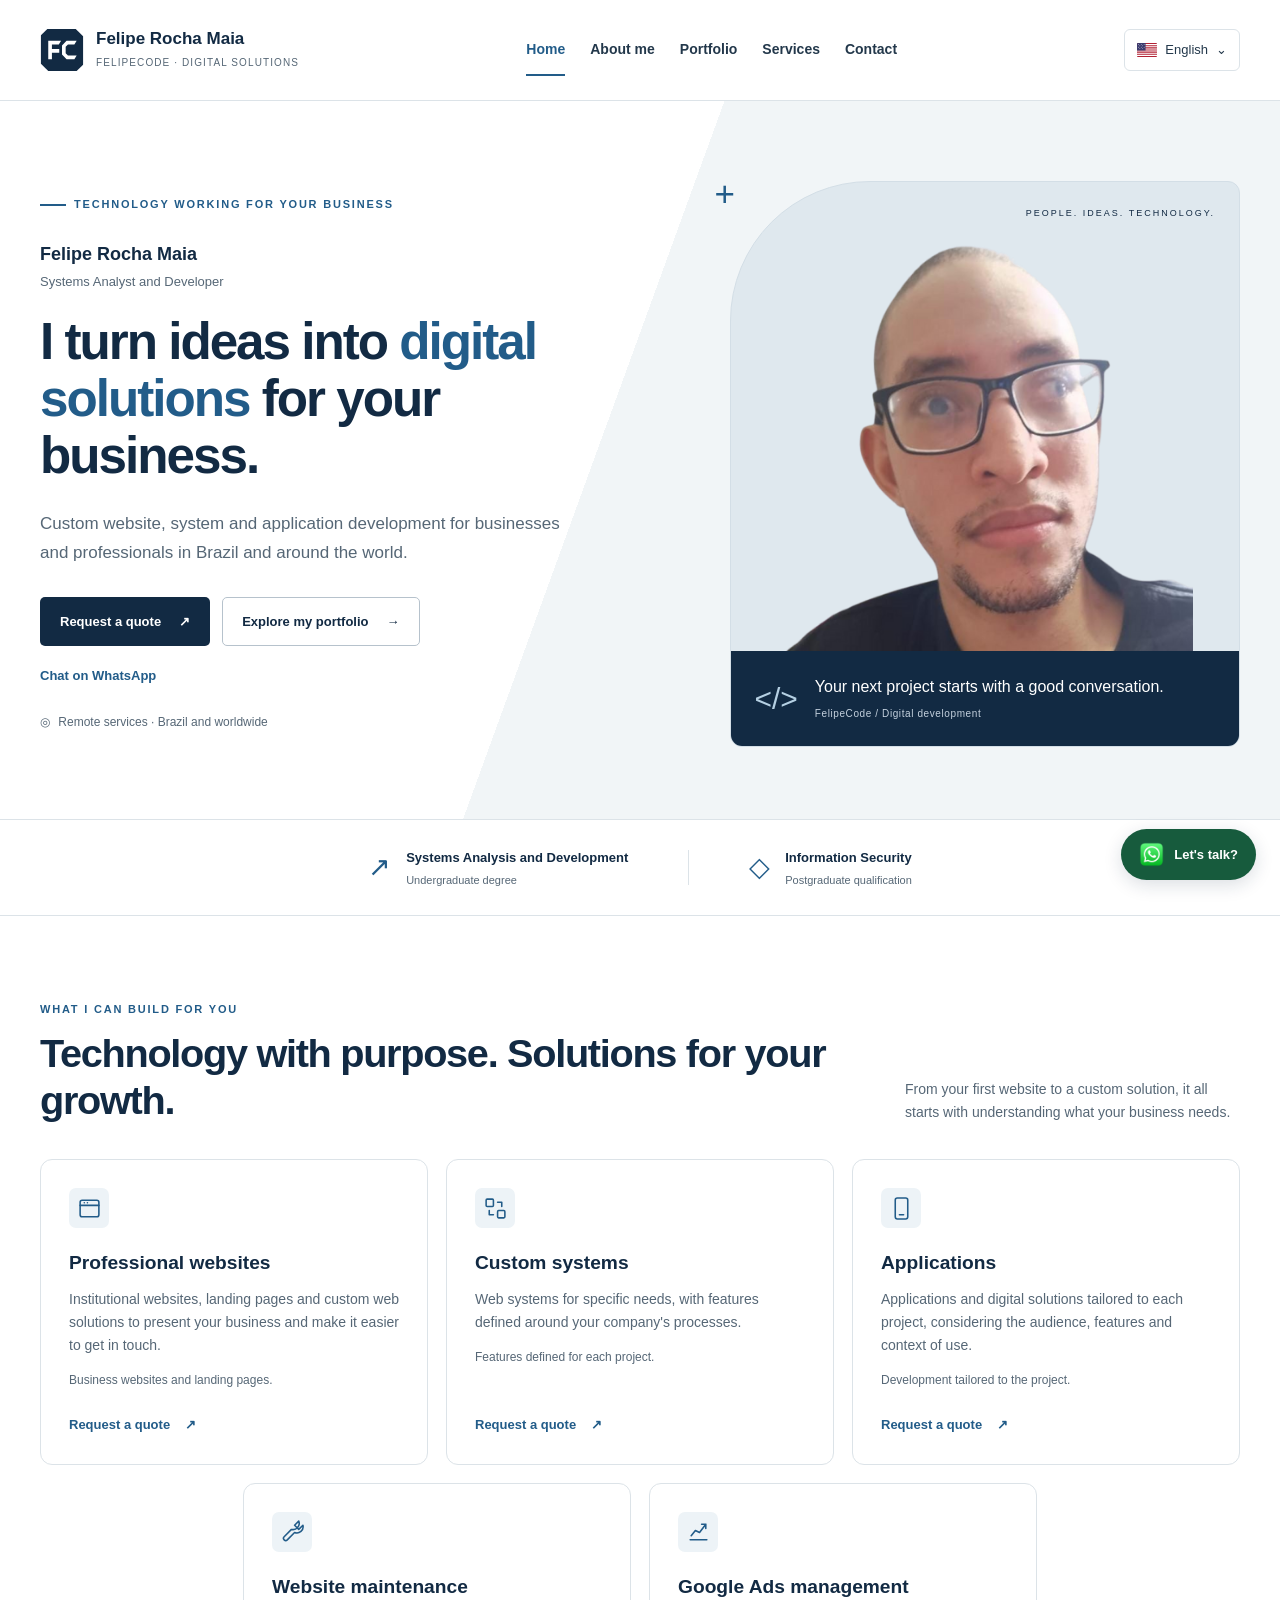
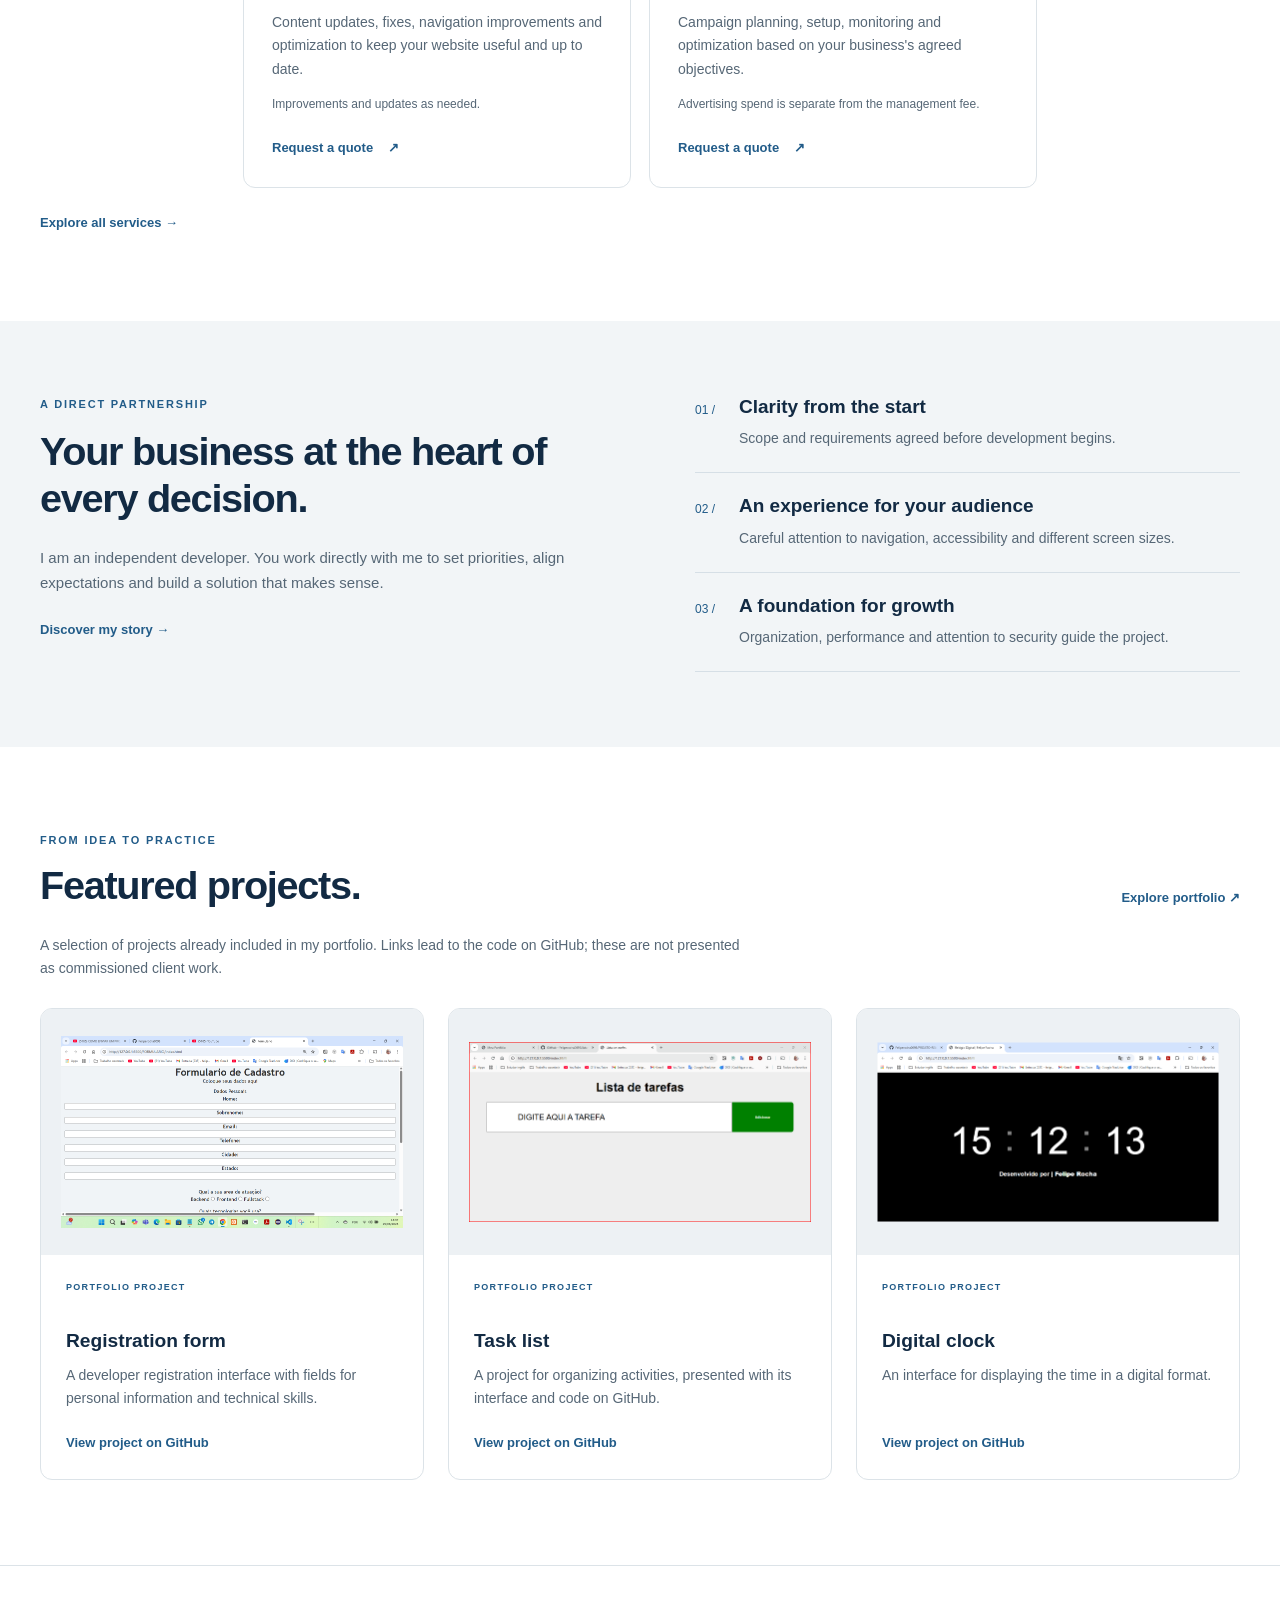
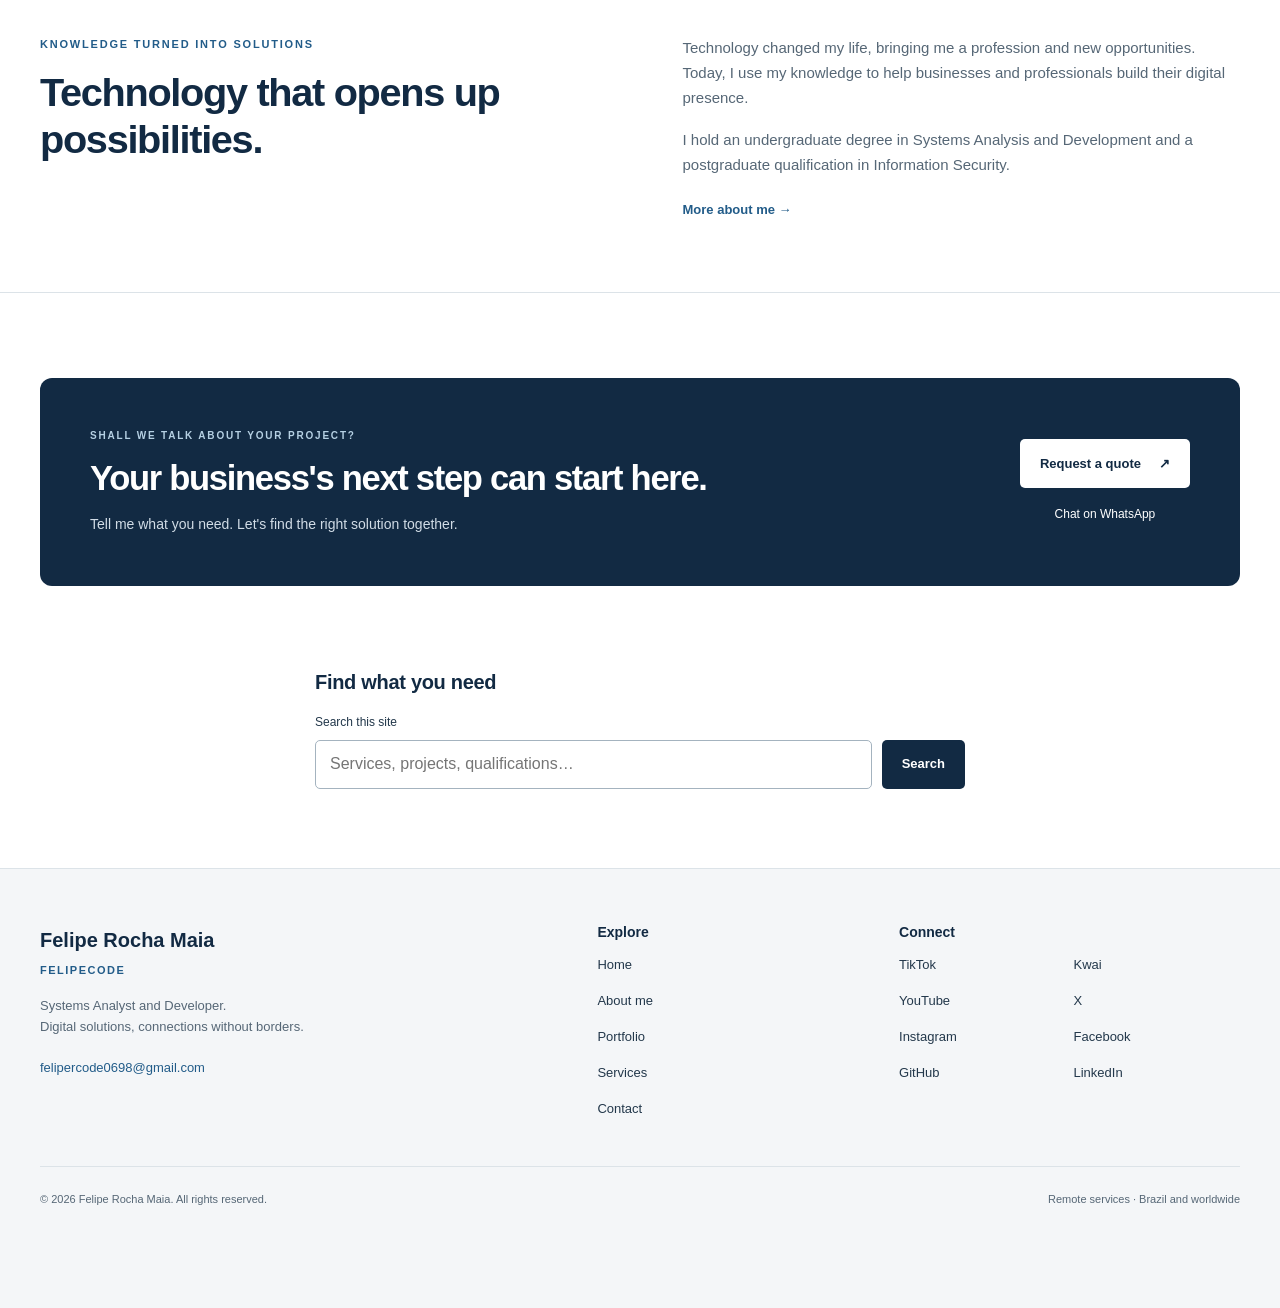
<file: index.html>
<!DOCTYPE html>
<html lang="pt-BR">
<head>
<meta charset="UTF-8">
<meta name="viewport" content="width=device-width, initial-scale=1">
<title>Felipe Rocha Maia | Soluções digitais — FelipeCode</title>
<meta name="description" content="Sites, sistemas e aplicativos personalizados com Felipe Rocha Maia. Atendimento remoto no Brasil e no exterior. Conheça os projetos e solicite um orçamento.">
<meta name="author" content="Felipe Rocha Maia">
<meta name="theme-color" content="#122a43">
<link rel="icon" type="image/svg+xml" href="assets/icons/felipe-code.svg">
<link rel="canonical" href="https://felipercode0698.com/">
<link rel="alternate" hreflang="pt-BR" href="https://felipercode0698.com/">
<link rel="alternate" hreflang="en" href="https://felipercode0698.com/en/index.html">
<link rel="alternate" hreflang="es" href="https://felipercode0698.com/es/index.html">
<link rel="alternate" hreflang="x-default" href="https://felipercode0698.com/">
<meta property="og:type" content="website">
<meta property="og:locale" content="pt_BR">
<meta property="og:title" content="Felipe Rocha Maia | Soluções digitais — FelipeCode">
<meta property="og:description" content="Sites, sistemas e aplicativos personalizados com Felipe Rocha Maia. Atendimento remoto no Brasil e no exterior. Conheça os projetos e solicite um orçamento.">
<meta property="og:url" content="https://felipercode0698.com/">
<meta property="og:image" content="https://felipercode0698.com/img/minha-foto.png">
<meta property="og:image:alt" content="Felipe Rocha Maia">
<meta name="twitter:card" content="summary">
<link rel="stylesheet" href="assets/css/home.css?v=fc">
<link rel="stylesheet" href="assets/css/site.css?v=fc">
<script type="application/ld+json">{"@context": "https://schema.org", "@graph": [{"@type": "Person", "@id": "https://felipercode0698.com/#felipe", "name": "Felipe Rocha Maia", "url": "https://felipercode0698.com/", "image": "https://felipercode0698.com/img/minha-foto.png", "jobTitle": "Analista e Desenvolvedor de Sistemas", "sameAs": ["https://www.tiktok.com/@felipercode0698", "https://www.kwai.com/@felipercode0698", "https://www.youtube.com/@felipercode0698", "https://x.com/@felipercode0698", "https://www.instagram.com/felipercode0698/", "https://www.facebook.com/felipercode0698", "https://github.com/Feliperocha0698", "https://www.linkedin.com/in/feliperocha0698/"]}, {"@type": "WebSite", "@id": "https://felipercode0698.com/#website", "url": "https://felipercode0698.com/", "name": "Felipe Rocha Maia — FelipeCode", "inLanguage": ["pt-BR", "en", "es"], "publisher": {"@id": "https://felipercode0698.com/#felipe"}}, {"@type": "WebPage", "@id": "https://felipercode0698.com/#page", "url": "https://felipercode0698.com/", "name": "Início | Felipe Rocha Maia", "description": "Sites, sistemas e aplicativos personalizados com Felipe Rocha Maia. Atendimento remoto no Brasil e no exterior. Conheça os projetos e solicite um orçamento.", "inLanguage": "pt-BR", "isPartOf": {"@id": "https://felipercode0698.com/#website"}, "about": {"@id": "https://felipercode0698.com/#felipe"}}]}</script>
<script id="site-data" type="application/json">{"lang": "pt-BR", "page": 0, "routes": {"pt-BR": "index.html", "en": "en/index.html", "es": "es/index.html"}, "ui": {"skip": "Ir para o conteúdo", "mainNav": "Navegação principal", "footerNav": "Navegação do rodapé", "language": "Escolher idioma", "quote": "Solicitar orçamento", "portfolio": "Conheça meu portfólio", "whatsapp": "Conversar pelo WhatsApp", "remote": "Atendimento remoto · Brasil e exterior", "newTab": " (abre em nova aba)", "explore": "Explore", "connect": "Conecte-se", "rights": "Todos os direitos reservados.", "footerText": "Soluções digitais, conexões sem fronteiras.", "floating": "Vamos conversar?", "searchHeading": "Encontre o que procura", "searchLabel": "Buscar no site", "searchPlaceholder": "Serviços, projetos, formação…", "searchButton": "Pesquisar", "searchEmpty": "Digite um termo para pesquisar.", "searchNone": "Nenhum resultado. Tente serviços, projetos, formação ou contato.", "searchFound": "Páginas encontradas:", "all": "Todos", "code": "Ver projeto no GitHub", "projectType": "Projeto de portfólio", "technologies": "Tecnologias", "noProjects": "Ainda não há projetos publicados nesta categoria.", "filters": "Filtrar projetos por categoria", "filterCount": "Projetos exibidos:", "moreAbout": "Conheça minha trajetória", "allServices": "Conheça todos os serviços", "allProjects": "Explorar portfólio", "learnAbout": "Mais sobre mim", "next": "O próximo passo", "ctaTitle": "O próximo passo do seu negócio pode começar aqui.", "ctaText": "Conte o que você precisa. Vamos avaliar juntos a melhor solução.", "ctaEyebrow": "Vamos conversar sobre o seu projeto?"}, "contact": {"eyebrow": "Uma boa conversa é o primeiro passo", "title": "Vamos falar sobre o seu projeto?", "intro": "Conte sua ideia, o desafio do seu negócio e o que você gostaria de construir. O atendimento pode ser realizado remotamente, no Brasil e no exterior.", "directTitle": "Fale diretamente comigo", "directText": "Enquanto o formulário aguarda configuração, utilize o WhatsApp ou o e-mail para solicitar um orçamento.", "formTitle": "Descreva o que você precisa", "inactive": "Envio ainda não disponível. O formulário aguarda configuração e teste do Web3Forms. Nenhum dado será enviado por ele nesta versão.", "required": "Todos os campos são obrigatórios.", "name": "Nome completo", "email": "E-mail", "phone": "WhatsApp com código do país", "phoneHelp": "Inclua + e o código do país. São aceitos números internacionais.", "service": "Serviço desejado", "choose": "Selecione um serviço", "options": ["Desenvolvimento de sites", "Desenvolvimento de sistemas", "Desenvolvimento de aplicativos", "Manutenção de sites", "Gestão de Google Ads", "Outro serviço"], "description": "Descrição do projeto", "descriptionHelp": "Descreva o objetivo e as funcionalidades desejadas (mínimo de 20 caracteres). Não inclua senhas ou informações confidenciais.", "privacy": "Quando o envio for ativado, os dados informados serão encaminhados pelo Web3Forms para responder à sua solicitação. Nesta versão, não são enviados nem armazenados pelo site.", "submit": "Validar solicitação (envio indisponível)", "send": "Enviar solicitação", "sending": "Enviando…", "validInactive": "Os campos foram validados. Nenhum dado foi enviado: o Web3Forms ainda não está configurado. Entre em contato pelo WhatsApp ou e-mail.", "invalid": "Revise os campos indicados antes de continuar.", "nameError": "Informe seu nome completo.", "emailError": "Informe um endereço de e-mail válido.", "phoneError": "Informe um número internacional com + e de 7 a 15 dígitos.", "serviceError": "Selecione o serviço desejado.", "descriptionError": "Descreva o projeto com pelo menos 20 caracteres.", "success": "O Web3Forms aceitou sua solicitação. Obrigado pelo contato.", "failure": "Não foi possível confirmar o envio. Tente novamente mais tarde ou utilize o WhatsApp ou e-mail.", "spam": "Não foi possível enviar esta solicitação. Utilize um dos canais de contato.", "nojs": "Ative o JavaScript para validar o formulário. Você também pode entrar em contato por WhatsApp ou e-mail.", "ready": "O envio utiliza Web3Forms. Você também pode entrar em contato diretamente por WhatsApp ou e-mail.", "privacyActive": "Os dados deste formulário serão encaminhados pelo Web3Forms para responder à sua solicitação. Não inclua dados sensíveis.", "directActive": "Utilize o formulário, o WhatsApp ou o e-mail para conversar sobre o seu projeto.", "honeypot": "Deixe este campo vazio"}, "search": [{"title": "Início", "url": "index.html", "terms": "Início Sites, sistemas e aplicativos personalizados com Felipe Rocha Maia. Atendimento remoto no Brasil e no exterior. Conheça os projetos e solicite um orçamento."}, {"title": "Sobre mim", "url": "sobre-mim.html", "terms": "Sobre mim Conheça Felipe Rocha Maia, sua trajetória, formação em Análise e Desenvolvimento de Sistemas e pós-graduação em Segurança da Informação. Análise e Desenvolvimento de Sistemas Segurança da Informação"}, {"title": "Portfólio", "url": "portfolio.html", "terms": "Portfólio Explore os projetos de portfólio de Felipe Rocha Maia: formulário de cadastro, lista de tarefas e relógio digital, com links para o código no GitHub. Formulário de cadastro Interface de cadastro de desenvolvedores com campos para informações pessoais e habilidades técnicas. Lista de tarefas Projeto para organização de atividades, apresentado com sua interface e código no GitHub. Relógio digital Uma interface para apresentação da hora em formato digital."}, {"title": "Serviços", "url": "servicos.html", "terms": "Serviços Sites, sistemas, aplicativos, manutenção de sites e gestão de Google Ads. Soluções personalizadas com Felipe Rocha Maia e orçamento conforme o projeto. Sites profissionais Sistemas personalizados Aplicativos Manutenção de sites Gestão de Google Ads"}, {"title": "Contato", "url": "contato.html", "terms": "Contato Converse com Felipe Rocha Maia sobre seu projeto. Atendimento remoto, contato por WhatsApp e e-mail e formulário de orçamento em preparação."}]}</script>
<script src="js/home.js" defer></script>

</head>
<body>
<a class="skip-link" href="#conteudo">Ir para o conteúdo</a>

<header class="site-header">
<div class="container header-inner"><a class="brand" href="index.html" aria-label="Felipe Rocha Maia — Início"><img class="brand-mark" src="assets/icons/felipe-code.svg" alt="" width="44" height="48"><span><strong>Felipe Rocha Maia</strong><span class="brand-sub">FelipeCode · Soluções digitais</span></span></a>
<nav class="primary-nav" aria-label="Navegação principal"><a href="index.html" aria-current="page">Início</a><a href="sobre-mim.html">Sobre mim</a><a href="portfolio.html">Portfólio</a><a href="servicos.html">Serviços</a><a href="contato.html">Contato</a>
</nav>
<details class="language-picker">
<summary aria-label="Escolher idioma"><img class="language-flag" src="assets/icons/br.svg" width="20" height="14" alt="" aria-hidden="true"> Português <span aria-hidden="true">⌄</span>
</summary>
<nav class="language-panel" aria-label="Escolher idioma"><a href="index.html?lang=pt-BR" data-language="pt-BR" lang="pt-BR" hreflang="pt-BR" aria-current="true"><img class="language-flag" src="assets/icons/br.svg" width="20" height="14" alt="" aria-hidden="true"> Português</a><a href="en/index.html?lang=en" data-language="en" lang="en" hreflang="en"><img class="language-flag" src="assets/icons/us.svg" width="20" height="14" alt="" aria-hidden="true"> English</a><a href="es/index.html?lang=es" data-language="es" lang="es" hreflang="es"><img class="language-flag" src="assets/icons/es.svg" width="20" height="14" alt="" aria-hidden="true"> Español</a>
</nav>
</details>
</div>
</header>

<main id="conteudo" tabindex="-1">
<section class="hero">
<div class="container hero-grid">
<div class="hero-copy">
<p class="eyebrow"><span class="short-line" aria-hidden="true"></span>Tecnologia a serviço do seu negócio
</p>
<p class="professional-name">Felipe Rocha Maia
</p>
<p class="professional-title">Analista e Desenvolvedor de Sistemas
</p>
<h1>Transformo ideias em <span>soluções digitais</span> para o seu negócio.
</h1>
<p class="hero-description">Desenvolvimento de sites, sistemas e aplicativos personalizados para empresas e profissionais no Brasil e no exterior.
</p>
<div class="hero-actions"><a class="button primary" href="contato.html">Solicitar orçamento <span aria-hidden="true">↗</span></a><a class="button secondary" href="portfolio.html">Conheça meu portfólio <span aria-hidden="true">→</span></a>
</div><a class="hero-whatsapp" href="https://wa.me/5571996345224?text=Ol%C3%A1%20Felipe" target="_blank" rel="noopener noreferrer">Conversar pelo WhatsApp<span class="sr-only"> (abre em nova aba)</span></a>
<p class="remote-note"><span aria-hidden="true">◎</span> Atendimento remoto · Brasil e exterior
</p>
</div>
<div class="portrait-wrap">
<div class="portrait-frame"><span class="portrait-label">PESSOAS. IDEIAS. TECNOLOGIA.</span><img class="portrait" src="img/minha-foto.png" alt="Felipe Rocha Maia — Analista e Desenvolvedor de Sistemas" width="480" height="480" fetchpriority="high">
<div class="portrait-caption"><span class="caption-mark" aria-hidden="true">&lt;/&gt;</span>
<div><strong>Seu próximo projeto começa com uma boa conversa.</strong><span>FelipeCode / Desenvolvimento digital</span>
</div>
</div>
</div><span class="portrait-corner" aria-hidden="true">+</span>
</div>
</div>
</section>

<div class="qualification-strip">
<div class="container qualification-inner">
<p><span aria-hidden="true">↗</span><strong>Análise e Desenvolvimento de Sistemas</strong><span>Graduação</span>
</p><span class="strip-divider" aria-hidden="true"></span>
<p><span aria-hidden="true">◇</span><strong>Segurança da Informação</strong><span>Pós-graduação</span>
</p>
</div>
</div>

<section class="section container">
<div class="section-heading">
<div>
<p class="eyebrow">O que posso desenvolver para você
</p>
<h2>Tecnologia com propósito. Soluções para o seu crescimento.
</h2>
</div>
<p>Do primeiro site a uma solução personalizada, o ponto de partida é entender o que o seu negócio precisa.
</p>
</div>
<div class="services-grid">
<article class="service-card"><span class="service-icon"><svg viewBox="0 0 24 24" fill="none" stroke="currentColor" stroke-width="1.5" stroke-linecap="round" stroke-linejoin="round" aria-hidden="true"><rect x="3" y="4" width="18" height="16" rx="2"/><path d="M3 9h18M7 6.5h.01M10 6.5h.01"/></svg></span>
<h3>Sites profissionais
</h3>
<p>Criação de sites institucionais, landing pages e soluções web personalizadas para apresentar seu negócio e facilitar o contato.
</p>
<p class="service-detail">Sites institucionais e landing pages.
</p><a class="text-link" href="contato.html?service=0">Solicitar orçamento <span aria-hidden="true">↗</span></a>
</article>
<article class="service-card"><span class="service-icon"><svg viewBox="0 0 24 24" fill="none" stroke="currentColor" stroke-width="1.5" stroke-linecap="round" stroke-linejoin="round" aria-hidden="true"><rect x="3" y="3" width="7" height="7" rx="1"/><rect x="14" y="14" width="7" height="7" rx="1"/><path d="M14 6h4v4M6 14v4h4"/></svg></span>
<h3>Sistemas personalizados
</h3>
<p>Desenvolvimento de sistemas web para necessidades específicas, com funcionalidades definidas a partir dos processos da sua empresa.
</p>
<p class="service-detail">Funcionalidades definidas para cada projeto.
</p><a class="text-link" href="contato.html?service=1">Solicitar orçamento <span aria-hidden="true">↗</span></a>
</article>
<article class="service-card"><span class="service-icon"><svg viewBox="0 0 24 24" fill="none" stroke="currentColor" stroke-width="1.5" stroke-linecap="round" stroke-linejoin="round" aria-hidden="true"><rect x="6" y="2" width="12" height="20" rx="2"/><path d="M10 18h4"/></svg></span>
<h3>Aplicativos
</h3>
<p>Criação de aplicativos e soluções digitais conforme as necessidades de cada projeto, considerando o público, as funcionalidades e o contexto de uso.
</p>
<p class="service-detail">Desenvolvimento conforme o projeto.
</p><a class="text-link" href="contato.html?service=2">Solicitar orçamento <span aria-hidden="true">↗</span></a>
</article>
<article class="service-card"><span class="service-icon"><svg viewBox="0 0 24 24" fill="none" stroke="currentColor" stroke-width="1.5" stroke-linecap="round" stroke-linejoin="round" aria-hidden="true"><path d="m14 6 4-4a6 6 0 0 1-7 8L4 17a2 2 0 0 0 3 3l7-7a6 6 0 0 0 8-7l-4 4Z"/></svg></span>
<h3>Manutenção de sites
</h3>
<p>Atualização de conteúdo, correções, melhorias de navegação e otimização para manter seu site útil e atualizado.
</p>
<p class="service-detail">Melhorias e atualizações conforme a necessidade.
</p><a class="text-link" href="contato.html?service=3">Solicitar orçamento <span aria-hidden="true">↗</span></a>
</article>
<article class="service-card"><span class="service-icon"><svg viewBox="0 0 24 24" fill="none" stroke="currentColor" stroke-width="1.5" stroke-linecap="round" stroke-linejoin="round" aria-hidden="true"><path d="M4 20h16M5 16l4-5 4 2 6-8M15 5h4v4"/></svg></span>
<h3>Gestão de Google Ads
</h3>
<p>Planejamento, configuração, acompanhamento e otimização de campanhas de Google Ads conforme os objetivos definidos para o negócio.
</p>
<p class="service-detail">O investimento em anúncios é separado do valor cobrado pela gestão.
</p><a class="text-link" href="contato.html?service=4">Solicitar orçamento <span aria-hidden="true">↗</span></a>
</article>
</div><a class="text-link section-link" href="servicos.html">Conheça todos os serviços →</a>
</section>

<section class="benefits-section">
<div class="container benefits-grid">
<div>
<p class="eyebrow">Uma parceria direta
</p>
<h2>Seu negócio no centro de cada decisão.
</h2>
<p>Sou desenvolvedor independente. Você conversa diretamente comigo para definir prioridades, alinhar expectativas e construir uma solução que faça sentido.
</p><a class="text-link" href="sobre-mim.html">Conheça minha trajetória →</a>
</div>
<div class="benefit-list">
<article><span aria-hidden="true">01 /</span>
<div>
<h3>Clareza desde o início
</h3>
<p>Escopo e necessidades alinhados antes do desenvolvimento.
</p>
</div>
</article>
<article><span aria-hidden="true">02 /</span>
<div>
<h3>Experiência para o seu público
</h3>
<p>Atenção à navegação, à acessibilidade e ao uso em diferentes telas.
</p>
</div>
</article>
<article><span aria-hidden="true">03 /</span>
<div>
<h3>Uma base para evoluir
</h3>
<p>Organização, desempenho e cuidado com a segurança orientam o projeto.
</p>
</div>
</article>
</div>
</div>
</section>

<section class="section container">
<div class="section-heading">
<div>
<p class="eyebrow">Da ideia à prática
</p>
<h2>Projetos em destaque.
</h2>
</div><a class="text-link" href="portfolio.html">Explorar portfólio ↗</a>
</div>
<p class="projects-intro">Uma seleção dos projetos já apresentados no meu portfólio. Os links levam ao código no GitHub; não representam trabalhos contratados por clientes.
</p>
<div class="projects-grid" id="project-grid">
<article class="project-card" data-category="other">
<div class="project-image"><img src="img/FORMULARIO-1.png" alt="Tela do formulário de cadastro de desenvolvedores" loading="lazy" width="640" height="400">
</div>
<div class="project-body">
<p class="eyebrow">Projeto de portfólio
</p>
<h3>Formulário de cadastro
</h3>
<p>Interface de cadastro de desenvolvedores com campos para informações pessoais e habilidades técnicas.
</p><a class="text-link" href="https://github.com/Feliperocha0698/projetosfreelancer1/tree/main/FORMULARIO" target="_blank" rel="noopener noreferrer">Ver projeto no GitHub<span class="sr-only"> (abre em nova aba)</span></a>
</div>
</article>
<article class="project-card" data-category="web">
<div class="project-image"><img src="img/LISTA-DE-TAREFAS.png" alt="Interface do projeto de lista de tarefas" loading="lazy" width="640" height="400">
</div>
<div class="project-body">
<p class="eyebrow">Projeto de portfólio
</p>
<h3>Lista de tarefas
</h3>
<p>Projeto para organização de atividades, apresentado com sua interface e código no GitHub.
</p><a class="text-link" href="https://github.com/Feliperocha0698/lista-de-tarefas" target="_blank" rel="noopener noreferrer">Ver projeto no GitHub<span class="sr-only"> (abre em nova aba)</span></a>
</div>
</article>
<article class="project-card" data-category="other">
<div class="project-image"><img src="img/RELOGIO-DIGITAL.png" alt="Interface do projeto de relógio digital" loading="lazy" width="640" height="400">
</div>
<div class="project-body">
<p class="eyebrow">Projeto de portfólio
</p>
<h3>Relógio digital
</h3>
<p>Uma interface para apresentação da hora em formato digital.
</p><a class="text-link" href="https://github.com/Feliperocha0698/PROJETO-RELOGIO-DIGITAL" target="_blank" rel="noopener noreferrer">Ver projeto no GitHub<span class="sr-only"> (abre em nova aba)</span></a>
</div>
</article>
</div>
</section>

<section class="about-section">
<div class="container about-grid">
<div>
<p class="eyebrow">Conhecimento que se transforma em soluções
</p>
<h2>Tecnologia que amplia possibilidades.
</h2>
</div>
<div>
<p>A tecnologia transformou minha vida, trazendo uma profissão e novas oportunidades. Hoje, utilizo meus conhecimentos para ajudar empresas e profissionais a construir sua presença digital.
</p>
<p>Sou graduado em Análise e Desenvolvimento de Sistemas e pós-graduado em Segurança da Informação.
</p><a class="text-link" href="sobre-mim.html">Mais sobre mim →</a>
</div>
</div>
</section>
<section class="section container">
<div class="contact-banner">
<div>
<p class="eyebrow">Vamos conversar sobre o seu projeto?
</p>
<h2>O próximo passo do seu negócio pode começar aqui.
</h2>
<p>Conte o que você precisa. Vamos avaliar juntos a melhor solução.
</p>
</div>
<div class="banner-actions"><a class="button light" href="contato.html">Solicitar orçamento <span aria-hidden="true">↗</span></a><a class="" href="https://wa.me/5571996345224?text=Ol%C3%A1%20Felipe" target="_blank" rel="noopener noreferrer">Conversar pelo WhatsApp<span class="sr-only"> (abre em nova aba)</span></a>
</div>
</div>
</section>
<section class="container search-section" aria-labelledby="busca-titulo">
<h2 id="busca-titulo">Encontre o que procura
</h2>
<form id="site-search" role="search"><label for="search-input">Buscar no site</label>
<div class="search-row"><input id="search-input" name="q" type="search" placeholder="Serviços, projetos, formação…" maxlength="120" required><button class="button primary" type="submit">Pesquisar</button>
</div>
</form>
<p id="search-status" role="status">
</p>
<ul id="search-results">
</ul>
</section>
</main>

<footer class="site-footer">
<div class="container">
<div class="footer-top">
<div><a class="footer-brand" href="index.html">Felipe Rocha Maia<span>FelipeCode</span></a>
<p>Analista e Desenvolvedor de Sistemas.<br>Soluções digitais, conexões sem fronteiras.
</p><a class="email-link" href="https://mail.google.com/mail/?view=cm&amp;fs=1&amp;to=felipercode0698@gmail.com" target="_blank" rel="noopener noreferrer">felipercode0698@gmail.com<span class="sr-only"> (abre em nova aba)</span></a>
</div>
<nav aria-label="Navegação do rodapé">
<h2>Explore
</h2><a href="index.html" aria-current="page">Início</a><a href="sobre-mim.html">Sobre mim</a><a href="portfolio.html">Portfólio</a><a href="servicos.html">Serviços</a><a href="contato.html">Contato</a>
</nav>
<nav class="social-links" aria-label="Conecte-se">
<h2>Conecte-se
</h2><a class="" href="https://www.tiktok.com/@felipercode0698" target="_blank" rel="noopener noreferrer">TikTok<span class="sr-only"> (abre em nova aba)</span></a><a class="" href="https://www.kwai.com/@felipercode0698" target="_blank" rel="noopener noreferrer">Kwai<span class="sr-only"> (abre em nova aba)</span></a><a class="" href="https://www.youtube.com/@felipercode0698" target="_blank" rel="noopener noreferrer">YouTube<span class="sr-only"> (abre em nova aba)</span></a><a class="" href="https://x.com/@felipercode0698" target="_blank" rel="noopener noreferrer">X<span class="sr-only"> (abre em nova aba)</span></a><a class="" href="https://www.instagram.com/felipercode0698/" target="_blank" rel="noopener noreferrer">Instagram<span class="sr-only"> (abre em nova aba)</span></a><a class="" href="https://www.facebook.com/felipercode0698" target="_blank" rel="noopener noreferrer">Facebook<span class="sr-only"> (abre em nova aba)</span></a><a class="" href="https://github.com/Feliperocha0698" target="_blank" rel="noopener noreferrer">GitHub<span class="sr-only"> (abre em nova aba)</span></a><a class="" href="https://www.linkedin.com/in/feliperocha0698/" target="_blank" rel="noopener noreferrer">LinkedIn<span class="sr-only"> (abre em nova aba)</span></a>
</nav>
</div>
<div class="footer-bottom">
<p>© <span id="current-year">2026</span> Felipe Rocha Maia. Todos os direitos reservados.
</p>
<p>Atendimento remoto · Brasil e exterior
</p>
</div>
</div>
</footer>
<a class="floating-whatsapp" href="https://wa.me/5571996345224?text=Ol%C3%A1%20Felipe" target="_blank" rel="noopener noreferrer" aria-label="Conversar pelo WhatsApp (abre em nova aba)"><img src="img/icons/whatsapp.png" width="25" height="25" alt=""><span>Vamos conversar?</span></a>
</body>
</html>
</file>
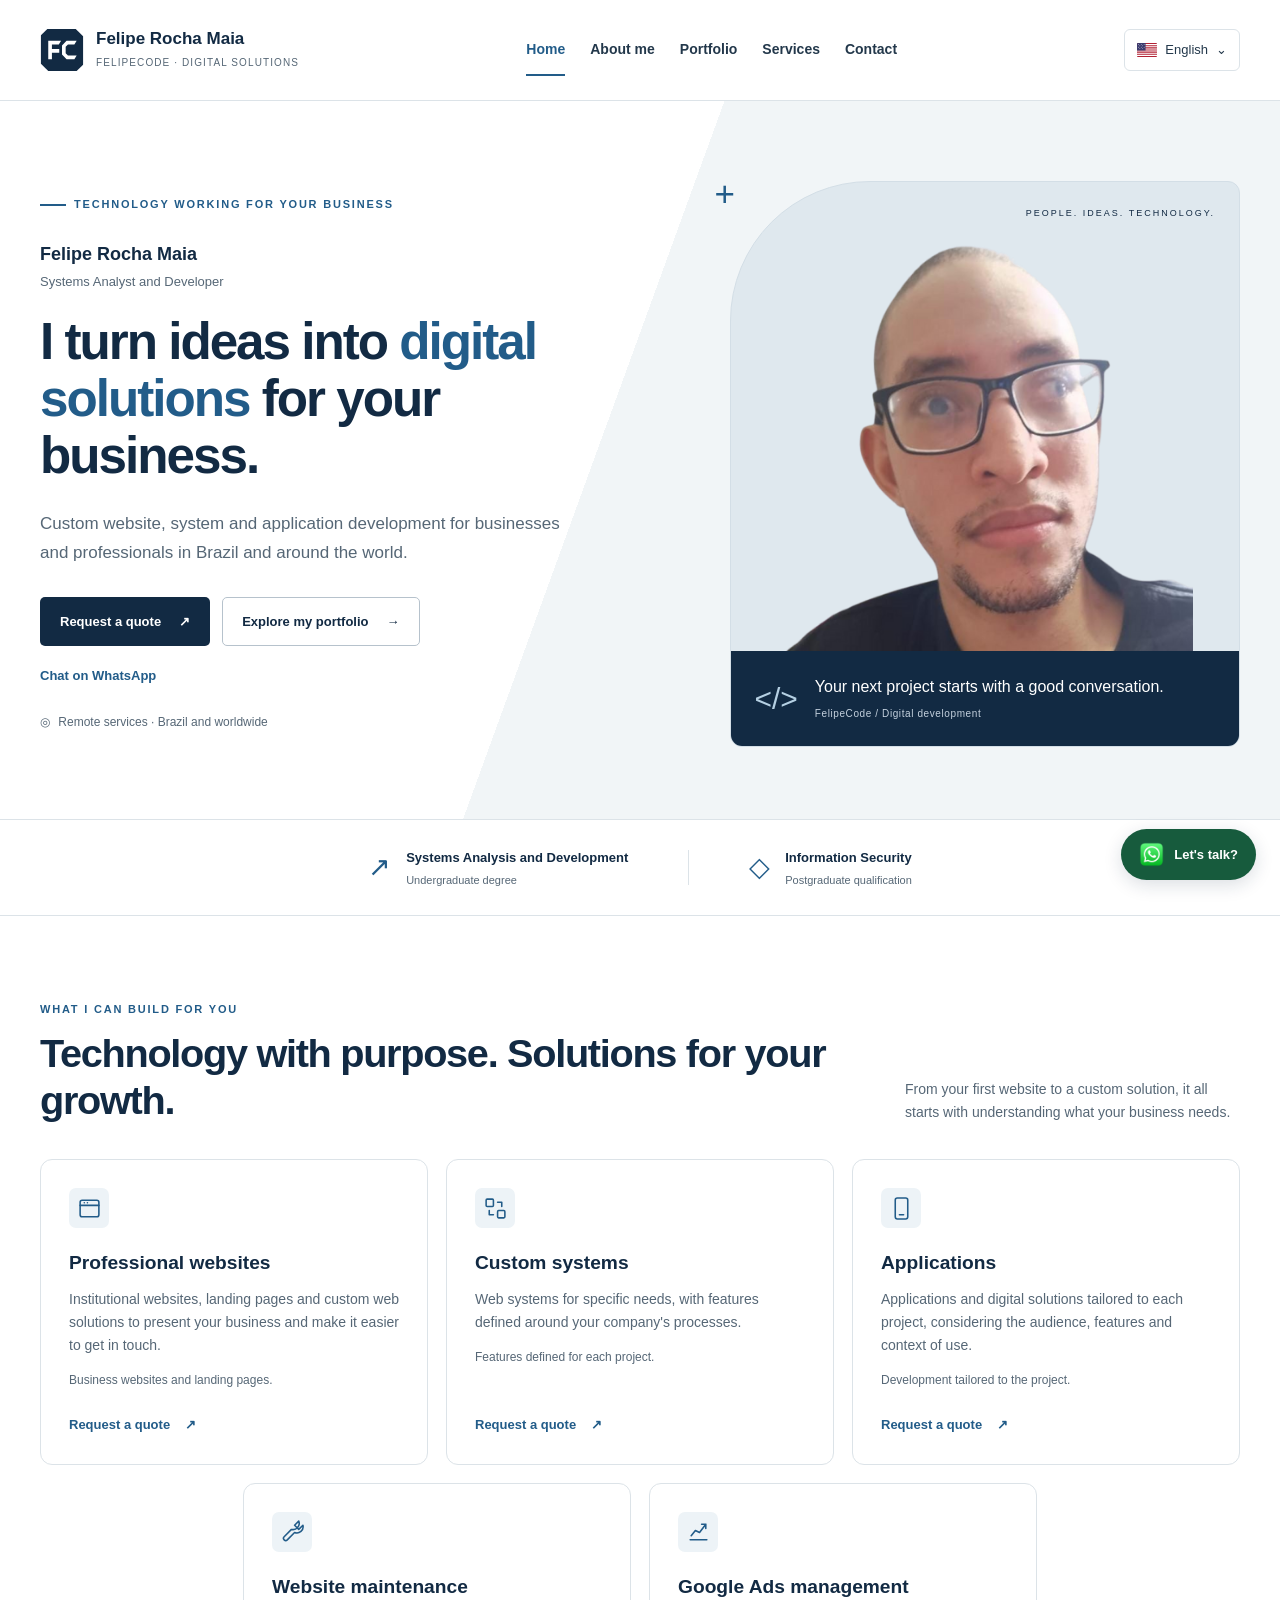
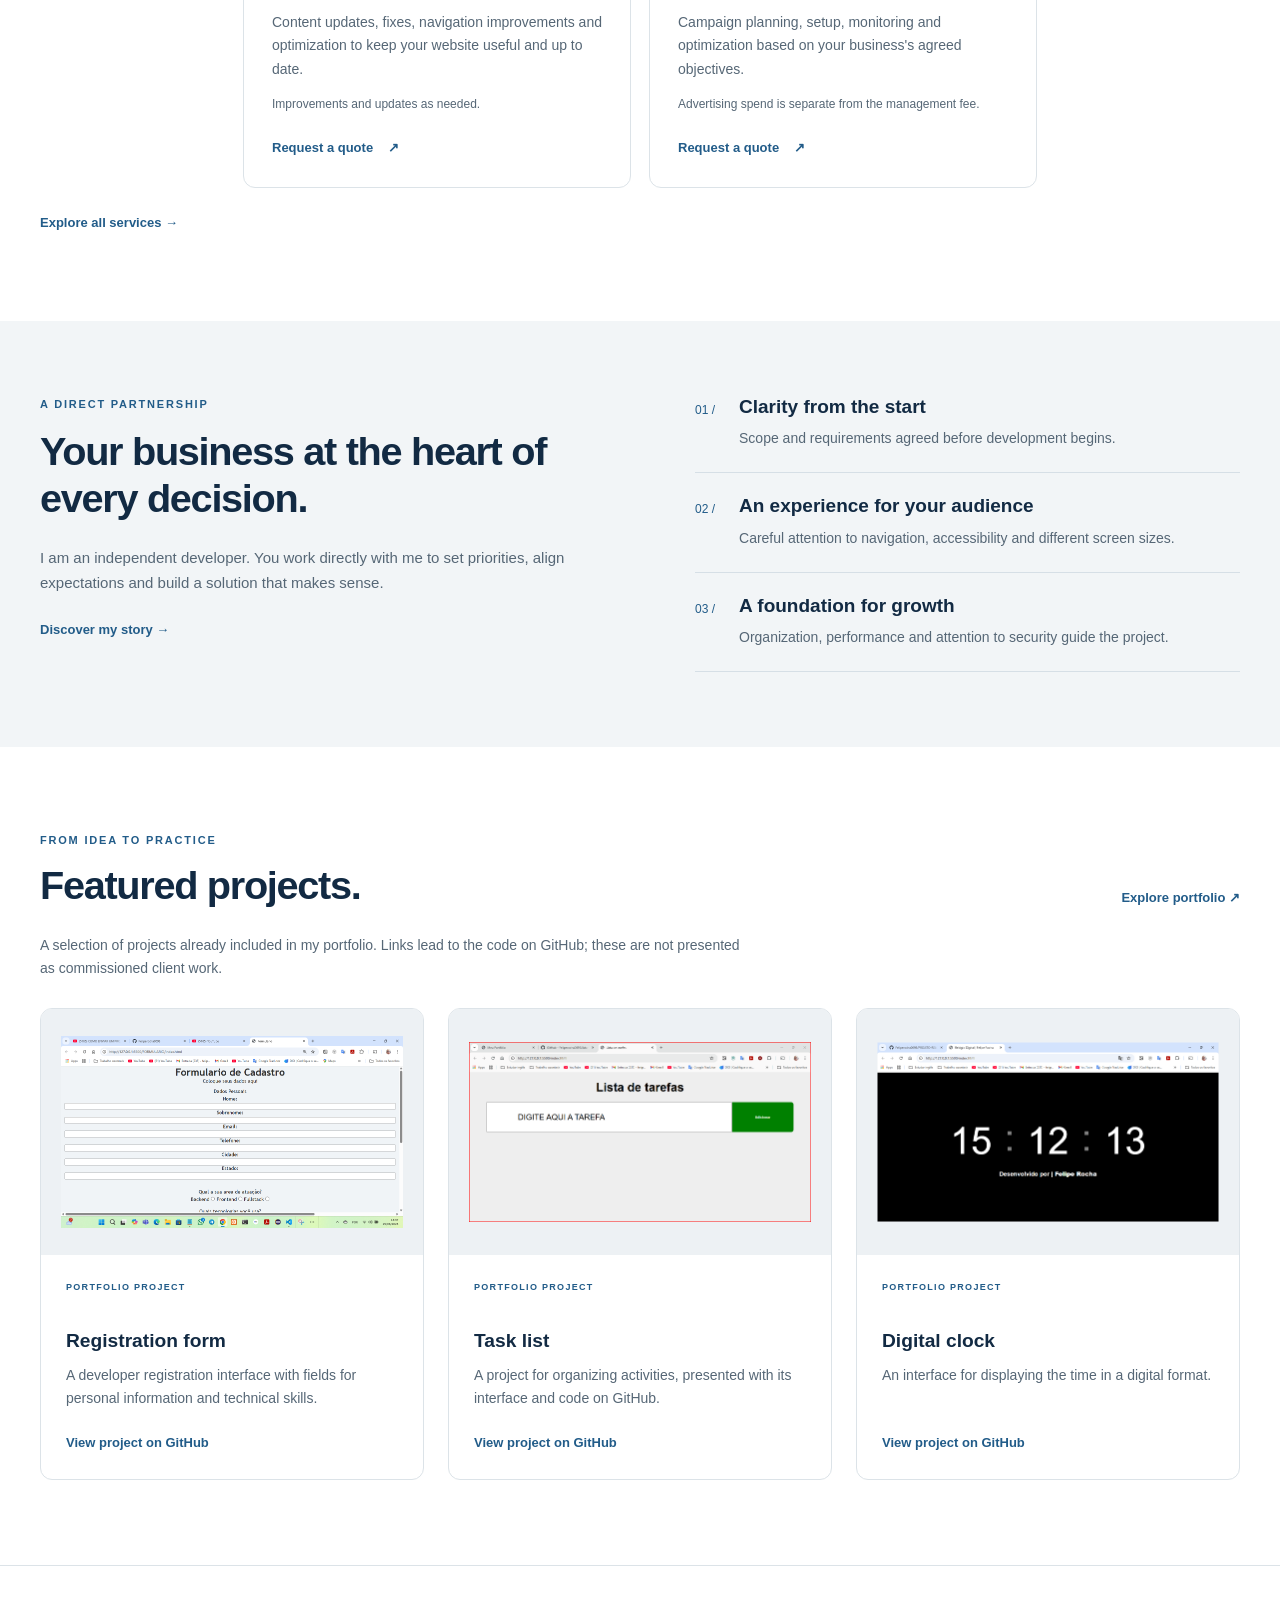
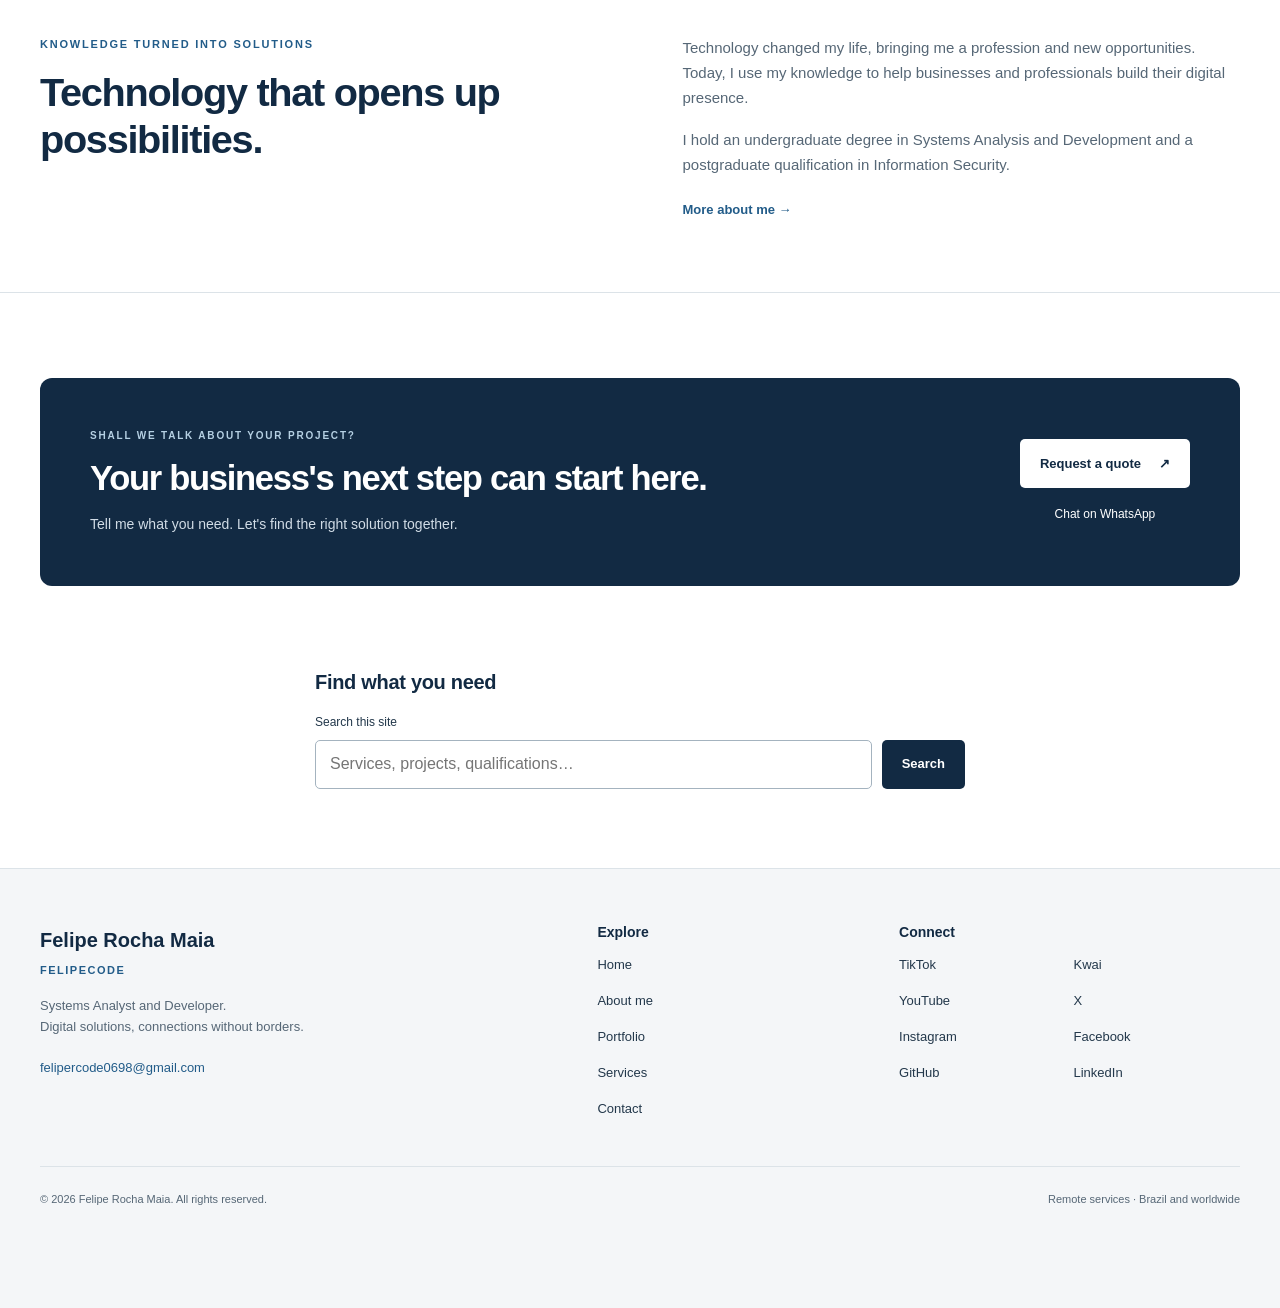
<file: en/index.html>
<!DOCTYPE html>
<html lang="en">
<head>
<meta charset="UTF-8">
<meta name="viewport" content="width=device-width, initial-scale=1">
<title>Felipe Rocha Maia | Digital solutions — FelipeCode</title>
<meta name="description" content="Custom websites, systems and applications with Felipe Rocha Maia. Remote services in Brazil and internationally. Explore the projects and request a quote.">
<meta name="author" content="Felipe Rocha Maia">
<meta name="theme-color" content="#122a43">
<link rel="icon" type="image/svg+xml" href="../assets/icons/felipe-code.svg">
<link rel="canonical" href="https://felipercode0698.com/en/index.html">
<link rel="alternate" hreflang="pt-BR" href="https://felipercode0698.com/">
<link rel="alternate" hreflang="en" href="https://felipercode0698.com/en/index.html">
<link rel="alternate" hreflang="es" href="https://felipercode0698.com/es/index.html">
<link rel="alternate" hreflang="x-default" href="https://felipercode0698.com/">
<meta property="og:type" content="website">
<meta property="og:locale" content="en_US">
<meta property="og:title" content="Felipe Rocha Maia | Digital solutions — FelipeCode">
<meta property="og:description" content="Custom websites, systems and applications with Felipe Rocha Maia. Remote services in Brazil and internationally. Explore the projects and request a quote.">
<meta property="og:url" content="https://felipercode0698.com/en/index.html">
<meta property="og:image" content="https://felipercode0698.com/img/minha-foto.png">
<meta property="og:image:alt" content="Felipe Rocha Maia">
<meta name="twitter:card" content="summary">
<link rel="stylesheet" href="../assets/css/home.css?v=fc">
<link rel="stylesheet" href="../assets/css/site.css?v=fc">
<script type="application/ld+json">{"@context": "https://schema.org", "@graph": [{"@type": "Person", "@id": "https://felipercode0698.com/#felipe", "name": "Felipe Rocha Maia", "url": "https://felipercode0698.com/", "image": "https://felipercode0698.com/img/minha-foto.png", "jobTitle": "Systems Analyst and Developer", "sameAs": ["https://www.tiktok.com/@felipercode0698", "https://www.kwai.com/@felipercode0698", "https://www.youtube.com/@felipercode0698", "https://x.com/@felipercode0698", "https://www.instagram.com/felipercode0698/", "https://www.facebook.com/felipercode0698", "https://github.com/Feliperocha0698", "https://www.linkedin.com/in/feliperocha0698/"]}, {"@type": "WebSite", "@id": "https://felipercode0698.com/#website", "url": "https://felipercode0698.com/", "name": "Felipe Rocha Maia — FelipeCode", "inLanguage": ["pt-BR", "en", "es"], "publisher": {"@id": "https://felipercode0698.com/#felipe"}}, {"@type": "WebPage", "@id": "https://felipercode0698.com/en/index.html#page", "url": "https://felipercode0698.com/en/index.html", "name": "Home | Felipe Rocha Maia", "description": "Custom websites, systems and applications with Felipe Rocha Maia. Remote services in Brazil and internationally. Explore the projects and request a quote.", "inLanguage": "en", "isPartOf": {"@id": "https://felipercode0698.com/#website"}, "about": {"@id": "https://felipercode0698.com/#felipe"}}]}</script>
<script id="site-data" type="application/json">{"lang": "en", "page": 0, "routes": {"pt-BR": "../index.html", "en": "index.html", "es": "../es/index.html"}, "ui": {"skip": "Skip to content", "mainNav": "Main navigation", "footerNav": "Footer navigation", "language": "Choose language", "quote": "Request a quote", "portfolio": "Explore my portfolio", "whatsapp": "Chat on WhatsApp", "remote": "Remote services · Brazil and worldwide", "newTab": " (opens in a new tab)", "explore": "Explore", "connect": "Connect", "rights": "All rights reserved.", "footerText": "Digital solutions, connections without borders.", "floating": "Let's talk?", "searchHeading": "Find what you need", "searchLabel": "Search this site", "searchPlaceholder": "Services, projects, qualifications…", "searchButton": "Search", "searchEmpty": "Enter a search term.", "searchNone": "No results. Try services, projects, qualifications or contact.", "searchFound": "Pages found:", "all": "All", "code": "View project on GitHub", "projectType": "Portfolio project", "technologies": "Technologies", "noProjects": "No projects have been published in this category yet.", "filters": "Filter projects by category", "filterCount": "Projects shown:", "moreAbout": "Discover my story", "allServices": "Explore all services", "allProjects": "Explore portfolio", "learnAbout": "More about me", "next": "The next step", "ctaTitle": "Your business's next step can start here.", "ctaText": "Tell me what you need. Let's find the right solution together.", "ctaEyebrow": "Shall we talk about your project?"}, "contact": {"eyebrow": "A good conversation is the first step", "title": "Let's talk about your project.", "intro": "Tell me about your idea, your business challenge and what you would like to build. Services can be delivered remotely, in Brazil and internationally.", "directTitle": "Talk directly with me", "directText": "While the form awaits configuration, please use WhatsApp or email to request a quote.", "formTitle": "Describe what you need", "inactive": "Sending is not available yet. The form is awaiting Web3Forms configuration and testing. No data will be sent through it in this version.", "required": "All fields are required.", "name": "Full name", "email": "Email", "phone": "WhatsApp with country code", "phoneHelp": "Include + and the country code. International numbers are accepted.", "service": "Service required", "choose": "Select a service", "options": ["Website development", "System development", "Application development", "Website maintenance", "Google Ads management", "Other service"], "description": "Project description", "descriptionHelp": "Describe your goals and required features (at least 20 characters). Do not include passwords or confidential information.", "privacy": "Once sending is activated, the information you provide will be forwarded through Web3Forms to respond to your request. In this version, it is neither sent nor stored by the website.", "submit": "Validate request (sending unavailable)", "send": "Send request", "sending": "Sending…", "validInactive": "The fields have been validated. No data was sent: Web3Forms is not configured yet. Please contact me through WhatsApp or email.", "invalid": "Review the indicated fields before continuing.", "nameError": "Enter your full name.", "emailError": "Enter a valid email address.", "phoneError": "Enter an international number with + and 7 to 15 digits.", "serviceError": "Select the service you need.", "descriptionError": "Describe your project using at least 20 characters.", "success": "Web3Forms accepted your request. Thank you for getting in touch.", "failure": "Sending could not be confirmed. Try again later or use WhatsApp or email.", "spam": "This request could not be sent. Please use one of the contact channels.", "nojs": "Enable JavaScript to validate the form. You can also get in touch through WhatsApp or email.", "ready": "Submissions use Web3Forms. You can also contact me directly through WhatsApp or email.", "privacyActive": "The information in this form will be forwarded through Web3Forms to respond to your request. Do not include sensitive data.", "directActive": "Use the form, WhatsApp or email to discuss your project.", "honeypot": "Leave this field empty"}, "search": [{"title": "Home", "url": "index.html", "terms": "Home Custom websites, systems and applications with Felipe Rocha Maia. Remote services in Brazil and internationally. Explore the projects and request a quote."}, {"title": "About me", "url": "about.html", "terms": "About me Meet Felipe Rocha Maia: his story, degree in Systems Analysis and Development, and postgraduate qualification in Information Security. Systems Analysis and Development Information Security"}, {"title": "Portfolio", "url": "portfolio.html", "terms": "Portfolio Explore Felipe Rocha Maia's portfolio: a registration form, a task list and a digital clock, with links to their source code on GitHub. Registration form A developer registration interface with fields for personal information and technical skills. Task list A project for organizing activities, presented with its interface and code on GitHub. Digital clock An interface for displaying the time in a digital format."}, {"title": "Services", "url": "services.html", "terms": "Services Websites, custom systems, applications, website maintenance and Google Ads management. Project-based quotes with Felipe Rocha Maia. Professional websites Custom systems Applications Website maintenance Google Ads management"}, {"title": "Contact", "url": "contact.html", "terms": "Contact Talk to Felipe Rocha Maia about your project. Remote services, WhatsApp and email contact, and a quote request form awaiting configuration."}]}</script>
<script src="../js/home.js" defer></script>

</head>
<body>
<a class="skip-link" href="#conteudo">Skip to content</a>

<header class="site-header">
<div class="container header-inner"><a class="brand" href="index.html" aria-label="Felipe Rocha Maia — Home"><img class="brand-mark" src="../assets/icons/felipe-code.svg" alt="" width="44" height="48"><span><strong>Felipe Rocha Maia</strong><span class="brand-sub">FelipeCode · Digital solutions</span></span></a>
<nav class="primary-nav" aria-label="Main navigation"><a href="index.html" aria-current="page">Home</a><a href="about.html">About me</a><a href="portfolio.html">Portfolio</a><a href="services.html">Services</a><a href="contact.html">Contact</a>
</nav>
<details class="language-picker">
<summary aria-label="Choose language"><img class="language-flag" src="../assets/icons/us.svg" width="20" height="14" alt="" aria-hidden="true"> English <span aria-hidden="true">⌄</span>
</summary>
<nav class="language-panel" aria-label="Choose language"><a href="../index.html?lang=pt-BR" data-language="pt-BR" lang="pt-BR" hreflang="pt-BR"><img class="language-flag" src="../assets/icons/br.svg" width="20" height="14" alt="" aria-hidden="true"> Português</a><a href="index.html?lang=en" data-language="en" lang="en" hreflang="en" aria-current="true"><img class="language-flag" src="../assets/icons/us.svg" width="20" height="14" alt="" aria-hidden="true"> English</a><a href="../es/index.html?lang=es" data-language="es" lang="es" hreflang="es"><img class="language-flag" src="../assets/icons/es.svg" width="20" height="14" alt="" aria-hidden="true"> Español</a>
</nav>
</details>
</div>
</header>

<main id="conteudo" tabindex="-1">
<section class="hero">
<div class="container hero-grid">
<div class="hero-copy">
<p class="eyebrow"><span class="short-line" aria-hidden="true"></span>Technology working for your business
</p>
<p class="professional-name">Felipe Rocha Maia
</p>
<p class="professional-title">Systems Analyst and Developer
</p>
<h1>I turn ideas into <span>digital solutions</span> for your business.
</h1>
<p class="hero-description">Custom website, system and application development for businesses and professionals in Brazil and around the world.
</p>
<div class="hero-actions"><a class="button primary" href="contact.html">Request a quote <span aria-hidden="true">↗</span></a><a class="button secondary" href="portfolio.html">Explore my portfolio <span aria-hidden="true">→</span></a>
</div><a class="hero-whatsapp" href="https://wa.me/5571996345224?text=Ol%C3%A1%20Felipe" target="_blank" rel="noopener noreferrer">Chat on WhatsApp<span class="sr-only"> (opens in a new tab)</span></a>
<p class="remote-note"><span aria-hidden="true">◎</span> Remote services · Brazil and worldwide
</p>
</div>
<div class="portrait-wrap">
<div class="portrait-frame"><span class="portrait-label">PEOPLE. IDEAS. TECHNOLOGY.</span><img class="portrait" src="../img/minha-foto.png" alt="Felipe Rocha Maia — Systems Analyst and Developer" width="480" height="480" fetchpriority="high">
<div class="portrait-caption"><span class="caption-mark" aria-hidden="true">&lt;/&gt;</span>
<div><strong>Your next project starts with a good conversation.</strong><span>FelipeCode / Digital development</span>
</div>
</div>
</div><span class="portrait-corner" aria-hidden="true">+</span>
</div>
</div>
</section>

<div class="qualification-strip">
<div class="container qualification-inner">
<p><span aria-hidden="true">↗</span><strong>Systems Analysis and Development</strong><span>Undergraduate degree</span>
</p><span class="strip-divider" aria-hidden="true"></span>
<p><span aria-hidden="true">◇</span><strong>Information Security</strong><span>Postgraduate qualification</span>
</p>
</div>
</div>

<section class="section container">
<div class="section-heading">
<div>
<p class="eyebrow">What I can build for you
</p>
<h2>Technology with purpose. Solutions for your growth.
</h2>
</div>
<p>From your first website to a custom solution, it all starts with understanding what your business needs.
</p>
</div>
<div class="services-grid">
<article class="service-card"><span class="service-icon"><svg viewBox="0 0 24 24" fill="none" stroke="currentColor" stroke-width="1.5" stroke-linecap="round" stroke-linejoin="round" aria-hidden="true"><rect x="3" y="4" width="18" height="16" rx="2"/><path d="M3 9h18M7 6.5h.01M10 6.5h.01"/></svg></span>
<h3>Professional websites
</h3>
<p>Institutional websites, landing pages and custom web solutions to present your business and make it easier to get in touch.
</p>
<p class="service-detail">Business websites and landing pages.
</p><a class="text-link" href="contact.html?service=0">Request a quote <span aria-hidden="true">↗</span></a>
</article>
<article class="service-card"><span class="service-icon"><svg viewBox="0 0 24 24" fill="none" stroke="currentColor" stroke-width="1.5" stroke-linecap="round" stroke-linejoin="round" aria-hidden="true"><rect x="3" y="3" width="7" height="7" rx="1"/><rect x="14" y="14" width="7" height="7" rx="1"/><path d="M14 6h4v4M6 14v4h4"/></svg></span>
<h3>Custom systems
</h3>
<p>Web systems for specific needs, with features defined around your company&#x27;s processes.
</p>
<p class="service-detail">Features defined for each project.
</p><a class="text-link" href="contact.html?service=1">Request a quote <span aria-hidden="true">↗</span></a>
</article>
<article class="service-card"><span class="service-icon"><svg viewBox="0 0 24 24" fill="none" stroke="currentColor" stroke-width="1.5" stroke-linecap="round" stroke-linejoin="round" aria-hidden="true"><rect x="6" y="2" width="12" height="20" rx="2"/><path d="M10 18h4"/></svg></span>
<h3>Applications
</h3>
<p>Applications and digital solutions tailored to each project, considering the audience, features and context of use.
</p>
<p class="service-detail">Development tailored to the project.
</p><a class="text-link" href="contact.html?service=2">Request a quote <span aria-hidden="true">↗</span></a>
</article>
<article class="service-card"><span class="service-icon"><svg viewBox="0 0 24 24" fill="none" stroke="currentColor" stroke-width="1.5" stroke-linecap="round" stroke-linejoin="round" aria-hidden="true"><path d="m14 6 4-4a6 6 0 0 1-7 8L4 17a2 2 0 0 0 3 3l7-7a6 6 0 0 0 8-7l-4 4Z"/></svg></span>
<h3>Website maintenance
</h3>
<p>Content updates, fixes, navigation improvements and optimization to keep your website useful and up to date.
</p>
<p class="service-detail">Improvements and updates as needed.
</p><a class="text-link" href="contact.html?service=3">Request a quote <span aria-hidden="true">↗</span></a>
</article>
<article class="service-card"><span class="service-icon"><svg viewBox="0 0 24 24" fill="none" stroke="currentColor" stroke-width="1.5" stroke-linecap="round" stroke-linejoin="round" aria-hidden="true"><path d="M4 20h16M5 16l4-5 4 2 6-8M15 5h4v4"/></svg></span>
<h3>Google Ads management
</h3>
<p>Campaign planning, setup, monitoring and optimization based on your business&#x27;s agreed objectives.
</p>
<p class="service-detail">Advertising spend is separate from the management fee.
</p><a class="text-link" href="contact.html?service=4">Request a quote <span aria-hidden="true">↗</span></a>
</article>
</div><a class="text-link section-link" href="services.html">Explore all services →</a>
</section>

<section class="benefits-section">
<div class="container benefits-grid">
<div>
<p class="eyebrow">A direct partnership
</p>
<h2>Your business at the heart of every decision.
</h2>
<p>I am an independent developer. You work directly with me to set priorities, align expectations and build a solution that makes sense.
</p><a class="text-link" href="about.html">Discover my story →</a>
</div>
<div class="benefit-list">
<article><span aria-hidden="true">01 /</span>
<div>
<h3>Clarity from the start
</h3>
<p>Scope and requirements agreed before development begins.
</p>
</div>
</article>
<article><span aria-hidden="true">02 /</span>
<div>
<h3>An experience for your audience
</h3>
<p>Careful attention to navigation, accessibility and different screen sizes.
</p>
</div>
</article>
<article><span aria-hidden="true">03 /</span>
<div>
<h3>A foundation for growth
</h3>
<p>Organization, performance and attention to security guide the project.
</p>
</div>
</article>
</div>
</div>
</section>

<section class="section container">
<div class="section-heading">
<div>
<p class="eyebrow">From idea to practice
</p>
<h2>Featured projects.
</h2>
</div><a class="text-link" href="portfolio.html">Explore portfolio ↗</a>
</div>
<p class="projects-intro">A selection of projects already included in my portfolio. Links lead to the code on GitHub; these are not presented as commissioned client work.
</p>
<div class="projects-grid" id="project-grid">
<article class="project-card" data-category="other">
<div class="project-image"><img src="../img/FORMULARIO-1.png" alt="Screenshot of the developer registration form" loading="lazy" width="640" height="400">
</div>
<div class="project-body">
<p class="eyebrow">Portfolio project
</p>
<h3>Registration form
</h3>
<p>A developer registration interface with fields for personal information and technical skills.
</p><a class="text-link" href="https://github.com/Feliperocha0698/projetosfreelancer1/tree/main/FORMULARIO" target="_blank" rel="noopener noreferrer">View project on GitHub<span class="sr-only"> (opens in a new tab)</span></a>
</div>
</article>
<article class="project-card" data-category="web">
<div class="project-image"><img src="../img/LISTA-DE-TAREFAS.png" alt="Screenshot of the task list project" loading="lazy" width="640" height="400">
</div>
<div class="project-body">
<p class="eyebrow">Portfolio project
</p>
<h3>Task list
</h3>
<p>A project for organizing activities, presented with its interface and code on GitHub.
</p><a class="text-link" href="https://github.com/Feliperocha0698/lista-de-tarefas" target="_blank" rel="noopener noreferrer">View project on GitHub<span class="sr-only"> (opens in a new tab)</span></a>
</div>
</article>
<article class="project-card" data-category="other">
<div class="project-image"><img src="../img/RELOGIO-DIGITAL.png" alt="Screenshot of the digital clock project" loading="lazy" width="640" height="400">
</div>
<div class="project-body">
<p class="eyebrow">Portfolio project
</p>
<h3>Digital clock
</h3>
<p>An interface for displaying the time in a digital format.
</p><a class="text-link" href="https://github.com/Feliperocha0698/PROJETO-RELOGIO-DIGITAL" target="_blank" rel="noopener noreferrer">View project on GitHub<span class="sr-only"> (opens in a new tab)</span></a>
</div>
</article>
</div>
</section>

<section class="about-section">
<div class="container about-grid">
<div>
<p class="eyebrow">Knowledge turned into solutions
</p>
<h2>Technology that opens up possibilities.
</h2>
</div>
<div>
<p>Technology changed my life, bringing me a profession and new opportunities. Today, I use my knowledge to help businesses and professionals build their digital presence.
</p>
<p>I hold an undergraduate degree in Systems Analysis and Development and a postgraduate qualification in Information Security.
</p><a class="text-link" href="about.html">More about me →</a>
</div>
</div>
</section>
<section class="section container">
<div class="contact-banner">
<div>
<p class="eyebrow">Shall we talk about your project?
</p>
<h2>Your business&#x27;s next step can start here.
</h2>
<p>Tell me what you need. Let&#x27;s find the right solution together.
</p>
</div>
<div class="banner-actions"><a class="button light" href="contact.html">Request a quote <span aria-hidden="true">↗</span></a><a class="" href="https://wa.me/5571996345224?text=Ol%C3%A1%20Felipe" target="_blank" rel="noopener noreferrer">Chat on WhatsApp<span class="sr-only"> (opens in a new tab)</span></a>
</div>
</div>
</section>
<section class="container search-section" aria-labelledby="busca-titulo">
<h2 id="busca-titulo">Find what you need
</h2>
<form id="site-search" role="search"><label for="search-input">Search this site</label>
<div class="search-row"><input id="search-input" name="q" type="search" placeholder="Services, projects, qualifications…" maxlength="120" required><button class="button primary" type="submit">Search</button>
</div>
</form>
<p id="search-status" role="status">
</p>
<ul id="search-results">
</ul>
</section>
</main>

<footer class="site-footer">
<div class="container">
<div class="footer-top">
<div><a class="footer-brand" href="index.html">Felipe Rocha Maia<span>FelipeCode</span></a>
<p>Systems Analyst and Developer.<br>Digital solutions, connections without borders.
</p><a class="email-link" href="https://mail.google.com/mail/?view=cm&amp;fs=1&amp;to=felipercode0698@gmail.com" target="_blank" rel="noopener noreferrer">felipercode0698@gmail.com<span class="sr-only"> (opens in a new tab)</span></a>
</div>
<nav aria-label="Footer navigation">
<h2>Explore
</h2><a href="index.html" aria-current="page">Home</a><a href="about.html">About me</a><a href="portfolio.html">Portfolio</a><a href="services.html">Services</a><a href="contact.html">Contact</a>
</nav>
<nav class="social-links" aria-label="Connect">
<h2>Connect
</h2><a class="" href="https://www.tiktok.com/@felipercode0698" target="_blank" rel="noopener noreferrer">TikTok<span class="sr-only"> (opens in a new tab)</span></a><a class="" href="https://www.kwai.com/@felipercode0698" target="_blank" rel="noopener noreferrer">Kwai<span class="sr-only"> (opens in a new tab)</span></a><a class="" href="https://www.youtube.com/@felipercode0698" target="_blank" rel="noopener noreferrer">YouTube<span class="sr-only"> (opens in a new tab)</span></a><a class="" href="https://x.com/@felipercode0698" target="_blank" rel="noopener noreferrer">X<span class="sr-only"> (opens in a new tab)</span></a><a class="" href="https://www.instagram.com/felipercode0698/" target="_blank" rel="noopener noreferrer">Instagram<span class="sr-only"> (opens in a new tab)</span></a><a class="" href="https://www.facebook.com/felipercode0698" target="_blank" rel="noopener noreferrer">Facebook<span class="sr-only"> (opens in a new tab)</span></a><a class="" href="https://github.com/Feliperocha0698" target="_blank" rel="noopener noreferrer">GitHub<span class="sr-only"> (opens in a new tab)</span></a><a class="" href="https://www.linkedin.com/in/feliperocha0698/" target="_blank" rel="noopener noreferrer">LinkedIn<span class="sr-only"> (opens in a new tab)</span></a>
</nav>
</div>
<div class="footer-bottom">
<p>© <span id="current-year">2026</span> Felipe Rocha Maia. All rights reserved.
</p>
<p>Remote services · Brazil and worldwide
</p>
</div>
</div>
</footer>
<a class="floating-whatsapp" href="https://wa.me/5571996345224?text=Ol%C3%A1%20Felipe" target="_blank" rel="noopener noreferrer" aria-label="Chat on WhatsApp (opens in a new tab)"><img src="../img/icons/whatsapp.png" width="25" height="25" alt=""><span>Let&#x27;s talk?</span></a>
</body>
</html>
</file>
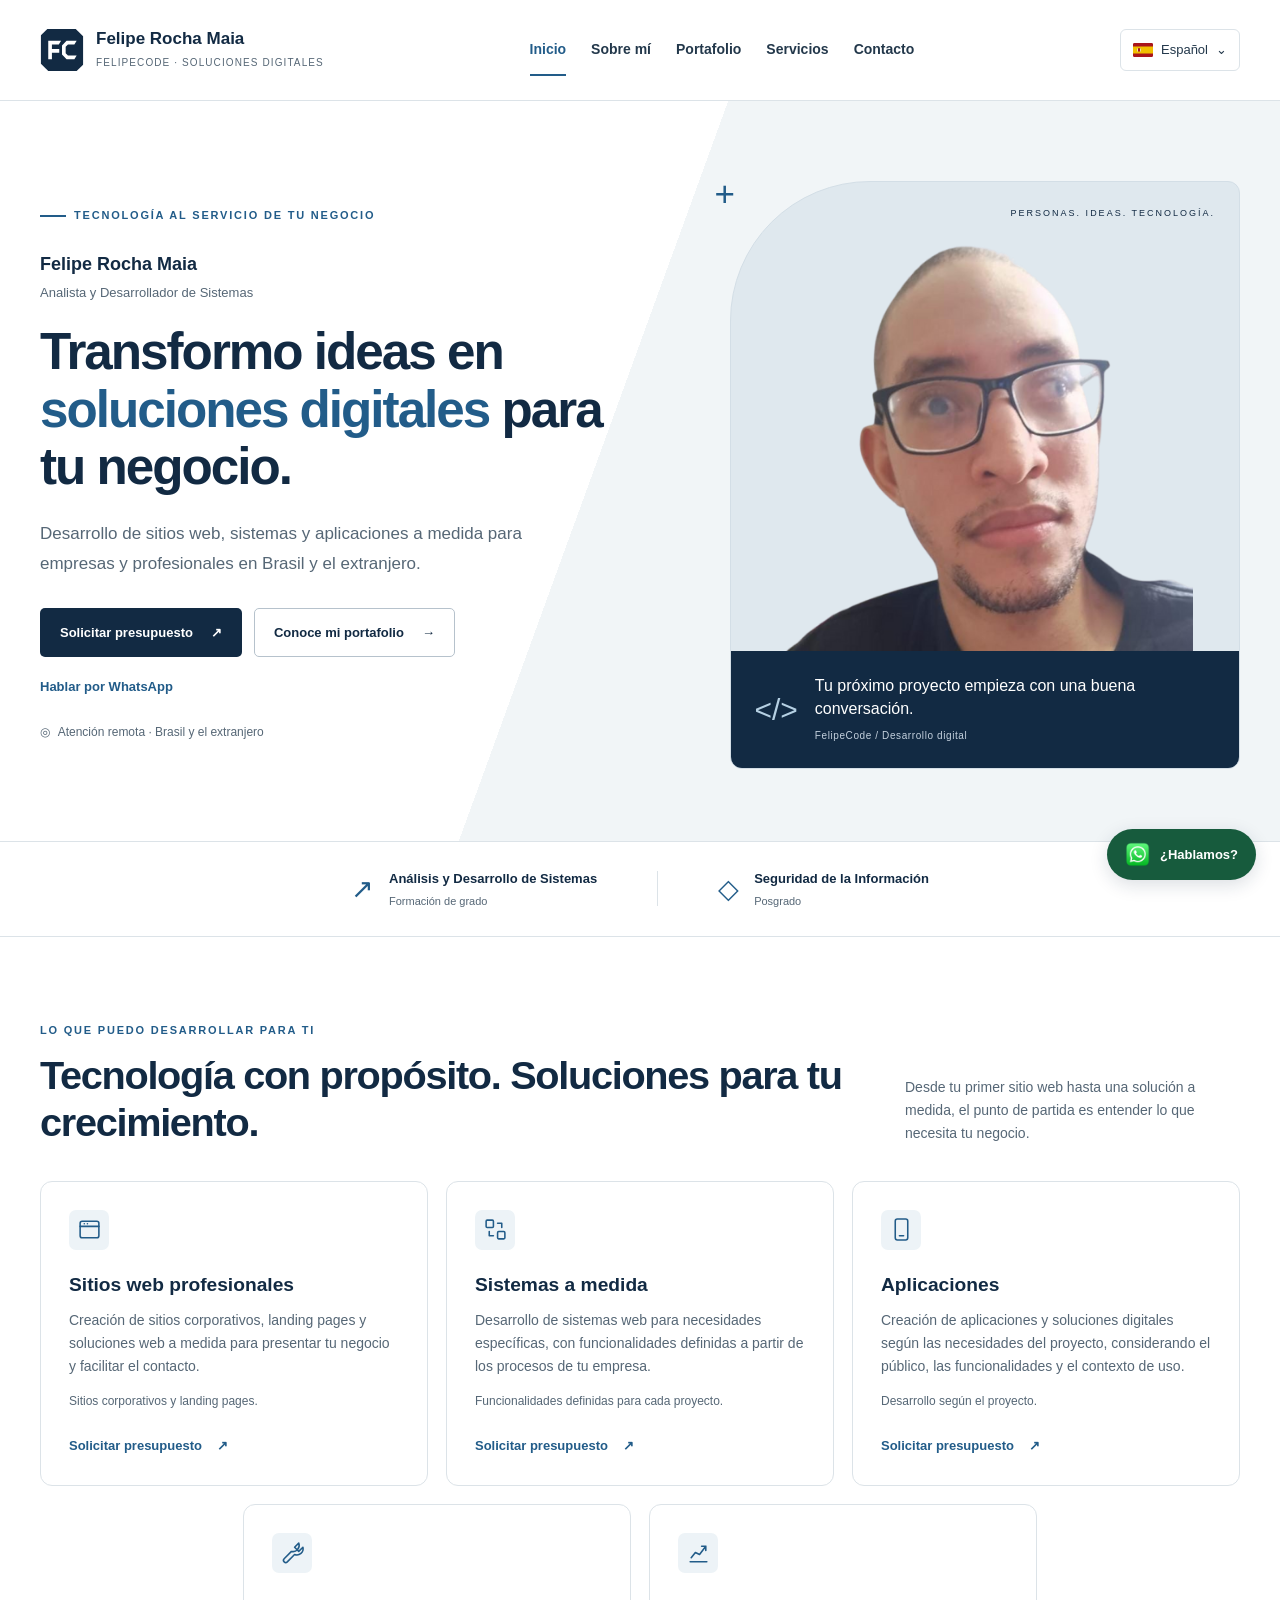
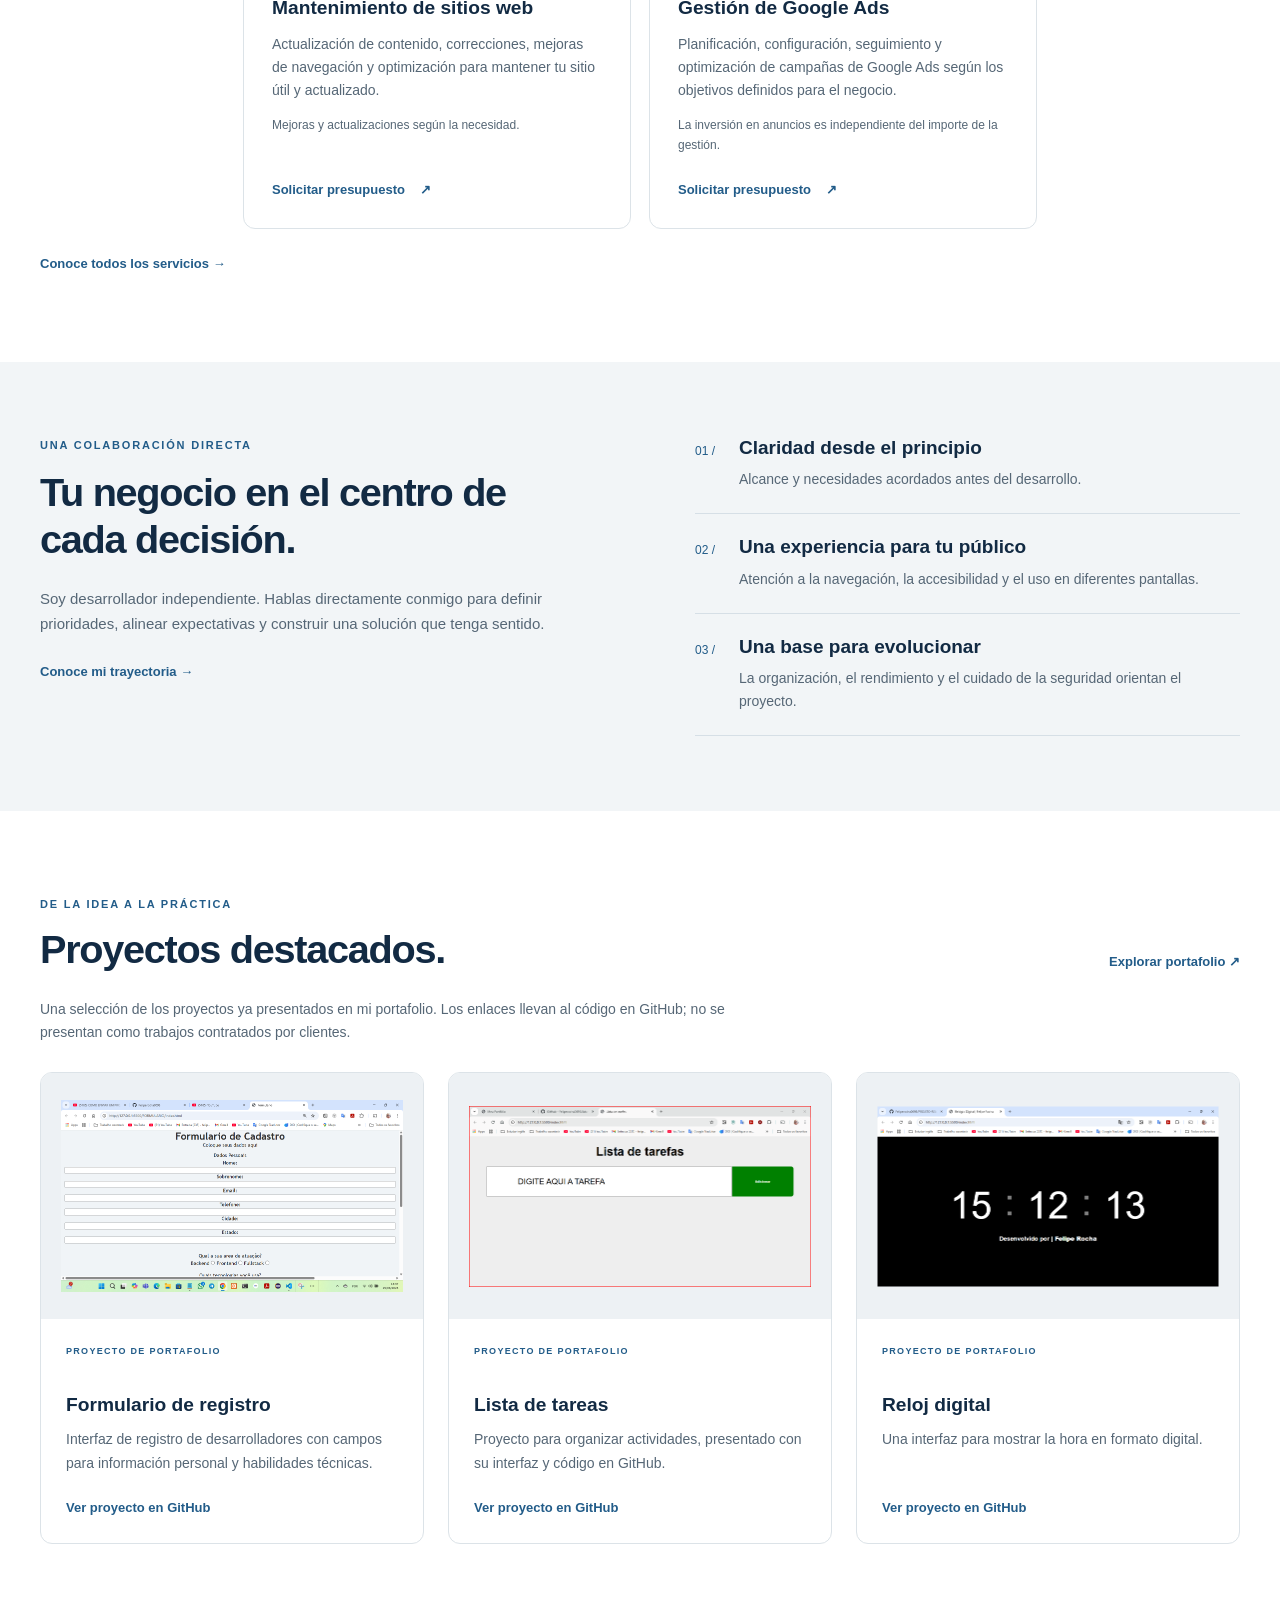
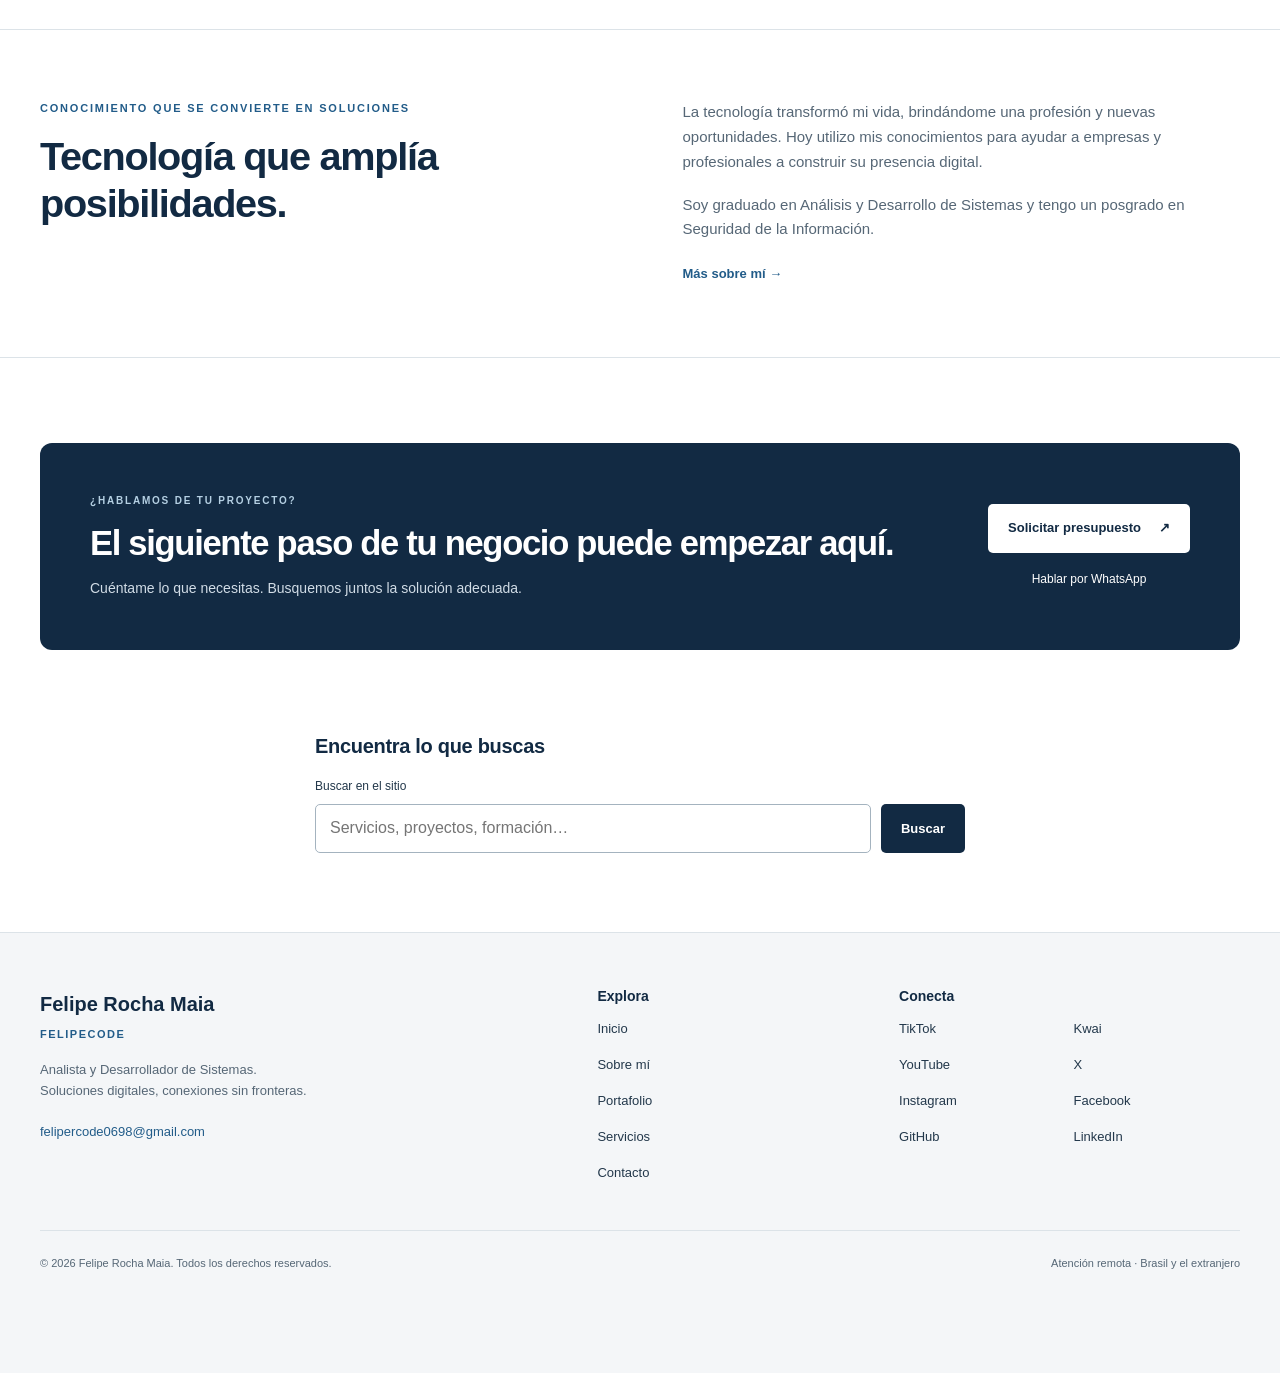
<file: es/index.html>
<!DOCTYPE html>
<html lang="es">
<head>
<meta charset="UTF-8">
<meta name="viewport" content="width=device-width, initial-scale=1">
<title>Felipe Rocha Maia | Soluciones digitales — FelipeCode</title>
<meta name="description" content="Sitios web, sistemas y aplicaciones a medida con Felipe Rocha Maia. Atención remota en Brasil y el extranjero. Conoce los proyectos y solicita un presupuesto.">
<meta name="author" content="Felipe Rocha Maia">
<meta name="theme-color" content="#122a43">
<link rel="icon" type="image/svg+xml" href="../assets/icons/felipe-code.svg">
<link rel="canonical" href="https://felipercode0698.com/es/index.html">
<link rel="alternate" hreflang="pt-BR" href="https://felipercode0698.com/">
<link rel="alternate" hreflang="en" href="https://felipercode0698.com/en/index.html">
<link rel="alternate" hreflang="es" href="https://felipercode0698.com/es/index.html">
<link rel="alternate" hreflang="x-default" href="https://felipercode0698.com/">
<meta property="og:type" content="website">
<meta property="og:locale" content="es_ES">
<meta property="og:title" content="Felipe Rocha Maia | Soluciones digitales — FelipeCode">
<meta property="og:description" content="Sitios web, sistemas y aplicaciones a medida con Felipe Rocha Maia. Atención remota en Brasil y el extranjero. Conoce los proyectos y solicita un presupuesto.">
<meta property="og:url" content="https://felipercode0698.com/es/index.html">
<meta property="og:image" content="https://felipercode0698.com/img/minha-foto.png">
<meta property="og:image:alt" content="Felipe Rocha Maia">
<meta name="twitter:card" content="summary">
<link rel="stylesheet" href="../assets/css/home.css?v=fc">
<link rel="stylesheet" href="../assets/css/site.css?v=fc">
<script type="application/ld+json">{"@context": "https://schema.org", "@graph": [{"@type": "Person", "@id": "https://felipercode0698.com/#felipe", "name": "Felipe Rocha Maia", "url": "https://felipercode0698.com/", "image": "https://felipercode0698.com/img/minha-foto.png", "jobTitle": "Analista y Desarrollador de Sistemas", "sameAs": ["https://www.tiktok.com/@felipercode0698", "https://www.kwai.com/@felipercode0698", "https://www.youtube.com/@felipercode0698", "https://x.com/@felipercode0698", "https://www.instagram.com/felipercode0698/", "https://www.facebook.com/felipercode0698", "https://github.com/Feliperocha0698", "https://www.linkedin.com/in/feliperocha0698/"]}, {"@type": "WebSite", "@id": "https://felipercode0698.com/#website", "url": "https://felipercode0698.com/", "name": "Felipe Rocha Maia — FelipeCode", "inLanguage": ["pt-BR", "en", "es"], "publisher": {"@id": "https://felipercode0698.com/#felipe"}}, {"@type": "WebPage", "@id": "https://felipercode0698.com/es/index.html#page", "url": "https://felipercode0698.com/es/index.html", "name": "Inicio | Felipe Rocha Maia", "description": "Sitios web, sistemas y aplicaciones a medida con Felipe Rocha Maia. Atención remota en Brasil y el extranjero. Conoce los proyectos y solicita un presupuesto.", "inLanguage": "es", "isPartOf": {"@id": "https://felipercode0698.com/#website"}, "about": {"@id": "https://felipercode0698.com/#felipe"}}]}</script>
<script id="site-data" type="application/json">{"lang": "es", "page": 0, "routes": {"pt-BR": "../index.html", "en": "../en/index.html", "es": "index.html"}, "ui": {"skip": "Ir al contenido", "mainNav": "Navegación principal", "footerNav": "Navegación del pie de página", "language": "Elegir idioma", "quote": "Solicitar presupuesto", "portfolio": "Conoce mi portafolio", "whatsapp": "Hablar por WhatsApp", "remote": "Atención remota · Brasil y el extranjero", "newTab": " (se abre en una nueva pestaña)", "explore": "Explora", "connect": "Conecta", "rights": "Todos los derechos reservados.", "footerText": "Soluciones digitales, conexiones sin fronteras.", "floating": "¿Hablamos?", "searchHeading": "Encuentra lo que buscas", "searchLabel": "Buscar en el sitio", "searchPlaceholder": "Servicios, proyectos, formación…", "searchButton": "Buscar", "searchEmpty": "Introduce un término de búsqueda.", "searchNone": "No hay resultados. Prueba con servicios, proyectos, formación o contacto.", "searchFound": "Páginas encontradas:", "all": "Todos", "code": "Ver proyecto en GitHub", "projectType": "Proyecto de portafolio", "technologies": "Tecnologías", "noProjects": "Todavía no hay proyectos publicados en esta categoría.", "filters": "Filtrar proyectos por categoría", "filterCount": "Proyectos mostrados:", "moreAbout": "Conoce mi trayectoria", "allServices": "Conoce todos los servicios", "allProjects": "Explorar portafolio", "learnAbout": "Más sobre mí", "next": "El siguiente paso", "ctaTitle": "El siguiente paso de tu negocio puede empezar aquí.", "ctaText": "Cuéntame lo que necesitas. Busquemos juntos la solución adecuada.", "ctaEyebrow": "¿Hablamos de tu proyecto?"}, "contact": {"eyebrow": "Una buena conversación es el primer paso", "title": "¿Hablamos de tu proyecto?", "intro": "Cuéntame tu idea, el reto de tu negocio y lo que te gustaría construir. La atención puede realizarse a distancia, en Brasil y el extranjero.", "directTitle": "Habla directamente conmigo", "directText": "Mientras el formulario espera su configuración, utiliza WhatsApp o el correo para solicitar un presupuesto.", "formTitle": "Describe lo que necesitas", "inactive": "El envío aún no está disponible. El formulario espera la configuración y las pruebas de Web3Forms. No se enviará ningún dato a través de él en esta versión.", "required": "Todos los campos son obligatorios.", "name": "Nombre completo", "email": "Correo electrónico", "phone": "WhatsApp con código de país", "phoneHelp": "Incluye + y el código del país. Se aceptan números internacionales.", "service": "Servicio deseado", "choose": "Selecciona un servicio", "options": ["Desarrollo de sitios web", "Desarrollo de sistemas", "Desarrollo de aplicaciones", "Mantenimiento de sitios web", "Gestión de Google Ads", "Otro servicio"], "description": "Descripción del proyecto", "descriptionHelp": "Describe el objetivo y las funcionalidades deseadas (mínimo de 20 caracteres). No incluyas contraseñas ni información confidencial.", "privacy": "Cuando se active el envío, los datos proporcionados se remitirán a través de Web3Forms para responder a tu solicitud. En esta versión, el sitio no los envía ni los almacena.", "submit": "Validar solicitud (envío no disponible)", "send": "Enviar solicitud", "sending": "Enviando…", "validInactive": "Los campos se han validado. No se ha enviado ningún dato: Web3Forms todavía no está configurado. Contacta por WhatsApp o correo.", "invalid": "Revisa los campos indicados antes de continuar.", "nameError": "Introduce tu nombre completo.", "emailError": "Introduce una dirección de correo válida.", "phoneError": "Introduce un número internacional con + y entre 7 y 15 dígitos.", "serviceError": "Selecciona el servicio deseado.", "descriptionError": "Describe el proyecto con al menos 20 caracteres.", "success": "Web3Forms ha aceptado tu solicitud. Gracias por contactar.", "failure": "No se ha podido confirmar el envío. Inténtalo más tarde o utiliza WhatsApp o el correo.", "spam": "No se ha podido enviar esta solicitud. Utiliza uno de los canales de contacto.", "nojs": "Activa JavaScript para validar el formulario. También puedes contactar por WhatsApp o correo.", "ready": "El envío utiliza Web3Forms. También puedes contactar directamente por WhatsApp o correo.", "privacyActive": "Los datos de este formulario se remitirán a través de Web3Forms para responder a tu solicitud. No incluyas datos sensibles.", "directActive": "Utiliza el formulario, WhatsApp o el correo para hablar de tu proyecto.", "honeypot": "Deja este campo vacío"}, "search": [{"title": "Inicio", "url": "index.html", "terms": "Inicio Sitios web, sistemas y aplicaciones a medida con Felipe Rocha Maia. Atención remota en Brasil y el extranjero. Conoce los proyectos y solicita un presupuesto."}, {"title": "Sobre mí", "url": "sobre-mi.html", "terms": "Sobre mí Conoce a Felipe Rocha Maia: su trayectoria, formación en Análisis y Desarrollo de Sistemas y posgrado en Seguridad de la Información. Análisis y Desarrollo de Sistemas Seguridad de la Información"}, {"title": "Portafolio", "url": "portafolio.html", "terms": "Portafolio Explora los proyectos de Felipe Rocha Maia: formulario de registro, lista de tareas y reloj digital, con enlaces al código en GitHub. Formulario de registro Interfaz de registro de desarrolladores con campos para información personal y habilidades técnicas. Lista de tareas Proyecto para organizar actividades, presentado con su interfaz y código en GitHub. Reloj digital Una interfaz para mostrar la hora en formato digital."}, {"title": "Servicios", "url": "servicios.html", "terms": "Servicios Sitios web, sistemas, aplicaciones, mantenimiento de sitios y gestión de Google Ads. Presupuestos según el proyecto con Felipe Rocha Maia. Sitios web profesionales Sistemas a medida Aplicaciones Mantenimiento de sitios web Gestión de Google Ads"}, {"title": "Contacto", "url": "contacto.html", "terms": "Contacto Habla con Felipe Rocha Maia sobre tu proyecto. Atención remota, contacto por WhatsApp y correo y formulario de presupuesto pendiente de configuración."}]}</script>
<script src="../js/home.js" defer></script>

</head>
<body>
<a class="skip-link" href="#conteudo">Ir al contenido</a>

<header class="site-header">
<div class="container header-inner"><a class="brand" href="index.html" aria-label="Felipe Rocha Maia — Inicio"><img class="brand-mark" src="../assets/icons/felipe-code.svg" alt="" width="44" height="48"><span><strong>Felipe Rocha Maia</strong><span class="brand-sub">FelipeCode · Soluciones digitales</span></span></a>
<nav class="primary-nav" aria-label="Navegación principal"><a href="index.html" aria-current="page">Inicio</a><a href="sobre-mi.html">Sobre mí</a><a href="portafolio.html">Portafolio</a><a href="servicios.html">Servicios</a><a href="contacto.html">Contacto</a>
</nav>
<details class="language-picker">
<summary aria-label="Elegir idioma"><img class="language-flag" src="../assets/icons/es.svg" width="20" height="14" alt="" aria-hidden="true"> Español <span aria-hidden="true">⌄</span>
</summary>
<nav class="language-panel" aria-label="Elegir idioma"><a href="../index.html?lang=pt-BR" data-language="pt-BR" lang="pt-BR" hreflang="pt-BR"><img class="language-flag" src="../assets/icons/br.svg" width="20" height="14" alt="" aria-hidden="true"> Português</a><a href="../en/index.html?lang=en" data-language="en" lang="en" hreflang="en"><img class="language-flag" src="../assets/icons/us.svg" width="20" height="14" alt="" aria-hidden="true"> English</a><a href="index.html?lang=es" data-language="es" lang="es" hreflang="es" aria-current="true"><img class="language-flag" src="../assets/icons/es.svg" width="20" height="14" alt="" aria-hidden="true"> Español</a>
</nav>
</details>
</div>
</header>

<main id="conteudo" tabindex="-1">
<section class="hero">
<div class="container hero-grid">
<div class="hero-copy">
<p class="eyebrow"><span class="short-line" aria-hidden="true"></span>Tecnología al servicio de tu negocio
</p>
<p class="professional-name">Felipe Rocha Maia
</p>
<p class="professional-title">Analista y Desarrollador de Sistemas
</p>
<h1>Transformo ideas en <span>soluciones digitales</span> para tu negocio.
</h1>
<p class="hero-description">Desarrollo de sitios web, sistemas y aplicaciones a medida para empresas y profesionales en Brasil y el extranjero.
</p>
<div class="hero-actions"><a class="button primary" href="contacto.html">Solicitar presupuesto <span aria-hidden="true">↗</span></a><a class="button secondary" href="portafolio.html">Conoce mi portafolio <span aria-hidden="true">→</span></a>
</div><a class="hero-whatsapp" href="https://wa.me/5571996345224?text=Ol%C3%A1%20Felipe" target="_blank" rel="noopener noreferrer">Hablar por WhatsApp<span class="sr-only"> (se abre en una nueva pestaña)</span></a>
<p class="remote-note"><span aria-hidden="true">◎</span> Atención remota · Brasil y el extranjero
</p>
</div>
<div class="portrait-wrap">
<div class="portrait-frame"><span class="portrait-label">PERSONAS. IDEAS. TECNOLOGÍA.</span><img class="portrait" src="../img/minha-foto.png" alt="Felipe Rocha Maia — Analista y Desarrollador de Sistemas" width="480" height="480" fetchpriority="high">
<div class="portrait-caption"><span class="caption-mark" aria-hidden="true">&lt;/&gt;</span>
<div><strong>Tu próximo proyecto empieza con una buena conversación.</strong><span>FelipeCode / Desarrollo digital</span>
</div>
</div>
</div><span class="portrait-corner" aria-hidden="true">+</span>
</div>
</div>
</section>

<div class="qualification-strip">
<div class="container qualification-inner">
<p><span aria-hidden="true">↗</span><strong>Análisis y Desarrollo de Sistemas</strong><span>Formación de grado</span>
</p><span class="strip-divider" aria-hidden="true"></span>
<p><span aria-hidden="true">◇</span><strong>Seguridad de la Información</strong><span>Posgrado</span>
</p>
</div>
</div>

<section class="section container">
<div class="section-heading">
<div>
<p class="eyebrow">Lo que puedo desarrollar para ti
</p>
<h2>Tecnología con propósito. Soluciones para tu crecimiento.
</h2>
</div>
<p>Desde tu primer sitio web hasta una solución a medida, el punto de partida es entender lo que necesita tu negocio.
</p>
</div>
<div class="services-grid">
<article class="service-card"><span class="service-icon"><svg viewBox="0 0 24 24" fill="none" stroke="currentColor" stroke-width="1.5" stroke-linecap="round" stroke-linejoin="round" aria-hidden="true"><rect x="3" y="4" width="18" height="16" rx="2"/><path d="M3 9h18M7 6.5h.01M10 6.5h.01"/></svg></span>
<h3>Sitios web profesionales
</h3>
<p>Creación de sitios corporativos, landing pages y soluciones web a medida para presentar tu negocio y facilitar el contacto.
</p>
<p class="service-detail">Sitios corporativos y landing pages.
</p><a class="text-link" href="contacto.html?service=0">Solicitar presupuesto <span aria-hidden="true">↗</span></a>
</article>
<article class="service-card"><span class="service-icon"><svg viewBox="0 0 24 24" fill="none" stroke="currentColor" stroke-width="1.5" stroke-linecap="round" stroke-linejoin="round" aria-hidden="true"><rect x="3" y="3" width="7" height="7" rx="1"/><rect x="14" y="14" width="7" height="7" rx="1"/><path d="M14 6h4v4M6 14v4h4"/></svg></span>
<h3>Sistemas a medida
</h3>
<p>Desarrollo de sistemas web para necesidades específicas, con funcionalidades definidas a partir de los procesos de tu empresa.
</p>
<p class="service-detail">Funcionalidades definidas para cada proyecto.
</p><a class="text-link" href="contacto.html?service=1">Solicitar presupuesto <span aria-hidden="true">↗</span></a>
</article>
<article class="service-card"><span class="service-icon"><svg viewBox="0 0 24 24" fill="none" stroke="currentColor" stroke-width="1.5" stroke-linecap="round" stroke-linejoin="round" aria-hidden="true"><rect x="6" y="2" width="12" height="20" rx="2"/><path d="M10 18h4"/></svg></span>
<h3>Aplicaciones
</h3>
<p>Creación de aplicaciones y soluciones digitales según las necesidades del proyecto, considerando el público, las funcionalidades y el contexto de uso.
</p>
<p class="service-detail">Desarrollo según el proyecto.
</p><a class="text-link" href="contacto.html?service=2">Solicitar presupuesto <span aria-hidden="true">↗</span></a>
</article>
<article class="service-card"><span class="service-icon"><svg viewBox="0 0 24 24" fill="none" stroke="currentColor" stroke-width="1.5" stroke-linecap="round" stroke-linejoin="round" aria-hidden="true"><path d="m14 6 4-4a6 6 0 0 1-7 8L4 17a2 2 0 0 0 3 3l7-7a6 6 0 0 0 8-7l-4 4Z"/></svg></span>
<h3>Mantenimiento de sitios web
</h3>
<p>Actualización de contenido, correcciones, mejoras de navegación y optimización para mantener tu sitio útil y actualizado.
</p>
<p class="service-detail">Mejoras y actualizaciones según la necesidad.
</p><a class="text-link" href="contacto.html?service=3">Solicitar presupuesto <span aria-hidden="true">↗</span></a>
</article>
<article class="service-card"><span class="service-icon"><svg viewBox="0 0 24 24" fill="none" stroke="currentColor" stroke-width="1.5" stroke-linecap="round" stroke-linejoin="round" aria-hidden="true"><path d="M4 20h16M5 16l4-5 4 2 6-8M15 5h4v4"/></svg></span>
<h3>Gestión de Google Ads
</h3>
<p>Planificación, configuración, seguimiento y optimización de campañas de Google Ads según los objetivos definidos para el negocio.
</p>
<p class="service-detail">La inversión en anuncios es independiente del importe de la gestión.
</p><a class="text-link" href="contacto.html?service=4">Solicitar presupuesto <span aria-hidden="true">↗</span></a>
</article>
</div><a class="text-link section-link" href="servicios.html">Conoce todos los servicios →</a>
</section>

<section class="benefits-section">
<div class="container benefits-grid">
<div>
<p class="eyebrow">Una colaboración directa
</p>
<h2>Tu negocio en el centro de cada decisión.
</h2>
<p>Soy desarrollador independiente. Hablas directamente conmigo para definir prioridades, alinear expectativas y construir una solución que tenga sentido.
</p><a class="text-link" href="sobre-mi.html">Conoce mi trayectoria →</a>
</div>
<div class="benefit-list">
<article><span aria-hidden="true">01 /</span>
<div>
<h3>Claridad desde el principio
</h3>
<p>Alcance y necesidades acordados antes del desarrollo.
</p>
</div>
</article>
<article><span aria-hidden="true">02 /</span>
<div>
<h3>Una experiencia para tu público
</h3>
<p>Atención a la navegación, la accesibilidad y el uso en diferentes pantallas.
</p>
</div>
</article>
<article><span aria-hidden="true">03 /</span>
<div>
<h3>Una base para evolucionar
</h3>
<p>La organización, el rendimiento y el cuidado de la seguridad orientan el proyecto.
</p>
</div>
</article>
</div>
</div>
</section>

<section class="section container">
<div class="section-heading">
<div>
<p class="eyebrow">De la idea a la práctica
</p>
<h2>Proyectos destacados.
</h2>
</div><a class="text-link" href="portafolio.html">Explorar portafolio ↗</a>
</div>
<p class="projects-intro">Una selección de los proyectos ya presentados en mi portafolio. Los enlaces llevan al código en GitHub; no se presentan como trabajos contratados por clientes.
</p>
<div class="projects-grid" id="project-grid">
<article class="project-card" data-category="other">
<div class="project-image"><img src="../img/FORMULARIO-1.png" alt="Captura del formulario de registro de desarrolladores" loading="lazy" width="640" height="400">
</div>
<div class="project-body">
<p class="eyebrow">Proyecto de portafolio
</p>
<h3>Formulario de registro
</h3>
<p>Interfaz de registro de desarrolladores con campos para información personal y habilidades técnicas.
</p><a class="text-link" href="https://github.com/Feliperocha0698/projetosfreelancer1/tree/main/FORMULARIO" target="_blank" rel="noopener noreferrer">Ver proyecto en GitHub<span class="sr-only"> (se abre en una nueva pestaña)</span></a>
</div>
</article>
<article class="project-card" data-category="web">
<div class="project-image"><img src="../img/LISTA-DE-TAREFAS.png" alt="Interfaz del proyecto de lista de tareas" loading="lazy" width="640" height="400">
</div>
<div class="project-body">
<p class="eyebrow">Proyecto de portafolio
</p>
<h3>Lista de tareas
</h3>
<p>Proyecto para organizar actividades, presentado con su interfaz y código en GitHub.
</p><a class="text-link" href="https://github.com/Feliperocha0698/lista-de-tarefas" target="_blank" rel="noopener noreferrer">Ver proyecto en GitHub<span class="sr-only"> (se abre en una nueva pestaña)</span></a>
</div>
</article>
<article class="project-card" data-category="other">
<div class="project-image"><img src="../img/RELOGIO-DIGITAL.png" alt="Interfaz del proyecto de reloj digital" loading="lazy" width="640" height="400">
</div>
<div class="project-body">
<p class="eyebrow">Proyecto de portafolio
</p>
<h3>Reloj digital
</h3>
<p>Una interfaz para mostrar la hora en formato digital.
</p><a class="text-link" href="https://github.com/Feliperocha0698/PROJETO-RELOGIO-DIGITAL" target="_blank" rel="noopener noreferrer">Ver proyecto en GitHub<span class="sr-only"> (se abre en una nueva pestaña)</span></a>
</div>
</article>
</div>
</section>

<section class="about-section">
<div class="container about-grid">
<div>
<p class="eyebrow">Conocimiento que se convierte en soluciones
</p>
<h2>Tecnología que amplía posibilidades.
</h2>
</div>
<div>
<p>La tecnología transformó mi vida, brindándome una profesión y nuevas oportunidades. Hoy utilizo mis conocimientos para ayudar a empresas y profesionales a construir su presencia digital.
</p>
<p>Soy graduado en Análisis y Desarrollo de Sistemas y tengo un posgrado en Seguridad de la Información.
</p><a class="text-link" href="sobre-mi.html">Más sobre mí →</a>
</div>
</div>
</section>
<section class="section container">
<div class="contact-banner">
<div>
<p class="eyebrow">¿Hablamos de tu proyecto?
</p>
<h2>El siguiente paso de tu negocio puede empezar aquí.
</h2>
<p>Cuéntame lo que necesitas. Busquemos juntos la solución adecuada.
</p>
</div>
<div class="banner-actions"><a class="button light" href="contacto.html">Solicitar presupuesto <span aria-hidden="true">↗</span></a><a class="" href="https://wa.me/5571996345224?text=Ol%C3%A1%20Felipe" target="_blank" rel="noopener noreferrer">Hablar por WhatsApp<span class="sr-only"> (se abre en una nueva pestaña)</span></a>
</div>
</div>
</section>
<section class="container search-section" aria-labelledby="busca-titulo">
<h2 id="busca-titulo">Encuentra lo que buscas
</h2>
<form id="site-search" role="search"><label for="search-input">Buscar en el sitio</label>
<div class="search-row"><input id="search-input" name="q" type="search" placeholder="Servicios, proyectos, formación…" maxlength="120" required><button class="button primary" type="submit">Buscar</button>
</div>
</form>
<p id="search-status" role="status">
</p>
<ul id="search-results">
</ul>
</section>
</main>

<footer class="site-footer">
<div class="container">
<div class="footer-top">
<div><a class="footer-brand" href="index.html">Felipe Rocha Maia<span>FelipeCode</span></a>
<p>Analista y Desarrollador de Sistemas.<br>Soluciones digitales, conexiones sin fronteras.
</p><a class="email-link" href="https://mail.google.com/mail/?view=cm&amp;fs=1&amp;to=felipercode0698@gmail.com" target="_blank" rel="noopener noreferrer">felipercode0698@gmail.com<span class="sr-only"> (se abre en una nueva pestaña)</span></a>
</div>
<nav aria-label="Navegación del pie de página">
<h2>Explora
</h2><a href="index.html" aria-current="page">Inicio</a><a href="sobre-mi.html">Sobre mí</a><a href="portafolio.html">Portafolio</a><a href="servicios.html">Servicios</a><a href="contacto.html">Contacto</a>
</nav>
<nav class="social-links" aria-label="Conecta">
<h2>Conecta
</h2><a class="" href="https://www.tiktok.com/@felipercode0698" target="_blank" rel="noopener noreferrer">TikTok<span class="sr-only"> (se abre en una nueva pestaña)</span></a><a class="" href="https://www.kwai.com/@felipercode0698" target="_blank" rel="noopener noreferrer">Kwai<span class="sr-only"> (se abre en una nueva pestaña)</span></a><a class="" href="https://www.youtube.com/@felipercode0698" target="_blank" rel="noopener noreferrer">YouTube<span class="sr-only"> (se abre en una nueva pestaña)</span></a><a class="" href="https://x.com/@felipercode0698" target="_blank" rel="noopener noreferrer">X<span class="sr-only"> (se abre en una nueva pestaña)</span></a><a class="" href="https://www.instagram.com/felipercode0698/" target="_blank" rel="noopener noreferrer">Instagram<span class="sr-only"> (se abre en una nueva pestaña)</span></a><a class="" href="https://www.facebook.com/felipercode0698" target="_blank" rel="noopener noreferrer">Facebook<span class="sr-only"> (se abre en una nueva pestaña)</span></a><a class="" href="https://github.com/Feliperocha0698" target="_blank" rel="noopener noreferrer">GitHub<span class="sr-only"> (se abre en una nueva pestaña)</span></a><a class="" href="https://www.linkedin.com/in/feliperocha0698/" target="_blank" rel="noopener noreferrer">LinkedIn<span class="sr-only"> (se abre en una nueva pestaña)</span></a>
</nav>
</div>
<div class="footer-bottom">
<p>© <span id="current-year">2026</span> Felipe Rocha Maia. Todos los derechos reservados.
</p>
<p>Atención remota · Brasil y el extranjero
</p>
</div>
</div>
</footer>
<a class="floating-whatsapp" href="https://wa.me/5571996345224?text=Ol%C3%A1%20Felipe" target="_blank" rel="noopener noreferrer" aria-label="Hablar por WhatsApp (se abre en una nueva pestaña)"><img src="../img/icons/whatsapp.png" width="25" height="25" alt=""><span>¿Hablamos?</span></a>
</body>
</html>
</file>
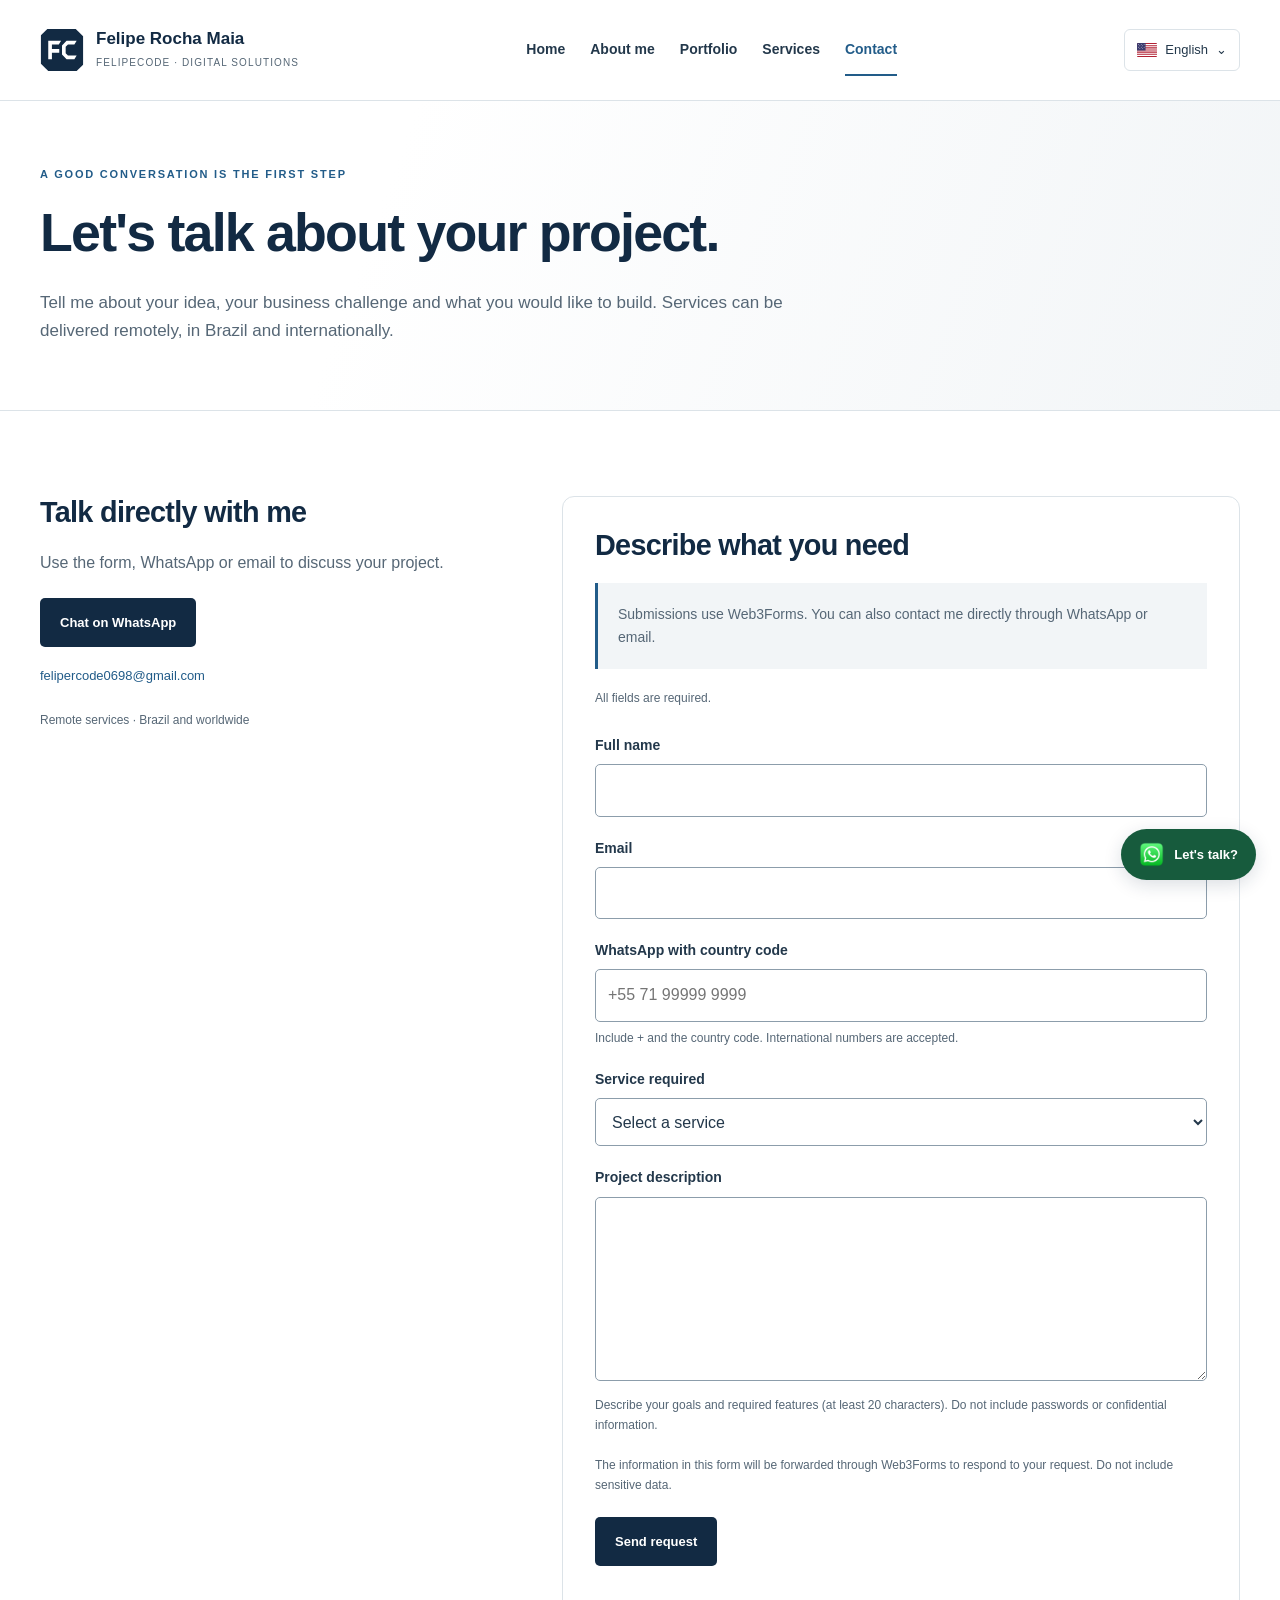
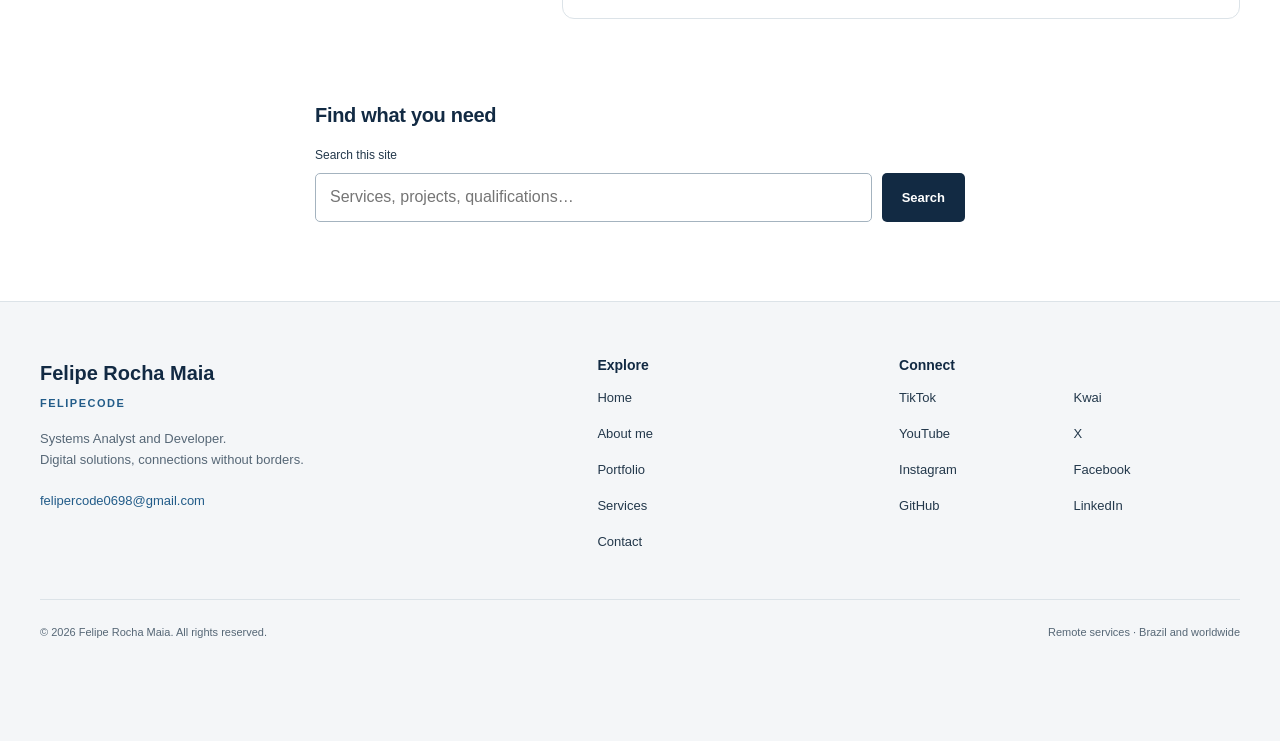
<file: contato.html>
<!DOCTYPE html>
<html lang="pt-BR">
<head>
<meta charset="UTF-8">
<meta name="viewport" content="width=device-width, initial-scale=1">
<title>Contato | Felipe Rocha Maia — FelipeCode</title>
<meta name="description" content="Converse com Felipe Rocha Maia sobre seu projeto. Atendimento remoto, contato por WhatsApp e e-mail e formulário de orçamento em preparação.">
<meta name="author" content="Felipe Rocha Maia">
<meta name="theme-color" content="#122a43">
<link rel="icon" type="image/svg+xml" href="assets/icons/felipe-code.svg">
<link rel="canonical" href="https://felipercode0698.com/contato.html">
<link rel="alternate" hreflang="pt-BR" href="https://felipercode0698.com/contato.html">
<link rel="alternate" hreflang="en" href="https://felipercode0698.com/en/contact.html">
<link rel="alternate" hreflang="es" href="https://felipercode0698.com/es/contacto.html">
<link rel="alternate" hreflang="x-default" href="https://felipercode0698.com/contato.html">
<meta property="og:type" content="website">
<meta property="og:locale" content="pt_BR">
<meta property="og:title" content="Contato | Felipe Rocha Maia — FelipeCode">
<meta property="og:description" content="Converse com Felipe Rocha Maia sobre seu projeto. Atendimento remoto, contato por WhatsApp e e-mail e formulário de orçamento em preparação.">
<meta property="og:url" content="https://felipercode0698.com/contato.html">
<meta property="og:image" content="https://felipercode0698.com/img/minha-foto.png">
<meta property="og:image:alt" content="Felipe Rocha Maia">
<meta name="twitter:card" content="summary">
<link rel="stylesheet" href="assets/css/home.css?v=fc">
<link rel="stylesheet" href="assets/css/site.css?v=fc">
<script type="application/ld+json">{"@context": "https://schema.org", "@graph": [{"@type": "Person", "@id": "https://felipercode0698.com/#felipe", "name": "Felipe Rocha Maia", "url": "https://felipercode0698.com/", "image": "https://felipercode0698.com/img/minha-foto.png", "jobTitle": "Analista e Desenvolvedor de Sistemas", "sameAs": ["https://www.tiktok.com/@felipercode0698", "https://www.kwai.com/@felipercode0698", "https://www.youtube.com/@felipercode0698", "https://x.com/@felipercode0698", "https://www.instagram.com/felipercode0698/", "https://www.facebook.com/felipercode0698", "https://github.com/Feliperocha0698", "https://www.linkedin.com/in/feliperocha0698/"]}, {"@type": "WebSite", "@id": "https://felipercode0698.com/#website", "url": "https://felipercode0698.com/", "name": "Felipe Rocha Maia — FelipeCode", "inLanguage": ["pt-BR", "en", "es"], "publisher": {"@id": "https://felipercode0698.com/#felipe"}}, {"@type": "WebPage", "@id": "https://felipercode0698.com/contato.html#page", "url": "https://felipercode0698.com/contato.html", "name": "Contato | Felipe Rocha Maia", "description": "Converse com Felipe Rocha Maia sobre seu projeto. Atendimento remoto, contato por WhatsApp e e-mail e formulário de orçamento em preparação.", "inLanguage": "pt-BR", "isPartOf": {"@id": "https://felipercode0698.com/#website"}, "about": {"@id": "https://felipercode0698.com/#felipe"}}]}</script>
<script id="site-data" type="application/json">{"lang": "pt-BR", "page": 4, "routes": {"pt-BR": "contato.html", "en": "en/contact.html", "es": "es/contacto.html"}, "ui": {"skip": "Ir para o conteúdo", "mainNav": "Navegação principal", "footerNav": "Navegação do rodapé", "language": "Escolher idioma", "quote": "Solicitar orçamento", "portfolio": "Conheça meu portfólio", "whatsapp": "Conversar pelo WhatsApp", "remote": "Atendimento remoto · Brasil e exterior", "newTab": " (abre em nova aba)", "explore": "Explore", "connect": "Conecte-se", "rights": "Todos os direitos reservados.", "footerText": "Soluções digitais, conexões sem fronteiras.", "floating": "Vamos conversar?", "searchHeading": "Encontre o que procura", "searchLabel": "Buscar no site", "searchPlaceholder": "Serviços, projetos, formação…", "searchButton": "Pesquisar", "searchEmpty": "Digite um termo para pesquisar.", "searchNone": "Nenhum resultado. Tente serviços, projetos, formação ou contato.", "searchFound": "Páginas encontradas:", "all": "Todos", "code": "Ver projeto no GitHub", "projectType": "Projeto de portfólio", "technologies": "Tecnologias", "noProjects": "Ainda não há projetos publicados nesta categoria.", "filters": "Filtrar projetos por categoria", "filterCount": "Projetos exibidos:", "moreAbout": "Conheça minha trajetória", "allServices": "Conheça todos os serviços", "allProjects": "Explorar portfólio", "learnAbout": "Mais sobre mim", "next": "O próximo passo", "ctaTitle": "O próximo passo do seu negócio pode começar aqui.", "ctaText": "Conte o que você precisa. Vamos avaliar juntos a melhor solução.", "ctaEyebrow": "Vamos conversar sobre o seu projeto?"}, "contact": {"eyebrow": "Uma boa conversa é o primeiro passo", "title": "Vamos falar sobre o seu projeto?", "intro": "Conte sua ideia, o desafio do seu negócio e o que você gostaria de construir. O atendimento pode ser realizado remotamente, no Brasil e no exterior.", "directTitle": "Fale diretamente comigo", "directText": "Enquanto o formulário aguarda configuração, utilize o WhatsApp ou o e-mail para solicitar um orçamento.", "formTitle": "Descreva o que você precisa", "inactive": "Envio ainda não disponível. O formulário aguarda configuração e teste do Web3Forms. Nenhum dado será enviado por ele nesta versão.", "required": "Todos os campos são obrigatórios.", "name": "Nome completo", "email": "E-mail", "phone": "WhatsApp com código do país", "phoneHelp": "Inclua + e o código do país. São aceitos números internacionais.", "service": "Serviço desejado", "choose": "Selecione um serviço", "options": ["Desenvolvimento de sites", "Desenvolvimento de sistemas", "Desenvolvimento de aplicativos", "Manutenção de sites", "Gestão de Google Ads", "Outro serviço"], "description": "Descrição do projeto", "descriptionHelp": "Descreva o objetivo e as funcionalidades desejadas (mínimo de 20 caracteres). Não inclua senhas ou informações confidenciais.", "privacy": "Quando o envio for ativado, os dados informados serão encaminhados pelo Web3Forms para responder à sua solicitação. Nesta versão, não são enviados nem armazenados pelo site.", "submit": "Validar solicitação (envio indisponível)", "send": "Enviar solicitação", "sending": "Enviando…", "validInactive": "Os campos foram validados. Nenhum dado foi enviado: o Web3Forms ainda não está configurado. Entre em contato pelo WhatsApp ou e-mail.", "invalid": "Revise os campos indicados antes de continuar.", "nameError": "Informe seu nome completo.", "emailError": "Informe um endereço de e-mail válido.", "phoneError": "Informe um número internacional com + e de 7 a 15 dígitos.", "serviceError": "Selecione o serviço desejado.", "descriptionError": "Descreva o projeto com pelo menos 20 caracteres.", "success": "O Web3Forms aceitou sua solicitação. Obrigado pelo contato.", "failure": "Não foi possível confirmar o envio. Tente novamente mais tarde ou utilize o WhatsApp ou e-mail.", "spam": "Não foi possível enviar esta solicitação. Utilize um dos canais de contato.", "nojs": "Ative o JavaScript para validar o formulário. Você também pode entrar em contato por WhatsApp ou e-mail.", "ready": "O envio utiliza Web3Forms. Você também pode entrar em contato diretamente por WhatsApp ou e-mail.", "privacyActive": "Os dados deste formulário serão encaminhados pelo Web3Forms para responder à sua solicitação. Não inclua dados sensíveis.", "directActive": "Utilize o formulário, o WhatsApp ou o e-mail para conversar sobre o seu projeto.", "honeypot": "Deixe este campo vazio"}, "search": [{"title": "Início", "url": "index.html", "terms": "Início Sites, sistemas e aplicativos personalizados com Felipe Rocha Maia. Atendimento remoto no Brasil e no exterior. Conheça os projetos e solicite um orçamento."}, {"title": "Sobre mim", "url": "sobre-mim.html", "terms": "Sobre mim Conheça Felipe Rocha Maia, sua trajetória, formação em Análise e Desenvolvimento de Sistemas e pós-graduação em Segurança da Informação. Análise e Desenvolvimento de Sistemas Segurança da Informação"}, {"title": "Portfólio", "url": "portfolio.html", "terms": "Portfólio Explore os projetos de portfólio de Felipe Rocha Maia: formulário de cadastro, lista de tarefas e relógio digital, com links para o código no GitHub. Formulário de cadastro Interface de cadastro de desenvolvedores com campos para informações pessoais e habilidades técnicas. Lista de tarefas Projeto para organização de atividades, apresentado com sua interface e código no GitHub. Relógio digital Uma interface para apresentação da hora em formato digital."}, {"title": "Serviços", "url": "servicos.html", "terms": "Serviços Sites, sistemas, aplicativos, manutenção de sites e gestão de Google Ads. Soluções personalizadas com Felipe Rocha Maia e orçamento conforme o projeto. Sites profissionais Sistemas personalizados Aplicativos Manutenção de sites Gestão de Google Ads"}, {"title": "Contato", "url": "contato.html", "terms": "Contato Converse com Felipe Rocha Maia sobre seu projeto. Atendimento remoto, contato por WhatsApp e e-mail e formulário de orçamento em preparação."}]}</script>
<script src="js/home.js" defer></script>
<script src="js/contact-config.js" defer></script><script src="js/contact.js" defer></script>
</head>
<body>
<a class="skip-link" href="#conteudo">Ir para o conteúdo</a>

<header class="site-header">
<div class="container header-inner"><a class="brand" href="index.html" aria-label="Felipe Rocha Maia — Início"><img class="brand-mark" src="assets/icons/felipe-code.svg" alt="" width="44" height="48"><span><strong>Felipe Rocha Maia</strong><span class="brand-sub">FelipeCode · Soluções digitais</span></span></a>
<nav class="primary-nav" aria-label="Navegação principal"><a href="index.html">Início</a><a href="sobre-mim.html">Sobre mim</a><a href="portfolio.html">Portfólio</a><a href="servicos.html">Serviços</a><a href="contato.html" aria-current="page">Contato</a>
</nav>
<details class="language-picker">
<summary aria-label="Escolher idioma"><img class="language-flag" src="assets/icons/br.svg" width="20" height="14" alt="" aria-hidden="true"> Português <span aria-hidden="true">⌄</span>
</summary>
<nav class="language-panel" aria-label="Escolher idioma"><a href="contato.html?lang=pt-BR" data-language="pt-BR" lang="pt-BR" hreflang="pt-BR" aria-current="true"><img class="language-flag" src="assets/icons/br.svg" width="20" height="14" alt="" aria-hidden="true"> Português</a><a href="en/contact.html?lang=en" data-language="en" lang="en" hreflang="en"><img class="language-flag" src="assets/icons/us.svg" width="20" height="14" alt="" aria-hidden="true"> English</a><a href="es/contacto.html?lang=es" data-language="es" lang="es" hreflang="es"><img class="language-flag" src="assets/icons/es.svg" width="20" height="14" alt="" aria-hidden="true"> Español</a>
</nav>
</details>
</div>
</header>

<main id="conteudo" tabindex="-1">
<section class="page-hero">
<div class="container">
<p class="eyebrow">Uma boa conversa é o primeiro passo
</p>
<h1>Vamos falar sobre o seu projeto?
</h1>
<p class="page-intro">Conte sua ideia, o desafio do seu negócio e o que você gostaria de construir. O atendimento pode ser realizado remotamente, no Brasil e no exterior.
</p>
</div>
</section>
<section class="section container contact-grid"><aside class="contact-sidebar">
<h2>Fale diretamente comigo
</h2>
<p>Enquanto o formulário aguarda configuração, utilize o WhatsApp ou o e-mail para solicitar um orçamento.
</p><a class="button primary" href="https://wa.me/5571996345224?text=Ol%C3%A1%20Felipe" target="_blank" rel="noopener noreferrer">Conversar pelo WhatsApp<span class="sr-only"> (abre em nova aba)</span></a><a class="email-link" href="https://mail.google.com/mail/?view=cm&amp;fs=1&amp;to=felipercode0698@gmail.com" target="_blank" rel="noopener noreferrer">felipercode0698@gmail.com<span class="sr-only"> (abre em nova aba)</span></a>
<p class="remote-note">Atendimento remoto · Brasil e exterior
</p></aside>
<div class="contact-form-panel">
<h2>Descreva o que você precisa
</h2>
<p class="notice" id="integration-notice">Envio ainda não disponível. O formulário aguarda configuração e teste do Web3Forms. Nenhum dado será enviado por ele nesta versão.
</p>
<p class="small-note">Todos os campos são obrigatórios.
</p>
<form id="contact-form" method="post" action="contato.html" novalidate>
<fieldset disabled>
<legend class="sr-only">Descreva o que você precisa
</legend>
<div class="form-field"><label for="name">Nome completo</label><input id="name" name="name" type="text" autocomplete="name" minlength="2" maxlength="120" required aria-describedby="name-error">
<p class="field-error" id="name-error">
</p>
</div>
<div class="form-field"><label for="email">E-mail</label><input id="email" name="email" type="email" autocomplete="email" maxlength="254" required aria-describedby="email-error">
<p class="field-error" id="email-error">
</p>
</div>
<div class="form-field"><label for="phone">WhatsApp com código do país</label><input id="phone" name="phone" type="tel" autocomplete="tel" inputmode="tel" maxlength="30" placeholder="+55 71 99999 9999" required aria-describedby="phone-help phone-error">
<p class="field-help" id="phone-help">Inclua + e o código do país. São aceitos números internacionais.
</p>
<p class="field-error" id="phone-error">
</p>
</div>
<div class="form-field"><label for="service">Serviço desejado</label><select id="service" name="service" required aria-describedby="service-error"><option value="">Selecione um serviço</option><option value="0">Desenvolvimento de sites</option><option value="1">Desenvolvimento de sistemas</option><option value="2">Desenvolvimento de aplicativos</option><option value="3">Manutenção de sites</option><option value="4">Gestão de Google Ads</option><option value="5">Outro serviço</option></select>
<p class="field-error" id="service-error">
</p>
</div>
<div class="form-field"><label for="description">Descrição do projeto</label><textarea id="description" name="message" rows="6" minlength="20" maxlength="5000" required aria-describedby="description-help description-error"></textarea>
<p class="field-help" id="description-help">Descreva o objetivo e as funcionalidades desejadas (mínimo de 20 caracteres). Não inclua senhas ou informações confidenciais.
</p>
<p class="field-error" id="description-error">
</p>
</div>
<div class="spam-trap" aria-hidden="true"><label for="botcheck">Deixe este campo vazio</label><input id="botcheck" type="checkbox" name="botcheck" tabindex="-1" autocomplete="off">
</div>
<p class="privacy-note" id="form-privacy">Quando o envio for ativado, os dados informados serão encaminhados pelo Web3Forms para responder à sua solicitação. Nesta versão, não são enviados nem armazenados pelo site.
</p><button class="button primary" id="contact-submit" type="submit" aria-describedby="integration-notice">Validar solicitação (envio indisponível)</button>
</fieldset>
<p id="form-status" role="status" aria-live="polite" tabindex="-1">
</p>
</form><noscript>
<p class="notice">Ative o JavaScript para validar o formulário. Você também pode entrar em contato por WhatsApp ou e-mail.
</p></noscript>
</div>
</section>
<section class="container search-section" aria-labelledby="busca-titulo">
<h2 id="busca-titulo">Encontre o que procura
</h2>
<form id="site-search" role="search"><label for="search-input">Buscar no site</label>
<div class="search-row"><input id="search-input" name="q" type="search" placeholder="Serviços, projetos, formação…" maxlength="120" required><button class="button primary" type="submit">Pesquisar</button>
</div>
</form>
<p id="search-status" role="status">
</p>
<ul id="search-results">
</ul>
</section>
</main>

<footer class="site-footer">
<div class="container">
<div class="footer-top">
<div><a class="footer-brand" href="index.html">Felipe Rocha Maia<span>FelipeCode</span></a>
<p>Analista e Desenvolvedor de Sistemas.<br>Soluções digitais, conexões sem fronteiras.
</p><a class="email-link" href="https://mail.google.com/mail/?view=cm&amp;fs=1&amp;to=felipercode0698@gmail.com" target="_blank" rel="noopener noreferrer">felipercode0698@gmail.com<span class="sr-only"> (abre em nova aba)</span></a>
</div>
<nav aria-label="Navegação do rodapé">
<h2>Explore
</h2><a href="index.html">Início</a><a href="sobre-mim.html">Sobre mim</a><a href="portfolio.html">Portfólio</a><a href="servicos.html">Serviços</a><a href="contato.html" aria-current="page">Contato</a>
</nav>
<nav class="social-links" aria-label="Conecte-se">
<h2>Conecte-se
</h2><a class="" href="https://www.tiktok.com/@felipercode0698" target="_blank" rel="noopener noreferrer">TikTok<span class="sr-only"> (abre em nova aba)</span></a><a class="" href="https://www.kwai.com/@felipercode0698" target="_blank" rel="noopener noreferrer">Kwai<span class="sr-only"> (abre em nova aba)</span></a><a class="" href="https://www.youtube.com/@felipercode0698" target="_blank" rel="noopener noreferrer">YouTube<span class="sr-only"> (abre em nova aba)</span></a><a class="" href="https://x.com/@felipercode0698" target="_blank" rel="noopener noreferrer">X<span class="sr-only"> (abre em nova aba)</span></a><a class="" href="https://www.instagram.com/felipercode0698/" target="_blank" rel="noopener noreferrer">Instagram<span class="sr-only"> (abre em nova aba)</span></a><a class="" href="https://www.facebook.com/felipercode0698" target="_blank" rel="noopener noreferrer">Facebook<span class="sr-only"> (abre em nova aba)</span></a><a class="" href="https://github.com/Feliperocha0698" target="_blank" rel="noopener noreferrer">GitHub<span class="sr-only"> (abre em nova aba)</span></a><a class="" href="https://www.linkedin.com/in/feliperocha0698/" target="_blank" rel="noopener noreferrer">LinkedIn<span class="sr-only"> (abre em nova aba)</span></a>
</nav>
</div>
<div class="footer-bottom">
<p>© <span id="current-year">2026</span> Felipe Rocha Maia. Todos os direitos reservados.
</p>
<p>Atendimento remoto · Brasil e exterior
</p>
</div>
</div>
</footer>
<a class="floating-whatsapp" href="https://wa.me/5571996345224?text=Ol%C3%A1%20Felipe" target="_blank" rel="noopener noreferrer" aria-label="Conversar pelo WhatsApp (abre em nova aba)"><img src="img/icons/whatsapp.png" width="25" height="25" alt=""><span>Vamos conversar?</span></a>
</body>
</html>
</file>
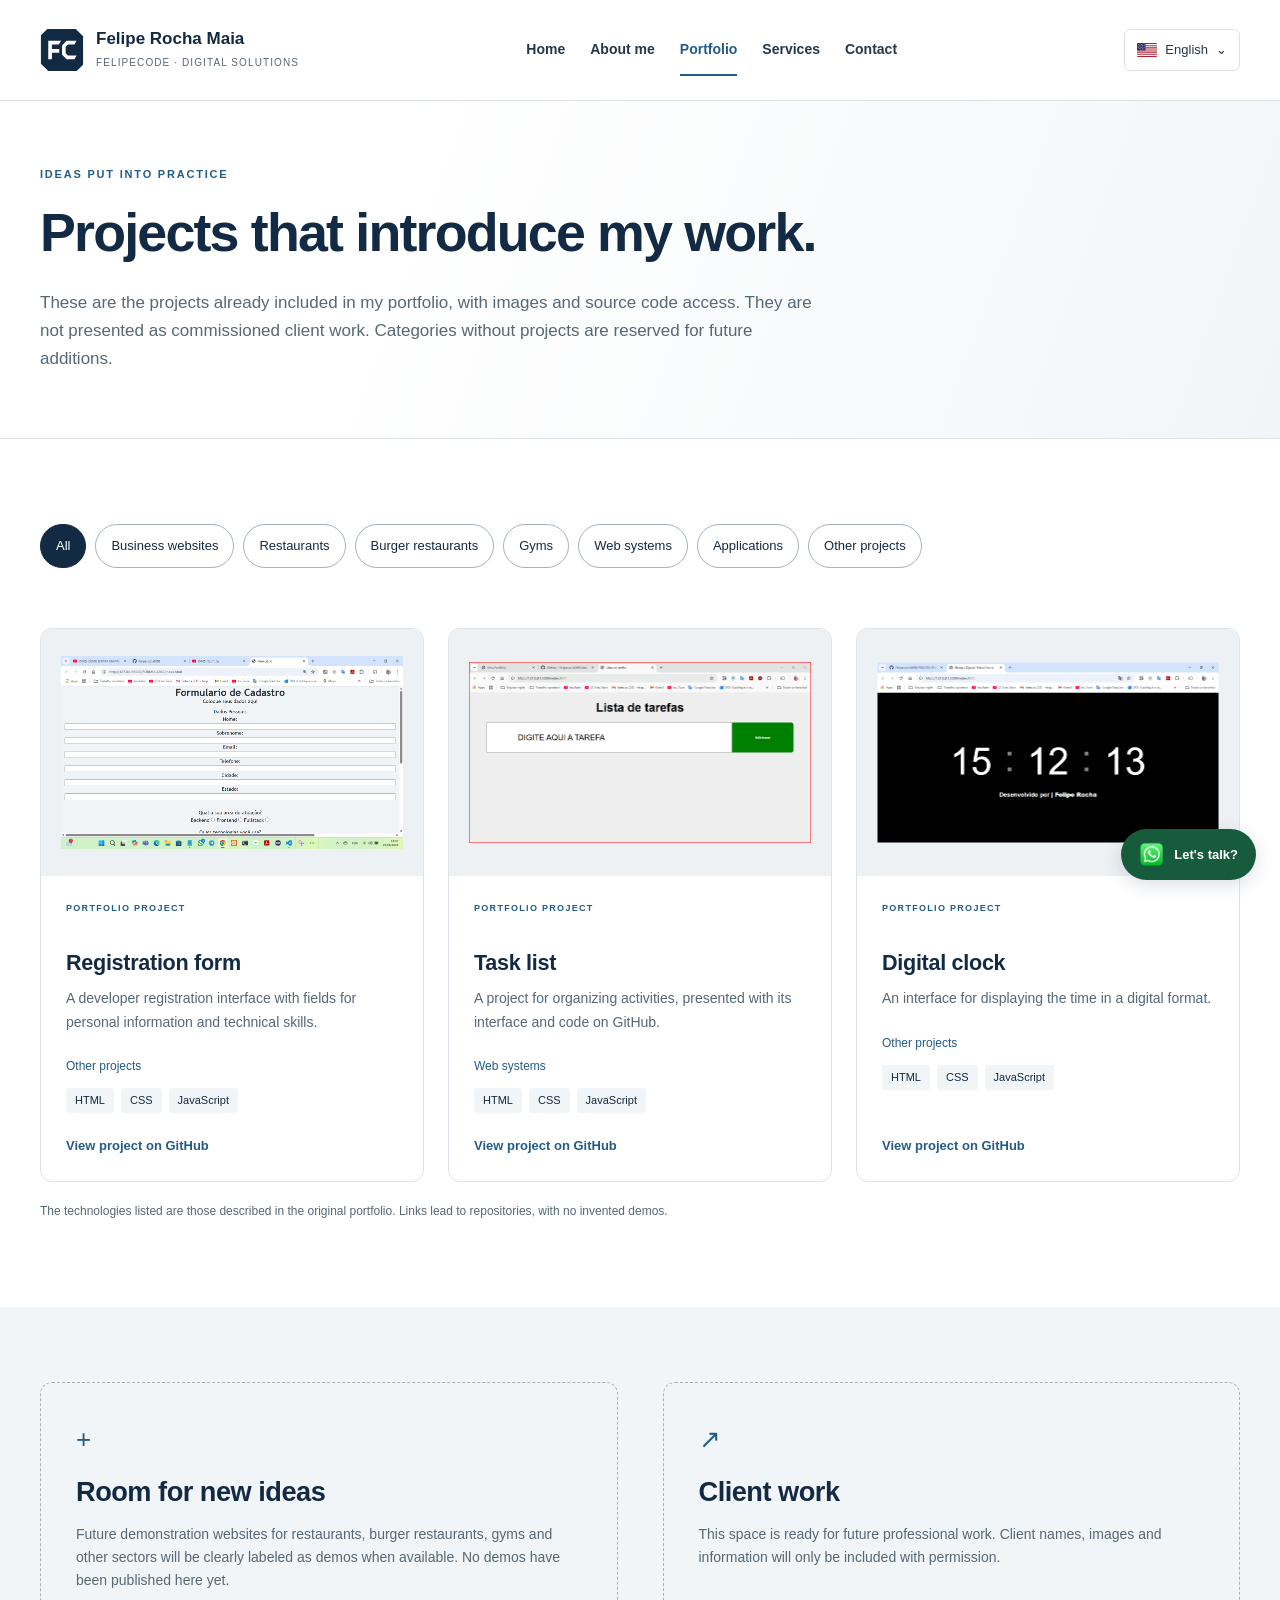
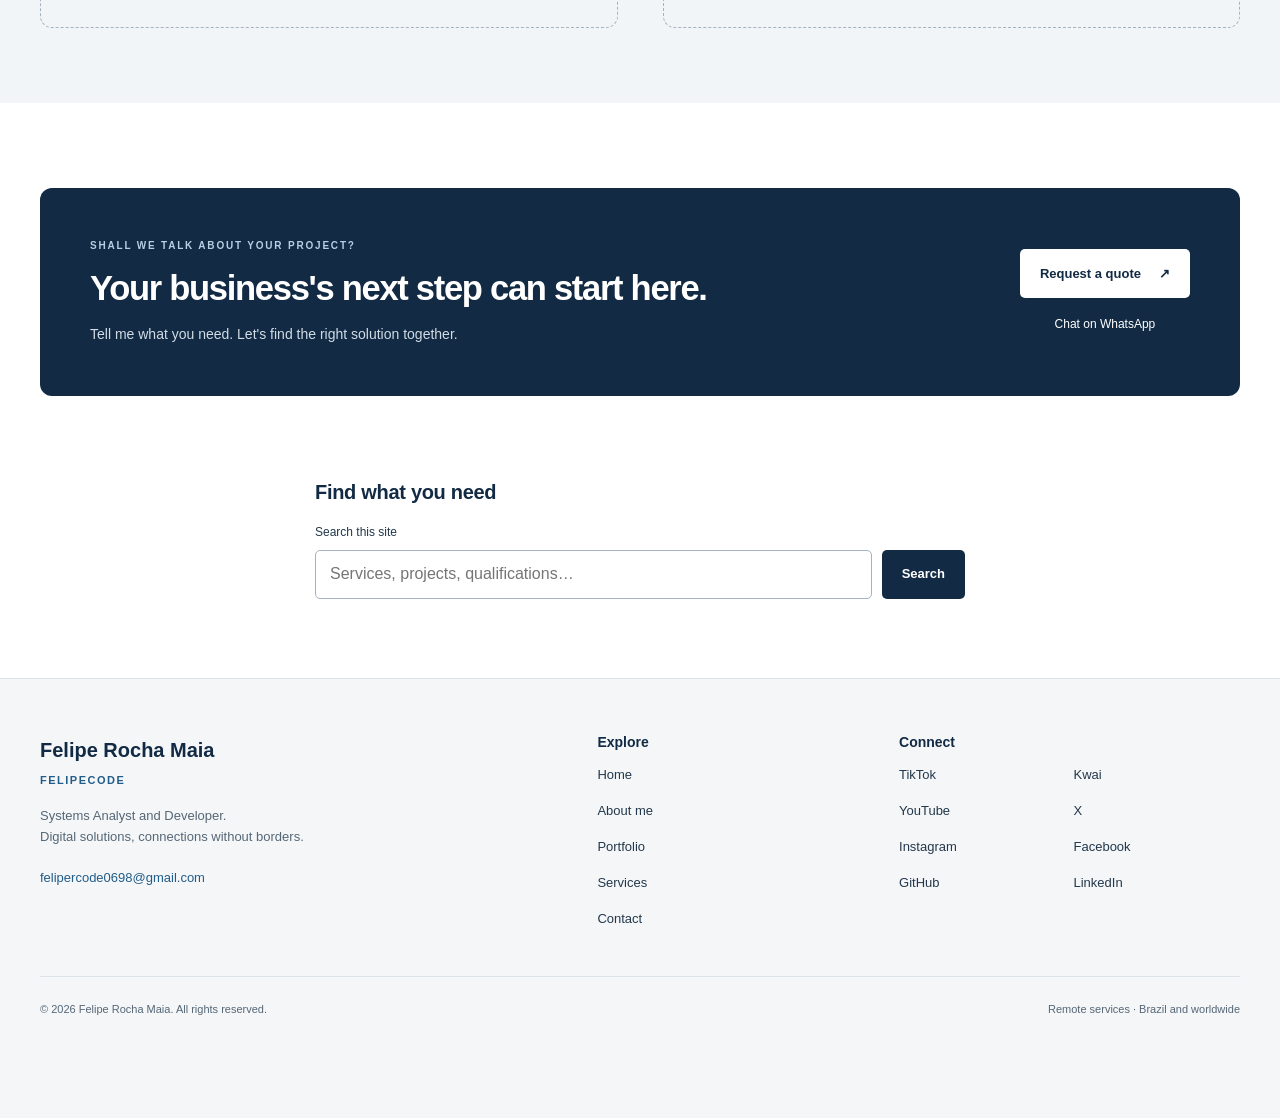
<file: portfolio.html>
<!DOCTYPE html>
<html lang="pt-BR">
<head>
<meta charset="UTF-8">
<meta name="viewport" content="width=device-width, initial-scale=1">
<title>Portfólio | Felipe Rocha Maia — FelipeCode</title>
<meta name="description" content="Explore os projetos de portfólio de Felipe Rocha Maia: formulário de cadastro, lista de tarefas e relógio digital, com links para o código no GitHub.">
<meta name="author" content="Felipe Rocha Maia">
<meta name="theme-color" content="#122a43">
<link rel="icon" type="image/svg+xml" href="assets/icons/felipe-code.svg">
<link rel="canonical" href="https://felipercode0698.com/portfolio.html">
<link rel="alternate" hreflang="pt-BR" href="https://felipercode0698.com/portfolio.html">
<link rel="alternate" hreflang="en" href="https://felipercode0698.com/en/portfolio.html">
<link rel="alternate" hreflang="es" href="https://felipercode0698.com/es/portafolio.html">
<link rel="alternate" hreflang="x-default" href="https://felipercode0698.com/portfolio.html">
<meta property="og:type" content="website">
<meta property="og:locale" content="pt_BR">
<meta property="og:title" content="Portfólio | Felipe Rocha Maia — FelipeCode">
<meta property="og:description" content="Explore os projetos de portfólio de Felipe Rocha Maia: formulário de cadastro, lista de tarefas e relógio digital, com links para o código no GitHub.">
<meta property="og:url" content="https://felipercode0698.com/portfolio.html">
<meta property="og:image" content="https://felipercode0698.com/img/minha-foto.png">
<meta property="og:image:alt" content="Felipe Rocha Maia">
<meta name="twitter:card" content="summary">
<link rel="stylesheet" href="assets/css/home.css?v=fc">
<link rel="stylesheet" href="assets/css/site.css?v=fc">
<script type="application/ld+json">{"@context": "https://schema.org", "@graph": [{"@type": "Person", "@id": "https://felipercode0698.com/#felipe", "name": "Felipe Rocha Maia", "url": "https://felipercode0698.com/", "image": "https://felipercode0698.com/img/minha-foto.png", "jobTitle": "Analista e Desenvolvedor de Sistemas", "sameAs": ["https://www.tiktok.com/@felipercode0698", "https://www.kwai.com/@felipercode0698", "https://www.youtube.com/@felipercode0698", "https://x.com/@felipercode0698", "https://www.instagram.com/felipercode0698/", "https://www.facebook.com/felipercode0698", "https://github.com/Feliperocha0698", "https://www.linkedin.com/in/feliperocha0698/"]}, {"@type": "WebSite", "@id": "https://felipercode0698.com/#website", "url": "https://felipercode0698.com/", "name": "Felipe Rocha Maia — FelipeCode", "inLanguage": ["pt-BR", "en", "es"], "publisher": {"@id": "https://felipercode0698.com/#felipe"}}, {"@type": "WebPage", "@id": "https://felipercode0698.com/portfolio.html#page", "url": "https://felipercode0698.com/portfolio.html", "name": "Portfólio | Felipe Rocha Maia", "description": "Explore os projetos de portfólio de Felipe Rocha Maia: formulário de cadastro, lista de tarefas e relógio digital, com links para o código no GitHub.", "inLanguage": "pt-BR", "isPartOf": {"@id": "https://felipercode0698.com/#website"}, "about": {"@id": "https://felipercode0698.com/#felipe"}}]}</script>
<script id="site-data" type="application/json">{"lang": "pt-BR", "page": 2, "routes": {"pt-BR": "portfolio.html", "en": "en/portfolio.html", "es": "es/portafolio.html"}, "ui": {"skip": "Ir para o conteúdo", "mainNav": "Navegação principal", "footerNav": "Navegação do rodapé", "language": "Escolher idioma", "quote": "Solicitar orçamento", "portfolio": "Conheça meu portfólio", "whatsapp": "Conversar pelo WhatsApp", "remote": "Atendimento remoto · Brasil e exterior", "newTab": " (abre em nova aba)", "explore": "Explore", "connect": "Conecte-se", "rights": "Todos os direitos reservados.", "footerText": "Soluções digitais, conexões sem fronteiras.", "floating": "Vamos conversar?", "searchHeading": "Encontre o que procura", "searchLabel": "Buscar no site", "searchPlaceholder": "Serviços, projetos, formação…", "searchButton": "Pesquisar", "searchEmpty": "Digite um termo para pesquisar.", "searchNone": "Nenhum resultado. Tente serviços, projetos, formação ou contato.", "searchFound": "Páginas encontradas:", "all": "Todos", "code": "Ver projeto no GitHub", "projectType": "Projeto de portfólio", "technologies": "Tecnologias", "noProjects": "Ainda não há projetos publicados nesta categoria.", "filters": "Filtrar projetos por categoria", "filterCount": "Projetos exibidos:", "moreAbout": "Conheça minha trajetória", "allServices": "Conheça todos os serviços", "allProjects": "Explorar portfólio", "learnAbout": "Mais sobre mim", "next": "O próximo passo", "ctaTitle": "O próximo passo do seu negócio pode começar aqui.", "ctaText": "Conte o que você precisa. Vamos avaliar juntos a melhor solução.", "ctaEyebrow": "Vamos conversar sobre o seu projeto?"}, "contact": {"eyebrow": "Uma boa conversa é o primeiro passo", "title": "Vamos falar sobre o seu projeto?", "intro": "Conte sua ideia, o desafio do seu negócio e o que você gostaria de construir. O atendimento pode ser realizado remotamente, no Brasil e no exterior.", "directTitle": "Fale diretamente comigo", "directText": "Enquanto o formulário aguarda configuração, utilize o WhatsApp ou o e-mail para solicitar um orçamento.", "formTitle": "Descreva o que você precisa", "inactive": "Envio ainda não disponível. O formulário aguarda configuração e teste do Web3Forms. Nenhum dado será enviado por ele nesta versão.", "required": "Todos os campos são obrigatórios.", "name": "Nome completo", "email": "E-mail", "phone": "WhatsApp com código do país", "phoneHelp": "Inclua + e o código do país. São aceitos números internacionais.", "service": "Serviço desejado", "choose": "Selecione um serviço", "options": ["Desenvolvimento de sites", "Desenvolvimento de sistemas", "Desenvolvimento de aplicativos", "Manutenção de sites", "Gestão de Google Ads", "Outro serviço"], "description": "Descrição do projeto", "descriptionHelp": "Descreva o objetivo e as funcionalidades desejadas (mínimo de 20 caracteres). Não inclua senhas ou informações confidenciais.", "privacy": "Quando o envio for ativado, os dados informados serão encaminhados pelo Web3Forms para responder à sua solicitação. Nesta versão, não são enviados nem armazenados pelo site.", "submit": "Validar solicitação (envio indisponível)", "send": "Enviar solicitação", "sending": "Enviando…", "validInactive": "Os campos foram validados. Nenhum dado foi enviado: o Web3Forms ainda não está configurado. Entre em contato pelo WhatsApp ou e-mail.", "invalid": "Revise os campos indicados antes de continuar.", "nameError": "Informe seu nome completo.", "emailError": "Informe um endereço de e-mail válido.", "phoneError": "Informe um número internacional com + e de 7 a 15 dígitos.", "serviceError": "Selecione o serviço desejado.", "descriptionError": "Descreva o projeto com pelo menos 20 caracteres.", "success": "O Web3Forms aceitou sua solicitação. Obrigado pelo contato.", "failure": "Não foi possível confirmar o envio. Tente novamente mais tarde ou utilize o WhatsApp ou e-mail.", "spam": "Não foi possível enviar esta solicitação. Utilize um dos canais de contato.", "nojs": "Ative o JavaScript para validar o formulário. Você também pode entrar em contato por WhatsApp ou e-mail.", "ready": "O envio utiliza Web3Forms. Você também pode entrar em contato diretamente por WhatsApp ou e-mail.", "privacyActive": "Os dados deste formulário serão encaminhados pelo Web3Forms para responder à sua solicitação. Não inclua dados sensíveis.", "directActive": "Utilize o formulário, o WhatsApp ou o e-mail para conversar sobre o seu projeto.", "honeypot": "Deixe este campo vazio"}, "search": [{"title": "Início", "url": "index.html", "terms": "Início Sites, sistemas e aplicativos personalizados com Felipe Rocha Maia. Atendimento remoto no Brasil e no exterior. Conheça os projetos e solicite um orçamento."}, {"title": "Sobre mim", "url": "sobre-mim.html", "terms": "Sobre mim Conheça Felipe Rocha Maia, sua trajetória, formação em Análise e Desenvolvimento de Sistemas e pós-graduação em Segurança da Informação. Análise e Desenvolvimento de Sistemas Segurança da Informação"}, {"title": "Portfólio", "url": "portfolio.html", "terms": "Portfólio Explore os projetos de portfólio de Felipe Rocha Maia: formulário de cadastro, lista de tarefas e relógio digital, com links para o código no GitHub. Formulário de cadastro Interface de cadastro de desenvolvedores com campos para informações pessoais e habilidades técnicas. Lista de tarefas Projeto para organização de atividades, apresentado com sua interface e código no GitHub. Relógio digital Uma interface para apresentação da hora em formato digital."}, {"title": "Serviços", "url": "servicos.html", "terms": "Serviços Sites, sistemas, aplicativos, manutenção de sites e gestão de Google Ads. Soluções personalizadas com Felipe Rocha Maia e orçamento conforme o projeto. Sites profissionais Sistemas personalizados Aplicativos Manutenção de sites Gestão de Google Ads"}, {"title": "Contato", "url": "contato.html", "terms": "Contato Converse com Felipe Rocha Maia sobre seu projeto. Atendimento remoto, contato por WhatsApp e e-mail e formulário de orçamento em preparação."}]}</script>
<script src="js/home.js" defer></script>

</head>
<body>
<a class="skip-link" href="#conteudo">Ir para o conteúdo</a>

<header class="site-header">
<div class="container header-inner"><a class="brand" href="index.html" aria-label="Felipe Rocha Maia — Início"><img class="brand-mark" src="assets/icons/felipe-code.svg" alt="" width="44" height="48"><span><strong>Felipe Rocha Maia</strong><span class="brand-sub">FelipeCode · Soluções digitais</span></span></a>
<nav class="primary-nav" aria-label="Navegação principal"><a href="index.html">Início</a><a href="sobre-mim.html">Sobre mim</a><a href="portfolio.html" aria-current="page">Portfólio</a><a href="servicos.html">Serviços</a><a href="contato.html">Contato</a>
</nav>
<details class="language-picker">
<summary aria-label="Escolher idioma"><img class="language-flag" src="assets/icons/br.svg" width="20" height="14" alt="" aria-hidden="true"> Português <span aria-hidden="true">⌄</span>
</summary>
<nav class="language-panel" aria-label="Escolher idioma"><a href="portfolio.html?lang=pt-BR" data-language="pt-BR" lang="pt-BR" hreflang="pt-BR" aria-current="true"><img class="language-flag" src="assets/icons/br.svg" width="20" height="14" alt="" aria-hidden="true"> Português</a><a href="en/portfolio.html?lang=en" data-language="en" lang="en" hreflang="en"><img class="language-flag" src="assets/icons/us.svg" width="20" height="14" alt="" aria-hidden="true"> English</a><a href="es/portafolio.html?lang=es" data-language="es" lang="es" hreflang="es"><img class="language-flag" src="assets/icons/es.svg" width="20" height="14" alt="" aria-hidden="true"> Español</a>
</nav>
</details>
</div>
</header>

<main id="conteudo" tabindex="-1">
<section class="page-hero">
<div class="container">
<p class="eyebrow">Ideias colocadas em prática
</p>
<h1>Projetos para conhecer meu trabalho.
</h1>
<p class="page-intro">Aqui estão os projetos já apresentados no meu portfólio, com imagens e acesso ao código. Não são apresentados como trabalhos contratados por clientes. As categorias sem projetos ficam reservadas para futuras publicações.
</p>
</div>
</section>
<section class="section container portfolio-section">
<div class="project-filters" role="group" aria-label="Filtrar projetos por categoria" hidden><button type="button" data-filter="all" aria-pressed="true">Todos</button><button type="button" data-filter="business" aria-pressed="false">Sites institucionais</button><button type="button" data-filter="restaurants" aria-pressed="false">Restaurantes</button><button type="button" data-filter="burgers" aria-pressed="false">Hamburguerias</button><button type="button" data-filter="gyms" aria-pressed="false">Academias</button><button type="button" data-filter="web" aria-pressed="false">Sistemas web</button><button type="button" data-filter="apps" aria-pressed="false">Aplicativos</button><button type="button" data-filter="other" aria-pressed="false">Outros projetos</button>
</div>
<p class="filter-status" role="status" id="filter-status">
</p>
<div class="projects-grid" id="project-grid">
<article class="project-card" data-category="other">
<div class="project-image"><img src="img/FORMULARIO-1.png" alt="Tela do formulário de cadastro de desenvolvedores" loading="lazy" width="640" height="400">
</div>
<div class="project-body">
<p class="eyebrow">Projeto de portfólio
</p>
<h2>Formulário de cadastro
</h2>
<p>Interface de cadastro de desenvolvedores com campos para informações pessoais e habilidades técnicas.
</p>
<p class="category-label">Outros projetos
</p>
<p class="tech-list"><span class="sr-only">Tecnologias</span><span>HTML</span><span>CSS</span><span>JavaScript</span>
</p><a class="text-link" href="https://github.com/Feliperocha0698/projetosfreelancer1/tree/main/FORMULARIO" target="_blank" rel="noopener noreferrer">Ver projeto no GitHub<span class="sr-only"> (abre em nova aba)</span></a>
</div>
</article>
<article class="project-card" data-category="web">
<div class="project-image"><img src="img/LISTA-DE-TAREFAS.png" alt="Interface do projeto de lista de tarefas" loading="lazy" width="640" height="400">
</div>
<div class="project-body">
<p class="eyebrow">Projeto de portfólio
</p>
<h2>Lista de tarefas
</h2>
<p>Projeto para organização de atividades, apresentado com sua interface e código no GitHub.
</p>
<p class="category-label">Sistemas web
</p>
<p class="tech-list"><span class="sr-only">Tecnologias</span><span>HTML</span><span>CSS</span><span>JavaScript</span>
</p><a class="text-link" href="https://github.com/Feliperocha0698/lista-de-tarefas" target="_blank" rel="noopener noreferrer">Ver projeto no GitHub<span class="sr-only"> (abre em nova aba)</span></a>
</div>
</article>
<article class="project-card" data-category="other">
<div class="project-image"><img src="img/RELOGIO-DIGITAL.png" alt="Interface do projeto de relógio digital" loading="lazy" width="640" height="400">
</div>
<div class="project-body">
<p class="eyebrow">Projeto de portfólio
</p>
<h2>Relógio digital
</h2>
<p>Uma interface para apresentação da hora em formato digital.
</p>
<p class="category-label">Outros projetos
</p>
<p class="tech-list"><span class="sr-only">Tecnologias</span><span>HTML</span><span>CSS</span><span>JavaScript</span>
</p><a class="text-link" href="https://github.com/Feliperocha0698/PROJETO-RELOGIO-DIGITAL" target="_blank" rel="noopener noreferrer">Ver projeto no GitHub<span class="sr-only"> (abre em nova aba)</span></a>
</div>
</article>
</div>
<p class="empty-projects" id="empty-projects" hidden>Ainda não há projetos publicados nesta categoria.
</p>
<p class="small-note">As tecnologias indicadas são as descritas no portfólio original. Os links levam aos repositórios, sem demonstrações inventadas.
</p>
</section>
<section class="benefits-section">
<div class="container two-grid">
<article class="future-slot"><span aria-hidden="true">+</span>
<h2>Espaço para novas ideias
</h2>
<p>Futuros sites demonstrativos de restaurantes, hamburguerias, academias e outros segmentos serão identificados como demonstrações quando estiverem disponíveis. Ainda não há demonstrações publicadas aqui.
</p>
</article>
<article class="future-slot"><span aria-hidden="true">↗</span>
<h2>Trabalhos de clientes
</h2>
<p>Este espaço está preparado para futuros trabalhos profissionais. Nomes, imagens e informações de clientes só serão incluídos com autorização.
</p>
</article>
</div>
</section>
<section class="section container">
<div class="contact-banner">
<div>
<p class="eyebrow">Vamos conversar sobre o seu projeto?
</p>
<h2>O próximo passo do seu negócio pode começar aqui.
</h2>
<p>Conte o que você precisa. Vamos avaliar juntos a melhor solução.
</p>
</div>
<div class="banner-actions"><a class="button light" href="contato.html">Solicitar orçamento <span aria-hidden="true">↗</span></a><a class="" href="https://wa.me/5571996345224?text=Ol%C3%A1%20Felipe" target="_blank" rel="noopener noreferrer">Conversar pelo WhatsApp<span class="sr-only"> (abre em nova aba)</span></a>
</div>
</div>
</section>
<section class="container search-section" aria-labelledby="busca-titulo">
<h2 id="busca-titulo">Encontre o que procura
</h2>
<form id="site-search" role="search"><label for="search-input">Buscar no site</label>
<div class="search-row"><input id="search-input" name="q" type="search" placeholder="Serviços, projetos, formação…" maxlength="120" required><button class="button primary" type="submit">Pesquisar</button>
</div>
</form>
<p id="search-status" role="status">
</p>
<ul id="search-results">
</ul>
</section>
</main>

<footer class="site-footer">
<div class="container">
<div class="footer-top">
<div><a class="footer-brand" href="index.html">Felipe Rocha Maia<span>FelipeCode</span></a>
<p>Analista e Desenvolvedor de Sistemas.<br>Soluções digitais, conexões sem fronteiras.
</p><a class="email-link" href="https://mail.google.com/mail/?view=cm&amp;fs=1&amp;to=felipercode0698@gmail.com" target="_blank" rel="noopener noreferrer">felipercode0698@gmail.com<span class="sr-only"> (abre em nova aba)</span></a>
</div>
<nav aria-label="Navegação do rodapé">
<h2>Explore
</h2><a href="index.html">Início</a><a href="sobre-mim.html">Sobre mim</a><a href="portfolio.html" aria-current="page">Portfólio</a><a href="servicos.html">Serviços</a><a href="contato.html">Contato</a>
</nav>
<nav class="social-links" aria-label="Conecte-se">
<h2>Conecte-se
</h2><a class="" href="https://www.tiktok.com/@felipercode0698" target="_blank" rel="noopener noreferrer">TikTok<span class="sr-only"> (abre em nova aba)</span></a><a class="" href="https://www.kwai.com/@felipercode0698" target="_blank" rel="noopener noreferrer">Kwai<span class="sr-only"> (abre em nova aba)</span></a><a class="" href="https://www.youtube.com/@felipercode0698" target="_blank" rel="noopener noreferrer">YouTube<span class="sr-only"> (abre em nova aba)</span></a><a class="" href="https://x.com/@felipercode0698" target="_blank" rel="noopener noreferrer">X<span class="sr-only"> (abre em nova aba)</span></a><a class="" href="https://www.instagram.com/felipercode0698/" target="_blank" rel="noopener noreferrer">Instagram<span class="sr-only"> (abre em nova aba)</span></a><a class="" href="https://www.facebook.com/felipercode0698" target="_blank" rel="noopener noreferrer">Facebook<span class="sr-only"> (abre em nova aba)</span></a><a class="" href="https://github.com/Feliperocha0698" target="_blank" rel="noopener noreferrer">GitHub<span class="sr-only"> (abre em nova aba)</span></a><a class="" href="https://www.linkedin.com/in/feliperocha0698/" target="_blank" rel="noopener noreferrer">LinkedIn<span class="sr-only"> (abre em nova aba)</span></a>
</nav>
</div>
<div class="footer-bottom">
<p>© <span id="current-year">2026</span> Felipe Rocha Maia. Todos os direitos reservados.
</p>
<p>Atendimento remoto · Brasil e exterior
</p>
</div>
</div>
</footer>
<a class="floating-whatsapp" href="https://wa.me/5571996345224?text=Ol%C3%A1%20Felipe" target="_blank" rel="noopener noreferrer" aria-label="Conversar pelo WhatsApp (abre em nova aba)"><img src="img/icons/whatsapp.png" width="25" height="25" alt=""><span>Vamos conversar?</span></a>
</body>
</html>
</file>
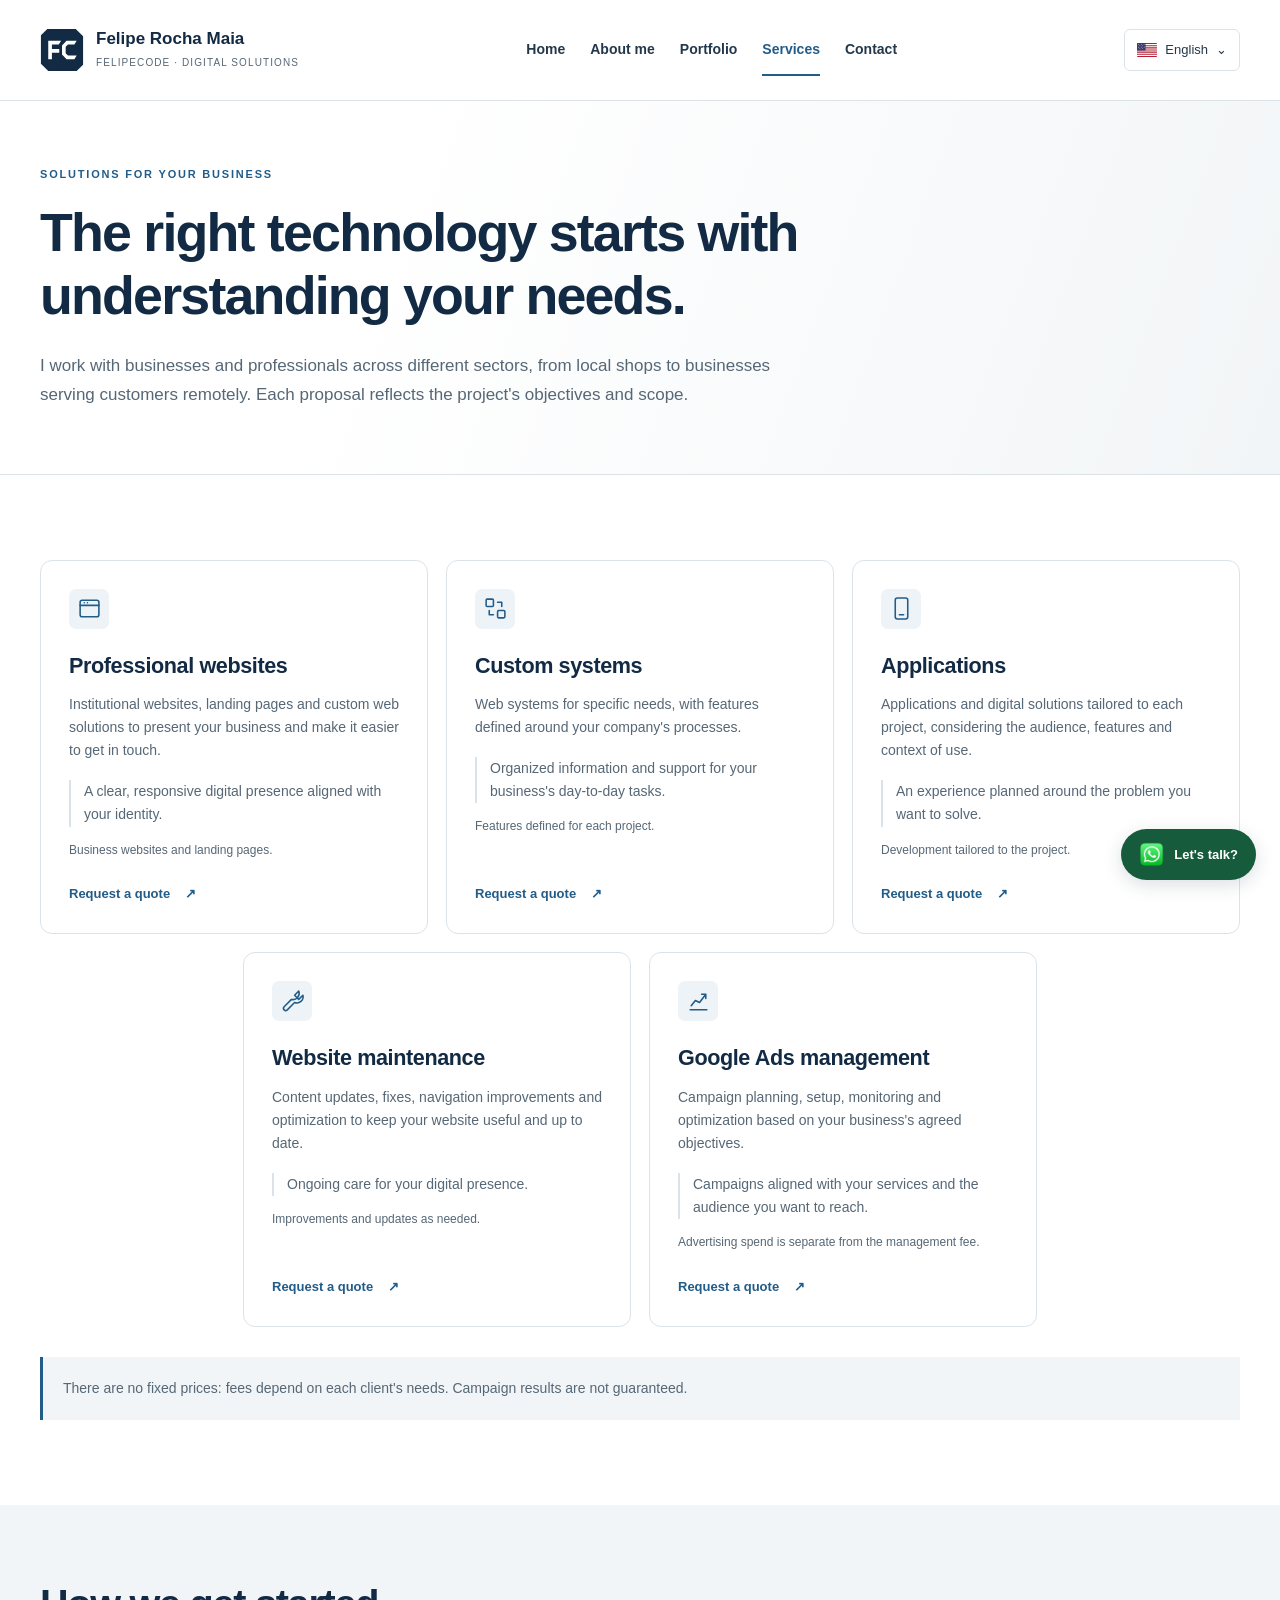
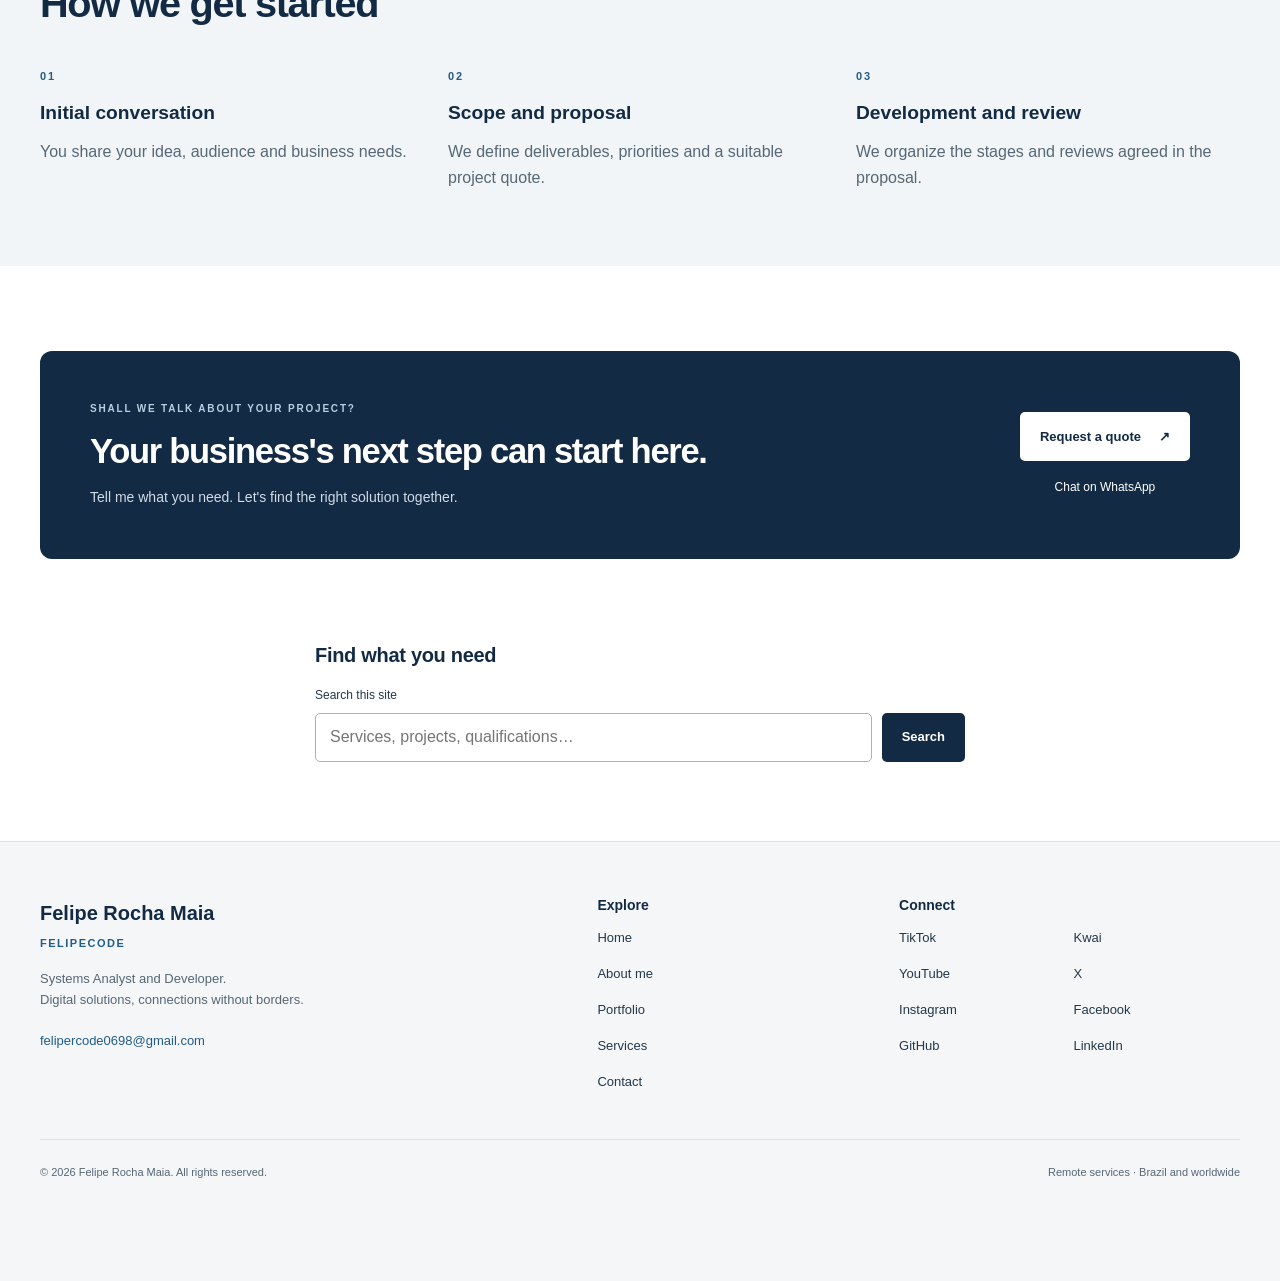
<file: servicos.html>
<!DOCTYPE html>
<html lang="pt-BR">
<head>
<meta charset="UTF-8">
<meta name="viewport" content="width=device-width, initial-scale=1">
<title>Serviços | Felipe Rocha Maia — FelipeCode</title>
<meta name="description" content="Sites, sistemas, aplicativos, manutenção de sites e gestão de Google Ads. Soluções personalizadas com Felipe Rocha Maia e orçamento conforme o projeto.">
<meta name="author" content="Felipe Rocha Maia">
<meta name="theme-color" content="#122a43">
<link rel="icon" type="image/svg+xml" href="assets/icons/felipe-code.svg">
<link rel="canonical" href="https://felipercode0698.com/servicos.html">
<link rel="alternate" hreflang="pt-BR" href="https://felipercode0698.com/servicos.html">
<link rel="alternate" hreflang="en" href="https://felipercode0698.com/en/services.html">
<link rel="alternate" hreflang="es" href="https://felipercode0698.com/es/servicios.html">
<link rel="alternate" hreflang="x-default" href="https://felipercode0698.com/servicos.html">
<meta property="og:type" content="website">
<meta property="og:locale" content="pt_BR">
<meta property="og:title" content="Serviços | Felipe Rocha Maia — FelipeCode">
<meta property="og:description" content="Sites, sistemas, aplicativos, manutenção de sites e gestão de Google Ads. Soluções personalizadas com Felipe Rocha Maia e orçamento conforme o projeto.">
<meta property="og:url" content="https://felipercode0698.com/servicos.html">
<meta property="og:image" content="https://felipercode0698.com/img/minha-foto.png">
<meta property="og:image:alt" content="Felipe Rocha Maia">
<meta name="twitter:card" content="summary">
<link rel="stylesheet" href="assets/css/home.css?v=fc">
<link rel="stylesheet" href="assets/css/site.css?v=fc">
<script type="application/ld+json">{"@context": "https://schema.org", "@graph": [{"@type": "Person", "@id": "https://felipercode0698.com/#felipe", "name": "Felipe Rocha Maia", "url": "https://felipercode0698.com/", "image": "https://felipercode0698.com/img/minha-foto.png", "jobTitle": "Analista e Desenvolvedor de Sistemas", "sameAs": ["https://www.tiktok.com/@felipercode0698", "https://www.kwai.com/@felipercode0698", "https://www.youtube.com/@felipercode0698", "https://x.com/@felipercode0698", "https://www.instagram.com/felipercode0698/", "https://www.facebook.com/felipercode0698", "https://github.com/Feliperocha0698", "https://www.linkedin.com/in/feliperocha0698/"]}, {"@type": "WebSite", "@id": "https://felipercode0698.com/#website", "url": "https://felipercode0698.com/", "name": "Felipe Rocha Maia — FelipeCode", "inLanguage": ["pt-BR", "en", "es"], "publisher": {"@id": "https://felipercode0698.com/#felipe"}}, {"@type": "WebPage", "@id": "https://felipercode0698.com/servicos.html#page", "url": "https://felipercode0698.com/servicos.html", "name": "Serviços | Felipe Rocha Maia", "description": "Sites, sistemas, aplicativos, manutenção de sites e gestão de Google Ads. Soluções personalizadas com Felipe Rocha Maia e orçamento conforme o projeto.", "inLanguage": "pt-BR", "isPartOf": {"@id": "https://felipercode0698.com/#website"}, "about": {"@id": "https://felipercode0698.com/#felipe"}}]}</script>
<script id="site-data" type="application/json">{"lang": "pt-BR", "page": 3, "routes": {"pt-BR": "servicos.html", "en": "en/services.html", "es": "es/servicios.html"}, "ui": {"skip": "Ir para o conteúdo", "mainNav": "Navegação principal", "footerNav": "Navegação do rodapé", "language": "Escolher idioma", "quote": "Solicitar orçamento", "portfolio": "Conheça meu portfólio", "whatsapp": "Conversar pelo WhatsApp", "remote": "Atendimento remoto · Brasil e exterior", "newTab": " (abre em nova aba)", "explore": "Explore", "connect": "Conecte-se", "rights": "Todos os direitos reservados.", "footerText": "Soluções digitais, conexões sem fronteiras.", "floating": "Vamos conversar?", "searchHeading": "Encontre o que procura", "searchLabel": "Buscar no site", "searchPlaceholder": "Serviços, projetos, formação…", "searchButton": "Pesquisar", "searchEmpty": "Digite um termo para pesquisar.", "searchNone": "Nenhum resultado. Tente serviços, projetos, formação ou contato.", "searchFound": "Páginas encontradas:", "all": "Todos", "code": "Ver projeto no GitHub", "projectType": "Projeto de portfólio", "technologies": "Tecnologias", "noProjects": "Ainda não há projetos publicados nesta categoria.", "filters": "Filtrar projetos por categoria", "filterCount": "Projetos exibidos:", "moreAbout": "Conheça minha trajetória", "allServices": "Conheça todos os serviços", "allProjects": "Explorar portfólio", "learnAbout": "Mais sobre mim", "next": "O próximo passo", "ctaTitle": "O próximo passo do seu negócio pode começar aqui.", "ctaText": "Conte o que você precisa. Vamos avaliar juntos a melhor solução.", "ctaEyebrow": "Vamos conversar sobre o seu projeto?"}, "contact": {"eyebrow": "Uma boa conversa é o primeiro passo", "title": "Vamos falar sobre o seu projeto?", "intro": "Conte sua ideia, o desafio do seu negócio e o que você gostaria de construir. O atendimento pode ser realizado remotamente, no Brasil e no exterior.", "directTitle": "Fale diretamente comigo", "directText": "Enquanto o formulário aguarda configuração, utilize o WhatsApp ou o e-mail para solicitar um orçamento.", "formTitle": "Descreva o que você precisa", "inactive": "Envio ainda não disponível. O formulário aguarda configuração e teste do Web3Forms. Nenhum dado será enviado por ele nesta versão.", "required": "Todos os campos são obrigatórios.", "name": "Nome completo", "email": "E-mail", "phone": "WhatsApp com código do país", "phoneHelp": "Inclua + e o código do país. São aceitos números internacionais.", "service": "Serviço desejado", "choose": "Selecione um serviço", "options": ["Desenvolvimento de sites", "Desenvolvimento de sistemas", "Desenvolvimento de aplicativos", "Manutenção de sites", "Gestão de Google Ads", "Outro serviço"], "description": "Descrição do projeto", "descriptionHelp": "Descreva o objetivo e as funcionalidades desejadas (mínimo de 20 caracteres). Não inclua senhas ou informações confidenciais.", "privacy": "Quando o envio for ativado, os dados informados serão encaminhados pelo Web3Forms para responder à sua solicitação. Nesta versão, não são enviados nem armazenados pelo site.", "submit": "Validar solicitação (envio indisponível)", "send": "Enviar solicitação", "sending": "Enviando…", "validInactive": "Os campos foram validados. Nenhum dado foi enviado: o Web3Forms ainda não está configurado. Entre em contato pelo WhatsApp ou e-mail.", "invalid": "Revise os campos indicados antes de continuar.", "nameError": "Informe seu nome completo.", "emailError": "Informe um endereço de e-mail válido.", "phoneError": "Informe um número internacional com + e de 7 a 15 dígitos.", "serviceError": "Selecione o serviço desejado.", "descriptionError": "Descreva o projeto com pelo menos 20 caracteres.", "success": "O Web3Forms aceitou sua solicitação. Obrigado pelo contato.", "failure": "Não foi possível confirmar o envio. Tente novamente mais tarde ou utilize o WhatsApp ou e-mail.", "spam": "Não foi possível enviar esta solicitação. Utilize um dos canais de contato.", "nojs": "Ative o JavaScript para validar o formulário. Você também pode entrar em contato por WhatsApp ou e-mail.", "ready": "O envio utiliza Web3Forms. Você também pode entrar em contato diretamente por WhatsApp ou e-mail.", "privacyActive": "Os dados deste formulário serão encaminhados pelo Web3Forms para responder à sua solicitação. Não inclua dados sensíveis.", "directActive": "Utilize o formulário, o WhatsApp ou o e-mail para conversar sobre o seu projeto.", "honeypot": "Deixe este campo vazio"}, "search": [{"title": "Início", "url": "index.html", "terms": "Início Sites, sistemas e aplicativos personalizados com Felipe Rocha Maia. Atendimento remoto no Brasil e no exterior. Conheça os projetos e solicite um orçamento."}, {"title": "Sobre mim", "url": "sobre-mim.html", "terms": "Sobre mim Conheça Felipe Rocha Maia, sua trajetória, formação em Análise e Desenvolvimento de Sistemas e pós-graduação em Segurança da Informação. Análise e Desenvolvimento de Sistemas Segurança da Informação"}, {"title": "Portfólio", "url": "portfolio.html", "terms": "Portfólio Explore os projetos de portfólio de Felipe Rocha Maia: formulário de cadastro, lista de tarefas e relógio digital, com links para o código no GitHub. Formulário de cadastro Interface de cadastro de desenvolvedores com campos para informações pessoais e habilidades técnicas. Lista de tarefas Projeto para organização de atividades, apresentado com sua interface e código no GitHub. Relógio digital Uma interface para apresentação da hora em formato digital."}, {"title": "Serviços", "url": "servicos.html", "terms": "Serviços Sites, sistemas, aplicativos, manutenção de sites e gestão de Google Ads. Soluções personalizadas com Felipe Rocha Maia e orçamento conforme o projeto. Sites profissionais Sistemas personalizados Aplicativos Manutenção de sites Gestão de Google Ads"}, {"title": "Contato", "url": "contato.html", "terms": "Contato Converse com Felipe Rocha Maia sobre seu projeto. Atendimento remoto, contato por WhatsApp e e-mail e formulário de orçamento em preparação."}]}</script>
<script src="js/home.js" defer></script>

</head>
<body>
<a class="skip-link" href="#conteudo">Ir para o conteúdo</a>

<header class="site-header">
<div class="container header-inner"><a class="brand" href="index.html" aria-label="Felipe Rocha Maia — Início"><img class="brand-mark" src="assets/icons/felipe-code.svg" alt="" width="44" height="48"><span><strong>Felipe Rocha Maia</strong><span class="brand-sub">FelipeCode · Soluções digitais</span></span></a>
<nav class="primary-nav" aria-label="Navegação principal"><a href="index.html">Início</a><a href="sobre-mim.html">Sobre mim</a><a href="portfolio.html">Portfólio</a><a href="servicos.html" aria-current="page">Serviços</a><a href="contato.html">Contato</a>
</nav>
<details class="language-picker">
<summary aria-label="Escolher idioma"><img class="language-flag" src="assets/icons/br.svg" width="20" height="14" alt="" aria-hidden="true"> Português <span aria-hidden="true">⌄</span>
</summary>
<nav class="language-panel" aria-label="Escolher idioma"><a href="servicos.html?lang=pt-BR" data-language="pt-BR" lang="pt-BR" hreflang="pt-BR" aria-current="true"><img class="language-flag" src="assets/icons/br.svg" width="20" height="14" alt="" aria-hidden="true"> Português</a><a href="en/services.html?lang=en" data-language="en" lang="en" hreflang="en"><img class="language-flag" src="assets/icons/us.svg" width="20" height="14" alt="" aria-hidden="true"> English</a><a href="es/servicios.html?lang=es" data-language="es" lang="es" hreflang="es"><img class="language-flag" src="assets/icons/es.svg" width="20" height="14" alt="" aria-hidden="true"> Español</a>
</nav>
</details>
</div>
</header>

<main id="conteudo" tabindex="-1">
<section class="page-hero">
<div class="container">
<p class="eyebrow">Soluções para o seu negócio
</p>
<h1>A tecnologia certa começa por entender sua necessidade.
</h1>
<p class="page-intro">Trabalho com empresas e profissionais de diferentes segmentos, de comerciantes locais a negócios que atendem remotamente. Cada proposta é definida conforme os objetivos e o escopo do projeto.
</p>
</div>
</section>
<section class="section container services-page">
<div class="services-grid">
<article class="service-card"><span class="service-icon"><svg viewBox="0 0 24 24" fill="none" stroke="currentColor" stroke-width="1.5" stroke-linecap="round" stroke-linejoin="round" aria-hidden="true"><rect x="3" y="4" width="18" height="16" rx="2"/><path d="M3 9h18M7 6.5h.01M10 6.5h.01"/></svg></span>
<h2>Sites profissionais
</h2>
<p>Criação de sites institucionais, landing pages e soluções web personalizadas para apresentar seu negócio e facilitar o contato.
</p>
<p class="service-benefit">Uma presença digital clara, responsiva e alinhada à sua identidade.
</p>
<p class="service-detail">Sites institucionais e landing pages.
</p><a class="text-link" href="contato.html?service=0">Solicitar orçamento <span aria-hidden="true">↗</span></a>
</article>
<article class="service-card"><span class="service-icon"><svg viewBox="0 0 24 24" fill="none" stroke="currentColor" stroke-width="1.5" stroke-linecap="round" stroke-linejoin="round" aria-hidden="true"><rect x="3" y="3" width="7" height="7" rx="1"/><rect x="14" y="14" width="7" height="7" rx="1"/><path d="M14 6h4v4M6 14v4h4"/></svg></span>
<h2>Sistemas personalizados
</h2>
<p>Desenvolvimento de sistemas web para necessidades específicas, com funcionalidades definidas a partir dos processos da sua empresa.
</p>
<p class="service-benefit">Organização de informações e apoio às tarefas do seu negócio.
</p>
<p class="service-detail">Funcionalidades definidas para cada projeto.
</p><a class="text-link" href="contato.html?service=1">Solicitar orçamento <span aria-hidden="true">↗</span></a>
</article>
<article class="service-card"><span class="service-icon"><svg viewBox="0 0 24 24" fill="none" stroke="currentColor" stroke-width="1.5" stroke-linecap="round" stroke-linejoin="round" aria-hidden="true"><rect x="6" y="2" width="12" height="20" rx="2"/><path d="M10 18h4"/></svg></span>
<h2>Aplicativos
</h2>
<p>Criação de aplicativos e soluções digitais conforme as necessidades de cada projeto, considerando o público, as funcionalidades e o contexto de uso.
</p>
<p class="service-benefit">Uma experiência planejada para o problema que você quer resolver.
</p>
<p class="service-detail">Desenvolvimento conforme o projeto.
</p><a class="text-link" href="contato.html?service=2">Solicitar orçamento <span aria-hidden="true">↗</span></a>
</article>
<article class="service-card"><span class="service-icon"><svg viewBox="0 0 24 24" fill="none" stroke="currentColor" stroke-width="1.5" stroke-linecap="round" stroke-linejoin="round" aria-hidden="true"><path d="m14 6 4-4a6 6 0 0 1-7 8L4 17a2 2 0 0 0 3 3l7-7a6 6 0 0 0 8-7l-4 4Z"/></svg></span>
<h2>Manutenção de sites
</h2>
<p>Atualização de conteúdo, correções, melhorias de navegação e otimização para manter seu site útil e atualizado.
</p>
<p class="service-benefit">Cuidado contínuo com sua presença digital.
</p>
<p class="service-detail">Melhorias e atualizações conforme a necessidade.
</p><a class="text-link" href="contato.html?service=3">Solicitar orçamento <span aria-hidden="true">↗</span></a>
</article>
<article class="service-card"><span class="service-icon"><svg viewBox="0 0 24 24" fill="none" stroke="currentColor" stroke-width="1.5" stroke-linecap="round" stroke-linejoin="round" aria-hidden="true"><path d="M4 20h16M5 16l4-5 4 2 6-8M15 5h4v4"/></svg></span>
<h2>Gestão de Google Ads
</h2>
<p>Planejamento, configuração, acompanhamento e otimização de campanhas de Google Ads conforme os objetivos definidos para o negócio.
</p>
<p class="service-benefit">Campanhas alinhadas aos serviços e ao público que você deseja alcançar.
</p>
<p class="service-detail">O investimento em anúncios é separado do valor cobrado pela gestão.
</p><a class="text-link" href="contato.html?service=4">Solicitar orçamento <span aria-hidden="true">↗</span></a>
</article>
</div>
<p class="pricing-note">Não há preços fixos: os valores são definidos conforme as necessidades de cada cliente. Resultados de campanhas não são garantidos.
</p>
</section>
<section class="benefits-section">
<div class="container">
<h2>Como começamos
</h2>
<div class="three-grid process-grid">
<article><span class="eyebrow">01</span>
<h3>Conversa inicial
</h3>
<p>Você apresenta sua ideia, seu público e as necessidades do negócio.
</p>
</article>
<article><span class="eyebrow">02</span>
<h3>Escopo e proposta
</h3>
<p>Definimos as entregas, as prioridades e o orçamento adequado ao projeto.
</p>
</article>
<article><span class="eyebrow">03</span>
<h3>Desenvolvimento e revisão
</h3>
<p>Organizamos as etapas e as revisões previstas na proposta.
</p>
</article>
</div>
</div>
</section>
<section class="section container">
<div class="contact-banner">
<div>
<p class="eyebrow">Vamos conversar sobre o seu projeto?
</p>
<h2>O próximo passo do seu negócio pode começar aqui.
</h2>
<p>Conte o que você precisa. Vamos avaliar juntos a melhor solução.
</p>
</div>
<div class="banner-actions"><a class="button light" href="contato.html">Solicitar orçamento <span aria-hidden="true">↗</span></a><a class="" href="https://wa.me/5571996345224?text=Ol%C3%A1%20Felipe" target="_blank" rel="noopener noreferrer">Conversar pelo WhatsApp<span class="sr-only"> (abre em nova aba)</span></a>
</div>
</div>
</section>
<section class="container search-section" aria-labelledby="busca-titulo">
<h2 id="busca-titulo">Encontre o que procura
</h2>
<form id="site-search" role="search"><label for="search-input">Buscar no site</label>
<div class="search-row"><input id="search-input" name="q" type="search" placeholder="Serviços, projetos, formação…" maxlength="120" required><button class="button primary" type="submit">Pesquisar</button>
</div>
</form>
<p id="search-status" role="status">
</p>
<ul id="search-results">
</ul>
</section>
</main>

<footer class="site-footer">
<div class="container">
<div class="footer-top">
<div><a class="footer-brand" href="index.html">Felipe Rocha Maia<span>FelipeCode</span></a>
<p>Analista e Desenvolvedor de Sistemas.<br>Soluções digitais, conexões sem fronteiras.
</p><a class="email-link" href="https://mail.google.com/mail/?view=cm&amp;fs=1&amp;to=felipercode0698@gmail.com" target="_blank" rel="noopener noreferrer">felipercode0698@gmail.com<span class="sr-only"> (abre em nova aba)</span></a>
</div>
<nav aria-label="Navegação do rodapé">
<h2>Explore
</h2><a href="index.html">Início</a><a href="sobre-mim.html">Sobre mim</a><a href="portfolio.html">Portfólio</a><a href="servicos.html" aria-current="page">Serviços</a><a href="contato.html">Contato</a>
</nav>
<nav class="social-links" aria-label="Conecte-se">
<h2>Conecte-se
</h2><a class="" href="https://www.tiktok.com/@felipercode0698" target="_blank" rel="noopener noreferrer">TikTok<span class="sr-only"> (abre em nova aba)</span></a><a class="" href="https://www.kwai.com/@felipercode0698" target="_blank" rel="noopener noreferrer">Kwai<span class="sr-only"> (abre em nova aba)</span></a><a class="" href="https://www.youtube.com/@felipercode0698" target="_blank" rel="noopener noreferrer">YouTube<span class="sr-only"> (abre em nova aba)</span></a><a class="" href="https://x.com/@felipercode0698" target="_blank" rel="noopener noreferrer">X<span class="sr-only"> (abre em nova aba)</span></a><a class="" href="https://www.instagram.com/felipercode0698/" target="_blank" rel="noopener noreferrer">Instagram<span class="sr-only"> (abre em nova aba)</span></a><a class="" href="https://www.facebook.com/felipercode0698" target="_blank" rel="noopener noreferrer">Facebook<span class="sr-only"> (abre em nova aba)</span></a><a class="" href="https://github.com/Feliperocha0698" target="_blank" rel="noopener noreferrer">GitHub<span class="sr-only"> (abre em nova aba)</span></a><a class="" href="https://www.linkedin.com/in/feliperocha0698/" target="_blank" rel="noopener noreferrer">LinkedIn<span class="sr-only"> (abre em nova aba)</span></a>
</nav>
</div>
<div class="footer-bottom">
<p>© <span id="current-year">2026</span> Felipe Rocha Maia. Todos os direitos reservados.
</p>
<p>Atendimento remoto · Brasil e exterior
</p>
</div>
</div>
</footer>
<a class="floating-whatsapp" href="https://wa.me/5571996345224?text=Ol%C3%A1%20Felipe" target="_blank" rel="noopener noreferrer" aria-label="Conversar pelo WhatsApp (abre em nova aba)"><img src="img/icons/whatsapp.png" width="25" height="25" alt=""><span>Vamos conversar?</span></a>
</body>
</html>
</file>
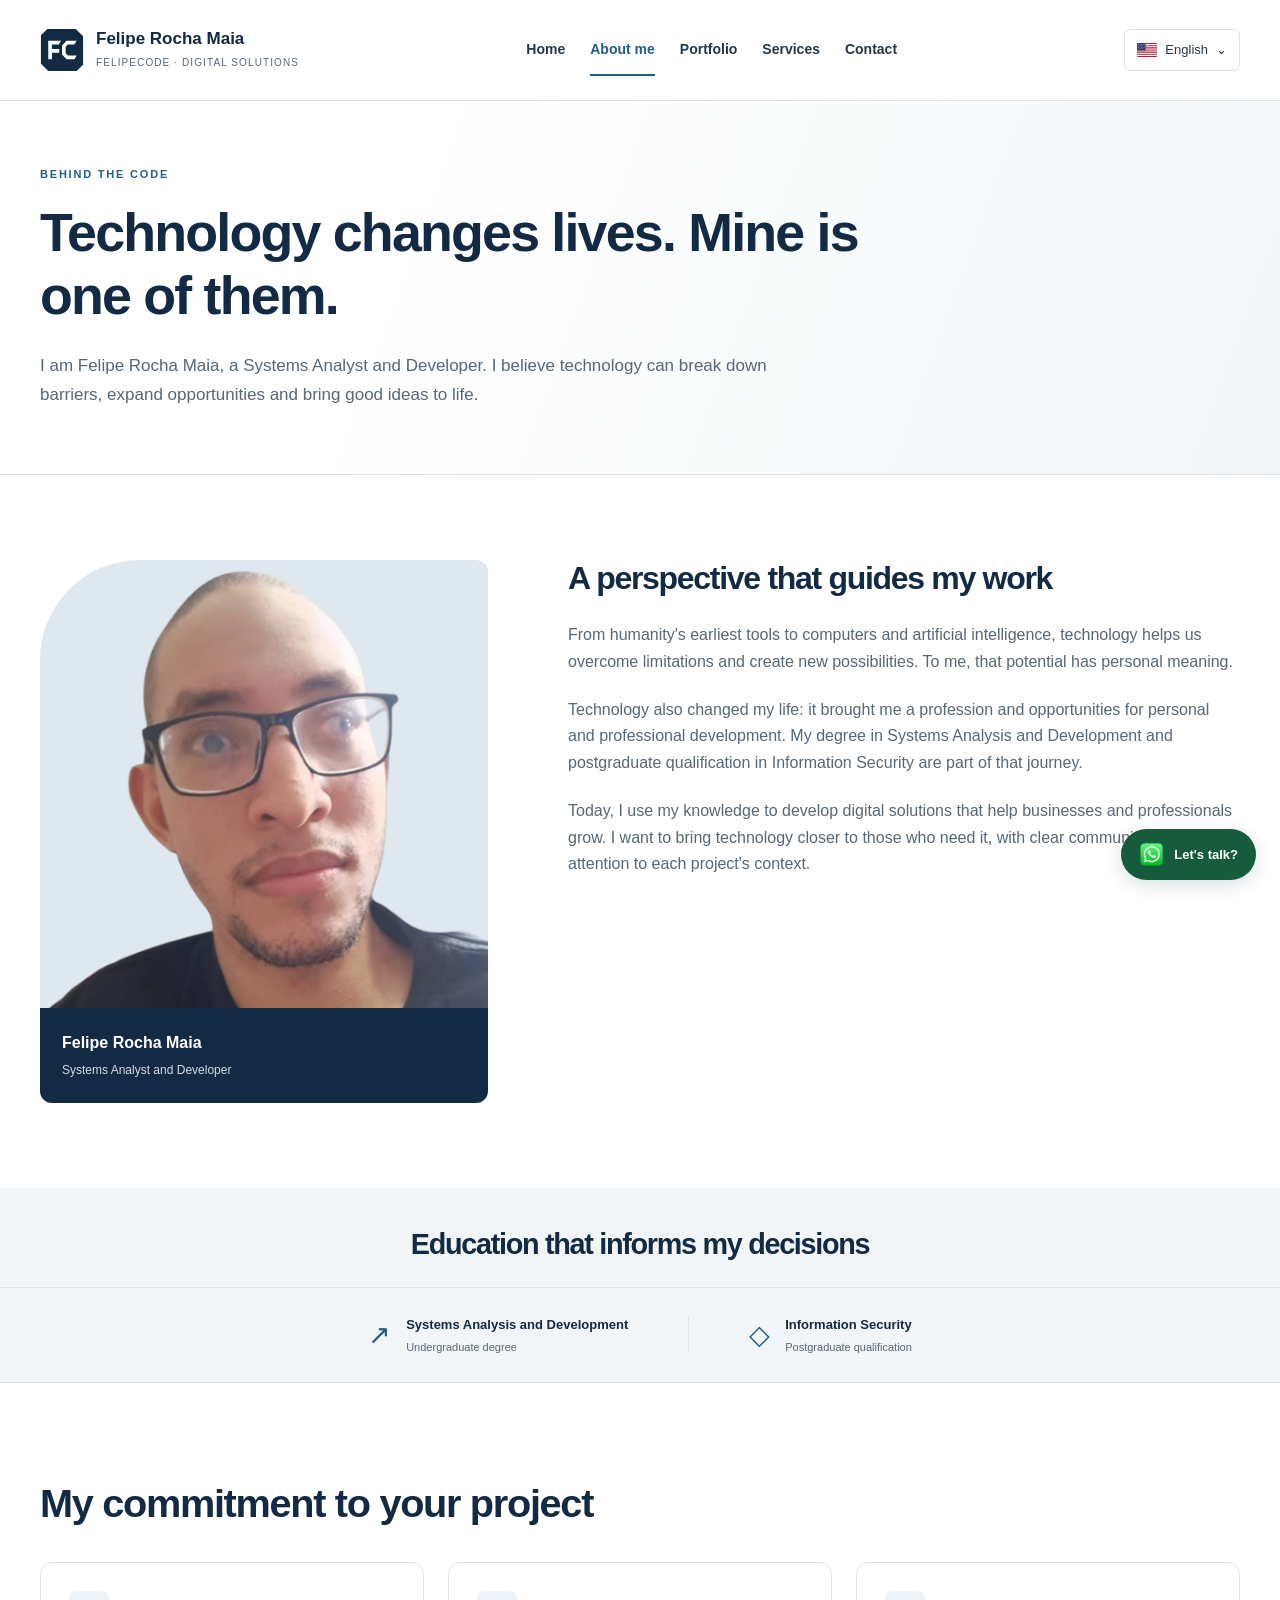
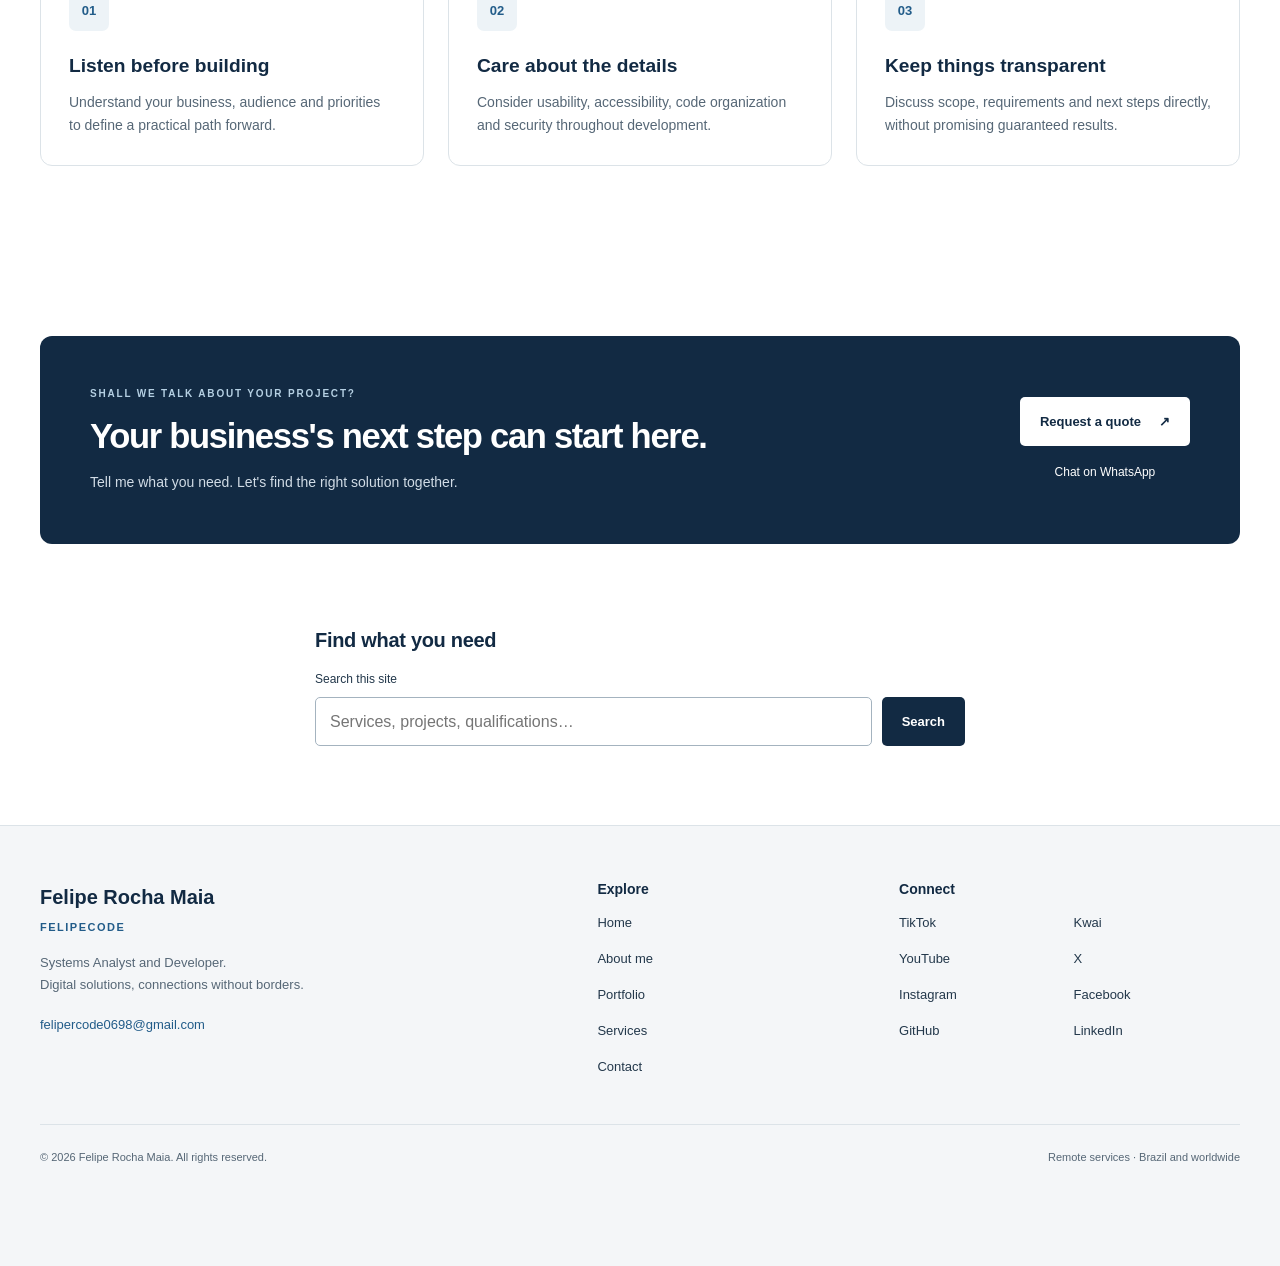
<file: sobre-mim.html>
<!DOCTYPE html>
<html lang="pt-BR">
<head>
<meta charset="UTF-8">
<meta name="viewport" content="width=device-width, initial-scale=1">
<title>Sobre mim | Felipe Rocha Maia — FelipeCode</title>
<meta name="description" content="Conheça Felipe Rocha Maia, sua trajetória, formação em Análise e Desenvolvimento de Sistemas e pós-graduação em Segurança da Informação.">
<meta name="author" content="Felipe Rocha Maia">
<meta name="theme-color" content="#122a43">
<link rel="icon" type="image/svg+xml" href="assets/icons/felipe-code.svg">
<link rel="canonical" href="https://felipercode0698.com/sobre-mim.html">
<link rel="alternate" hreflang="pt-BR" href="https://felipercode0698.com/sobre-mim.html">
<link rel="alternate" hreflang="en" href="https://felipercode0698.com/en/about.html">
<link rel="alternate" hreflang="es" href="https://felipercode0698.com/es/sobre-mi.html">
<link rel="alternate" hreflang="x-default" href="https://felipercode0698.com/sobre-mim.html">
<meta property="og:type" content="website">
<meta property="og:locale" content="pt_BR">
<meta property="og:title" content="Sobre mim | Felipe Rocha Maia — FelipeCode">
<meta property="og:description" content="Conheça Felipe Rocha Maia, sua trajetória, formação em Análise e Desenvolvimento de Sistemas e pós-graduação em Segurança da Informação.">
<meta property="og:url" content="https://felipercode0698.com/sobre-mim.html">
<meta property="og:image" content="https://felipercode0698.com/img/minha-foto.png">
<meta property="og:image:alt" content="Felipe Rocha Maia">
<meta name="twitter:card" content="summary">
<link rel="stylesheet" href="assets/css/home.css?v=fc">
<link rel="stylesheet" href="assets/css/site.css?v=fc">
<script type="application/ld+json">{"@context": "https://schema.org", "@graph": [{"@type": "Person", "@id": "https://felipercode0698.com/#felipe", "name": "Felipe Rocha Maia", "url": "https://felipercode0698.com/", "image": "https://felipercode0698.com/img/minha-foto.png", "jobTitle": "Analista e Desenvolvedor de Sistemas", "sameAs": ["https://www.tiktok.com/@felipercode0698", "https://www.kwai.com/@felipercode0698", "https://www.youtube.com/@felipercode0698", "https://x.com/@felipercode0698", "https://www.instagram.com/felipercode0698/", "https://www.facebook.com/felipercode0698", "https://github.com/Feliperocha0698", "https://www.linkedin.com/in/feliperocha0698/"]}, {"@type": "WebSite", "@id": "https://felipercode0698.com/#website", "url": "https://felipercode0698.com/", "name": "Felipe Rocha Maia — FelipeCode", "inLanguage": ["pt-BR", "en", "es"], "publisher": {"@id": "https://felipercode0698.com/#felipe"}}, {"@type": "WebPage", "@id": "https://felipercode0698.com/sobre-mim.html#page", "url": "https://felipercode0698.com/sobre-mim.html", "name": "Sobre mim | Felipe Rocha Maia", "description": "Conheça Felipe Rocha Maia, sua trajetória, formação em Análise e Desenvolvimento de Sistemas e pós-graduação em Segurança da Informação.", "inLanguage": "pt-BR", "isPartOf": {"@id": "https://felipercode0698.com/#website"}, "about": {"@id": "https://felipercode0698.com/#felipe"}}]}</script>
<script id="site-data" type="application/json">{"lang": "pt-BR", "page": 1, "routes": {"pt-BR": "sobre-mim.html", "en": "en/about.html", "es": "es/sobre-mi.html"}, "ui": {"skip": "Ir para o conteúdo", "mainNav": "Navegação principal", "footerNav": "Navegação do rodapé", "language": "Escolher idioma", "quote": "Solicitar orçamento", "portfolio": "Conheça meu portfólio", "whatsapp": "Conversar pelo WhatsApp", "remote": "Atendimento remoto · Brasil e exterior", "newTab": " (abre em nova aba)", "explore": "Explore", "connect": "Conecte-se", "rights": "Todos os direitos reservados.", "footerText": "Soluções digitais, conexões sem fronteiras.", "floating": "Vamos conversar?", "searchHeading": "Encontre o que procura", "searchLabel": "Buscar no site", "searchPlaceholder": "Serviços, projetos, formação…", "searchButton": "Pesquisar", "searchEmpty": "Digite um termo para pesquisar.", "searchNone": "Nenhum resultado. Tente serviços, projetos, formação ou contato.", "searchFound": "Páginas encontradas:", "all": "Todos", "code": "Ver projeto no GitHub", "projectType": "Projeto de portfólio", "technologies": "Tecnologias", "noProjects": "Ainda não há projetos publicados nesta categoria.", "filters": "Filtrar projetos por categoria", "filterCount": "Projetos exibidos:", "moreAbout": "Conheça minha trajetória", "allServices": "Conheça todos os serviços", "allProjects": "Explorar portfólio", "learnAbout": "Mais sobre mim", "next": "O próximo passo", "ctaTitle": "O próximo passo do seu negócio pode começar aqui.", "ctaText": "Conte o que você precisa. Vamos avaliar juntos a melhor solução.", "ctaEyebrow": "Vamos conversar sobre o seu projeto?"}, "contact": {"eyebrow": "Uma boa conversa é o primeiro passo", "title": "Vamos falar sobre o seu projeto?", "intro": "Conte sua ideia, o desafio do seu negócio e o que você gostaria de construir. O atendimento pode ser realizado remotamente, no Brasil e no exterior.", "directTitle": "Fale diretamente comigo", "directText": "Enquanto o formulário aguarda configuração, utilize o WhatsApp ou o e-mail para solicitar um orçamento.", "formTitle": "Descreva o que você precisa", "inactive": "Envio ainda não disponível. O formulário aguarda configuração e teste do Web3Forms. Nenhum dado será enviado por ele nesta versão.", "required": "Todos os campos são obrigatórios.", "name": "Nome completo", "email": "E-mail", "phone": "WhatsApp com código do país", "phoneHelp": "Inclua + e o código do país. São aceitos números internacionais.", "service": "Serviço desejado", "choose": "Selecione um serviço", "options": ["Desenvolvimento de sites", "Desenvolvimento de sistemas", "Desenvolvimento de aplicativos", "Manutenção de sites", "Gestão de Google Ads", "Outro serviço"], "description": "Descrição do projeto", "descriptionHelp": "Descreva o objetivo e as funcionalidades desejadas (mínimo de 20 caracteres). Não inclua senhas ou informações confidenciais.", "privacy": "Quando o envio for ativado, os dados informados serão encaminhados pelo Web3Forms para responder à sua solicitação. Nesta versão, não são enviados nem armazenados pelo site.", "submit": "Validar solicitação (envio indisponível)", "send": "Enviar solicitação", "sending": "Enviando…", "validInactive": "Os campos foram validados. Nenhum dado foi enviado: o Web3Forms ainda não está configurado. Entre em contato pelo WhatsApp ou e-mail.", "invalid": "Revise os campos indicados antes de continuar.", "nameError": "Informe seu nome completo.", "emailError": "Informe um endereço de e-mail válido.", "phoneError": "Informe um número internacional com + e de 7 a 15 dígitos.", "serviceError": "Selecione o serviço desejado.", "descriptionError": "Descreva o projeto com pelo menos 20 caracteres.", "success": "O Web3Forms aceitou sua solicitação. Obrigado pelo contato.", "failure": "Não foi possível confirmar o envio. Tente novamente mais tarde ou utilize o WhatsApp ou e-mail.", "spam": "Não foi possível enviar esta solicitação. Utilize um dos canais de contato.", "nojs": "Ative o JavaScript para validar o formulário. Você também pode entrar em contato por WhatsApp ou e-mail.", "ready": "O envio utiliza Web3Forms. Você também pode entrar em contato diretamente por WhatsApp ou e-mail.", "privacyActive": "Os dados deste formulário serão encaminhados pelo Web3Forms para responder à sua solicitação. Não inclua dados sensíveis.", "directActive": "Utilize o formulário, o WhatsApp ou o e-mail para conversar sobre o seu projeto.", "honeypot": "Deixe este campo vazio"}, "search": [{"title": "Início", "url": "index.html", "terms": "Início Sites, sistemas e aplicativos personalizados com Felipe Rocha Maia. Atendimento remoto no Brasil e no exterior. Conheça os projetos e solicite um orçamento."}, {"title": "Sobre mim", "url": "sobre-mim.html", "terms": "Sobre mim Conheça Felipe Rocha Maia, sua trajetória, formação em Análise e Desenvolvimento de Sistemas e pós-graduação em Segurança da Informação. Análise e Desenvolvimento de Sistemas Segurança da Informação"}, {"title": "Portfólio", "url": "portfolio.html", "terms": "Portfólio Explore os projetos de portfólio de Felipe Rocha Maia: formulário de cadastro, lista de tarefas e relógio digital, com links para o código no GitHub. Formulário de cadastro Interface de cadastro de desenvolvedores com campos para informações pessoais e habilidades técnicas. Lista de tarefas Projeto para organização de atividades, apresentado com sua interface e código no GitHub. Relógio digital Uma interface para apresentação da hora em formato digital."}, {"title": "Serviços", "url": "servicos.html", "terms": "Serviços Sites, sistemas, aplicativos, manutenção de sites e gestão de Google Ads. Soluções personalizadas com Felipe Rocha Maia e orçamento conforme o projeto. Sites profissionais Sistemas personalizados Aplicativos Manutenção de sites Gestão de Google Ads"}, {"title": "Contato", "url": "contato.html", "terms": "Contato Converse com Felipe Rocha Maia sobre seu projeto. Atendimento remoto, contato por WhatsApp e e-mail e formulário de orçamento em preparação."}]}</script>
<script src="js/home.js" defer></script>

</head>
<body>
<a class="skip-link" href="#conteudo">Ir para o conteúdo</a>

<header class="site-header">
<div class="container header-inner"><a class="brand" href="index.html" aria-label="Felipe Rocha Maia — Início"><img class="brand-mark" src="assets/icons/felipe-code.svg" alt="" width="44" height="48"><span><strong>Felipe Rocha Maia</strong><span class="brand-sub">FelipeCode · Soluções digitais</span></span></a>
<nav class="primary-nav" aria-label="Navegação principal"><a href="index.html">Início</a><a href="sobre-mim.html" aria-current="page">Sobre mim</a><a href="portfolio.html">Portfólio</a><a href="servicos.html">Serviços</a><a href="contato.html">Contato</a>
</nav>
<details class="language-picker">
<summary aria-label="Escolher idioma"><img class="language-flag" src="assets/icons/br.svg" width="20" height="14" alt="" aria-hidden="true"> Português <span aria-hidden="true">⌄</span>
</summary>
<nav class="language-panel" aria-label="Escolher idioma"><a href="sobre-mim.html?lang=pt-BR" data-language="pt-BR" lang="pt-BR" hreflang="pt-BR" aria-current="true"><img class="language-flag" src="assets/icons/br.svg" width="20" height="14" alt="" aria-hidden="true"> Português</a><a href="en/about.html?lang=en" data-language="en" lang="en" hreflang="en"><img class="language-flag" src="assets/icons/us.svg" width="20" height="14" alt="" aria-hidden="true"> English</a><a href="es/sobre-mi.html?lang=es" data-language="es" lang="es" hreflang="es"><img class="language-flag" src="assets/icons/es.svg" width="20" height="14" alt="" aria-hidden="true"> Español</a>
</nav>
</details>
</div>
</header>

<main id="conteudo" tabindex="-1">
<section class="page-hero">
<div class="container">
<p class="eyebrow">Por trás do código
</p>
<h1>Tecnologia transforma vidas. A minha é uma delas.
</h1>
<p class="page-intro">Sou Felipe Rocha Maia, Analista e Desenvolvedor de Sistemas. Acredito na tecnologia como uma forma de derrubar barreiras, ampliar oportunidades e tornar boas ideias possíveis.
</p>
</div>
</section>
<section class="section container story-grid">
<figure class="about-portrait"><img src="img/minha-foto.png" alt="Felipe Rocha Maia" width="480" height="480"><figcaption>Felipe Rocha Maia<span>Analista e Desenvolvedor de Sistemas</span></figcaption>
</figure>
<div class="story-copy">
<h2>Uma visão que orienta meu trabalho
</h2>
<p>Das primeiras ferramentas criadas pela humanidade aos computadores e à inteligência artificial, a tecnologia nos ajuda a superar limitações e criar novas possibilidades. Para mim, esse potencial tem um significado pessoal.
</p>
<p>A tecnologia também transformou minha vida: trouxe uma profissão e oportunidades de desenvolvimento pessoal e profissional. Minha formação em Análise e Desenvolvimento de Sistemas e minha pós-graduação em Segurança da Informação fazem parte dessa trajetória.
</p>
<p>Hoje, utilizo meus conhecimentos para desenvolver soluções digitais que ajudem empresas e profissionais a crescer. Quero aproximar a tecnologia de quem precisa dela, com comunicação clara e atenção ao contexto de cada projeto.
</p>
</div>
</section>
<section class="education-section">
<div class="container">
<h2>Formação que sustenta minhas escolhas
</h2>
</div>
<div class="qualification-strip">
<div class="container qualification-inner">
<p><span aria-hidden="true">↗</span><strong>Análise e Desenvolvimento de Sistemas</strong><span>Graduação</span>
</p><span class="strip-divider" aria-hidden="true"></span>
<p><span aria-hidden="true">◇</span><strong>Segurança da Informação</strong><span>Pós-graduação</span>
</p>
</div>
</div>
</section>
<section class="section container">
<div class="section-heading">
<h2>Meu compromisso com o seu projeto
</h2>
</div>
<div class="three-grid">
<article class="service-card"><span class="service-icon" aria-hidden="true">01</span>
<h3>Ouvir antes de desenvolver
</h3>
<p>Entender seu negócio, seu público e suas prioridades para definir um caminho viável.
</p>
</article>
<article class="service-card"><span class="service-icon" aria-hidden="true">02</span>
<h3>Cuidar dos detalhes
</h3>
<p>Considerar usabilidade, acessibilidade, organização do código e segurança durante o desenvolvimento.
</p>
</article>
<article class="service-card"><span class="service-icon" aria-hidden="true">03</span>
<h3>Manter uma relação transparente
</h3>
<p>Conversar diretamente sobre escopo, necessidades e próximos passos, sem promessas de resultados garantidos.
</p>
</article>
</div>
</section>
<section class="section container">
<div class="contact-banner">
<div>
<p class="eyebrow">Vamos conversar sobre o seu projeto?
</p>
<h2>O próximo passo do seu negócio pode começar aqui.
</h2>
<p>Conte o que você precisa. Vamos avaliar juntos a melhor solução.
</p>
</div>
<div class="banner-actions"><a class="button light" href="contato.html">Solicitar orçamento <span aria-hidden="true">↗</span></a><a class="" href="https://wa.me/5571996345224?text=Ol%C3%A1%20Felipe" target="_blank" rel="noopener noreferrer">Conversar pelo WhatsApp<span class="sr-only"> (abre em nova aba)</span></a>
</div>
</div>
</section>
<section class="container search-section" aria-labelledby="busca-titulo">
<h2 id="busca-titulo">Encontre o que procura
</h2>
<form id="site-search" role="search"><label for="search-input">Buscar no site</label>
<div class="search-row"><input id="search-input" name="q" type="search" placeholder="Serviços, projetos, formação…" maxlength="120" required><button class="button primary" type="submit">Pesquisar</button>
</div>
</form>
<p id="search-status" role="status">
</p>
<ul id="search-results">
</ul>
</section>
</main>

<footer class="site-footer">
<div class="container">
<div class="footer-top">
<div><a class="footer-brand" href="index.html">Felipe Rocha Maia<span>FelipeCode</span></a>
<p>Analista e Desenvolvedor de Sistemas.<br>Soluções digitais, conexões sem fronteiras.
</p><a class="email-link" href="https://mail.google.com/mail/?view=cm&amp;fs=1&amp;to=felipercode0698@gmail.com" target="_blank" rel="noopener noreferrer">felipercode0698@gmail.com<span class="sr-only"> (abre em nova aba)</span></a>
</div>
<nav aria-label="Navegação do rodapé">
<h2>Explore
</h2><a href="index.html">Início</a><a href="sobre-mim.html" aria-current="page">Sobre mim</a><a href="portfolio.html">Portfólio</a><a href="servicos.html">Serviços</a><a href="contato.html">Contato</a>
</nav>
<nav class="social-links" aria-label="Conecte-se">
<h2>Conecte-se
</h2><a class="" href="https://www.tiktok.com/@felipercode0698" target="_blank" rel="noopener noreferrer">TikTok<span class="sr-only"> (abre em nova aba)</span></a><a class="" href="https://www.kwai.com/@felipercode0698" target="_blank" rel="noopener noreferrer">Kwai<span class="sr-only"> (abre em nova aba)</span></a><a class="" href="https://www.youtube.com/@felipercode0698" target="_blank" rel="noopener noreferrer">YouTube<span class="sr-only"> (abre em nova aba)</span></a><a class="" href="https://x.com/@felipercode0698" target="_blank" rel="noopener noreferrer">X<span class="sr-only"> (abre em nova aba)</span></a><a class="" href="https://www.instagram.com/felipercode0698/" target="_blank" rel="noopener noreferrer">Instagram<span class="sr-only"> (abre em nova aba)</span></a><a class="" href="https://www.facebook.com/felipercode0698" target="_blank" rel="noopener noreferrer">Facebook<span class="sr-only"> (abre em nova aba)</span></a><a class="" href="https://github.com/Feliperocha0698" target="_blank" rel="noopener noreferrer">GitHub<span class="sr-only"> (abre em nova aba)</span></a><a class="" href="https://www.linkedin.com/in/feliperocha0698/" target="_blank" rel="noopener noreferrer">LinkedIn<span class="sr-only"> (abre em nova aba)</span></a>
</nav>
</div>
<div class="footer-bottom">
<p>© <span id="current-year">2026</span> Felipe Rocha Maia. Todos os direitos reservados.
</p>
<p>Atendimento remoto · Brasil e exterior
</p>
</div>
</div>
</footer>
<a class="floating-whatsapp" href="https://wa.me/5571996345224?text=Ol%C3%A1%20Felipe" target="_blank" rel="noopener noreferrer" aria-label="Conversar pelo WhatsApp (abre em nova aba)"><img src="img/icons/whatsapp.png" width="25" height="25" alt=""><span>Vamos conversar?</span></a>
</body>
</html>
</file>
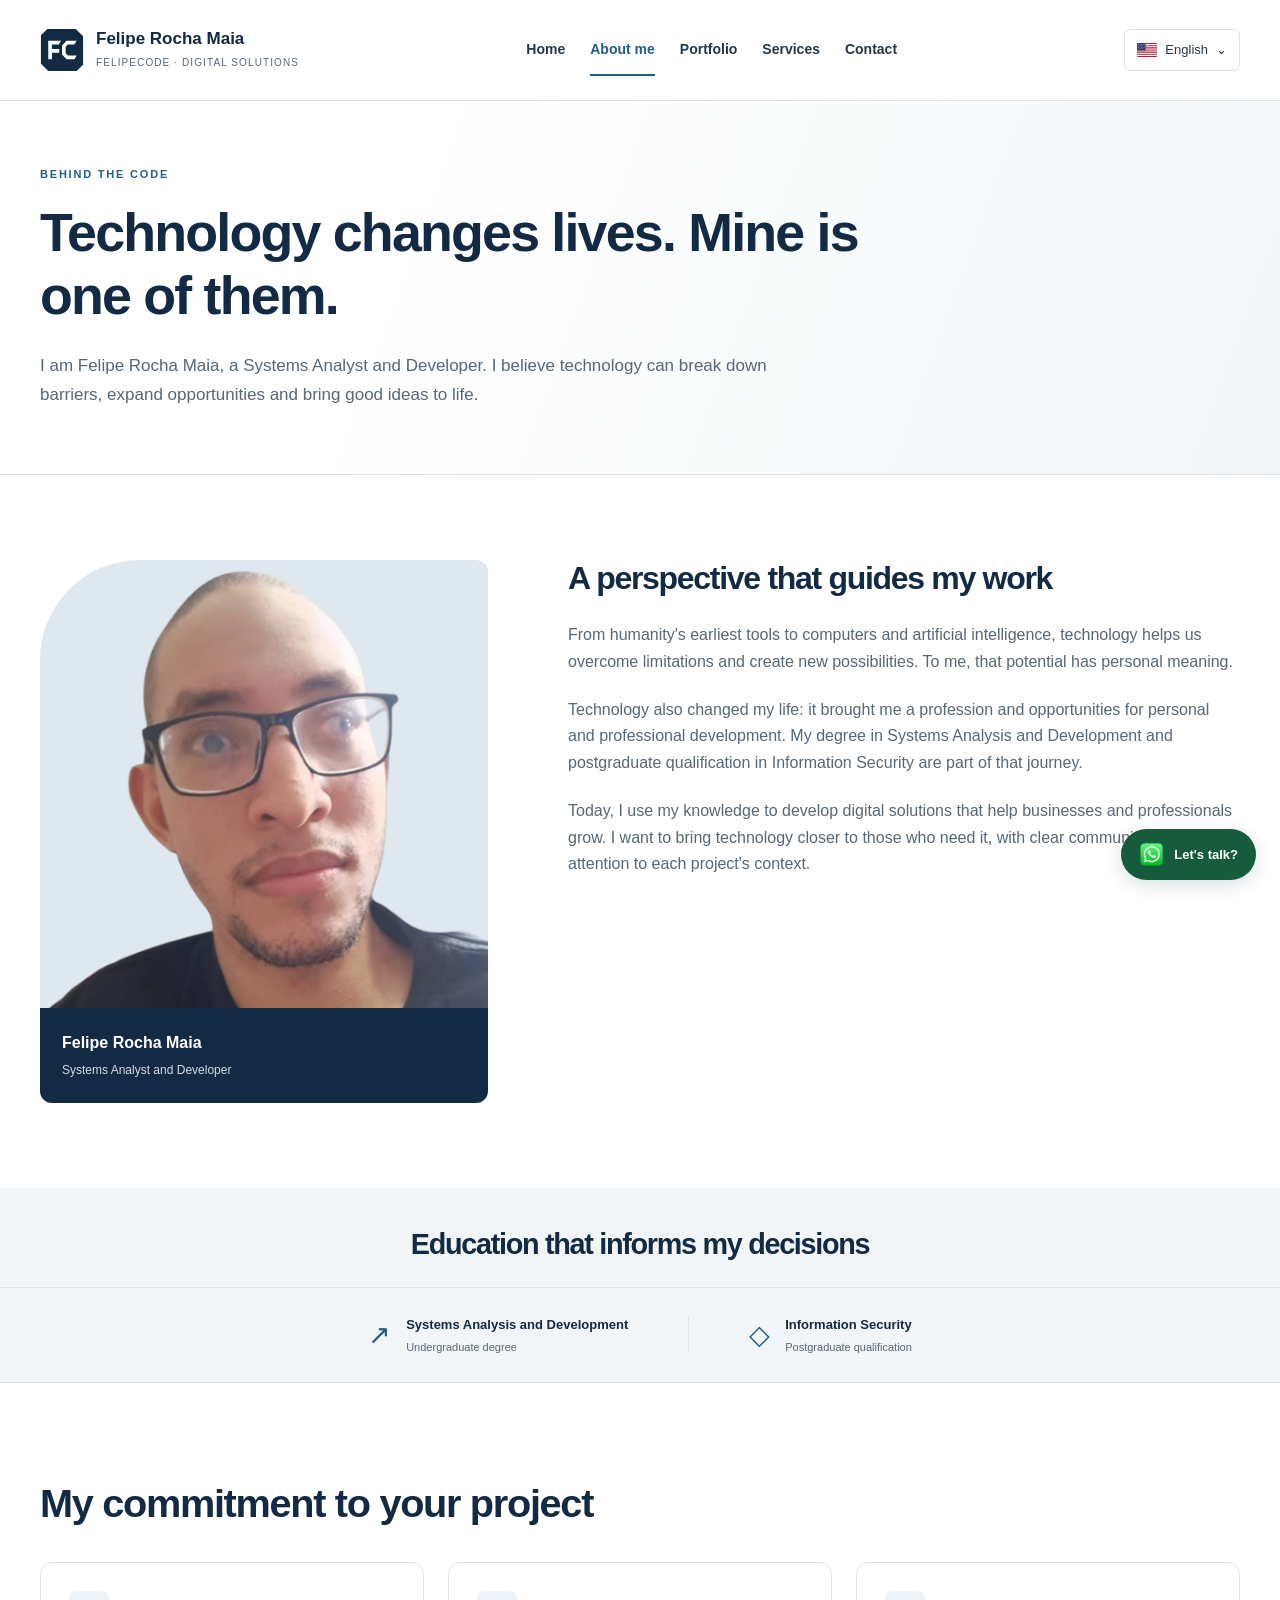
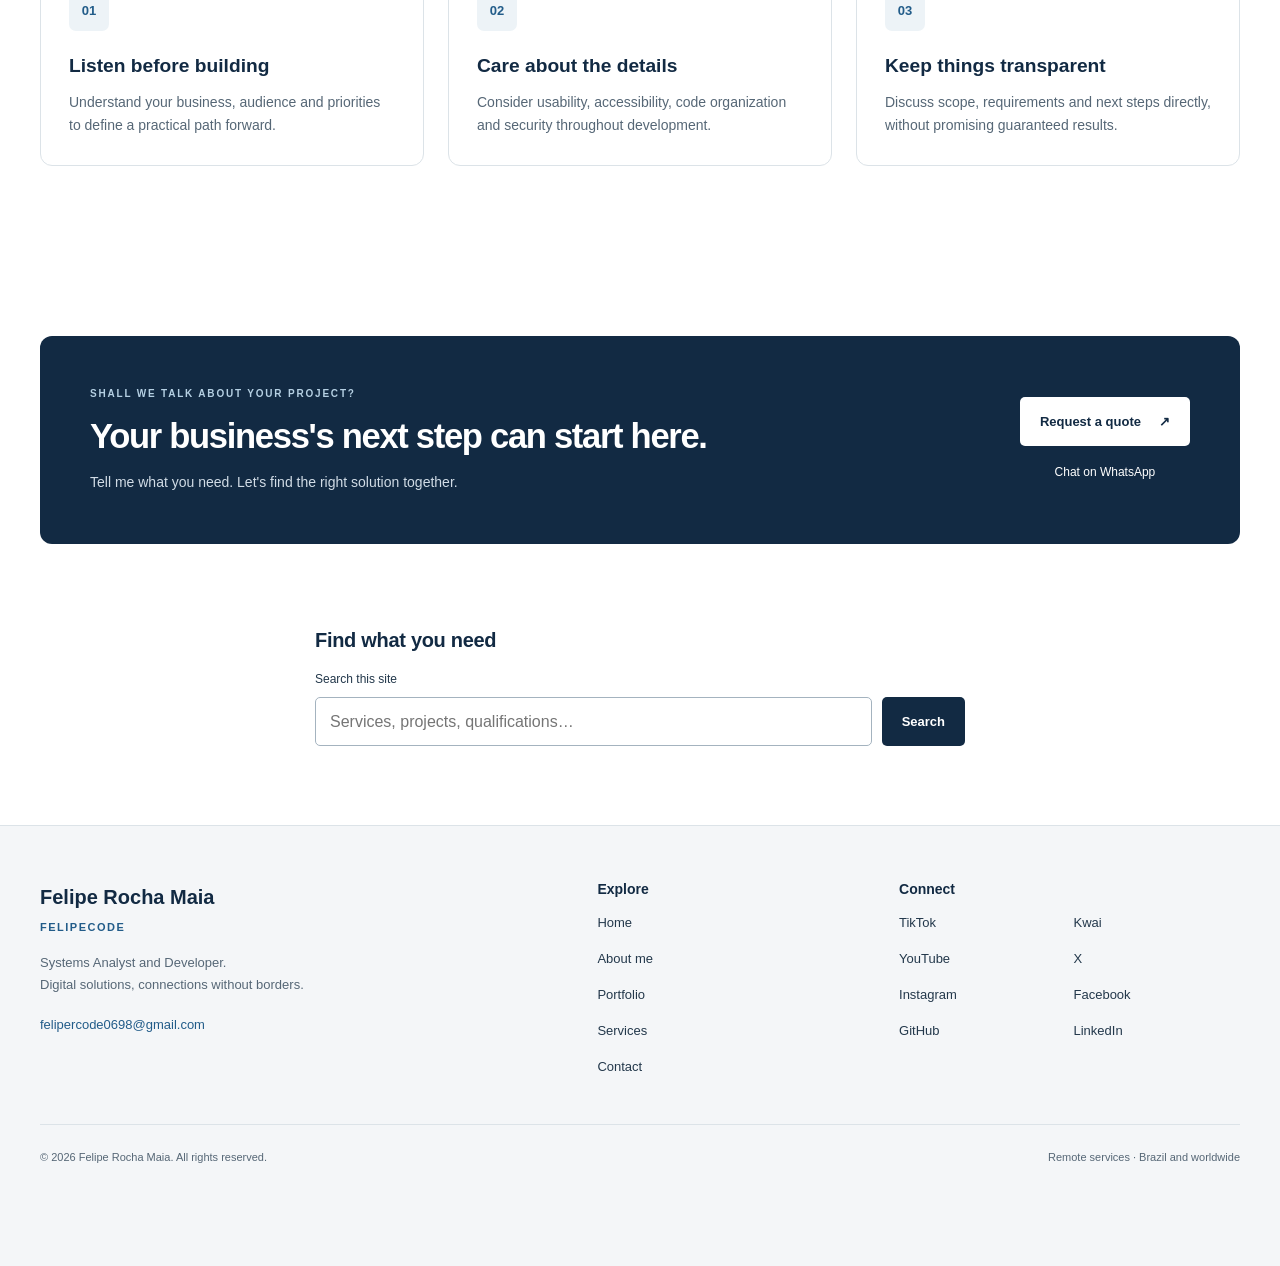
<file: en/about.html>
<!DOCTYPE html>
<html lang="en">
<head>
<meta charset="UTF-8">
<meta name="viewport" content="width=device-width, initial-scale=1">
<title>About me | Felipe Rocha Maia — FelipeCode</title>
<meta name="description" content="Meet Felipe Rocha Maia: his story, degree in Systems Analysis and Development, and postgraduate qualification in Information Security.">
<meta name="author" content="Felipe Rocha Maia">
<meta name="theme-color" content="#122a43">
<link rel="icon" type="image/svg+xml" href="../assets/icons/felipe-code.svg">
<link rel="canonical" href="https://felipercode0698.com/en/about.html">
<link rel="alternate" hreflang="pt-BR" href="https://felipercode0698.com/sobre-mim.html">
<link rel="alternate" hreflang="en" href="https://felipercode0698.com/en/about.html">
<link rel="alternate" hreflang="es" href="https://felipercode0698.com/es/sobre-mi.html">
<link rel="alternate" hreflang="x-default" href="https://felipercode0698.com/sobre-mim.html">
<meta property="og:type" content="website">
<meta property="og:locale" content="en_US">
<meta property="og:title" content="About me | Felipe Rocha Maia — FelipeCode">
<meta property="og:description" content="Meet Felipe Rocha Maia: his story, degree in Systems Analysis and Development, and postgraduate qualification in Information Security.">
<meta property="og:url" content="https://felipercode0698.com/en/about.html">
<meta property="og:image" content="https://felipercode0698.com/img/minha-foto.png">
<meta property="og:image:alt" content="Felipe Rocha Maia">
<meta name="twitter:card" content="summary">
<link rel="stylesheet" href="../assets/css/home.css?v=fc">
<link rel="stylesheet" href="../assets/css/site.css?v=fc">
<script type="application/ld+json">{"@context": "https://schema.org", "@graph": [{"@type": "Person", "@id": "https://felipercode0698.com/#felipe", "name": "Felipe Rocha Maia", "url": "https://felipercode0698.com/", "image": "https://felipercode0698.com/img/minha-foto.png", "jobTitle": "Systems Analyst and Developer", "sameAs": ["https://www.tiktok.com/@felipercode0698", "https://www.kwai.com/@felipercode0698", "https://www.youtube.com/@felipercode0698", "https://x.com/@felipercode0698", "https://www.instagram.com/felipercode0698/", "https://www.facebook.com/felipercode0698", "https://github.com/Feliperocha0698", "https://www.linkedin.com/in/feliperocha0698/"]}, {"@type": "WebSite", "@id": "https://felipercode0698.com/#website", "url": "https://felipercode0698.com/", "name": "Felipe Rocha Maia — FelipeCode", "inLanguage": ["pt-BR", "en", "es"], "publisher": {"@id": "https://felipercode0698.com/#felipe"}}, {"@type": "WebPage", "@id": "https://felipercode0698.com/en/about.html#page", "url": "https://felipercode0698.com/en/about.html", "name": "About me | Felipe Rocha Maia", "description": "Meet Felipe Rocha Maia: his story, degree in Systems Analysis and Development, and postgraduate qualification in Information Security.", "inLanguage": "en", "isPartOf": {"@id": "https://felipercode0698.com/#website"}, "about": {"@id": "https://felipercode0698.com/#felipe"}}]}</script>
<script id="site-data" type="application/json">{"lang": "en", "page": 1, "routes": {"pt-BR": "../sobre-mim.html", "en": "about.html", "es": "../es/sobre-mi.html"}, "ui": {"skip": "Skip to content", "mainNav": "Main navigation", "footerNav": "Footer navigation", "language": "Choose language", "quote": "Request a quote", "portfolio": "Explore my portfolio", "whatsapp": "Chat on WhatsApp", "remote": "Remote services · Brazil and worldwide", "newTab": " (opens in a new tab)", "explore": "Explore", "connect": "Connect", "rights": "All rights reserved.", "footerText": "Digital solutions, connections without borders.", "floating": "Let's talk?", "searchHeading": "Find what you need", "searchLabel": "Search this site", "searchPlaceholder": "Services, projects, qualifications…", "searchButton": "Search", "searchEmpty": "Enter a search term.", "searchNone": "No results. Try services, projects, qualifications or contact.", "searchFound": "Pages found:", "all": "All", "code": "View project on GitHub", "projectType": "Portfolio project", "technologies": "Technologies", "noProjects": "No projects have been published in this category yet.", "filters": "Filter projects by category", "filterCount": "Projects shown:", "moreAbout": "Discover my story", "allServices": "Explore all services", "allProjects": "Explore portfolio", "learnAbout": "More about me", "next": "The next step", "ctaTitle": "Your business's next step can start here.", "ctaText": "Tell me what you need. Let's find the right solution together.", "ctaEyebrow": "Shall we talk about your project?"}, "contact": {"eyebrow": "A good conversation is the first step", "title": "Let's talk about your project.", "intro": "Tell me about your idea, your business challenge and what you would like to build. Services can be delivered remotely, in Brazil and internationally.", "directTitle": "Talk directly with me", "directText": "While the form awaits configuration, please use WhatsApp or email to request a quote.", "formTitle": "Describe what you need", "inactive": "Sending is not available yet. The form is awaiting Web3Forms configuration and testing. No data will be sent through it in this version.", "required": "All fields are required.", "name": "Full name", "email": "Email", "phone": "WhatsApp with country code", "phoneHelp": "Include + and the country code. International numbers are accepted.", "service": "Service required", "choose": "Select a service", "options": ["Website development", "System development", "Application development", "Website maintenance", "Google Ads management", "Other service"], "description": "Project description", "descriptionHelp": "Describe your goals and required features (at least 20 characters). Do not include passwords or confidential information.", "privacy": "Once sending is activated, the information you provide will be forwarded through Web3Forms to respond to your request. In this version, it is neither sent nor stored by the website.", "submit": "Validate request (sending unavailable)", "send": "Send request", "sending": "Sending…", "validInactive": "The fields have been validated. No data was sent: Web3Forms is not configured yet. Please contact me through WhatsApp or email.", "invalid": "Review the indicated fields before continuing.", "nameError": "Enter your full name.", "emailError": "Enter a valid email address.", "phoneError": "Enter an international number with + and 7 to 15 digits.", "serviceError": "Select the service you need.", "descriptionError": "Describe your project using at least 20 characters.", "success": "Web3Forms accepted your request. Thank you for getting in touch.", "failure": "Sending could not be confirmed. Try again later or use WhatsApp or email.", "spam": "This request could not be sent. Please use one of the contact channels.", "nojs": "Enable JavaScript to validate the form. You can also get in touch through WhatsApp or email.", "ready": "Submissions use Web3Forms. You can also contact me directly through WhatsApp or email.", "privacyActive": "The information in this form will be forwarded through Web3Forms to respond to your request. Do not include sensitive data.", "directActive": "Use the form, WhatsApp or email to discuss your project.", "honeypot": "Leave this field empty"}, "search": [{"title": "Home", "url": "index.html", "terms": "Home Custom websites, systems and applications with Felipe Rocha Maia. Remote services in Brazil and internationally. Explore the projects and request a quote."}, {"title": "About me", "url": "about.html", "terms": "About me Meet Felipe Rocha Maia: his story, degree in Systems Analysis and Development, and postgraduate qualification in Information Security. Systems Analysis and Development Information Security"}, {"title": "Portfolio", "url": "portfolio.html", "terms": "Portfolio Explore Felipe Rocha Maia's portfolio: a registration form, a task list and a digital clock, with links to their source code on GitHub. Registration form A developer registration interface with fields for personal information and technical skills. Task list A project for organizing activities, presented with its interface and code on GitHub. Digital clock An interface for displaying the time in a digital format."}, {"title": "Services", "url": "services.html", "terms": "Services Websites, custom systems, applications, website maintenance and Google Ads management. Project-based quotes with Felipe Rocha Maia. Professional websites Custom systems Applications Website maintenance Google Ads management"}, {"title": "Contact", "url": "contact.html", "terms": "Contact Talk to Felipe Rocha Maia about your project. Remote services, WhatsApp and email contact, and a quote request form awaiting configuration."}]}</script>
<script src="../js/home.js" defer></script>

</head>
<body>
<a class="skip-link" href="#conteudo">Skip to content</a>

<header class="site-header">
<div class="container header-inner"><a class="brand" href="index.html" aria-label="Felipe Rocha Maia — Home"><img class="brand-mark" src="../assets/icons/felipe-code.svg" alt="" width="44" height="48"><span><strong>Felipe Rocha Maia</strong><span class="brand-sub">FelipeCode · Digital solutions</span></span></a>
<nav class="primary-nav" aria-label="Main navigation"><a href="index.html">Home</a><a href="about.html" aria-current="page">About me</a><a href="portfolio.html">Portfolio</a><a href="services.html">Services</a><a href="contact.html">Contact</a>
</nav>
<details class="language-picker">
<summary aria-label="Choose language"><img class="language-flag" src="../assets/icons/us.svg" width="20" height="14" alt="" aria-hidden="true"> English <span aria-hidden="true">⌄</span>
</summary>
<nav class="language-panel" aria-label="Choose language"><a href="../sobre-mim.html?lang=pt-BR" data-language="pt-BR" lang="pt-BR" hreflang="pt-BR"><img class="language-flag" src="../assets/icons/br.svg" width="20" height="14" alt="" aria-hidden="true"> Português</a><a href="about.html?lang=en" data-language="en" lang="en" hreflang="en" aria-current="true"><img class="language-flag" src="../assets/icons/us.svg" width="20" height="14" alt="" aria-hidden="true"> English</a><a href="../es/sobre-mi.html?lang=es" data-language="es" lang="es" hreflang="es"><img class="language-flag" src="../assets/icons/es.svg" width="20" height="14" alt="" aria-hidden="true"> Español</a>
</nav>
</details>
</div>
</header>

<main id="conteudo" tabindex="-1">
<section class="page-hero">
<div class="container">
<p class="eyebrow">Behind the code
</p>
<h1>Technology changes lives. Mine is one of them.
</h1>
<p class="page-intro">I am Felipe Rocha Maia, a Systems Analyst and Developer. I believe technology can break down barriers, expand opportunities and bring good ideas to life.
</p>
</div>
</section>
<section class="section container story-grid">
<figure class="about-portrait"><img src="../img/minha-foto.png" alt="Felipe Rocha Maia" width="480" height="480"><figcaption>Felipe Rocha Maia<span>Systems Analyst and Developer</span></figcaption>
</figure>
<div class="story-copy">
<h2>A perspective that guides my work
</h2>
<p>From humanity&#x27;s earliest tools to computers and artificial intelligence, technology helps us overcome limitations and create new possibilities. To me, that potential has personal meaning.
</p>
<p>Technology also changed my life: it brought me a profession and opportunities for personal and professional development. My degree in Systems Analysis and Development and postgraduate qualification in Information Security are part of that journey.
</p>
<p>Today, I use my knowledge to develop digital solutions that help businesses and professionals grow. I want to bring technology closer to those who need it, with clear communication and attention to each project&#x27;s context.
</p>
</div>
</section>
<section class="education-section">
<div class="container">
<h2>Education that informs my decisions
</h2>
</div>
<div class="qualification-strip">
<div class="container qualification-inner">
<p><span aria-hidden="true">↗</span><strong>Systems Analysis and Development</strong><span>Undergraduate degree</span>
</p><span class="strip-divider" aria-hidden="true"></span>
<p><span aria-hidden="true">◇</span><strong>Information Security</strong><span>Postgraduate qualification</span>
</p>
</div>
</div>
</section>
<section class="section container">
<div class="section-heading">
<h2>My commitment to your project
</h2>
</div>
<div class="three-grid">
<article class="service-card"><span class="service-icon" aria-hidden="true">01</span>
<h3>Listen before building
</h3>
<p>Understand your business, audience and priorities to define a practical path forward.
</p>
</article>
<article class="service-card"><span class="service-icon" aria-hidden="true">02</span>
<h3>Care about the details
</h3>
<p>Consider usability, accessibility, code organization and security throughout development.
</p>
</article>
<article class="service-card"><span class="service-icon" aria-hidden="true">03</span>
<h3>Keep things transparent
</h3>
<p>Discuss scope, requirements and next steps directly, without promising guaranteed results.
</p>
</article>
</div>
</section>
<section class="section container">
<div class="contact-banner">
<div>
<p class="eyebrow">Shall we talk about your project?
</p>
<h2>Your business&#x27;s next step can start here.
</h2>
<p>Tell me what you need. Let&#x27;s find the right solution together.
</p>
</div>
<div class="banner-actions"><a class="button light" href="contact.html">Request a quote <span aria-hidden="true">↗</span></a><a class="" href="https://wa.me/5571996345224?text=Ol%C3%A1%20Felipe" target="_blank" rel="noopener noreferrer">Chat on WhatsApp<span class="sr-only"> (opens in a new tab)</span></a>
</div>
</div>
</section>
<section class="container search-section" aria-labelledby="busca-titulo">
<h2 id="busca-titulo">Find what you need
</h2>
<form id="site-search" role="search"><label for="search-input">Search this site</label>
<div class="search-row"><input id="search-input" name="q" type="search" placeholder="Services, projects, qualifications…" maxlength="120" required><button class="button primary" type="submit">Search</button>
</div>
</form>
<p id="search-status" role="status">
</p>
<ul id="search-results">
</ul>
</section>
</main>

<footer class="site-footer">
<div class="container">
<div class="footer-top">
<div><a class="footer-brand" href="index.html">Felipe Rocha Maia<span>FelipeCode</span></a>
<p>Systems Analyst and Developer.<br>Digital solutions, connections without borders.
</p><a class="email-link" href="https://mail.google.com/mail/?view=cm&amp;fs=1&amp;to=felipercode0698@gmail.com" target="_blank" rel="noopener noreferrer">felipercode0698@gmail.com<span class="sr-only"> (opens in a new tab)</span></a>
</div>
<nav aria-label="Footer navigation">
<h2>Explore
</h2><a href="index.html">Home</a><a href="about.html" aria-current="page">About me</a><a href="portfolio.html">Portfolio</a><a href="services.html">Services</a><a href="contact.html">Contact</a>
</nav>
<nav class="social-links" aria-label="Connect">
<h2>Connect
</h2><a class="" href="https://www.tiktok.com/@felipercode0698" target="_blank" rel="noopener noreferrer">TikTok<span class="sr-only"> (opens in a new tab)</span></a><a class="" href="https://www.kwai.com/@felipercode0698" target="_blank" rel="noopener noreferrer">Kwai<span class="sr-only"> (opens in a new tab)</span></a><a class="" href="https://www.youtube.com/@felipercode0698" target="_blank" rel="noopener noreferrer">YouTube<span class="sr-only"> (opens in a new tab)</span></a><a class="" href="https://x.com/@felipercode0698" target="_blank" rel="noopener noreferrer">X<span class="sr-only"> (opens in a new tab)</span></a><a class="" href="https://www.instagram.com/felipercode0698/" target="_blank" rel="noopener noreferrer">Instagram<span class="sr-only"> (opens in a new tab)</span></a><a class="" href="https://www.facebook.com/felipercode0698" target="_blank" rel="noopener noreferrer">Facebook<span class="sr-only"> (opens in a new tab)</span></a><a class="" href="https://github.com/Feliperocha0698" target="_blank" rel="noopener noreferrer">GitHub<span class="sr-only"> (opens in a new tab)</span></a><a class="" href="https://www.linkedin.com/in/feliperocha0698/" target="_blank" rel="noopener noreferrer">LinkedIn<span class="sr-only"> (opens in a new tab)</span></a>
</nav>
</div>
<div class="footer-bottom">
<p>© <span id="current-year">2026</span> Felipe Rocha Maia. All rights reserved.
</p>
<p>Remote services · Brazil and worldwide
</p>
</div>
</div>
</footer>
<a class="floating-whatsapp" href="https://wa.me/5571996345224?text=Ol%C3%A1%20Felipe" target="_blank" rel="noopener noreferrer" aria-label="Chat on WhatsApp (opens in a new tab)"><img src="../img/icons/whatsapp.png" width="25" height="25" alt=""><span>Let&#x27;s talk?</span></a>
</body>
</html>
</file>
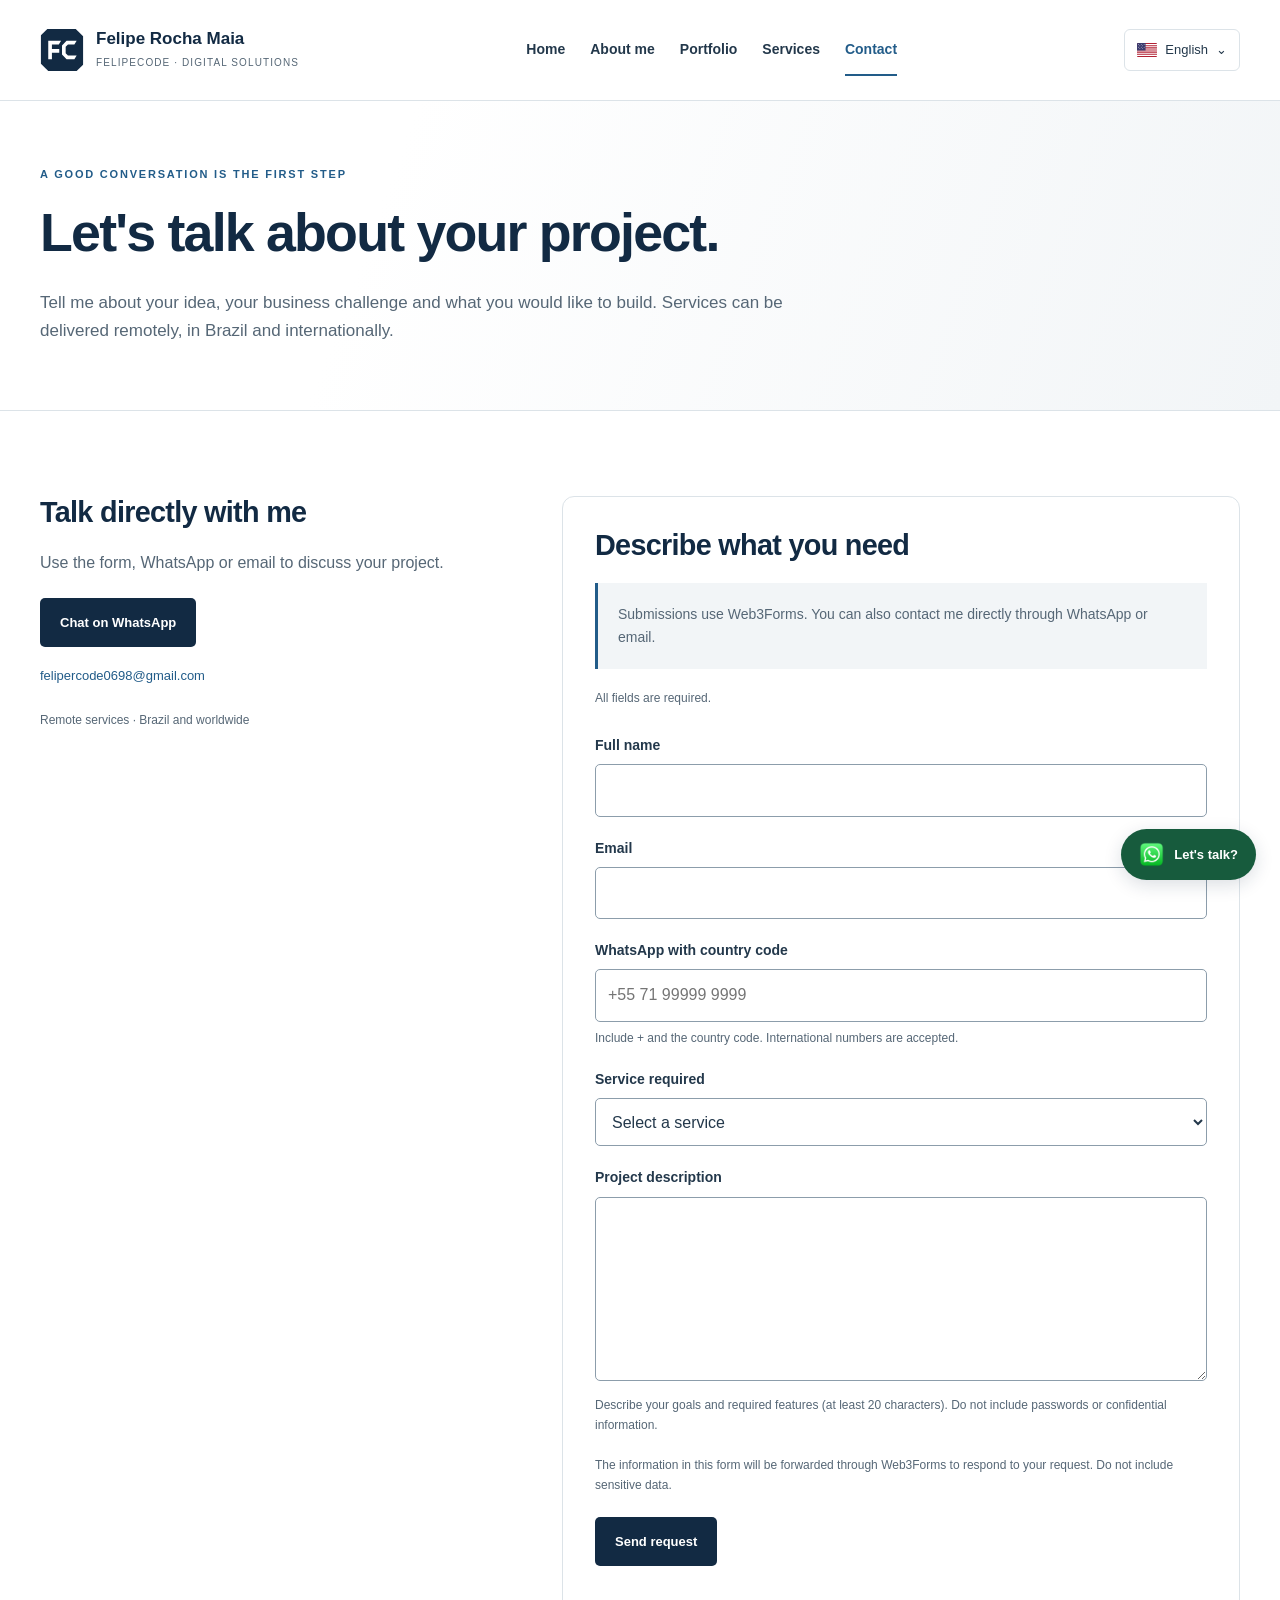
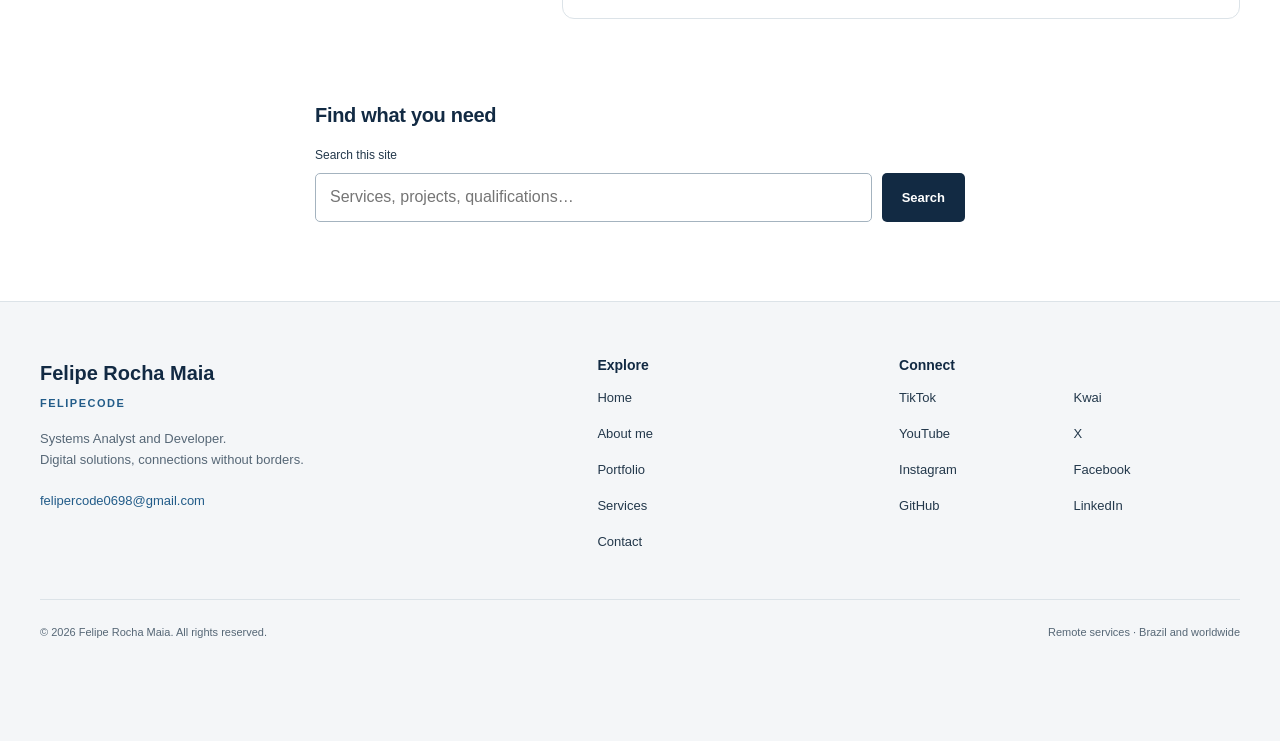
<file: en/contact.html>
<!DOCTYPE html>
<html lang="en">
<head>
<meta charset="UTF-8">
<meta name="viewport" content="width=device-width, initial-scale=1">
<title>Contact | Felipe Rocha Maia — FelipeCode</title>
<meta name="description" content="Talk to Felipe Rocha Maia about your project. Remote services, WhatsApp and email contact, and a quote request form awaiting configuration.">
<meta name="author" content="Felipe Rocha Maia">
<meta name="theme-color" content="#122a43">
<link rel="icon" type="image/svg+xml" href="../assets/icons/felipe-code.svg">
<link rel="canonical" href="https://felipercode0698.com/en/contact.html">
<link rel="alternate" hreflang="pt-BR" href="https://felipercode0698.com/contato.html">
<link rel="alternate" hreflang="en" href="https://felipercode0698.com/en/contact.html">
<link rel="alternate" hreflang="es" href="https://felipercode0698.com/es/contacto.html">
<link rel="alternate" hreflang="x-default" href="https://felipercode0698.com/contato.html">
<meta property="og:type" content="website">
<meta property="og:locale" content="en_US">
<meta property="og:title" content="Contact | Felipe Rocha Maia — FelipeCode">
<meta property="og:description" content="Talk to Felipe Rocha Maia about your project. Remote services, WhatsApp and email contact, and a quote request form awaiting configuration.">
<meta property="og:url" content="https://felipercode0698.com/en/contact.html">
<meta property="og:image" content="https://felipercode0698.com/img/minha-foto.png">
<meta property="og:image:alt" content="Felipe Rocha Maia">
<meta name="twitter:card" content="summary">
<link rel="stylesheet" href="../assets/css/home.css?v=fc">
<link rel="stylesheet" href="../assets/css/site.css?v=fc">
<script type="application/ld+json">{"@context": "https://schema.org", "@graph": [{"@type": "Person", "@id": "https://felipercode0698.com/#felipe", "name": "Felipe Rocha Maia", "url": "https://felipercode0698.com/", "image": "https://felipercode0698.com/img/minha-foto.png", "jobTitle": "Systems Analyst and Developer", "sameAs": ["https://www.tiktok.com/@felipercode0698", "https://www.kwai.com/@felipercode0698", "https://www.youtube.com/@felipercode0698", "https://x.com/@felipercode0698", "https://www.instagram.com/felipercode0698/", "https://www.facebook.com/felipercode0698", "https://github.com/Feliperocha0698", "https://www.linkedin.com/in/feliperocha0698/"]}, {"@type": "WebSite", "@id": "https://felipercode0698.com/#website", "url": "https://felipercode0698.com/", "name": "Felipe Rocha Maia — FelipeCode", "inLanguage": ["pt-BR", "en", "es"], "publisher": {"@id": "https://felipercode0698.com/#felipe"}}, {"@type": "WebPage", "@id": "https://felipercode0698.com/en/contact.html#page", "url": "https://felipercode0698.com/en/contact.html", "name": "Contact | Felipe Rocha Maia", "description": "Talk to Felipe Rocha Maia about your project. Remote services, WhatsApp and email contact, and a quote request form awaiting configuration.", "inLanguage": "en", "isPartOf": {"@id": "https://felipercode0698.com/#website"}, "about": {"@id": "https://felipercode0698.com/#felipe"}}]}</script>
<script id="site-data" type="application/json">{"lang": "en", "page": 4, "routes": {"pt-BR": "../contato.html", "en": "contact.html", "es": "../es/contacto.html"}, "ui": {"skip": "Skip to content", "mainNav": "Main navigation", "footerNav": "Footer navigation", "language": "Choose language", "quote": "Request a quote", "portfolio": "Explore my portfolio", "whatsapp": "Chat on WhatsApp", "remote": "Remote services · Brazil and worldwide", "newTab": " (opens in a new tab)", "explore": "Explore", "connect": "Connect", "rights": "All rights reserved.", "footerText": "Digital solutions, connections without borders.", "floating": "Let's talk?", "searchHeading": "Find what you need", "searchLabel": "Search this site", "searchPlaceholder": "Services, projects, qualifications…", "searchButton": "Search", "searchEmpty": "Enter a search term.", "searchNone": "No results. Try services, projects, qualifications or contact.", "searchFound": "Pages found:", "all": "All", "code": "View project on GitHub", "projectType": "Portfolio project", "technologies": "Technologies", "noProjects": "No projects have been published in this category yet.", "filters": "Filter projects by category", "filterCount": "Projects shown:", "moreAbout": "Discover my story", "allServices": "Explore all services", "allProjects": "Explore portfolio", "learnAbout": "More about me", "next": "The next step", "ctaTitle": "Your business's next step can start here.", "ctaText": "Tell me what you need. Let's find the right solution together.", "ctaEyebrow": "Shall we talk about your project?"}, "contact": {"eyebrow": "A good conversation is the first step", "title": "Let's talk about your project.", "intro": "Tell me about your idea, your business challenge and what you would like to build. Services can be delivered remotely, in Brazil and internationally.", "directTitle": "Talk directly with me", "directText": "While the form awaits configuration, please use WhatsApp or email to request a quote.", "formTitle": "Describe what you need", "inactive": "Sending is not available yet. The form is awaiting Web3Forms configuration and testing. No data will be sent through it in this version.", "required": "All fields are required.", "name": "Full name", "email": "Email", "phone": "WhatsApp with country code", "phoneHelp": "Include + and the country code. International numbers are accepted.", "service": "Service required", "choose": "Select a service", "options": ["Website development", "System development", "Application development", "Website maintenance", "Google Ads management", "Other service"], "description": "Project description", "descriptionHelp": "Describe your goals and required features (at least 20 characters). Do not include passwords or confidential information.", "privacy": "Once sending is activated, the information you provide will be forwarded through Web3Forms to respond to your request. In this version, it is neither sent nor stored by the website.", "submit": "Validate request (sending unavailable)", "send": "Send request", "sending": "Sending…", "validInactive": "The fields have been validated. No data was sent: Web3Forms is not configured yet. Please contact me through WhatsApp or email.", "invalid": "Review the indicated fields before continuing.", "nameError": "Enter your full name.", "emailError": "Enter a valid email address.", "phoneError": "Enter an international number with + and 7 to 15 digits.", "serviceError": "Select the service you need.", "descriptionError": "Describe your project using at least 20 characters.", "success": "Web3Forms accepted your request. Thank you for getting in touch.", "failure": "Sending could not be confirmed. Try again later or use WhatsApp or email.", "spam": "This request could not be sent. Please use one of the contact channels.", "nojs": "Enable JavaScript to validate the form. You can also get in touch through WhatsApp or email.", "ready": "Submissions use Web3Forms. You can also contact me directly through WhatsApp or email.", "privacyActive": "The information in this form will be forwarded through Web3Forms to respond to your request. Do not include sensitive data.", "directActive": "Use the form, WhatsApp or email to discuss your project.", "honeypot": "Leave this field empty"}, "search": [{"title": "Home", "url": "index.html", "terms": "Home Custom websites, systems and applications with Felipe Rocha Maia. Remote services in Brazil and internationally. Explore the projects and request a quote."}, {"title": "About me", "url": "about.html", "terms": "About me Meet Felipe Rocha Maia: his story, degree in Systems Analysis and Development, and postgraduate qualification in Information Security. Systems Analysis and Development Information Security"}, {"title": "Portfolio", "url": "portfolio.html", "terms": "Portfolio Explore Felipe Rocha Maia's portfolio: a registration form, a task list and a digital clock, with links to their source code on GitHub. Registration form A developer registration interface with fields for personal information and technical skills. Task list A project for organizing activities, presented with its interface and code on GitHub. Digital clock An interface for displaying the time in a digital format."}, {"title": "Services", "url": "services.html", "terms": "Services Websites, custom systems, applications, website maintenance and Google Ads management. Project-based quotes with Felipe Rocha Maia. Professional websites Custom systems Applications Website maintenance Google Ads management"}, {"title": "Contact", "url": "contact.html", "terms": "Contact Talk to Felipe Rocha Maia about your project. Remote services, WhatsApp and email contact, and a quote request form awaiting configuration."}]}</script>
<script src="../js/home.js" defer></script>
<script src="../js/contact-config.js" defer></script><script src="../js/contact.js" defer></script>
</head>
<body>
<a class="skip-link" href="#conteudo">Skip to content</a>

<header class="site-header">
<div class="container header-inner"><a class="brand" href="index.html" aria-label="Felipe Rocha Maia — Home"><img class="brand-mark" src="../assets/icons/felipe-code.svg" alt="" width="44" height="48"><span><strong>Felipe Rocha Maia</strong><span class="brand-sub">FelipeCode · Digital solutions</span></span></a>
<nav class="primary-nav" aria-label="Main navigation"><a href="index.html">Home</a><a href="about.html">About me</a><a href="portfolio.html">Portfolio</a><a href="services.html">Services</a><a href="contact.html" aria-current="page">Contact</a>
</nav>
<details class="language-picker">
<summary aria-label="Choose language"><img class="language-flag" src="../assets/icons/us.svg" width="20" height="14" alt="" aria-hidden="true"> English <span aria-hidden="true">⌄</span>
</summary>
<nav class="language-panel" aria-label="Choose language"><a href="../contato.html?lang=pt-BR" data-language="pt-BR" lang="pt-BR" hreflang="pt-BR"><img class="language-flag" src="../assets/icons/br.svg" width="20" height="14" alt="" aria-hidden="true"> Português</a><a href="contact.html?lang=en" data-language="en" lang="en" hreflang="en" aria-current="true"><img class="language-flag" src="../assets/icons/us.svg" width="20" height="14" alt="" aria-hidden="true"> English</a><a href="../es/contacto.html?lang=es" data-language="es" lang="es" hreflang="es"><img class="language-flag" src="../assets/icons/es.svg" width="20" height="14" alt="" aria-hidden="true"> Español</a>
</nav>
</details>
</div>
</header>

<main id="conteudo" tabindex="-1">
<section class="page-hero">
<div class="container">
<p class="eyebrow">A good conversation is the first step
</p>
<h1>Let&#x27;s talk about your project.
</h1>
<p class="page-intro">Tell me about your idea, your business challenge and what you would like to build. Services can be delivered remotely, in Brazil and internationally.
</p>
</div>
</section>
<section class="section container contact-grid"><aside class="contact-sidebar">
<h2>Talk directly with me
</h2>
<p>While the form awaits configuration, please use WhatsApp or email to request a quote.
</p><a class="button primary" href="https://wa.me/5571996345224?text=Ol%C3%A1%20Felipe" target="_blank" rel="noopener noreferrer">Chat on WhatsApp<span class="sr-only"> (opens in a new tab)</span></a><a class="email-link" href="https://mail.google.com/mail/?view=cm&amp;fs=1&amp;to=felipercode0698@gmail.com" target="_blank" rel="noopener noreferrer">felipercode0698@gmail.com<span class="sr-only"> (opens in a new tab)</span></a>
<p class="remote-note">Remote services · Brazil and worldwide
</p></aside>
<div class="contact-form-panel">
<h2>Describe what you need
</h2>
<p class="notice" id="integration-notice">Sending is not available yet. The form is awaiting Web3Forms configuration and testing. No data will be sent through it in this version.
</p>
<p class="small-note">All fields are required.
</p>
<form id="contact-form" method="post" action="contact.html" novalidate>
<fieldset disabled>
<legend class="sr-only">Describe what you need
</legend>
<div class="form-field"><label for="name">Full name</label><input id="name" name="name" type="text" autocomplete="name" minlength="2" maxlength="120" required aria-describedby="name-error">
<p class="field-error" id="name-error">
</p>
</div>
<div class="form-field"><label for="email">Email</label><input id="email" name="email" type="email" autocomplete="email" maxlength="254" required aria-describedby="email-error">
<p class="field-error" id="email-error">
</p>
</div>
<div class="form-field"><label for="phone">WhatsApp with country code</label><input id="phone" name="phone" type="tel" autocomplete="tel" inputmode="tel" maxlength="30" placeholder="+55 71 99999 9999" required aria-describedby="phone-help phone-error">
<p class="field-help" id="phone-help">Include + and the country code. International numbers are accepted.
</p>
<p class="field-error" id="phone-error">
</p>
</div>
<div class="form-field"><label for="service">Service required</label><select id="service" name="service" required aria-describedby="service-error"><option value="">Select a service</option><option value="0">Website development</option><option value="1">System development</option><option value="2">Application development</option><option value="3">Website maintenance</option><option value="4">Google Ads management</option><option value="5">Other service</option></select>
<p class="field-error" id="service-error">
</p>
</div>
<div class="form-field"><label for="description">Project description</label><textarea id="description" name="message" rows="6" minlength="20" maxlength="5000" required aria-describedby="description-help description-error"></textarea>
<p class="field-help" id="description-help">Describe your goals and required features (at least 20 characters). Do not include passwords or confidential information.
</p>
<p class="field-error" id="description-error">
</p>
</div>
<div class="spam-trap" aria-hidden="true"><label for="botcheck">Leave this field empty</label><input id="botcheck" type="checkbox" name="botcheck" tabindex="-1" autocomplete="off">
</div>
<p class="privacy-note" id="form-privacy">Once sending is activated, the information you provide will be forwarded through Web3Forms to respond to your request. In this version, it is neither sent nor stored by the website.
</p><button class="button primary" id="contact-submit" type="submit" aria-describedby="integration-notice">Validate request (sending unavailable)</button>
</fieldset>
<p id="form-status" role="status" aria-live="polite" tabindex="-1">
</p>
</form><noscript>
<p class="notice">Enable JavaScript to validate the form. You can also get in touch through WhatsApp or email.
</p></noscript>
</div>
</section>
<section class="container search-section" aria-labelledby="busca-titulo">
<h2 id="busca-titulo">Find what you need
</h2>
<form id="site-search" role="search"><label for="search-input">Search this site</label>
<div class="search-row"><input id="search-input" name="q" type="search" placeholder="Services, projects, qualifications…" maxlength="120" required><button class="button primary" type="submit">Search</button>
</div>
</form>
<p id="search-status" role="status">
</p>
<ul id="search-results">
</ul>
</section>
</main>

<footer class="site-footer">
<div class="container">
<div class="footer-top">
<div><a class="footer-brand" href="index.html">Felipe Rocha Maia<span>FelipeCode</span></a>
<p>Systems Analyst and Developer.<br>Digital solutions, connections without borders.
</p><a class="email-link" href="https://mail.google.com/mail/?view=cm&amp;fs=1&amp;to=felipercode0698@gmail.com" target="_blank" rel="noopener noreferrer">felipercode0698@gmail.com<span class="sr-only"> (opens in a new tab)</span></a>
</div>
<nav aria-label="Footer navigation">
<h2>Explore
</h2><a href="index.html">Home</a><a href="about.html">About me</a><a href="portfolio.html">Portfolio</a><a href="services.html">Services</a><a href="contact.html" aria-current="page">Contact</a>
</nav>
<nav class="social-links" aria-label="Connect">
<h2>Connect
</h2><a class="" href="https://www.tiktok.com/@felipercode0698" target="_blank" rel="noopener noreferrer">TikTok<span class="sr-only"> (opens in a new tab)</span></a><a class="" href="https://www.kwai.com/@felipercode0698" target="_blank" rel="noopener noreferrer">Kwai<span class="sr-only"> (opens in a new tab)</span></a><a class="" href="https://www.youtube.com/@felipercode0698" target="_blank" rel="noopener noreferrer">YouTube<span class="sr-only"> (opens in a new tab)</span></a><a class="" href="https://x.com/@felipercode0698" target="_blank" rel="noopener noreferrer">X<span class="sr-only"> (opens in a new tab)</span></a><a class="" href="https://www.instagram.com/felipercode0698/" target="_blank" rel="noopener noreferrer">Instagram<span class="sr-only"> (opens in a new tab)</span></a><a class="" href="https://www.facebook.com/felipercode0698" target="_blank" rel="noopener noreferrer">Facebook<span class="sr-only"> (opens in a new tab)</span></a><a class="" href="https://github.com/Feliperocha0698" target="_blank" rel="noopener noreferrer">GitHub<span class="sr-only"> (opens in a new tab)</span></a><a class="" href="https://www.linkedin.com/in/feliperocha0698/" target="_blank" rel="noopener noreferrer">LinkedIn<span class="sr-only"> (opens in a new tab)</span></a>
</nav>
</div>
<div class="footer-bottom">
<p>© <span id="current-year">2026</span> Felipe Rocha Maia. All rights reserved.
</p>
<p>Remote services · Brazil and worldwide
</p>
</div>
</div>
</footer>
<a class="floating-whatsapp" href="https://wa.me/5571996345224?text=Ol%C3%A1%20Felipe" target="_blank" rel="noopener noreferrer" aria-label="Chat on WhatsApp (opens in a new tab)"><img src="../img/icons/whatsapp.png" width="25" height="25" alt=""><span>Let&#x27;s talk?</span></a>
</body>
</html>
</file>
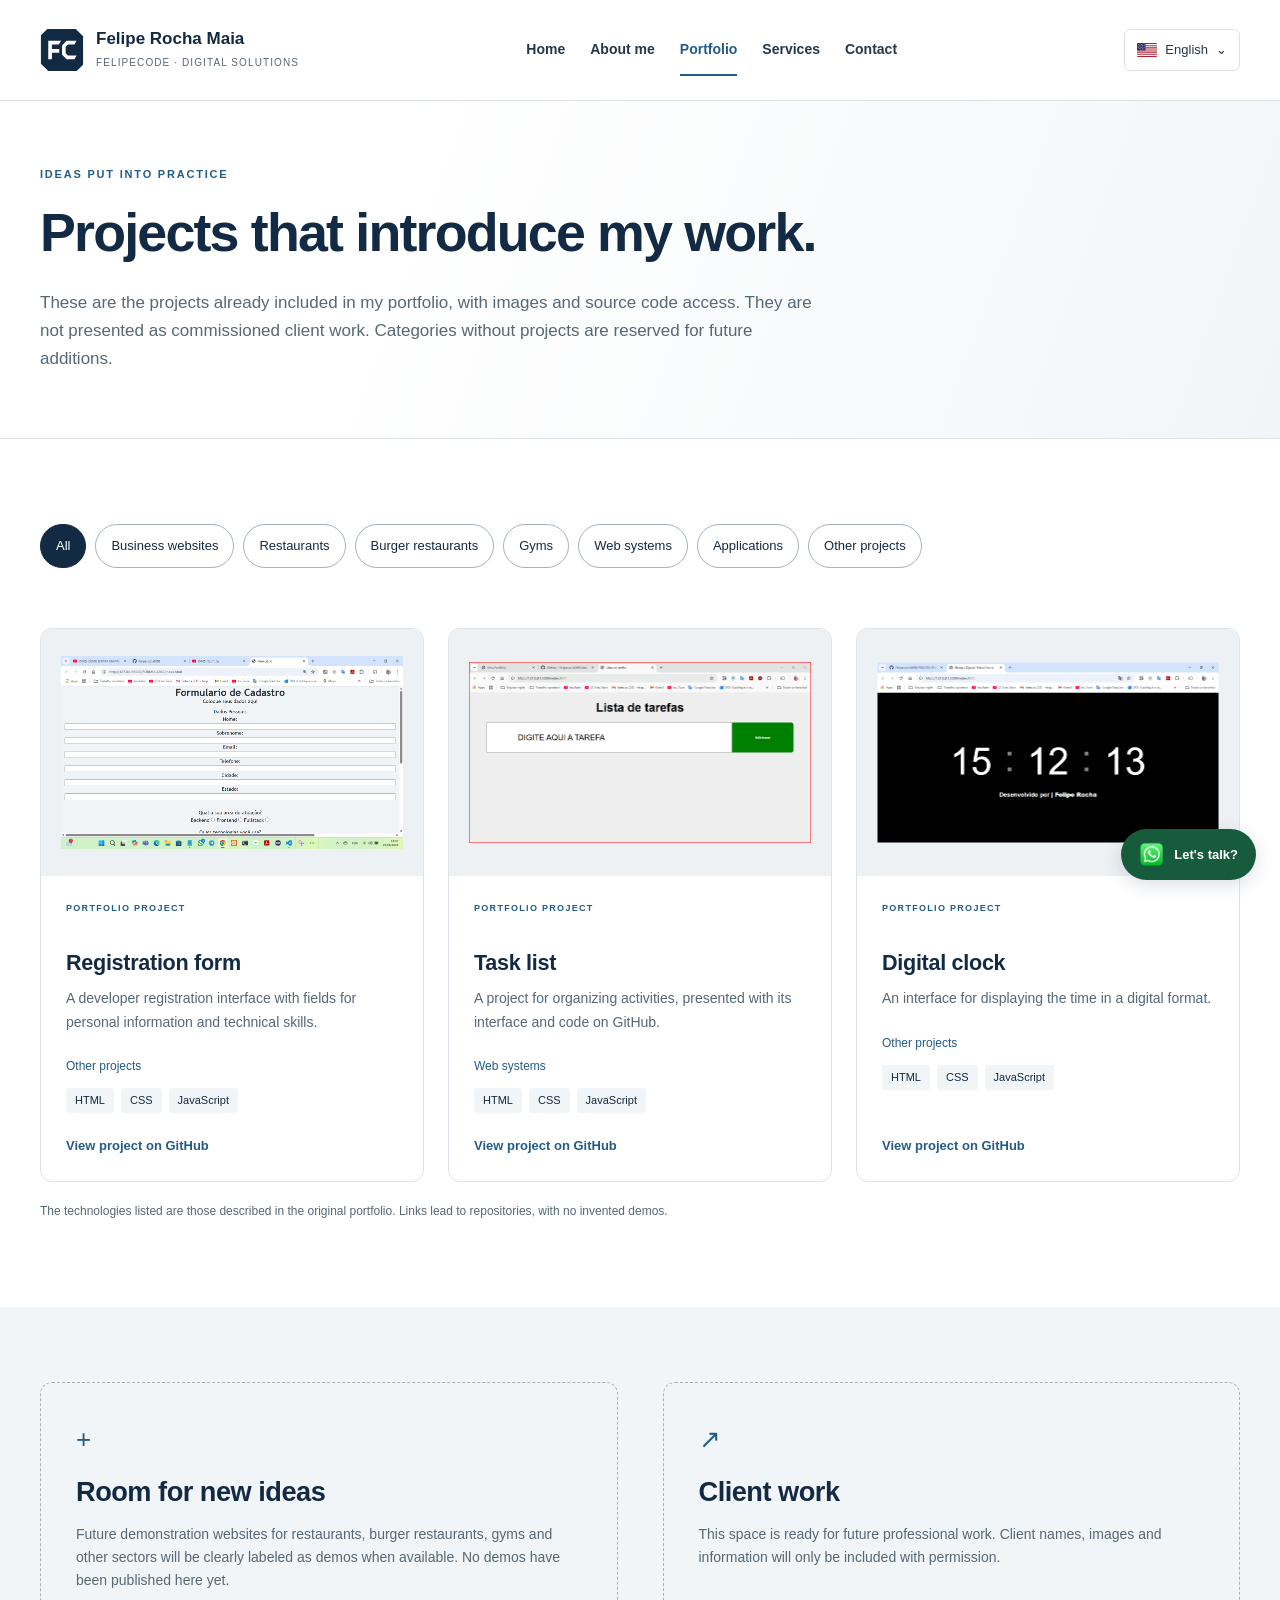
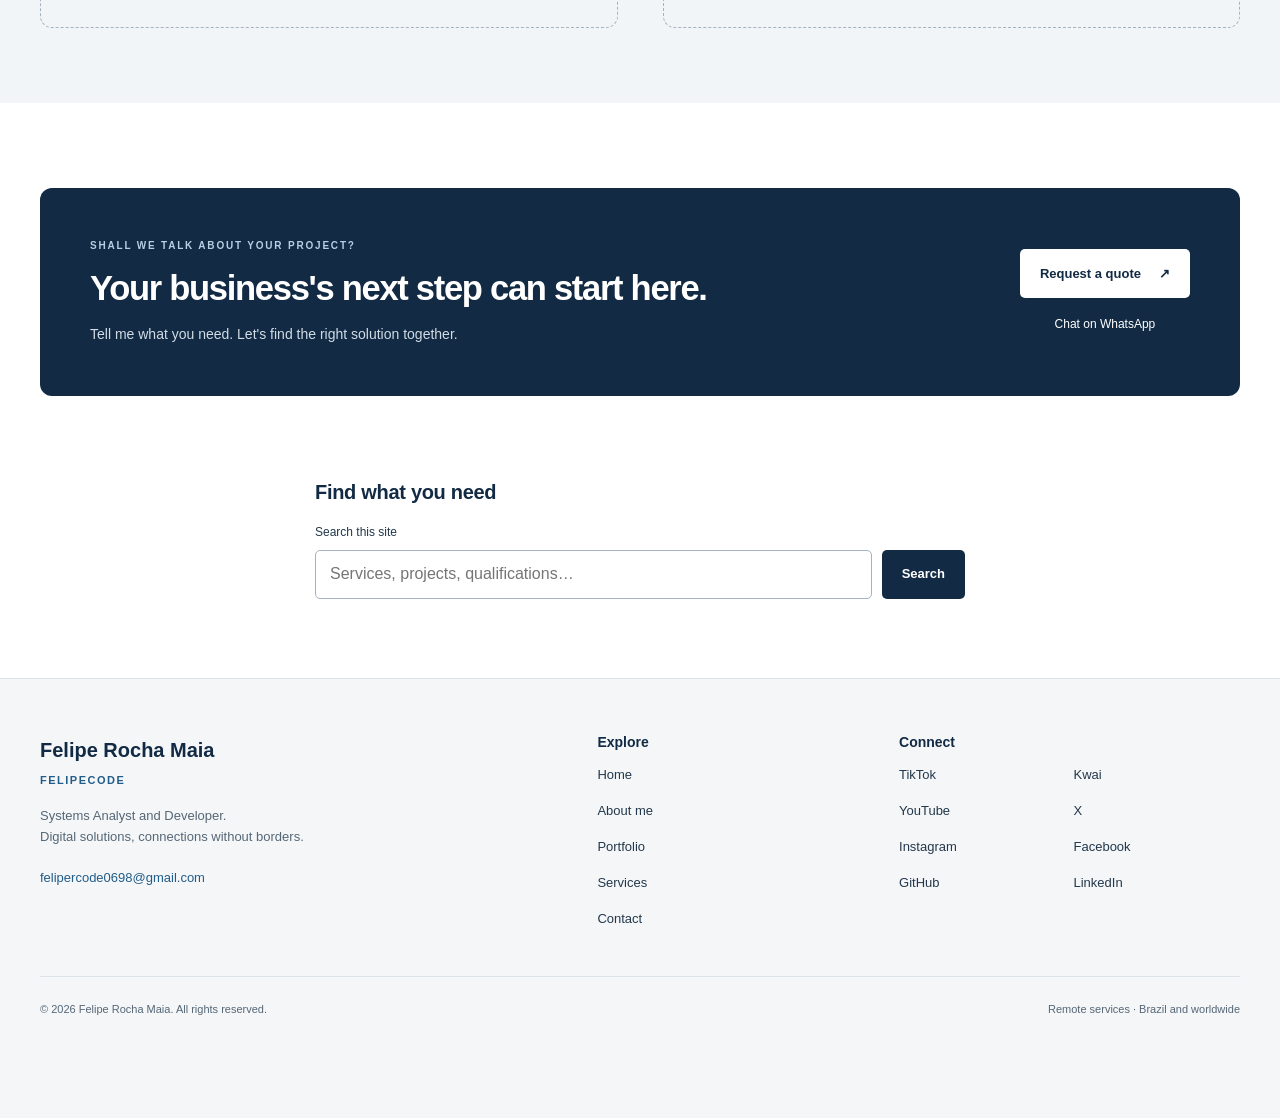
<file: en/portfolio.html>
<!DOCTYPE html>
<html lang="en">
<head>
<meta charset="UTF-8">
<meta name="viewport" content="width=device-width, initial-scale=1">
<title>Portfolio | Felipe Rocha Maia — FelipeCode</title>
<meta name="description" content="Explore Felipe Rocha Maia&#x27;s portfolio: a registration form, a task list and a digital clock, with links to their source code on GitHub.">
<meta name="author" content="Felipe Rocha Maia">
<meta name="theme-color" content="#122a43">
<link rel="icon" type="image/svg+xml" href="../assets/icons/felipe-code.svg">
<link rel="canonical" href="https://felipercode0698.com/en/portfolio.html">
<link rel="alternate" hreflang="pt-BR" href="https://felipercode0698.com/portfolio.html">
<link rel="alternate" hreflang="en" href="https://felipercode0698.com/en/portfolio.html">
<link rel="alternate" hreflang="es" href="https://felipercode0698.com/es/portafolio.html">
<link rel="alternate" hreflang="x-default" href="https://felipercode0698.com/portfolio.html">
<meta property="og:type" content="website">
<meta property="og:locale" content="en_US">
<meta property="og:title" content="Portfolio | Felipe Rocha Maia — FelipeCode">
<meta property="og:description" content="Explore Felipe Rocha Maia&#x27;s portfolio: a registration form, a task list and a digital clock, with links to their source code on GitHub.">
<meta property="og:url" content="https://felipercode0698.com/en/portfolio.html">
<meta property="og:image" content="https://felipercode0698.com/img/minha-foto.png">
<meta property="og:image:alt" content="Felipe Rocha Maia">
<meta name="twitter:card" content="summary">
<link rel="stylesheet" href="../assets/css/home.css?v=fc">
<link rel="stylesheet" href="../assets/css/site.css?v=fc">
<script type="application/ld+json">{"@context": "https://schema.org", "@graph": [{"@type": "Person", "@id": "https://felipercode0698.com/#felipe", "name": "Felipe Rocha Maia", "url": "https://felipercode0698.com/", "image": "https://felipercode0698.com/img/minha-foto.png", "jobTitle": "Systems Analyst and Developer", "sameAs": ["https://www.tiktok.com/@felipercode0698", "https://www.kwai.com/@felipercode0698", "https://www.youtube.com/@felipercode0698", "https://x.com/@felipercode0698", "https://www.instagram.com/felipercode0698/", "https://www.facebook.com/felipercode0698", "https://github.com/Feliperocha0698", "https://www.linkedin.com/in/feliperocha0698/"]}, {"@type": "WebSite", "@id": "https://felipercode0698.com/#website", "url": "https://felipercode0698.com/", "name": "Felipe Rocha Maia — FelipeCode", "inLanguage": ["pt-BR", "en", "es"], "publisher": {"@id": "https://felipercode0698.com/#felipe"}}, {"@type": "WebPage", "@id": "https://felipercode0698.com/en/portfolio.html#page", "url": "https://felipercode0698.com/en/portfolio.html", "name": "Portfolio | Felipe Rocha Maia", "description": "Explore Felipe Rocha Maia's portfolio: a registration form, a task list and a digital clock, with links to their source code on GitHub.", "inLanguage": "en", "isPartOf": {"@id": "https://felipercode0698.com/#website"}, "about": {"@id": "https://felipercode0698.com/#felipe"}}]}</script>
<script id="site-data" type="application/json">{"lang": "en", "page": 2, "routes": {"pt-BR": "../portfolio.html", "en": "portfolio.html", "es": "../es/portafolio.html"}, "ui": {"skip": "Skip to content", "mainNav": "Main navigation", "footerNav": "Footer navigation", "language": "Choose language", "quote": "Request a quote", "portfolio": "Explore my portfolio", "whatsapp": "Chat on WhatsApp", "remote": "Remote services · Brazil and worldwide", "newTab": " (opens in a new tab)", "explore": "Explore", "connect": "Connect", "rights": "All rights reserved.", "footerText": "Digital solutions, connections without borders.", "floating": "Let's talk?", "searchHeading": "Find what you need", "searchLabel": "Search this site", "searchPlaceholder": "Services, projects, qualifications…", "searchButton": "Search", "searchEmpty": "Enter a search term.", "searchNone": "No results. Try services, projects, qualifications or contact.", "searchFound": "Pages found:", "all": "All", "code": "View project on GitHub", "projectType": "Portfolio project", "technologies": "Technologies", "noProjects": "No projects have been published in this category yet.", "filters": "Filter projects by category", "filterCount": "Projects shown:", "moreAbout": "Discover my story", "allServices": "Explore all services", "allProjects": "Explore portfolio", "learnAbout": "More about me", "next": "The next step", "ctaTitle": "Your business's next step can start here.", "ctaText": "Tell me what you need. Let's find the right solution together.", "ctaEyebrow": "Shall we talk about your project?"}, "contact": {"eyebrow": "A good conversation is the first step", "title": "Let's talk about your project.", "intro": "Tell me about your idea, your business challenge and what you would like to build. Services can be delivered remotely, in Brazil and internationally.", "directTitle": "Talk directly with me", "directText": "While the form awaits configuration, please use WhatsApp or email to request a quote.", "formTitle": "Describe what you need", "inactive": "Sending is not available yet. The form is awaiting Web3Forms configuration and testing. No data will be sent through it in this version.", "required": "All fields are required.", "name": "Full name", "email": "Email", "phone": "WhatsApp with country code", "phoneHelp": "Include + and the country code. International numbers are accepted.", "service": "Service required", "choose": "Select a service", "options": ["Website development", "System development", "Application development", "Website maintenance", "Google Ads management", "Other service"], "description": "Project description", "descriptionHelp": "Describe your goals and required features (at least 20 characters). Do not include passwords or confidential information.", "privacy": "Once sending is activated, the information you provide will be forwarded through Web3Forms to respond to your request. In this version, it is neither sent nor stored by the website.", "submit": "Validate request (sending unavailable)", "send": "Send request", "sending": "Sending…", "validInactive": "The fields have been validated. No data was sent: Web3Forms is not configured yet. Please contact me through WhatsApp or email.", "invalid": "Review the indicated fields before continuing.", "nameError": "Enter your full name.", "emailError": "Enter a valid email address.", "phoneError": "Enter an international number with + and 7 to 15 digits.", "serviceError": "Select the service you need.", "descriptionError": "Describe your project using at least 20 characters.", "success": "Web3Forms accepted your request. Thank you for getting in touch.", "failure": "Sending could not be confirmed. Try again later or use WhatsApp or email.", "spam": "This request could not be sent. Please use one of the contact channels.", "nojs": "Enable JavaScript to validate the form. You can also get in touch through WhatsApp or email.", "ready": "Submissions use Web3Forms. You can also contact me directly through WhatsApp or email.", "privacyActive": "The information in this form will be forwarded through Web3Forms to respond to your request. Do not include sensitive data.", "directActive": "Use the form, WhatsApp or email to discuss your project.", "honeypot": "Leave this field empty"}, "search": [{"title": "Home", "url": "index.html", "terms": "Home Custom websites, systems and applications with Felipe Rocha Maia. Remote services in Brazil and internationally. Explore the projects and request a quote."}, {"title": "About me", "url": "about.html", "terms": "About me Meet Felipe Rocha Maia: his story, degree in Systems Analysis and Development, and postgraduate qualification in Information Security. Systems Analysis and Development Information Security"}, {"title": "Portfolio", "url": "portfolio.html", "terms": "Portfolio Explore Felipe Rocha Maia's portfolio: a registration form, a task list and a digital clock, with links to their source code on GitHub. Registration form A developer registration interface with fields for personal information and technical skills. Task list A project for organizing activities, presented with its interface and code on GitHub. Digital clock An interface for displaying the time in a digital format."}, {"title": "Services", "url": "services.html", "terms": "Services Websites, custom systems, applications, website maintenance and Google Ads management. Project-based quotes with Felipe Rocha Maia. Professional websites Custom systems Applications Website maintenance Google Ads management"}, {"title": "Contact", "url": "contact.html", "terms": "Contact Talk to Felipe Rocha Maia about your project. Remote services, WhatsApp and email contact, and a quote request form awaiting configuration."}]}</script>
<script src="../js/home.js" defer></script>

</head>
<body>
<a class="skip-link" href="#conteudo">Skip to content</a>

<header class="site-header">
<div class="container header-inner"><a class="brand" href="index.html" aria-label="Felipe Rocha Maia — Home"><img class="brand-mark" src="../assets/icons/felipe-code.svg" alt="" width="44" height="48"><span><strong>Felipe Rocha Maia</strong><span class="brand-sub">FelipeCode · Digital solutions</span></span></a>
<nav class="primary-nav" aria-label="Main navigation"><a href="index.html">Home</a><a href="about.html">About me</a><a href="portfolio.html" aria-current="page">Portfolio</a><a href="services.html">Services</a><a href="contact.html">Contact</a>
</nav>
<details class="language-picker">
<summary aria-label="Choose language"><img class="language-flag" src="../assets/icons/us.svg" width="20" height="14" alt="" aria-hidden="true"> English <span aria-hidden="true">⌄</span>
</summary>
<nav class="language-panel" aria-label="Choose language"><a href="../portfolio.html?lang=pt-BR" data-language="pt-BR" lang="pt-BR" hreflang="pt-BR"><img class="language-flag" src="../assets/icons/br.svg" width="20" height="14" alt="" aria-hidden="true"> Português</a><a href="portfolio.html?lang=en" data-language="en" lang="en" hreflang="en" aria-current="true"><img class="language-flag" src="../assets/icons/us.svg" width="20" height="14" alt="" aria-hidden="true"> English</a><a href="../es/portafolio.html?lang=es" data-language="es" lang="es" hreflang="es"><img class="language-flag" src="../assets/icons/es.svg" width="20" height="14" alt="" aria-hidden="true"> Español</a>
</nav>
</details>
</div>
</header>

<main id="conteudo" tabindex="-1">
<section class="page-hero">
<div class="container">
<p class="eyebrow">Ideas put into practice
</p>
<h1>Projects that introduce my work.
</h1>
<p class="page-intro">These are the projects already included in my portfolio, with images and source code access. They are not presented as commissioned client work. Categories without projects are reserved for future additions.
</p>
</div>
</section>
<section class="section container portfolio-section">
<div class="project-filters" role="group" aria-label="Filter projects by category" hidden><button type="button" data-filter="all" aria-pressed="true">All</button><button type="button" data-filter="business" aria-pressed="false">Business websites</button><button type="button" data-filter="restaurants" aria-pressed="false">Restaurants</button><button type="button" data-filter="burgers" aria-pressed="false">Burger restaurants</button><button type="button" data-filter="gyms" aria-pressed="false">Gyms</button><button type="button" data-filter="web" aria-pressed="false">Web systems</button><button type="button" data-filter="apps" aria-pressed="false">Applications</button><button type="button" data-filter="other" aria-pressed="false">Other projects</button>
</div>
<p class="filter-status" role="status" id="filter-status">
</p>
<div class="projects-grid" id="project-grid">
<article class="project-card" data-category="other">
<div class="project-image"><img src="../img/FORMULARIO-1.png" alt="Screenshot of the developer registration form" loading="lazy" width="640" height="400">
</div>
<div class="project-body">
<p class="eyebrow">Portfolio project
</p>
<h2>Registration form
</h2>
<p>A developer registration interface with fields for personal information and technical skills.
</p>
<p class="category-label">Other projects
</p>
<p class="tech-list"><span class="sr-only">Technologies</span><span>HTML</span><span>CSS</span><span>JavaScript</span>
</p><a class="text-link" href="https://github.com/Feliperocha0698/projetosfreelancer1/tree/main/FORMULARIO" target="_blank" rel="noopener noreferrer">View project on GitHub<span class="sr-only"> (opens in a new tab)</span></a>
</div>
</article>
<article class="project-card" data-category="web">
<div class="project-image"><img src="../img/LISTA-DE-TAREFAS.png" alt="Screenshot of the task list project" loading="lazy" width="640" height="400">
</div>
<div class="project-body">
<p class="eyebrow">Portfolio project
</p>
<h2>Task list
</h2>
<p>A project for organizing activities, presented with its interface and code on GitHub.
</p>
<p class="category-label">Web systems
</p>
<p class="tech-list"><span class="sr-only">Technologies</span><span>HTML</span><span>CSS</span><span>JavaScript</span>
</p><a class="text-link" href="https://github.com/Feliperocha0698/lista-de-tarefas" target="_blank" rel="noopener noreferrer">View project on GitHub<span class="sr-only"> (opens in a new tab)</span></a>
</div>
</article>
<article class="project-card" data-category="other">
<div class="project-image"><img src="../img/RELOGIO-DIGITAL.png" alt="Screenshot of the digital clock project" loading="lazy" width="640" height="400">
</div>
<div class="project-body">
<p class="eyebrow">Portfolio project
</p>
<h2>Digital clock
</h2>
<p>An interface for displaying the time in a digital format.
</p>
<p class="category-label">Other projects
</p>
<p class="tech-list"><span class="sr-only">Technologies</span><span>HTML</span><span>CSS</span><span>JavaScript</span>
</p><a class="text-link" href="https://github.com/Feliperocha0698/PROJETO-RELOGIO-DIGITAL" target="_blank" rel="noopener noreferrer">View project on GitHub<span class="sr-only"> (opens in a new tab)</span></a>
</div>
</article>
</div>
<p class="empty-projects" id="empty-projects" hidden>No projects have been published in this category yet.
</p>
<p class="small-note">The technologies listed are those described in the original portfolio. Links lead to repositories, with no invented demos.
</p>
</section>
<section class="benefits-section">
<div class="container two-grid">
<article class="future-slot"><span aria-hidden="true">+</span>
<h2>Room for new ideas
</h2>
<p>Future demonstration websites for restaurants, burger restaurants, gyms and other sectors will be clearly labeled as demos when available. No demos have been published here yet.
</p>
</article>
<article class="future-slot"><span aria-hidden="true">↗</span>
<h2>Client work
</h2>
<p>This space is ready for future professional work. Client names, images and information will only be included with permission.
</p>
</article>
</div>
</section>
<section class="section container">
<div class="contact-banner">
<div>
<p class="eyebrow">Shall we talk about your project?
</p>
<h2>Your business&#x27;s next step can start here.
</h2>
<p>Tell me what you need. Let&#x27;s find the right solution together.
</p>
</div>
<div class="banner-actions"><a class="button light" href="contact.html">Request a quote <span aria-hidden="true">↗</span></a><a class="" href="https://wa.me/5571996345224?text=Ol%C3%A1%20Felipe" target="_blank" rel="noopener noreferrer">Chat on WhatsApp<span class="sr-only"> (opens in a new tab)</span></a>
</div>
</div>
</section>
<section class="container search-section" aria-labelledby="busca-titulo">
<h2 id="busca-titulo">Find what you need
</h2>
<form id="site-search" role="search"><label for="search-input">Search this site</label>
<div class="search-row"><input id="search-input" name="q" type="search" placeholder="Services, projects, qualifications…" maxlength="120" required><button class="button primary" type="submit">Search</button>
</div>
</form>
<p id="search-status" role="status">
</p>
<ul id="search-results">
</ul>
</section>
</main>

<footer class="site-footer">
<div class="container">
<div class="footer-top">
<div><a class="footer-brand" href="index.html">Felipe Rocha Maia<span>FelipeCode</span></a>
<p>Systems Analyst and Developer.<br>Digital solutions, connections without borders.
</p><a class="email-link" href="https://mail.google.com/mail/?view=cm&amp;fs=1&amp;to=felipercode0698@gmail.com" target="_blank" rel="noopener noreferrer">felipercode0698@gmail.com<span class="sr-only"> (opens in a new tab)</span></a>
</div>
<nav aria-label="Footer navigation">
<h2>Explore
</h2><a href="index.html">Home</a><a href="about.html">About me</a><a href="portfolio.html" aria-current="page">Portfolio</a><a href="services.html">Services</a><a href="contact.html">Contact</a>
</nav>
<nav class="social-links" aria-label="Connect">
<h2>Connect
</h2><a class="" href="https://www.tiktok.com/@felipercode0698" target="_blank" rel="noopener noreferrer">TikTok<span class="sr-only"> (opens in a new tab)</span></a><a class="" href="https://www.kwai.com/@felipercode0698" target="_blank" rel="noopener noreferrer">Kwai<span class="sr-only"> (opens in a new tab)</span></a><a class="" href="https://www.youtube.com/@felipercode0698" target="_blank" rel="noopener noreferrer">YouTube<span class="sr-only"> (opens in a new tab)</span></a><a class="" href="https://x.com/@felipercode0698" target="_blank" rel="noopener noreferrer">X<span class="sr-only"> (opens in a new tab)</span></a><a class="" href="https://www.instagram.com/felipercode0698/" target="_blank" rel="noopener noreferrer">Instagram<span class="sr-only"> (opens in a new tab)</span></a><a class="" href="https://www.facebook.com/felipercode0698" target="_blank" rel="noopener noreferrer">Facebook<span class="sr-only"> (opens in a new tab)</span></a><a class="" href="https://github.com/Feliperocha0698" target="_blank" rel="noopener noreferrer">GitHub<span class="sr-only"> (opens in a new tab)</span></a><a class="" href="https://www.linkedin.com/in/feliperocha0698/" target="_blank" rel="noopener noreferrer">LinkedIn<span class="sr-only"> (opens in a new tab)</span></a>
</nav>
</div>
<div class="footer-bottom">
<p>© <span id="current-year">2026</span> Felipe Rocha Maia. All rights reserved.
</p>
<p>Remote services · Brazil and worldwide
</p>
</div>
</div>
</footer>
<a class="floating-whatsapp" href="https://wa.me/5571996345224?text=Ol%C3%A1%20Felipe" target="_blank" rel="noopener noreferrer" aria-label="Chat on WhatsApp (opens in a new tab)"><img src="../img/icons/whatsapp.png" width="25" height="25" alt=""><span>Let&#x27;s talk?</span></a>
</body>
</html>
</file>
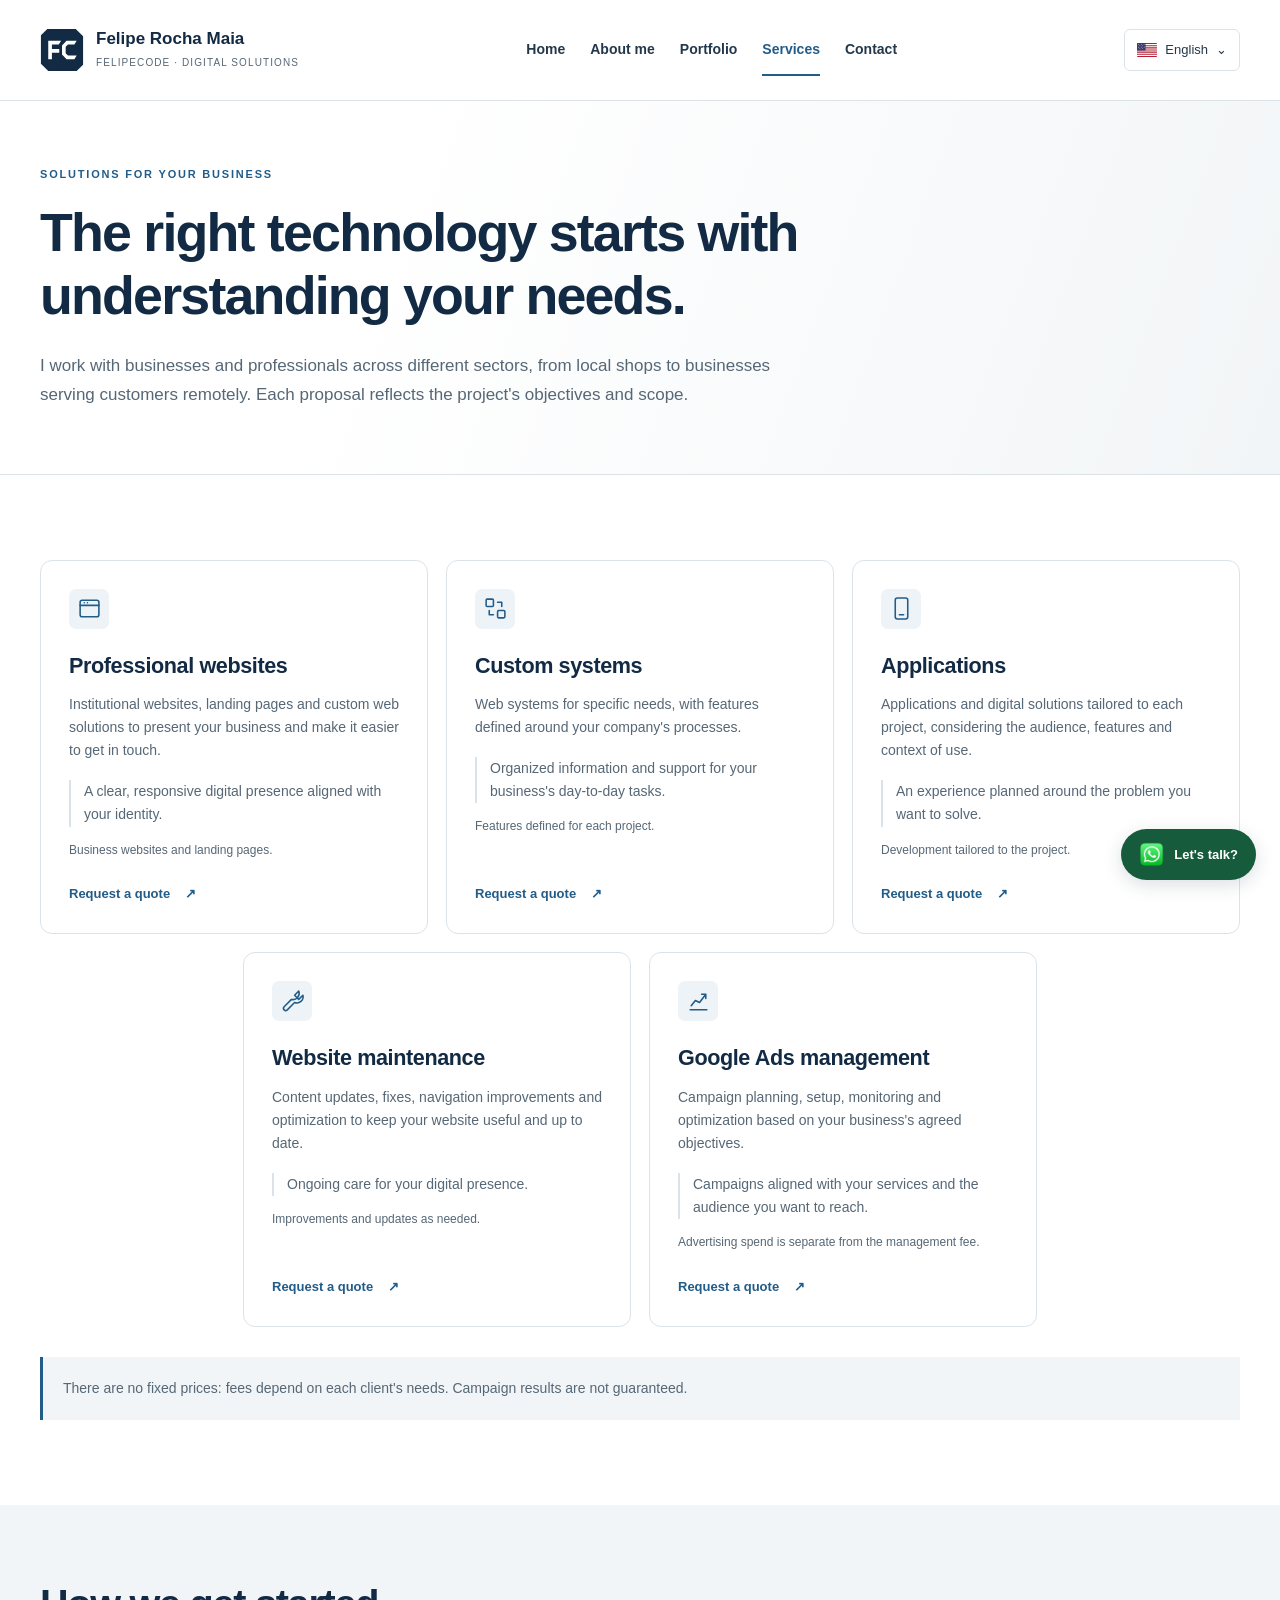
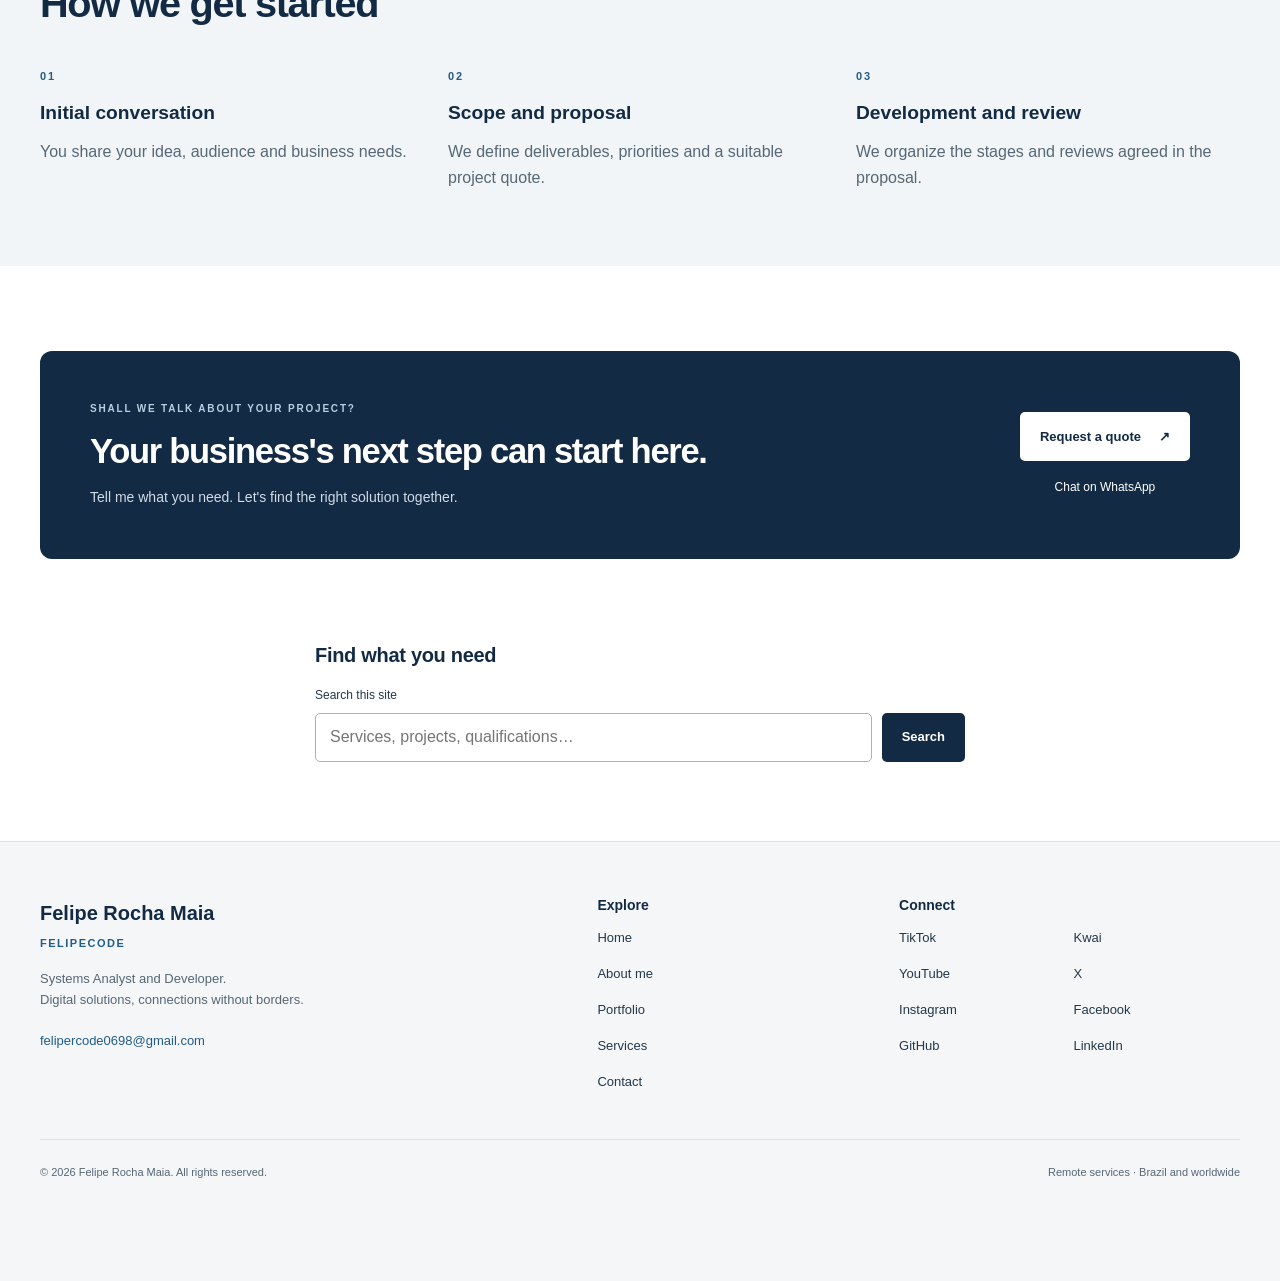
<file: en/services.html>
<!DOCTYPE html>
<html lang="en">
<head>
<meta charset="UTF-8">
<meta name="viewport" content="width=device-width, initial-scale=1">
<title>Services | Felipe Rocha Maia — FelipeCode</title>
<meta name="description" content="Websites, custom systems, applications, website maintenance and Google Ads management. Project-based quotes with Felipe Rocha Maia.">
<meta name="author" content="Felipe Rocha Maia">
<meta name="theme-color" content="#122a43">
<link rel="icon" type="image/svg+xml" href="../assets/icons/felipe-code.svg">
<link rel="canonical" href="https://felipercode0698.com/en/services.html">
<link rel="alternate" hreflang="pt-BR" href="https://felipercode0698.com/servicos.html">
<link rel="alternate" hreflang="en" href="https://felipercode0698.com/en/services.html">
<link rel="alternate" hreflang="es" href="https://felipercode0698.com/es/servicios.html">
<link rel="alternate" hreflang="x-default" href="https://felipercode0698.com/servicos.html">
<meta property="og:type" content="website">
<meta property="og:locale" content="en_US">
<meta property="og:title" content="Services | Felipe Rocha Maia — FelipeCode">
<meta property="og:description" content="Websites, custom systems, applications, website maintenance and Google Ads management. Project-based quotes with Felipe Rocha Maia.">
<meta property="og:url" content="https://felipercode0698.com/en/services.html">
<meta property="og:image" content="https://felipercode0698.com/img/minha-foto.png">
<meta property="og:image:alt" content="Felipe Rocha Maia">
<meta name="twitter:card" content="summary">
<link rel="stylesheet" href="../assets/css/home.css?v=fc">
<link rel="stylesheet" href="../assets/css/site.css?v=fc">
<script type="application/ld+json">{"@context": "https://schema.org", "@graph": [{"@type": "Person", "@id": "https://felipercode0698.com/#felipe", "name": "Felipe Rocha Maia", "url": "https://felipercode0698.com/", "image": "https://felipercode0698.com/img/minha-foto.png", "jobTitle": "Systems Analyst and Developer", "sameAs": ["https://www.tiktok.com/@felipercode0698", "https://www.kwai.com/@felipercode0698", "https://www.youtube.com/@felipercode0698", "https://x.com/@felipercode0698", "https://www.instagram.com/felipercode0698/", "https://www.facebook.com/felipercode0698", "https://github.com/Feliperocha0698", "https://www.linkedin.com/in/feliperocha0698/"]}, {"@type": "WebSite", "@id": "https://felipercode0698.com/#website", "url": "https://felipercode0698.com/", "name": "Felipe Rocha Maia — FelipeCode", "inLanguage": ["pt-BR", "en", "es"], "publisher": {"@id": "https://felipercode0698.com/#felipe"}}, {"@type": "WebPage", "@id": "https://felipercode0698.com/en/services.html#page", "url": "https://felipercode0698.com/en/services.html", "name": "Services | Felipe Rocha Maia", "description": "Websites, custom systems, applications, website maintenance and Google Ads management. Project-based quotes with Felipe Rocha Maia.", "inLanguage": "en", "isPartOf": {"@id": "https://felipercode0698.com/#website"}, "about": {"@id": "https://felipercode0698.com/#felipe"}}]}</script>
<script id="site-data" type="application/json">{"lang": "en", "page": 3, "routes": {"pt-BR": "../servicos.html", "en": "services.html", "es": "../es/servicios.html"}, "ui": {"skip": "Skip to content", "mainNav": "Main navigation", "footerNav": "Footer navigation", "language": "Choose language", "quote": "Request a quote", "portfolio": "Explore my portfolio", "whatsapp": "Chat on WhatsApp", "remote": "Remote services · Brazil and worldwide", "newTab": " (opens in a new tab)", "explore": "Explore", "connect": "Connect", "rights": "All rights reserved.", "footerText": "Digital solutions, connections without borders.", "floating": "Let's talk?", "searchHeading": "Find what you need", "searchLabel": "Search this site", "searchPlaceholder": "Services, projects, qualifications…", "searchButton": "Search", "searchEmpty": "Enter a search term.", "searchNone": "No results. Try services, projects, qualifications or contact.", "searchFound": "Pages found:", "all": "All", "code": "View project on GitHub", "projectType": "Portfolio project", "technologies": "Technologies", "noProjects": "No projects have been published in this category yet.", "filters": "Filter projects by category", "filterCount": "Projects shown:", "moreAbout": "Discover my story", "allServices": "Explore all services", "allProjects": "Explore portfolio", "learnAbout": "More about me", "next": "The next step", "ctaTitle": "Your business's next step can start here.", "ctaText": "Tell me what you need. Let's find the right solution together.", "ctaEyebrow": "Shall we talk about your project?"}, "contact": {"eyebrow": "A good conversation is the first step", "title": "Let's talk about your project.", "intro": "Tell me about your idea, your business challenge and what you would like to build. Services can be delivered remotely, in Brazil and internationally.", "directTitle": "Talk directly with me", "directText": "While the form awaits configuration, please use WhatsApp or email to request a quote.", "formTitle": "Describe what you need", "inactive": "Sending is not available yet. The form is awaiting Web3Forms configuration and testing. No data will be sent through it in this version.", "required": "All fields are required.", "name": "Full name", "email": "Email", "phone": "WhatsApp with country code", "phoneHelp": "Include + and the country code. International numbers are accepted.", "service": "Service required", "choose": "Select a service", "options": ["Website development", "System development", "Application development", "Website maintenance", "Google Ads management", "Other service"], "description": "Project description", "descriptionHelp": "Describe your goals and required features (at least 20 characters). Do not include passwords or confidential information.", "privacy": "Once sending is activated, the information you provide will be forwarded through Web3Forms to respond to your request. In this version, it is neither sent nor stored by the website.", "submit": "Validate request (sending unavailable)", "send": "Send request", "sending": "Sending…", "validInactive": "The fields have been validated. No data was sent: Web3Forms is not configured yet. Please contact me through WhatsApp or email.", "invalid": "Review the indicated fields before continuing.", "nameError": "Enter your full name.", "emailError": "Enter a valid email address.", "phoneError": "Enter an international number with + and 7 to 15 digits.", "serviceError": "Select the service you need.", "descriptionError": "Describe your project using at least 20 characters.", "success": "Web3Forms accepted your request. Thank you for getting in touch.", "failure": "Sending could not be confirmed. Try again later or use WhatsApp or email.", "spam": "This request could not be sent. Please use one of the contact channels.", "nojs": "Enable JavaScript to validate the form. You can also get in touch through WhatsApp or email.", "ready": "Submissions use Web3Forms. You can also contact me directly through WhatsApp or email.", "privacyActive": "The information in this form will be forwarded through Web3Forms to respond to your request. Do not include sensitive data.", "directActive": "Use the form, WhatsApp or email to discuss your project.", "honeypot": "Leave this field empty"}, "search": [{"title": "Home", "url": "index.html", "terms": "Home Custom websites, systems and applications with Felipe Rocha Maia. Remote services in Brazil and internationally. Explore the projects and request a quote."}, {"title": "About me", "url": "about.html", "terms": "About me Meet Felipe Rocha Maia: his story, degree in Systems Analysis and Development, and postgraduate qualification in Information Security. Systems Analysis and Development Information Security"}, {"title": "Portfolio", "url": "portfolio.html", "terms": "Portfolio Explore Felipe Rocha Maia's portfolio: a registration form, a task list and a digital clock, with links to their source code on GitHub. Registration form A developer registration interface with fields for personal information and technical skills. Task list A project for organizing activities, presented with its interface and code on GitHub. Digital clock An interface for displaying the time in a digital format."}, {"title": "Services", "url": "services.html", "terms": "Services Websites, custom systems, applications, website maintenance and Google Ads management. Project-based quotes with Felipe Rocha Maia. Professional websites Custom systems Applications Website maintenance Google Ads management"}, {"title": "Contact", "url": "contact.html", "terms": "Contact Talk to Felipe Rocha Maia about your project. Remote services, WhatsApp and email contact, and a quote request form awaiting configuration."}]}</script>
<script src="../js/home.js" defer></script>

</head>
<body>
<a class="skip-link" href="#conteudo">Skip to content</a>

<header class="site-header">
<div class="container header-inner"><a class="brand" href="index.html" aria-label="Felipe Rocha Maia — Home"><img class="brand-mark" src="../assets/icons/felipe-code.svg" alt="" width="44" height="48"><span><strong>Felipe Rocha Maia</strong><span class="brand-sub">FelipeCode · Digital solutions</span></span></a>
<nav class="primary-nav" aria-label="Main navigation"><a href="index.html">Home</a><a href="about.html">About me</a><a href="portfolio.html">Portfolio</a><a href="services.html" aria-current="page">Services</a><a href="contact.html">Contact</a>
</nav>
<details class="language-picker">
<summary aria-label="Choose language"><img class="language-flag" src="../assets/icons/us.svg" width="20" height="14" alt="" aria-hidden="true"> English <span aria-hidden="true">⌄</span>
</summary>
<nav class="language-panel" aria-label="Choose language"><a href="../servicos.html?lang=pt-BR" data-language="pt-BR" lang="pt-BR" hreflang="pt-BR"><img class="language-flag" src="../assets/icons/br.svg" width="20" height="14" alt="" aria-hidden="true"> Português</a><a href="services.html?lang=en" data-language="en" lang="en" hreflang="en" aria-current="true"><img class="language-flag" src="../assets/icons/us.svg" width="20" height="14" alt="" aria-hidden="true"> English</a><a href="../es/servicios.html?lang=es" data-language="es" lang="es" hreflang="es"><img class="language-flag" src="../assets/icons/es.svg" width="20" height="14" alt="" aria-hidden="true"> Español</a>
</nav>
</details>
</div>
</header>

<main id="conteudo" tabindex="-1">
<section class="page-hero">
<div class="container">
<p class="eyebrow">Solutions for your business
</p>
<h1>The right technology starts with understanding your needs.
</h1>
<p class="page-intro">I work with businesses and professionals across different sectors, from local shops to businesses serving customers remotely. Each proposal reflects the project&#x27;s objectives and scope.
</p>
</div>
</section>
<section class="section container services-page">
<div class="services-grid">
<article class="service-card"><span class="service-icon"><svg viewBox="0 0 24 24" fill="none" stroke="currentColor" stroke-width="1.5" stroke-linecap="round" stroke-linejoin="round" aria-hidden="true"><rect x="3" y="4" width="18" height="16" rx="2"/><path d="M3 9h18M7 6.5h.01M10 6.5h.01"/></svg></span>
<h2>Professional websites
</h2>
<p>Institutional websites, landing pages and custom web solutions to present your business and make it easier to get in touch.
</p>
<p class="service-benefit">A clear, responsive digital presence aligned with your identity.
</p>
<p class="service-detail">Business websites and landing pages.
</p><a class="text-link" href="contact.html?service=0">Request a quote <span aria-hidden="true">↗</span></a>
</article>
<article class="service-card"><span class="service-icon"><svg viewBox="0 0 24 24" fill="none" stroke="currentColor" stroke-width="1.5" stroke-linecap="round" stroke-linejoin="round" aria-hidden="true"><rect x="3" y="3" width="7" height="7" rx="1"/><rect x="14" y="14" width="7" height="7" rx="1"/><path d="M14 6h4v4M6 14v4h4"/></svg></span>
<h2>Custom systems
</h2>
<p>Web systems for specific needs, with features defined around your company&#x27;s processes.
</p>
<p class="service-benefit">Organized information and support for your business&#x27;s day-to-day tasks.
</p>
<p class="service-detail">Features defined for each project.
</p><a class="text-link" href="contact.html?service=1">Request a quote <span aria-hidden="true">↗</span></a>
</article>
<article class="service-card"><span class="service-icon"><svg viewBox="0 0 24 24" fill="none" stroke="currentColor" stroke-width="1.5" stroke-linecap="round" stroke-linejoin="round" aria-hidden="true"><rect x="6" y="2" width="12" height="20" rx="2"/><path d="M10 18h4"/></svg></span>
<h2>Applications
</h2>
<p>Applications and digital solutions tailored to each project, considering the audience, features and context of use.
</p>
<p class="service-benefit">An experience planned around the problem you want to solve.
</p>
<p class="service-detail">Development tailored to the project.
</p><a class="text-link" href="contact.html?service=2">Request a quote <span aria-hidden="true">↗</span></a>
</article>
<article class="service-card"><span class="service-icon"><svg viewBox="0 0 24 24" fill="none" stroke="currentColor" stroke-width="1.5" stroke-linecap="round" stroke-linejoin="round" aria-hidden="true"><path d="m14 6 4-4a6 6 0 0 1-7 8L4 17a2 2 0 0 0 3 3l7-7a6 6 0 0 0 8-7l-4 4Z"/></svg></span>
<h2>Website maintenance
</h2>
<p>Content updates, fixes, navigation improvements and optimization to keep your website useful and up to date.
</p>
<p class="service-benefit">Ongoing care for your digital presence.
</p>
<p class="service-detail">Improvements and updates as needed.
</p><a class="text-link" href="contact.html?service=3">Request a quote <span aria-hidden="true">↗</span></a>
</article>
<article class="service-card"><span class="service-icon"><svg viewBox="0 0 24 24" fill="none" stroke="currentColor" stroke-width="1.5" stroke-linecap="round" stroke-linejoin="round" aria-hidden="true"><path d="M4 20h16M5 16l4-5 4 2 6-8M15 5h4v4"/></svg></span>
<h2>Google Ads management
</h2>
<p>Campaign planning, setup, monitoring and optimization based on your business&#x27;s agreed objectives.
</p>
<p class="service-benefit">Campaigns aligned with your services and the audience you want to reach.
</p>
<p class="service-detail">Advertising spend is separate from the management fee.
</p><a class="text-link" href="contact.html?service=4">Request a quote <span aria-hidden="true">↗</span></a>
</article>
</div>
<p class="pricing-note">There are no fixed prices: fees depend on each client&#x27;s needs. Campaign results are not guaranteed.
</p>
</section>
<section class="benefits-section">
<div class="container">
<h2>How we get started
</h2>
<div class="three-grid process-grid">
<article><span class="eyebrow">01</span>
<h3>Initial conversation
</h3>
<p>You share your idea, audience and business needs.
</p>
</article>
<article><span class="eyebrow">02</span>
<h3>Scope and proposal
</h3>
<p>We define deliverables, priorities and a suitable project quote.
</p>
</article>
<article><span class="eyebrow">03</span>
<h3>Development and review
</h3>
<p>We organize the stages and reviews agreed in the proposal.
</p>
</article>
</div>
</div>
</section>
<section class="section container">
<div class="contact-banner">
<div>
<p class="eyebrow">Shall we talk about your project?
</p>
<h2>Your business&#x27;s next step can start here.
</h2>
<p>Tell me what you need. Let&#x27;s find the right solution together.
</p>
</div>
<div class="banner-actions"><a class="button light" href="contact.html">Request a quote <span aria-hidden="true">↗</span></a><a class="" href="https://wa.me/5571996345224?text=Ol%C3%A1%20Felipe" target="_blank" rel="noopener noreferrer">Chat on WhatsApp<span class="sr-only"> (opens in a new tab)</span></a>
</div>
</div>
</section>
<section class="container search-section" aria-labelledby="busca-titulo">
<h2 id="busca-titulo">Find what you need
</h2>
<form id="site-search" role="search"><label for="search-input">Search this site</label>
<div class="search-row"><input id="search-input" name="q" type="search" placeholder="Services, projects, qualifications…" maxlength="120" required><button class="button primary" type="submit">Search</button>
</div>
</form>
<p id="search-status" role="status">
</p>
<ul id="search-results">
</ul>
</section>
</main>

<footer class="site-footer">
<div class="container">
<div class="footer-top">
<div><a class="footer-brand" href="index.html">Felipe Rocha Maia<span>FelipeCode</span></a>
<p>Systems Analyst and Developer.<br>Digital solutions, connections without borders.
</p><a class="email-link" href="https://mail.google.com/mail/?view=cm&amp;fs=1&amp;to=felipercode0698@gmail.com" target="_blank" rel="noopener noreferrer">felipercode0698@gmail.com<span class="sr-only"> (opens in a new tab)</span></a>
</div>
<nav aria-label="Footer navigation">
<h2>Explore
</h2><a href="index.html">Home</a><a href="about.html">About me</a><a href="portfolio.html">Portfolio</a><a href="services.html" aria-current="page">Services</a><a href="contact.html">Contact</a>
</nav>
<nav class="social-links" aria-label="Connect">
<h2>Connect
</h2><a class="" href="https://www.tiktok.com/@felipercode0698" target="_blank" rel="noopener noreferrer">TikTok<span class="sr-only"> (opens in a new tab)</span></a><a class="" href="https://www.kwai.com/@felipercode0698" target="_blank" rel="noopener noreferrer">Kwai<span class="sr-only"> (opens in a new tab)</span></a><a class="" href="https://www.youtube.com/@felipercode0698" target="_blank" rel="noopener noreferrer">YouTube<span class="sr-only"> (opens in a new tab)</span></a><a class="" href="https://x.com/@felipercode0698" target="_blank" rel="noopener noreferrer">X<span class="sr-only"> (opens in a new tab)</span></a><a class="" href="https://www.instagram.com/felipercode0698/" target="_blank" rel="noopener noreferrer">Instagram<span class="sr-only"> (opens in a new tab)</span></a><a class="" href="https://www.facebook.com/felipercode0698" target="_blank" rel="noopener noreferrer">Facebook<span class="sr-only"> (opens in a new tab)</span></a><a class="" href="https://github.com/Feliperocha0698" target="_blank" rel="noopener noreferrer">GitHub<span class="sr-only"> (opens in a new tab)</span></a><a class="" href="https://www.linkedin.com/in/feliperocha0698/" target="_blank" rel="noopener noreferrer">LinkedIn<span class="sr-only"> (opens in a new tab)</span></a>
</nav>
</div>
<div class="footer-bottom">
<p>© <span id="current-year">2026</span> Felipe Rocha Maia. All rights reserved.
</p>
<p>Remote services · Brazil and worldwide
</p>
</div>
</div>
</footer>
<a class="floating-whatsapp" href="https://wa.me/5571996345224?text=Ol%C3%A1%20Felipe" target="_blank" rel="noopener noreferrer" aria-label="Chat on WhatsApp (opens in a new tab)"><img src="../img/icons/whatsapp.png" width="25" height="25" alt=""><span>Let&#x27;s talk?</span></a>
</body>
</html>
</file>
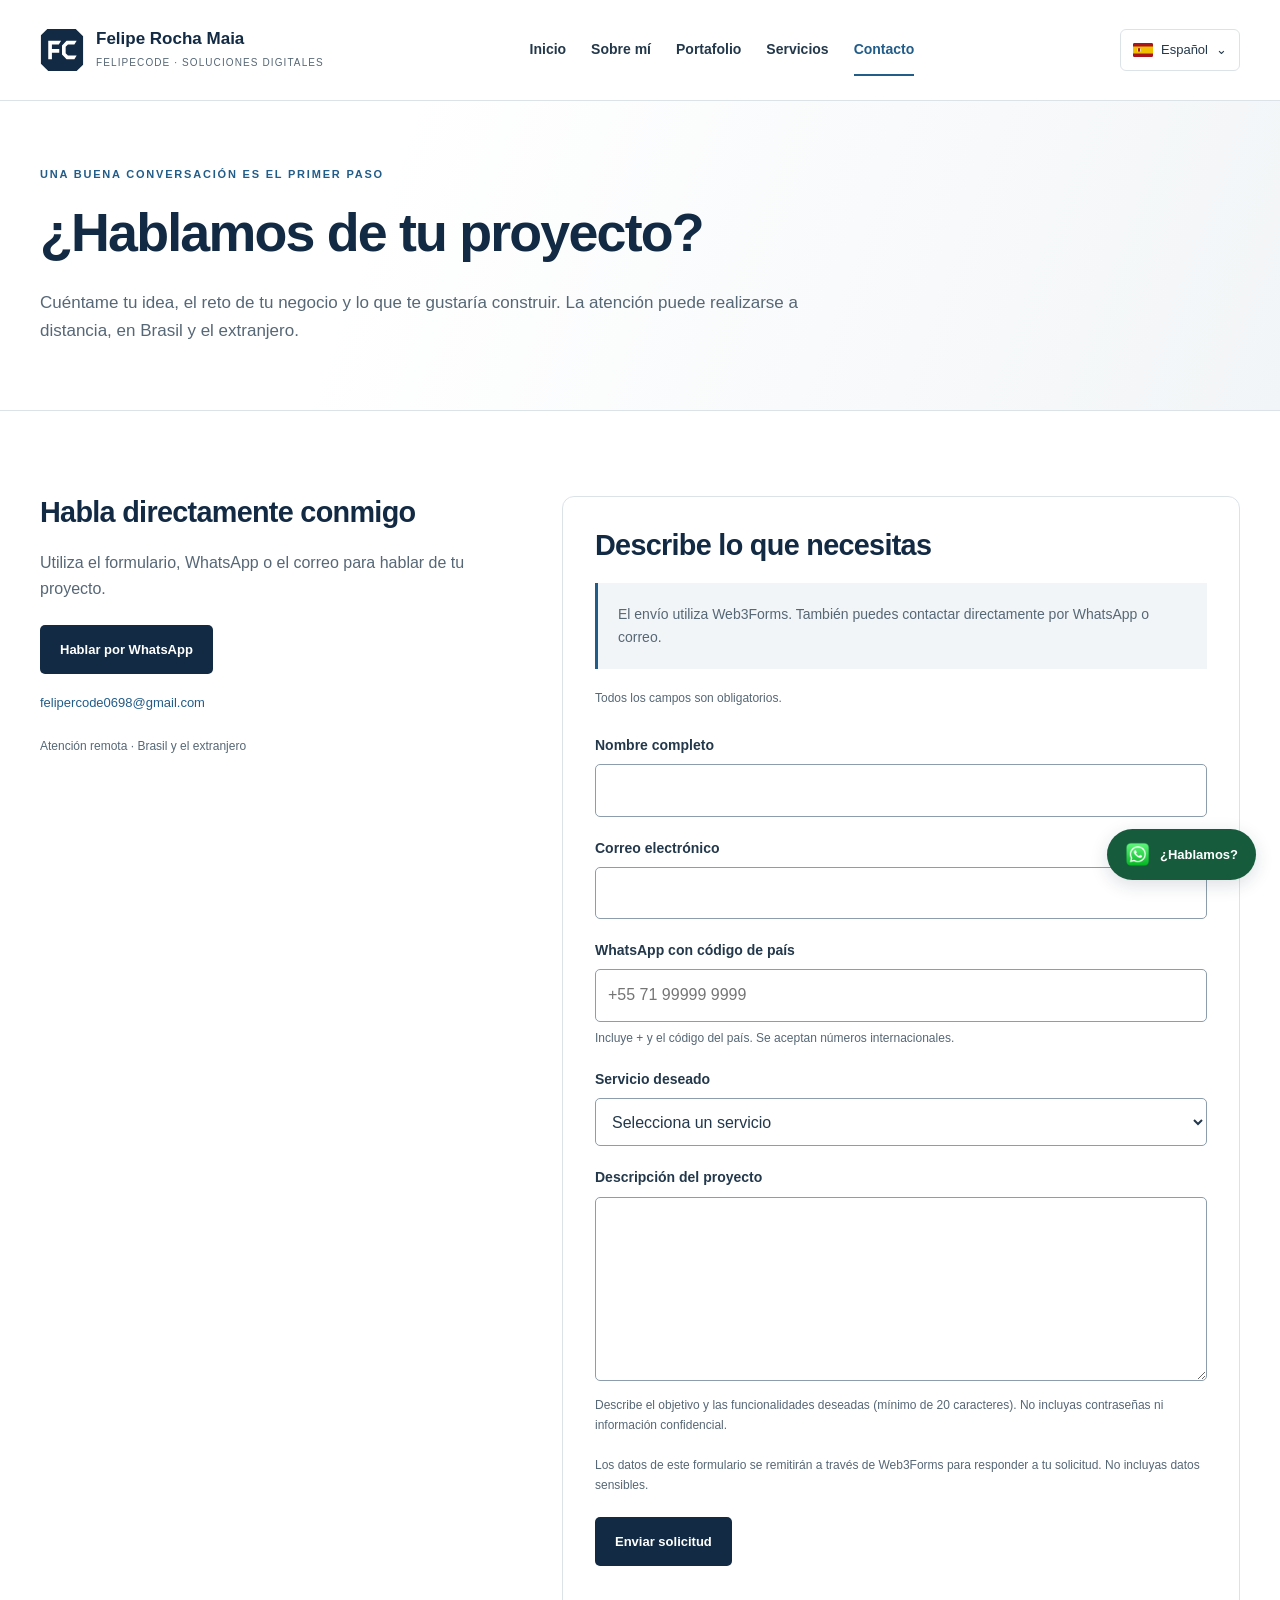
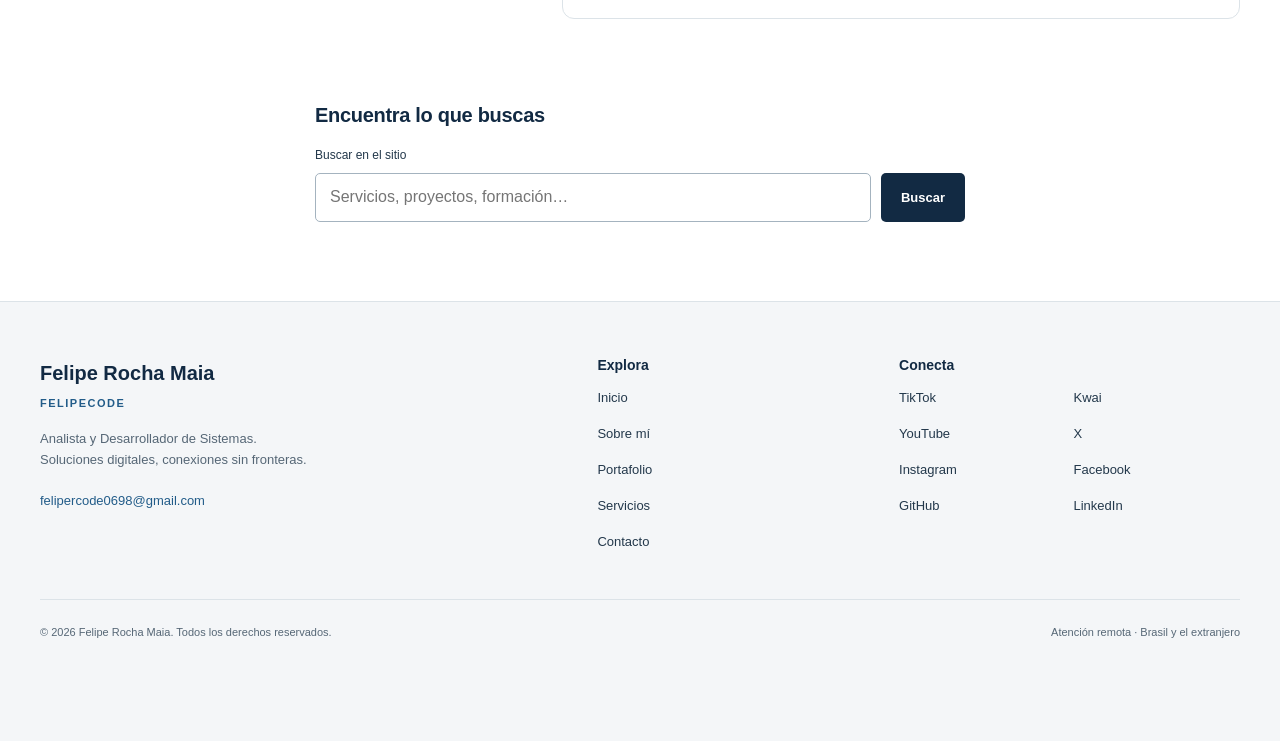
<file: es/contacto.html>
<!DOCTYPE html>
<html lang="es">
<head>
<meta charset="UTF-8">
<meta name="viewport" content="width=device-width, initial-scale=1">
<title>Contacto | Felipe Rocha Maia — FelipeCode</title>
<meta name="description" content="Habla con Felipe Rocha Maia sobre tu proyecto. Atención remota, contacto por WhatsApp y correo y formulario de presupuesto pendiente de configuración.">
<meta name="author" content="Felipe Rocha Maia">
<meta name="theme-color" content="#122a43">
<link rel="icon" type="image/svg+xml" href="../assets/icons/felipe-code.svg">
<link rel="canonical" href="https://felipercode0698.com/es/contacto.html">
<link rel="alternate" hreflang="pt-BR" href="https://felipercode0698.com/contato.html">
<link rel="alternate" hreflang="en" href="https://felipercode0698.com/en/contact.html">
<link rel="alternate" hreflang="es" href="https://felipercode0698.com/es/contacto.html">
<link rel="alternate" hreflang="x-default" href="https://felipercode0698.com/contato.html">
<meta property="og:type" content="website">
<meta property="og:locale" content="es_ES">
<meta property="og:title" content="Contacto | Felipe Rocha Maia — FelipeCode">
<meta property="og:description" content="Habla con Felipe Rocha Maia sobre tu proyecto. Atención remota, contacto por WhatsApp y correo y formulario de presupuesto pendiente de configuración.">
<meta property="og:url" content="https://felipercode0698.com/es/contacto.html">
<meta property="og:image" content="https://felipercode0698.com/img/minha-foto.png">
<meta property="og:image:alt" content="Felipe Rocha Maia">
<meta name="twitter:card" content="summary">
<link rel="stylesheet" href="../assets/css/home.css?v=fc">
<link rel="stylesheet" href="../assets/css/site.css?v=fc">
<script type="application/ld+json">{"@context": "https://schema.org", "@graph": [{"@type": "Person", "@id": "https://felipercode0698.com/#felipe", "name": "Felipe Rocha Maia", "url": "https://felipercode0698.com/", "image": "https://felipercode0698.com/img/minha-foto.png", "jobTitle": "Analista y Desarrollador de Sistemas", "sameAs": ["https://www.tiktok.com/@felipercode0698", "https://www.kwai.com/@felipercode0698", "https://www.youtube.com/@felipercode0698", "https://x.com/@felipercode0698", "https://www.instagram.com/felipercode0698/", "https://www.facebook.com/felipercode0698", "https://github.com/Feliperocha0698", "https://www.linkedin.com/in/feliperocha0698/"]}, {"@type": "WebSite", "@id": "https://felipercode0698.com/#website", "url": "https://felipercode0698.com/", "name": "Felipe Rocha Maia — FelipeCode", "inLanguage": ["pt-BR", "en", "es"], "publisher": {"@id": "https://felipercode0698.com/#felipe"}}, {"@type": "WebPage", "@id": "https://felipercode0698.com/es/contacto.html#page", "url": "https://felipercode0698.com/es/contacto.html", "name": "Contacto | Felipe Rocha Maia", "description": "Habla con Felipe Rocha Maia sobre tu proyecto. Atención remota, contacto por WhatsApp y correo y formulario de presupuesto pendiente de configuración.", "inLanguage": "es", "isPartOf": {"@id": "https://felipercode0698.com/#website"}, "about": {"@id": "https://felipercode0698.com/#felipe"}}]}</script>
<script id="site-data" type="application/json">{"lang": "es", "page": 4, "routes": {"pt-BR": "../contato.html", "en": "../en/contact.html", "es": "contacto.html"}, "ui": {"skip": "Ir al contenido", "mainNav": "Navegación principal", "footerNav": "Navegación del pie de página", "language": "Elegir idioma", "quote": "Solicitar presupuesto", "portfolio": "Conoce mi portafolio", "whatsapp": "Hablar por WhatsApp", "remote": "Atención remota · Brasil y el extranjero", "newTab": " (se abre en una nueva pestaña)", "explore": "Explora", "connect": "Conecta", "rights": "Todos los derechos reservados.", "footerText": "Soluciones digitales, conexiones sin fronteras.", "floating": "¿Hablamos?", "searchHeading": "Encuentra lo que buscas", "searchLabel": "Buscar en el sitio", "searchPlaceholder": "Servicios, proyectos, formación…", "searchButton": "Buscar", "searchEmpty": "Introduce un término de búsqueda.", "searchNone": "No hay resultados. Prueba con servicios, proyectos, formación o contacto.", "searchFound": "Páginas encontradas:", "all": "Todos", "code": "Ver proyecto en GitHub", "projectType": "Proyecto de portafolio", "technologies": "Tecnologías", "noProjects": "Todavía no hay proyectos publicados en esta categoría.", "filters": "Filtrar proyectos por categoría", "filterCount": "Proyectos mostrados:", "moreAbout": "Conoce mi trayectoria", "allServices": "Conoce todos los servicios", "allProjects": "Explorar portafolio", "learnAbout": "Más sobre mí", "next": "El siguiente paso", "ctaTitle": "El siguiente paso de tu negocio puede empezar aquí.", "ctaText": "Cuéntame lo que necesitas. Busquemos juntos la solución adecuada.", "ctaEyebrow": "¿Hablamos de tu proyecto?"}, "contact": {"eyebrow": "Una buena conversación es el primer paso", "title": "¿Hablamos de tu proyecto?", "intro": "Cuéntame tu idea, el reto de tu negocio y lo que te gustaría construir. La atención puede realizarse a distancia, en Brasil y el extranjero.", "directTitle": "Habla directamente conmigo", "directText": "Mientras el formulario espera su configuración, utiliza WhatsApp o el correo para solicitar un presupuesto.", "formTitle": "Describe lo que necesitas", "inactive": "El envío aún no está disponible. El formulario espera la configuración y las pruebas de Web3Forms. No se enviará ningún dato a través de él en esta versión.", "required": "Todos los campos son obligatorios.", "name": "Nombre completo", "email": "Correo electrónico", "phone": "WhatsApp con código de país", "phoneHelp": "Incluye + y el código del país. Se aceptan números internacionales.", "service": "Servicio deseado", "choose": "Selecciona un servicio", "options": ["Desarrollo de sitios web", "Desarrollo de sistemas", "Desarrollo de aplicaciones", "Mantenimiento de sitios web", "Gestión de Google Ads", "Otro servicio"], "description": "Descripción del proyecto", "descriptionHelp": "Describe el objetivo y las funcionalidades deseadas (mínimo de 20 caracteres). No incluyas contraseñas ni información confidencial.", "privacy": "Cuando se active el envío, los datos proporcionados se remitirán a través de Web3Forms para responder a tu solicitud. En esta versión, el sitio no los envía ni los almacena.", "submit": "Validar solicitud (envío no disponible)", "send": "Enviar solicitud", "sending": "Enviando…", "validInactive": "Los campos se han validado. No se ha enviado ningún dato: Web3Forms todavía no está configurado. Contacta por WhatsApp o correo.", "invalid": "Revisa los campos indicados antes de continuar.", "nameError": "Introduce tu nombre completo.", "emailError": "Introduce una dirección de correo válida.", "phoneError": "Introduce un número internacional con + y entre 7 y 15 dígitos.", "serviceError": "Selecciona el servicio deseado.", "descriptionError": "Describe el proyecto con al menos 20 caracteres.", "success": "Web3Forms ha aceptado tu solicitud. Gracias por contactar.", "failure": "No se ha podido confirmar el envío. Inténtalo más tarde o utiliza WhatsApp o el correo.", "spam": "No se ha podido enviar esta solicitud. Utiliza uno de los canales de contacto.", "nojs": "Activa JavaScript para validar el formulario. También puedes contactar por WhatsApp o correo.", "ready": "El envío utiliza Web3Forms. También puedes contactar directamente por WhatsApp o correo.", "privacyActive": "Los datos de este formulario se remitirán a través de Web3Forms para responder a tu solicitud. No incluyas datos sensibles.", "directActive": "Utiliza el formulario, WhatsApp o el correo para hablar de tu proyecto.", "honeypot": "Deja este campo vacío"}, "search": [{"title": "Inicio", "url": "index.html", "terms": "Inicio Sitios web, sistemas y aplicaciones a medida con Felipe Rocha Maia. Atención remota en Brasil y el extranjero. Conoce los proyectos y solicita un presupuesto."}, {"title": "Sobre mí", "url": "sobre-mi.html", "terms": "Sobre mí Conoce a Felipe Rocha Maia: su trayectoria, formación en Análisis y Desarrollo de Sistemas y posgrado en Seguridad de la Información. Análisis y Desarrollo de Sistemas Seguridad de la Información"}, {"title": "Portafolio", "url": "portafolio.html", "terms": "Portafolio Explora los proyectos de Felipe Rocha Maia: formulario de registro, lista de tareas y reloj digital, con enlaces al código en GitHub. Formulario de registro Interfaz de registro de desarrolladores con campos para información personal y habilidades técnicas. Lista de tareas Proyecto para organizar actividades, presentado con su interfaz y código en GitHub. Reloj digital Una interfaz para mostrar la hora en formato digital."}, {"title": "Servicios", "url": "servicios.html", "terms": "Servicios Sitios web, sistemas, aplicaciones, mantenimiento de sitios y gestión de Google Ads. Presupuestos según el proyecto con Felipe Rocha Maia. Sitios web profesionales Sistemas a medida Aplicaciones Mantenimiento de sitios web Gestión de Google Ads"}, {"title": "Contacto", "url": "contacto.html", "terms": "Contacto Habla con Felipe Rocha Maia sobre tu proyecto. Atención remota, contacto por WhatsApp y correo y formulario de presupuesto pendiente de configuración."}]}</script>
<script src="../js/home.js" defer></script>
<script src="../js/contact-config.js" defer></script><script src="../js/contact.js" defer></script>
</head>
<body>
<a class="skip-link" href="#conteudo">Ir al contenido</a>

<header class="site-header">
<div class="container header-inner"><a class="brand" href="index.html" aria-label="Felipe Rocha Maia — Inicio"><img class="brand-mark" src="../assets/icons/felipe-code.svg" alt="" width="44" height="48"><span><strong>Felipe Rocha Maia</strong><span class="brand-sub">FelipeCode · Soluciones digitales</span></span></a>
<nav class="primary-nav" aria-label="Navegación principal"><a href="index.html">Inicio</a><a href="sobre-mi.html">Sobre mí</a><a href="portafolio.html">Portafolio</a><a href="servicios.html">Servicios</a><a href="contacto.html" aria-current="page">Contacto</a>
</nav>
<details class="language-picker">
<summary aria-label="Elegir idioma"><img class="language-flag" src="../assets/icons/es.svg" width="20" height="14" alt="" aria-hidden="true"> Español <span aria-hidden="true">⌄</span>
</summary>
<nav class="language-panel" aria-label="Elegir idioma"><a href="../contato.html?lang=pt-BR" data-language="pt-BR" lang="pt-BR" hreflang="pt-BR"><img class="language-flag" src="../assets/icons/br.svg" width="20" height="14" alt="" aria-hidden="true"> Português</a><a href="../en/contact.html?lang=en" data-language="en" lang="en" hreflang="en"><img class="language-flag" src="../assets/icons/us.svg" width="20" height="14" alt="" aria-hidden="true"> English</a><a href="contacto.html?lang=es" data-language="es" lang="es" hreflang="es" aria-current="true"><img class="language-flag" src="../assets/icons/es.svg" width="20" height="14" alt="" aria-hidden="true"> Español</a>
</nav>
</details>
</div>
</header>

<main id="conteudo" tabindex="-1">
<section class="page-hero">
<div class="container">
<p class="eyebrow">Una buena conversación es el primer paso
</p>
<h1>¿Hablamos de tu proyecto?
</h1>
<p class="page-intro">Cuéntame tu idea, el reto de tu negocio y lo que te gustaría construir. La atención puede realizarse a distancia, en Brasil y el extranjero.
</p>
</div>
</section>
<section class="section container contact-grid"><aside class="contact-sidebar">
<h2>Habla directamente conmigo
</h2>
<p>Mientras el formulario espera su configuración, utiliza WhatsApp o el correo para solicitar un presupuesto.
</p><a class="button primary" href="https://wa.me/5571996345224?text=Ol%C3%A1%20Felipe" target="_blank" rel="noopener noreferrer">Hablar por WhatsApp<span class="sr-only"> (se abre en una nueva pestaña)</span></a><a class="email-link" href="https://mail.google.com/mail/?view=cm&amp;fs=1&amp;to=felipercode0698@gmail.com" target="_blank" rel="noopener noreferrer">felipercode0698@gmail.com<span class="sr-only"> (se abre en una nueva pestaña)</span></a>
<p class="remote-note">Atención remota · Brasil y el extranjero
</p></aside>
<div class="contact-form-panel">
<h2>Describe lo que necesitas
</h2>
<p class="notice" id="integration-notice">El envío aún no está disponible. El formulario espera la configuración y las pruebas de Web3Forms. No se enviará ningún dato a través de él en esta versión.
</p>
<p class="small-note">Todos los campos son obligatorios.
</p>
<form id="contact-form" method="post" action="contacto.html" novalidate>
<fieldset disabled>
<legend class="sr-only">Describe lo que necesitas
</legend>
<div class="form-field"><label for="name">Nombre completo</label><input id="name" name="name" type="text" autocomplete="name" minlength="2" maxlength="120" required aria-describedby="name-error">
<p class="field-error" id="name-error">
</p>
</div>
<div class="form-field"><label for="email">Correo electrónico</label><input id="email" name="email" type="email" autocomplete="email" maxlength="254" required aria-describedby="email-error">
<p class="field-error" id="email-error">
</p>
</div>
<div class="form-field"><label for="phone">WhatsApp con código de país</label><input id="phone" name="phone" type="tel" autocomplete="tel" inputmode="tel" maxlength="30" placeholder="+55 71 99999 9999" required aria-describedby="phone-help phone-error">
<p class="field-help" id="phone-help">Incluye + y el código del país. Se aceptan números internacionales.
</p>
<p class="field-error" id="phone-error">
</p>
</div>
<div class="form-field"><label for="service">Servicio deseado</label><select id="service" name="service" required aria-describedby="service-error"><option value="">Selecciona un servicio</option><option value="0">Desarrollo de sitios web</option><option value="1">Desarrollo de sistemas</option><option value="2">Desarrollo de aplicaciones</option><option value="3">Mantenimiento de sitios web</option><option value="4">Gestión de Google Ads</option><option value="5">Otro servicio</option></select>
<p class="field-error" id="service-error">
</p>
</div>
<div class="form-field"><label for="description">Descripción del proyecto</label><textarea id="description" name="message" rows="6" minlength="20" maxlength="5000" required aria-describedby="description-help description-error"></textarea>
<p class="field-help" id="description-help">Describe el objetivo y las funcionalidades deseadas (mínimo de 20 caracteres). No incluyas contraseñas ni información confidencial.
</p>
<p class="field-error" id="description-error">
</p>
</div>
<div class="spam-trap" aria-hidden="true"><label for="botcheck">Deja este campo vacío</label><input id="botcheck" type="checkbox" name="botcheck" tabindex="-1" autocomplete="off">
</div>
<p class="privacy-note" id="form-privacy">Cuando se active el envío, los datos proporcionados se remitirán a través de Web3Forms para responder a tu solicitud. En esta versión, el sitio no los envía ni los almacena.
</p><button class="button primary" id="contact-submit" type="submit" aria-describedby="integration-notice">Validar solicitud (envío no disponible)</button>
</fieldset>
<p id="form-status" role="status" aria-live="polite" tabindex="-1">
</p>
</form><noscript>
<p class="notice">Activa JavaScript para validar el formulario. También puedes contactar por WhatsApp o correo.
</p></noscript>
</div>
</section>
<section class="container search-section" aria-labelledby="busca-titulo">
<h2 id="busca-titulo">Encuentra lo que buscas
</h2>
<form id="site-search" role="search"><label for="search-input">Buscar en el sitio</label>
<div class="search-row"><input id="search-input" name="q" type="search" placeholder="Servicios, proyectos, formación…" maxlength="120" required><button class="button primary" type="submit">Buscar</button>
</div>
</form>
<p id="search-status" role="status">
</p>
<ul id="search-results">
</ul>
</section>
</main>

<footer class="site-footer">
<div class="container">
<div class="footer-top">
<div><a class="footer-brand" href="index.html">Felipe Rocha Maia<span>FelipeCode</span></a>
<p>Analista y Desarrollador de Sistemas.<br>Soluciones digitales, conexiones sin fronteras.
</p><a class="email-link" href="https://mail.google.com/mail/?view=cm&amp;fs=1&amp;to=felipercode0698@gmail.com" target="_blank" rel="noopener noreferrer">felipercode0698@gmail.com<span class="sr-only"> (se abre en una nueva pestaña)</span></a>
</div>
<nav aria-label="Navegación del pie de página">
<h2>Explora
</h2><a href="index.html">Inicio</a><a href="sobre-mi.html">Sobre mí</a><a href="portafolio.html">Portafolio</a><a href="servicios.html">Servicios</a><a href="contacto.html" aria-current="page">Contacto</a>
</nav>
<nav class="social-links" aria-label="Conecta">
<h2>Conecta
</h2><a class="" href="https://www.tiktok.com/@felipercode0698" target="_blank" rel="noopener noreferrer">TikTok<span class="sr-only"> (se abre en una nueva pestaña)</span></a><a class="" href="https://www.kwai.com/@felipercode0698" target="_blank" rel="noopener noreferrer">Kwai<span class="sr-only"> (se abre en una nueva pestaña)</span></a><a class="" href="https://www.youtube.com/@felipercode0698" target="_blank" rel="noopener noreferrer">YouTube<span class="sr-only"> (se abre en una nueva pestaña)</span></a><a class="" href="https://x.com/@felipercode0698" target="_blank" rel="noopener noreferrer">X<span class="sr-only"> (se abre en una nueva pestaña)</span></a><a class="" href="https://www.instagram.com/felipercode0698/" target="_blank" rel="noopener noreferrer">Instagram<span class="sr-only"> (se abre en una nueva pestaña)</span></a><a class="" href="https://www.facebook.com/felipercode0698" target="_blank" rel="noopener noreferrer">Facebook<span class="sr-only"> (se abre en una nueva pestaña)</span></a><a class="" href="https://github.com/Feliperocha0698" target="_blank" rel="noopener noreferrer">GitHub<span class="sr-only"> (se abre en una nueva pestaña)</span></a><a class="" href="https://www.linkedin.com/in/feliperocha0698/" target="_blank" rel="noopener noreferrer">LinkedIn<span class="sr-only"> (se abre en una nueva pestaña)</span></a>
</nav>
</div>
<div class="footer-bottom">
<p>© <span id="current-year">2026</span> Felipe Rocha Maia. Todos los derechos reservados.
</p>
<p>Atención remota · Brasil y el extranjero
</p>
</div>
</div>
</footer>
<a class="floating-whatsapp" href="https://wa.me/5571996345224?text=Ol%C3%A1%20Felipe" target="_blank" rel="noopener noreferrer" aria-label="Hablar por WhatsApp (se abre en una nueva pestaña)"><img src="../img/icons/whatsapp.png" width="25" height="25" alt=""><span>¿Hablamos?</span></a>
</body>
</html>
</file>
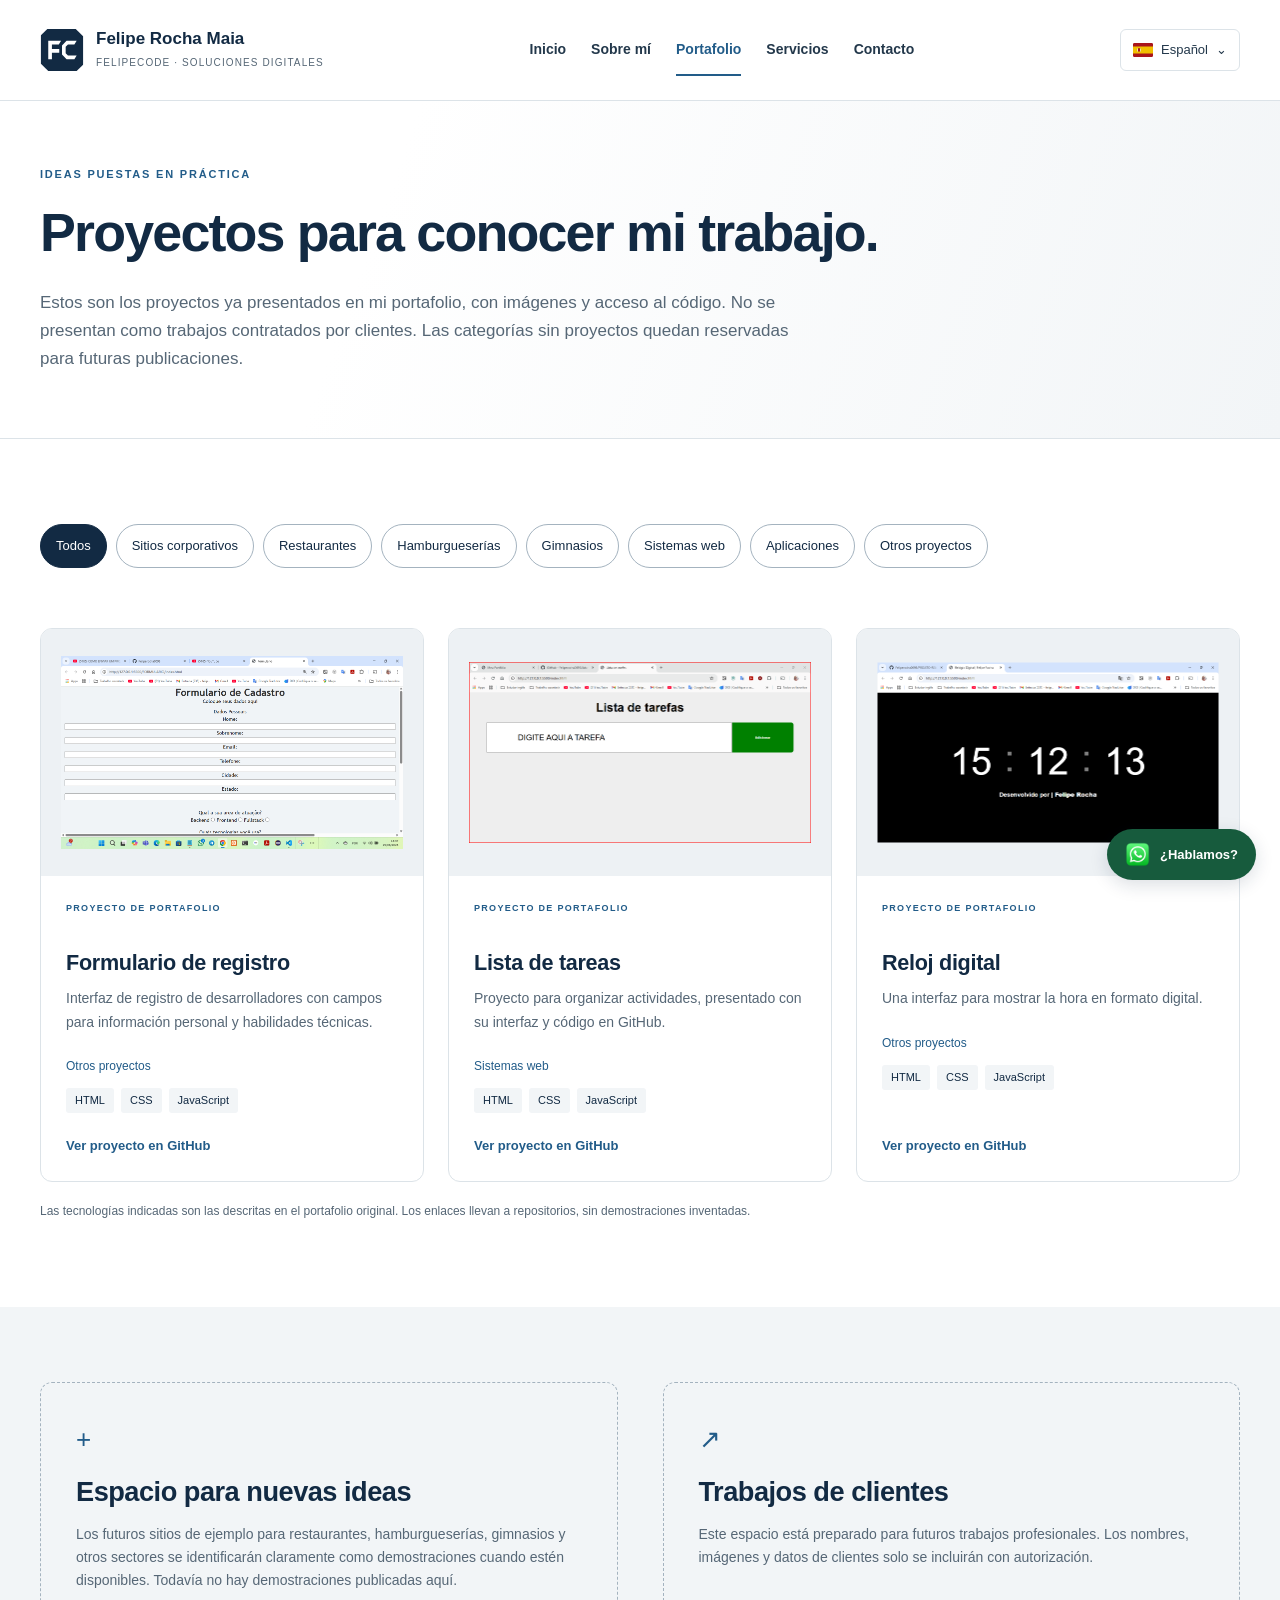
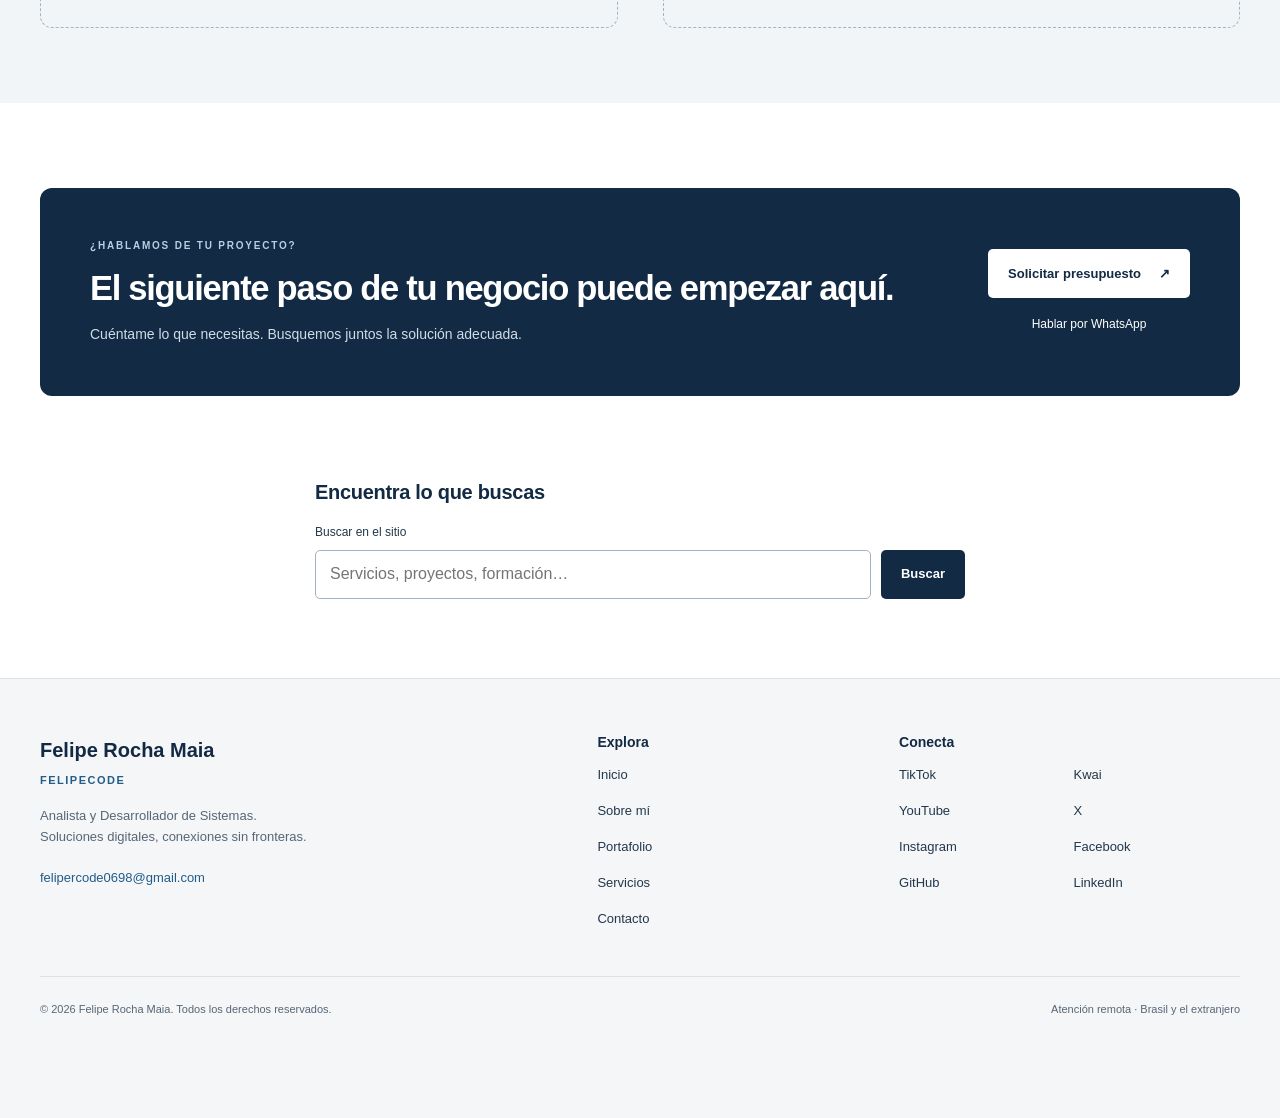
<file: es/portafolio.html>
<!DOCTYPE html>
<html lang="es">
<head>
<meta charset="UTF-8">
<meta name="viewport" content="width=device-width, initial-scale=1">
<title>Portafolio | Felipe Rocha Maia — FelipeCode</title>
<meta name="description" content="Explora los proyectos de Felipe Rocha Maia: formulario de registro, lista de tareas y reloj digital, con enlaces al código en GitHub.">
<meta name="author" content="Felipe Rocha Maia">
<meta name="theme-color" content="#122a43">
<link rel="icon" type="image/svg+xml" href="../assets/icons/felipe-code.svg">
<link rel="canonical" href="https://felipercode0698.com/es/portafolio.html">
<link rel="alternate" hreflang="pt-BR" href="https://felipercode0698.com/portfolio.html">
<link rel="alternate" hreflang="en" href="https://felipercode0698.com/en/portfolio.html">
<link rel="alternate" hreflang="es" href="https://felipercode0698.com/es/portafolio.html">
<link rel="alternate" hreflang="x-default" href="https://felipercode0698.com/portfolio.html">
<meta property="og:type" content="website">
<meta property="og:locale" content="es_ES">
<meta property="og:title" content="Portafolio | Felipe Rocha Maia — FelipeCode">
<meta property="og:description" content="Explora los proyectos de Felipe Rocha Maia: formulario de registro, lista de tareas y reloj digital, con enlaces al código en GitHub.">
<meta property="og:url" content="https://felipercode0698.com/es/portafolio.html">
<meta property="og:image" content="https://felipercode0698.com/img/minha-foto.png">
<meta property="og:image:alt" content="Felipe Rocha Maia">
<meta name="twitter:card" content="summary">
<link rel="stylesheet" href="../assets/css/home.css?v=fc">
<link rel="stylesheet" href="../assets/css/site.css?v=fc">
<script type="application/ld+json">{"@context": "https://schema.org", "@graph": [{"@type": "Person", "@id": "https://felipercode0698.com/#felipe", "name": "Felipe Rocha Maia", "url": "https://felipercode0698.com/", "image": "https://felipercode0698.com/img/minha-foto.png", "jobTitle": "Analista y Desarrollador de Sistemas", "sameAs": ["https://www.tiktok.com/@felipercode0698", "https://www.kwai.com/@felipercode0698", "https://www.youtube.com/@felipercode0698", "https://x.com/@felipercode0698", "https://www.instagram.com/felipercode0698/", "https://www.facebook.com/felipercode0698", "https://github.com/Feliperocha0698", "https://www.linkedin.com/in/feliperocha0698/"]}, {"@type": "WebSite", "@id": "https://felipercode0698.com/#website", "url": "https://felipercode0698.com/", "name": "Felipe Rocha Maia — FelipeCode", "inLanguage": ["pt-BR", "en", "es"], "publisher": {"@id": "https://felipercode0698.com/#felipe"}}, {"@type": "WebPage", "@id": "https://felipercode0698.com/es/portafolio.html#page", "url": "https://felipercode0698.com/es/portafolio.html", "name": "Portafolio | Felipe Rocha Maia", "description": "Explora los proyectos de Felipe Rocha Maia: formulario de registro, lista de tareas y reloj digital, con enlaces al código en GitHub.", "inLanguage": "es", "isPartOf": {"@id": "https://felipercode0698.com/#website"}, "about": {"@id": "https://felipercode0698.com/#felipe"}}]}</script>
<script id="site-data" type="application/json">{"lang": "es", "page": 2, "routes": {"pt-BR": "../portfolio.html", "en": "../en/portfolio.html", "es": "portafolio.html"}, "ui": {"skip": "Ir al contenido", "mainNav": "Navegación principal", "footerNav": "Navegación del pie de página", "language": "Elegir idioma", "quote": "Solicitar presupuesto", "portfolio": "Conoce mi portafolio", "whatsapp": "Hablar por WhatsApp", "remote": "Atención remota · Brasil y el extranjero", "newTab": " (se abre en una nueva pestaña)", "explore": "Explora", "connect": "Conecta", "rights": "Todos los derechos reservados.", "footerText": "Soluciones digitales, conexiones sin fronteras.", "floating": "¿Hablamos?", "searchHeading": "Encuentra lo que buscas", "searchLabel": "Buscar en el sitio", "searchPlaceholder": "Servicios, proyectos, formación…", "searchButton": "Buscar", "searchEmpty": "Introduce un término de búsqueda.", "searchNone": "No hay resultados. Prueba con servicios, proyectos, formación o contacto.", "searchFound": "Páginas encontradas:", "all": "Todos", "code": "Ver proyecto en GitHub", "projectType": "Proyecto de portafolio", "technologies": "Tecnologías", "noProjects": "Todavía no hay proyectos publicados en esta categoría.", "filters": "Filtrar proyectos por categoría", "filterCount": "Proyectos mostrados:", "moreAbout": "Conoce mi trayectoria", "allServices": "Conoce todos los servicios", "allProjects": "Explorar portafolio", "learnAbout": "Más sobre mí", "next": "El siguiente paso", "ctaTitle": "El siguiente paso de tu negocio puede empezar aquí.", "ctaText": "Cuéntame lo que necesitas. Busquemos juntos la solución adecuada.", "ctaEyebrow": "¿Hablamos de tu proyecto?"}, "contact": {"eyebrow": "Una buena conversación es el primer paso", "title": "¿Hablamos de tu proyecto?", "intro": "Cuéntame tu idea, el reto de tu negocio y lo que te gustaría construir. La atención puede realizarse a distancia, en Brasil y el extranjero.", "directTitle": "Habla directamente conmigo", "directText": "Mientras el formulario espera su configuración, utiliza WhatsApp o el correo para solicitar un presupuesto.", "formTitle": "Describe lo que necesitas", "inactive": "El envío aún no está disponible. El formulario espera la configuración y las pruebas de Web3Forms. No se enviará ningún dato a través de él en esta versión.", "required": "Todos los campos son obligatorios.", "name": "Nombre completo", "email": "Correo electrónico", "phone": "WhatsApp con código de país", "phoneHelp": "Incluye + y el código del país. Se aceptan números internacionales.", "service": "Servicio deseado", "choose": "Selecciona un servicio", "options": ["Desarrollo de sitios web", "Desarrollo de sistemas", "Desarrollo de aplicaciones", "Mantenimiento de sitios web", "Gestión de Google Ads", "Otro servicio"], "description": "Descripción del proyecto", "descriptionHelp": "Describe el objetivo y las funcionalidades deseadas (mínimo de 20 caracteres). No incluyas contraseñas ni información confidencial.", "privacy": "Cuando se active el envío, los datos proporcionados se remitirán a través de Web3Forms para responder a tu solicitud. En esta versión, el sitio no los envía ni los almacena.", "submit": "Validar solicitud (envío no disponible)", "send": "Enviar solicitud", "sending": "Enviando…", "validInactive": "Los campos se han validado. No se ha enviado ningún dato: Web3Forms todavía no está configurado. Contacta por WhatsApp o correo.", "invalid": "Revisa los campos indicados antes de continuar.", "nameError": "Introduce tu nombre completo.", "emailError": "Introduce una dirección de correo válida.", "phoneError": "Introduce un número internacional con + y entre 7 y 15 dígitos.", "serviceError": "Selecciona el servicio deseado.", "descriptionError": "Describe el proyecto con al menos 20 caracteres.", "success": "Web3Forms ha aceptado tu solicitud. Gracias por contactar.", "failure": "No se ha podido confirmar el envío. Inténtalo más tarde o utiliza WhatsApp o el correo.", "spam": "No se ha podido enviar esta solicitud. Utiliza uno de los canales de contacto.", "nojs": "Activa JavaScript para validar el formulario. También puedes contactar por WhatsApp o correo.", "ready": "El envío utiliza Web3Forms. También puedes contactar directamente por WhatsApp o correo.", "privacyActive": "Los datos de este formulario se remitirán a través de Web3Forms para responder a tu solicitud. No incluyas datos sensibles.", "directActive": "Utiliza el formulario, WhatsApp o el correo para hablar de tu proyecto.", "honeypot": "Deja este campo vacío"}, "search": [{"title": "Inicio", "url": "index.html", "terms": "Inicio Sitios web, sistemas y aplicaciones a medida con Felipe Rocha Maia. Atención remota en Brasil y el extranjero. Conoce los proyectos y solicita un presupuesto."}, {"title": "Sobre mí", "url": "sobre-mi.html", "terms": "Sobre mí Conoce a Felipe Rocha Maia: su trayectoria, formación en Análisis y Desarrollo de Sistemas y posgrado en Seguridad de la Información. Análisis y Desarrollo de Sistemas Seguridad de la Información"}, {"title": "Portafolio", "url": "portafolio.html", "terms": "Portafolio Explora los proyectos de Felipe Rocha Maia: formulario de registro, lista de tareas y reloj digital, con enlaces al código en GitHub. Formulario de registro Interfaz de registro de desarrolladores con campos para información personal y habilidades técnicas. Lista de tareas Proyecto para organizar actividades, presentado con su interfaz y código en GitHub. Reloj digital Una interfaz para mostrar la hora en formato digital."}, {"title": "Servicios", "url": "servicios.html", "terms": "Servicios Sitios web, sistemas, aplicaciones, mantenimiento de sitios y gestión de Google Ads. Presupuestos según el proyecto con Felipe Rocha Maia. Sitios web profesionales Sistemas a medida Aplicaciones Mantenimiento de sitios web Gestión de Google Ads"}, {"title": "Contacto", "url": "contacto.html", "terms": "Contacto Habla con Felipe Rocha Maia sobre tu proyecto. Atención remota, contacto por WhatsApp y correo y formulario de presupuesto pendiente de configuración."}]}</script>
<script src="../js/home.js" defer></script>

</head>
<body>
<a class="skip-link" href="#conteudo">Ir al contenido</a>

<header class="site-header">
<div class="container header-inner"><a class="brand" href="index.html" aria-label="Felipe Rocha Maia — Inicio"><img class="brand-mark" src="../assets/icons/felipe-code.svg" alt="" width="44" height="48"><span><strong>Felipe Rocha Maia</strong><span class="brand-sub">FelipeCode · Soluciones digitales</span></span></a>
<nav class="primary-nav" aria-label="Navegación principal"><a href="index.html">Inicio</a><a href="sobre-mi.html">Sobre mí</a><a href="portafolio.html" aria-current="page">Portafolio</a><a href="servicios.html">Servicios</a><a href="contacto.html">Contacto</a>
</nav>
<details class="language-picker">
<summary aria-label="Elegir idioma"><img class="language-flag" src="../assets/icons/es.svg" width="20" height="14" alt="" aria-hidden="true"> Español <span aria-hidden="true">⌄</span>
</summary>
<nav class="language-panel" aria-label="Elegir idioma"><a href="../portfolio.html?lang=pt-BR" data-language="pt-BR" lang="pt-BR" hreflang="pt-BR"><img class="language-flag" src="../assets/icons/br.svg" width="20" height="14" alt="" aria-hidden="true"> Português</a><a href="../en/portfolio.html?lang=en" data-language="en" lang="en" hreflang="en"><img class="language-flag" src="../assets/icons/us.svg" width="20" height="14" alt="" aria-hidden="true"> English</a><a href="portafolio.html?lang=es" data-language="es" lang="es" hreflang="es" aria-current="true"><img class="language-flag" src="../assets/icons/es.svg" width="20" height="14" alt="" aria-hidden="true"> Español</a>
</nav>
</details>
</div>
</header>

<main id="conteudo" tabindex="-1">
<section class="page-hero">
<div class="container">
<p class="eyebrow">Ideas puestas en práctica
</p>
<h1>Proyectos para conocer mi trabajo.
</h1>
<p class="page-intro">Estos son los proyectos ya presentados en mi portafolio, con imágenes y acceso al código. No se presentan como trabajos contratados por clientes. Las categorías sin proyectos quedan reservadas para futuras publicaciones.
</p>
</div>
</section>
<section class="section container portfolio-section">
<div class="project-filters" role="group" aria-label="Filtrar proyectos por categoría" hidden><button type="button" data-filter="all" aria-pressed="true">Todos</button><button type="button" data-filter="business" aria-pressed="false">Sitios corporativos</button><button type="button" data-filter="restaurants" aria-pressed="false">Restaurantes</button><button type="button" data-filter="burgers" aria-pressed="false">Hamburgueserías</button><button type="button" data-filter="gyms" aria-pressed="false">Gimnasios</button><button type="button" data-filter="web" aria-pressed="false">Sistemas web</button><button type="button" data-filter="apps" aria-pressed="false">Aplicaciones</button><button type="button" data-filter="other" aria-pressed="false">Otros proyectos</button>
</div>
<p class="filter-status" role="status" id="filter-status">
</p>
<div class="projects-grid" id="project-grid">
<article class="project-card" data-category="other">
<div class="project-image"><img src="../img/FORMULARIO-1.png" alt="Captura del formulario de registro de desarrolladores" loading="lazy" width="640" height="400">
</div>
<div class="project-body">
<p class="eyebrow">Proyecto de portafolio
</p>
<h2>Formulario de registro
</h2>
<p>Interfaz de registro de desarrolladores con campos para información personal y habilidades técnicas.
</p>
<p class="category-label">Otros proyectos
</p>
<p class="tech-list"><span class="sr-only">Tecnologías</span><span>HTML</span><span>CSS</span><span>JavaScript</span>
</p><a class="text-link" href="https://github.com/Feliperocha0698/projetosfreelancer1/tree/main/FORMULARIO" target="_blank" rel="noopener noreferrer">Ver proyecto en GitHub<span class="sr-only"> (se abre en una nueva pestaña)</span></a>
</div>
</article>
<article class="project-card" data-category="web">
<div class="project-image"><img src="../img/LISTA-DE-TAREFAS.png" alt="Interfaz del proyecto de lista de tareas" loading="lazy" width="640" height="400">
</div>
<div class="project-body">
<p class="eyebrow">Proyecto de portafolio
</p>
<h2>Lista de tareas
</h2>
<p>Proyecto para organizar actividades, presentado con su interfaz y código en GitHub.
</p>
<p class="category-label">Sistemas web
</p>
<p class="tech-list"><span class="sr-only">Tecnologías</span><span>HTML</span><span>CSS</span><span>JavaScript</span>
</p><a class="text-link" href="https://github.com/Feliperocha0698/lista-de-tarefas" target="_blank" rel="noopener noreferrer">Ver proyecto en GitHub<span class="sr-only"> (se abre en una nueva pestaña)</span></a>
</div>
</article>
<article class="project-card" data-category="other">
<div class="project-image"><img src="../img/RELOGIO-DIGITAL.png" alt="Interfaz del proyecto de reloj digital" loading="lazy" width="640" height="400">
</div>
<div class="project-body">
<p class="eyebrow">Proyecto de portafolio
</p>
<h2>Reloj digital
</h2>
<p>Una interfaz para mostrar la hora en formato digital.
</p>
<p class="category-label">Otros proyectos
</p>
<p class="tech-list"><span class="sr-only">Tecnologías</span><span>HTML</span><span>CSS</span><span>JavaScript</span>
</p><a class="text-link" href="https://github.com/Feliperocha0698/PROJETO-RELOGIO-DIGITAL" target="_blank" rel="noopener noreferrer">Ver proyecto en GitHub<span class="sr-only"> (se abre en una nueva pestaña)</span></a>
</div>
</article>
</div>
<p class="empty-projects" id="empty-projects" hidden>Todavía no hay proyectos publicados en esta categoría.
</p>
<p class="small-note">Las tecnologías indicadas son las descritas en el portafolio original. Los enlaces llevan a repositorios, sin demostraciones inventadas.
</p>
</section>
<section class="benefits-section">
<div class="container two-grid">
<article class="future-slot"><span aria-hidden="true">+</span>
<h2>Espacio para nuevas ideas
</h2>
<p>Los futuros sitios de ejemplo para restaurantes, hamburgueserías, gimnasios y otros sectores se identificarán claramente como demostraciones cuando estén disponibles. Todavía no hay demostraciones publicadas aquí.
</p>
</article>
<article class="future-slot"><span aria-hidden="true">↗</span>
<h2>Trabajos de clientes
</h2>
<p>Este espacio está preparado para futuros trabajos profesionales. Los nombres, imágenes y datos de clientes solo se incluirán con autorización.
</p>
</article>
</div>
</section>
<section class="section container">
<div class="contact-banner">
<div>
<p class="eyebrow">¿Hablamos de tu proyecto?
</p>
<h2>El siguiente paso de tu negocio puede empezar aquí.
</h2>
<p>Cuéntame lo que necesitas. Busquemos juntos la solución adecuada.
</p>
</div>
<div class="banner-actions"><a class="button light" href="contacto.html">Solicitar presupuesto <span aria-hidden="true">↗</span></a><a class="" href="https://wa.me/5571996345224?text=Ol%C3%A1%20Felipe" target="_blank" rel="noopener noreferrer">Hablar por WhatsApp<span class="sr-only"> (se abre en una nueva pestaña)</span></a>
</div>
</div>
</section>
<section class="container search-section" aria-labelledby="busca-titulo">
<h2 id="busca-titulo">Encuentra lo que buscas
</h2>
<form id="site-search" role="search"><label for="search-input">Buscar en el sitio</label>
<div class="search-row"><input id="search-input" name="q" type="search" placeholder="Servicios, proyectos, formación…" maxlength="120" required><button class="button primary" type="submit">Buscar</button>
</div>
</form>
<p id="search-status" role="status">
</p>
<ul id="search-results">
</ul>
</section>
</main>

<footer class="site-footer">
<div class="container">
<div class="footer-top">
<div><a class="footer-brand" href="index.html">Felipe Rocha Maia<span>FelipeCode</span></a>
<p>Analista y Desarrollador de Sistemas.<br>Soluciones digitales, conexiones sin fronteras.
</p><a class="email-link" href="https://mail.google.com/mail/?view=cm&amp;fs=1&amp;to=felipercode0698@gmail.com" target="_blank" rel="noopener noreferrer">felipercode0698@gmail.com<span class="sr-only"> (se abre en una nueva pestaña)</span></a>
</div>
<nav aria-label="Navegación del pie de página">
<h2>Explora
</h2><a href="index.html">Inicio</a><a href="sobre-mi.html">Sobre mí</a><a href="portafolio.html" aria-current="page">Portafolio</a><a href="servicios.html">Servicios</a><a href="contacto.html">Contacto</a>
</nav>
<nav class="social-links" aria-label="Conecta">
<h2>Conecta
</h2><a class="" href="https://www.tiktok.com/@felipercode0698" target="_blank" rel="noopener noreferrer">TikTok<span class="sr-only"> (se abre en una nueva pestaña)</span></a><a class="" href="https://www.kwai.com/@felipercode0698" target="_blank" rel="noopener noreferrer">Kwai<span class="sr-only"> (se abre en una nueva pestaña)</span></a><a class="" href="https://www.youtube.com/@felipercode0698" target="_blank" rel="noopener noreferrer">YouTube<span class="sr-only"> (se abre en una nueva pestaña)</span></a><a class="" href="https://x.com/@felipercode0698" target="_blank" rel="noopener noreferrer">X<span class="sr-only"> (se abre en una nueva pestaña)</span></a><a class="" href="https://www.instagram.com/felipercode0698/" target="_blank" rel="noopener noreferrer">Instagram<span class="sr-only"> (se abre en una nueva pestaña)</span></a><a class="" href="https://www.facebook.com/felipercode0698" target="_blank" rel="noopener noreferrer">Facebook<span class="sr-only"> (se abre en una nueva pestaña)</span></a><a class="" href="https://github.com/Feliperocha0698" target="_blank" rel="noopener noreferrer">GitHub<span class="sr-only"> (se abre en una nueva pestaña)</span></a><a class="" href="https://www.linkedin.com/in/feliperocha0698/" target="_blank" rel="noopener noreferrer">LinkedIn<span class="sr-only"> (se abre en una nueva pestaña)</span></a>
</nav>
</div>
<div class="footer-bottom">
<p>© <span id="current-year">2026</span> Felipe Rocha Maia. Todos los derechos reservados.
</p>
<p>Atención remota · Brasil y el extranjero
</p>
</div>
</div>
</footer>
<a class="floating-whatsapp" href="https://wa.me/5571996345224?text=Ol%C3%A1%20Felipe" target="_blank" rel="noopener noreferrer" aria-label="Hablar por WhatsApp (se abre en una nueva pestaña)"><img src="../img/icons/whatsapp.png" width="25" height="25" alt=""><span>¿Hablamos?</span></a>
</body>
</html>
</file>
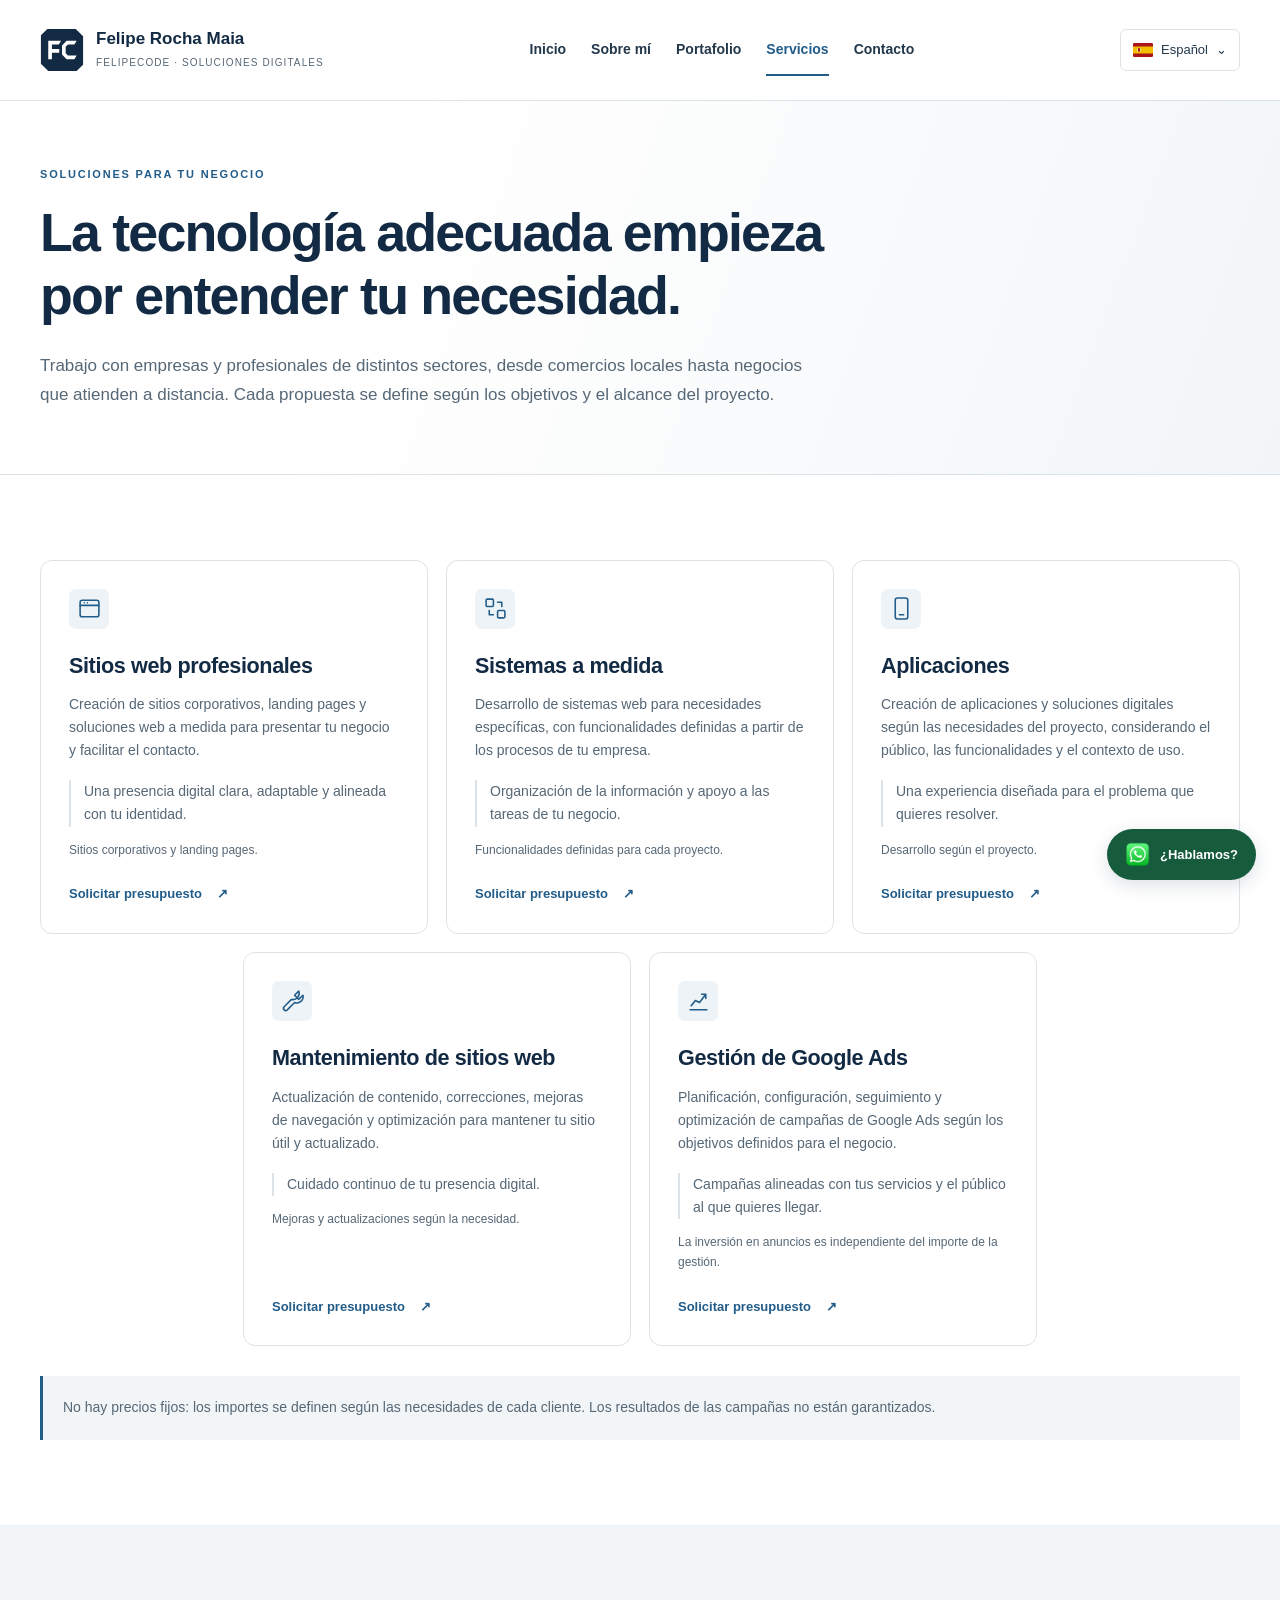
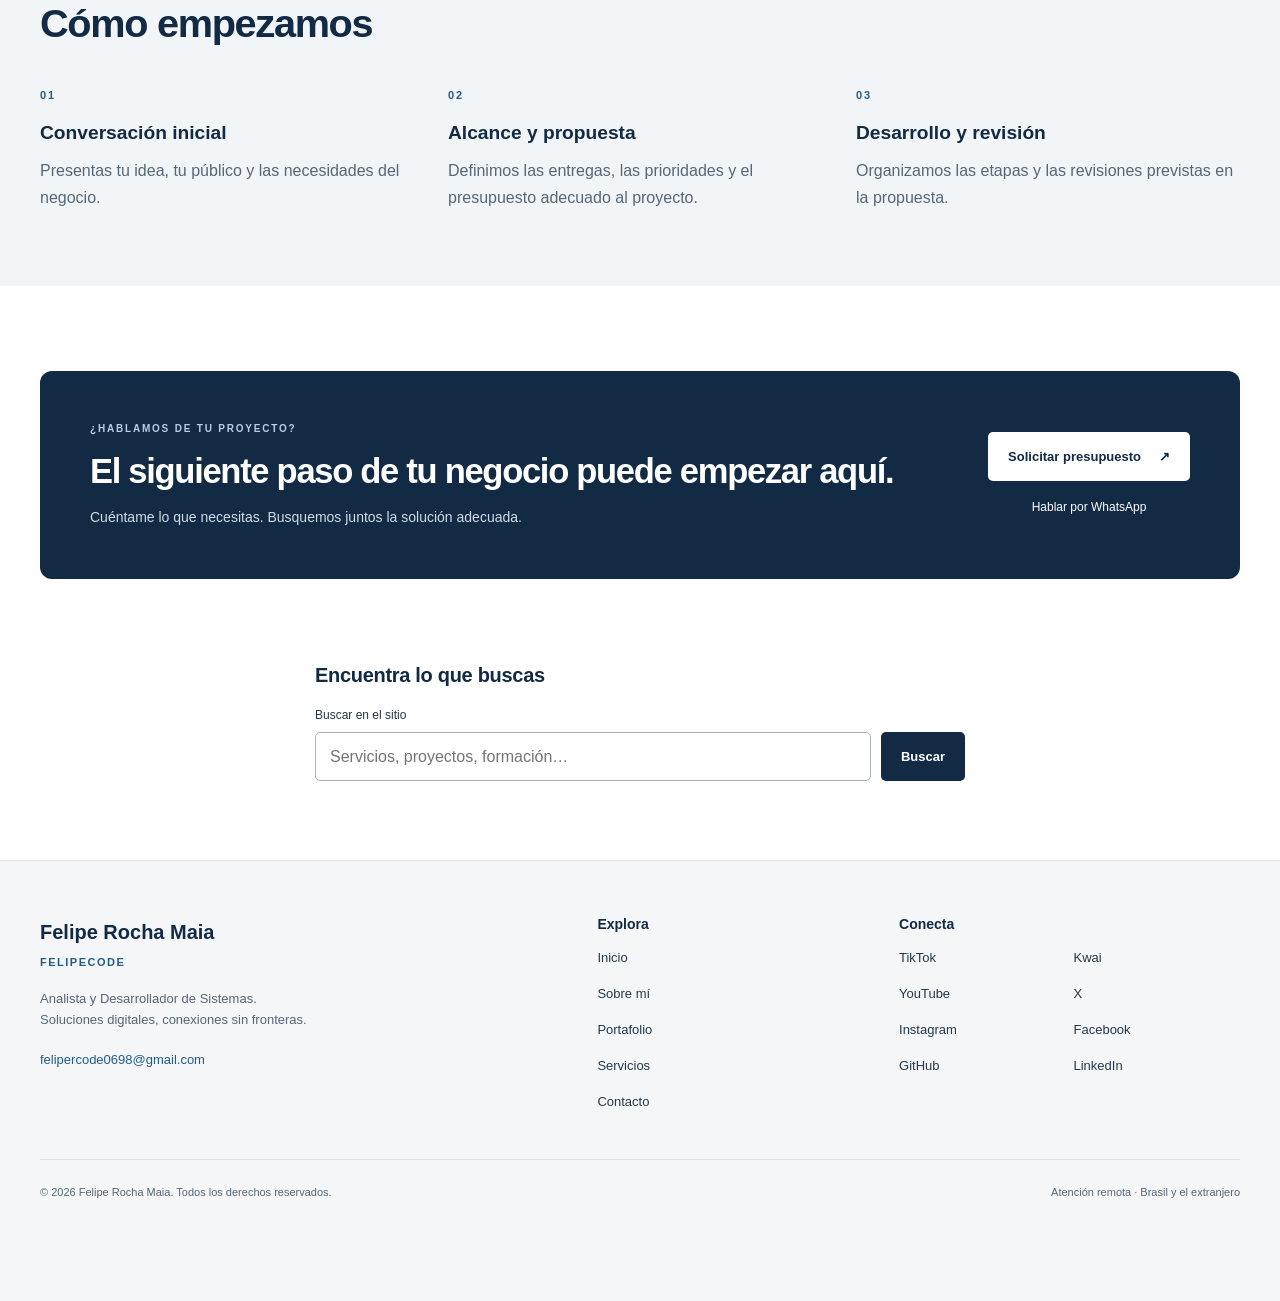
<file: es/servicios.html>
<!DOCTYPE html>
<html lang="es">
<head>
<meta charset="UTF-8">
<meta name="viewport" content="width=device-width, initial-scale=1">
<title>Servicios | Felipe Rocha Maia — FelipeCode</title>
<meta name="description" content="Sitios web, sistemas, aplicaciones, mantenimiento de sitios y gestión de Google Ads. Presupuestos según el proyecto con Felipe Rocha Maia.">
<meta name="author" content="Felipe Rocha Maia">
<meta name="theme-color" content="#122a43">
<link rel="icon" type="image/svg+xml" href="../assets/icons/felipe-code.svg">
<link rel="canonical" href="https://felipercode0698.com/es/servicios.html">
<link rel="alternate" hreflang="pt-BR" href="https://felipercode0698.com/servicos.html">
<link rel="alternate" hreflang="en" href="https://felipercode0698.com/en/services.html">
<link rel="alternate" hreflang="es" href="https://felipercode0698.com/es/servicios.html">
<link rel="alternate" hreflang="x-default" href="https://felipercode0698.com/servicos.html">
<meta property="og:type" content="website">
<meta property="og:locale" content="es_ES">
<meta property="og:title" content="Servicios | Felipe Rocha Maia — FelipeCode">
<meta property="og:description" content="Sitios web, sistemas, aplicaciones, mantenimiento de sitios y gestión de Google Ads. Presupuestos según el proyecto con Felipe Rocha Maia.">
<meta property="og:url" content="https://felipercode0698.com/es/servicios.html">
<meta property="og:image" content="https://felipercode0698.com/img/minha-foto.png">
<meta property="og:image:alt" content="Felipe Rocha Maia">
<meta name="twitter:card" content="summary">
<link rel="stylesheet" href="../assets/css/home.css?v=fc">
<link rel="stylesheet" href="../assets/css/site.css?v=fc">
<script type="application/ld+json">{"@context": "https://schema.org", "@graph": [{"@type": "Person", "@id": "https://felipercode0698.com/#felipe", "name": "Felipe Rocha Maia", "url": "https://felipercode0698.com/", "image": "https://felipercode0698.com/img/minha-foto.png", "jobTitle": "Analista y Desarrollador de Sistemas", "sameAs": ["https://www.tiktok.com/@felipercode0698", "https://www.kwai.com/@felipercode0698", "https://www.youtube.com/@felipercode0698", "https://x.com/@felipercode0698", "https://www.instagram.com/felipercode0698/", "https://www.facebook.com/felipercode0698", "https://github.com/Feliperocha0698", "https://www.linkedin.com/in/feliperocha0698/"]}, {"@type": "WebSite", "@id": "https://felipercode0698.com/#website", "url": "https://felipercode0698.com/", "name": "Felipe Rocha Maia — FelipeCode", "inLanguage": ["pt-BR", "en", "es"], "publisher": {"@id": "https://felipercode0698.com/#felipe"}}, {"@type": "WebPage", "@id": "https://felipercode0698.com/es/servicios.html#page", "url": "https://felipercode0698.com/es/servicios.html", "name": "Servicios | Felipe Rocha Maia", "description": "Sitios web, sistemas, aplicaciones, mantenimiento de sitios y gestión de Google Ads. Presupuestos según el proyecto con Felipe Rocha Maia.", "inLanguage": "es", "isPartOf": {"@id": "https://felipercode0698.com/#website"}, "about": {"@id": "https://felipercode0698.com/#felipe"}}]}</script>
<script id="site-data" type="application/json">{"lang": "es", "page": 3, "routes": {"pt-BR": "../servicos.html", "en": "../en/services.html", "es": "servicios.html"}, "ui": {"skip": "Ir al contenido", "mainNav": "Navegación principal", "footerNav": "Navegación del pie de página", "language": "Elegir idioma", "quote": "Solicitar presupuesto", "portfolio": "Conoce mi portafolio", "whatsapp": "Hablar por WhatsApp", "remote": "Atención remota · Brasil y el extranjero", "newTab": " (se abre en una nueva pestaña)", "explore": "Explora", "connect": "Conecta", "rights": "Todos los derechos reservados.", "footerText": "Soluciones digitales, conexiones sin fronteras.", "floating": "¿Hablamos?", "searchHeading": "Encuentra lo que buscas", "searchLabel": "Buscar en el sitio", "searchPlaceholder": "Servicios, proyectos, formación…", "searchButton": "Buscar", "searchEmpty": "Introduce un término de búsqueda.", "searchNone": "No hay resultados. Prueba con servicios, proyectos, formación o contacto.", "searchFound": "Páginas encontradas:", "all": "Todos", "code": "Ver proyecto en GitHub", "projectType": "Proyecto de portafolio", "technologies": "Tecnologías", "noProjects": "Todavía no hay proyectos publicados en esta categoría.", "filters": "Filtrar proyectos por categoría", "filterCount": "Proyectos mostrados:", "moreAbout": "Conoce mi trayectoria", "allServices": "Conoce todos los servicios", "allProjects": "Explorar portafolio", "learnAbout": "Más sobre mí", "next": "El siguiente paso", "ctaTitle": "El siguiente paso de tu negocio puede empezar aquí.", "ctaText": "Cuéntame lo que necesitas. Busquemos juntos la solución adecuada.", "ctaEyebrow": "¿Hablamos de tu proyecto?"}, "contact": {"eyebrow": "Una buena conversación es el primer paso", "title": "¿Hablamos de tu proyecto?", "intro": "Cuéntame tu idea, el reto de tu negocio y lo que te gustaría construir. La atención puede realizarse a distancia, en Brasil y el extranjero.", "directTitle": "Habla directamente conmigo", "directText": "Mientras el formulario espera su configuración, utiliza WhatsApp o el correo para solicitar un presupuesto.", "formTitle": "Describe lo que necesitas", "inactive": "El envío aún no está disponible. El formulario espera la configuración y las pruebas de Web3Forms. No se enviará ningún dato a través de él en esta versión.", "required": "Todos los campos son obligatorios.", "name": "Nombre completo", "email": "Correo electrónico", "phone": "WhatsApp con código de país", "phoneHelp": "Incluye + y el código del país. Se aceptan números internacionales.", "service": "Servicio deseado", "choose": "Selecciona un servicio", "options": ["Desarrollo de sitios web", "Desarrollo de sistemas", "Desarrollo de aplicaciones", "Mantenimiento de sitios web", "Gestión de Google Ads", "Otro servicio"], "description": "Descripción del proyecto", "descriptionHelp": "Describe el objetivo y las funcionalidades deseadas (mínimo de 20 caracteres). No incluyas contraseñas ni información confidencial.", "privacy": "Cuando se active el envío, los datos proporcionados se remitirán a través de Web3Forms para responder a tu solicitud. En esta versión, el sitio no los envía ni los almacena.", "submit": "Validar solicitud (envío no disponible)", "send": "Enviar solicitud", "sending": "Enviando…", "validInactive": "Los campos se han validado. No se ha enviado ningún dato: Web3Forms todavía no está configurado. Contacta por WhatsApp o correo.", "invalid": "Revisa los campos indicados antes de continuar.", "nameError": "Introduce tu nombre completo.", "emailError": "Introduce una dirección de correo válida.", "phoneError": "Introduce un número internacional con + y entre 7 y 15 dígitos.", "serviceError": "Selecciona el servicio deseado.", "descriptionError": "Describe el proyecto con al menos 20 caracteres.", "success": "Web3Forms ha aceptado tu solicitud. Gracias por contactar.", "failure": "No se ha podido confirmar el envío. Inténtalo más tarde o utiliza WhatsApp o el correo.", "spam": "No se ha podido enviar esta solicitud. Utiliza uno de los canales de contacto.", "nojs": "Activa JavaScript para validar el formulario. También puedes contactar por WhatsApp o correo.", "ready": "El envío utiliza Web3Forms. También puedes contactar directamente por WhatsApp o correo.", "privacyActive": "Los datos de este formulario se remitirán a través de Web3Forms para responder a tu solicitud. No incluyas datos sensibles.", "directActive": "Utiliza el formulario, WhatsApp o el correo para hablar de tu proyecto.", "honeypot": "Deja este campo vacío"}, "search": [{"title": "Inicio", "url": "index.html", "terms": "Inicio Sitios web, sistemas y aplicaciones a medida con Felipe Rocha Maia. Atención remota en Brasil y el extranjero. Conoce los proyectos y solicita un presupuesto."}, {"title": "Sobre mí", "url": "sobre-mi.html", "terms": "Sobre mí Conoce a Felipe Rocha Maia: su trayectoria, formación en Análisis y Desarrollo de Sistemas y posgrado en Seguridad de la Información. Análisis y Desarrollo de Sistemas Seguridad de la Información"}, {"title": "Portafolio", "url": "portafolio.html", "terms": "Portafolio Explora los proyectos de Felipe Rocha Maia: formulario de registro, lista de tareas y reloj digital, con enlaces al código en GitHub. Formulario de registro Interfaz de registro de desarrolladores con campos para información personal y habilidades técnicas. Lista de tareas Proyecto para organizar actividades, presentado con su interfaz y código en GitHub. Reloj digital Una interfaz para mostrar la hora en formato digital."}, {"title": "Servicios", "url": "servicios.html", "terms": "Servicios Sitios web, sistemas, aplicaciones, mantenimiento de sitios y gestión de Google Ads. Presupuestos según el proyecto con Felipe Rocha Maia. Sitios web profesionales Sistemas a medida Aplicaciones Mantenimiento de sitios web Gestión de Google Ads"}, {"title": "Contacto", "url": "contacto.html", "terms": "Contacto Habla con Felipe Rocha Maia sobre tu proyecto. Atención remota, contacto por WhatsApp y correo y formulario de presupuesto pendiente de configuración."}]}</script>
<script src="../js/home.js" defer></script>

</head>
<body>
<a class="skip-link" href="#conteudo">Ir al contenido</a>

<header class="site-header">
<div class="container header-inner"><a class="brand" href="index.html" aria-label="Felipe Rocha Maia — Inicio"><img class="brand-mark" src="../assets/icons/felipe-code.svg" alt="" width="44" height="48"><span><strong>Felipe Rocha Maia</strong><span class="brand-sub">FelipeCode · Soluciones digitales</span></span></a>
<nav class="primary-nav" aria-label="Navegación principal"><a href="index.html">Inicio</a><a href="sobre-mi.html">Sobre mí</a><a href="portafolio.html">Portafolio</a><a href="servicios.html" aria-current="page">Servicios</a><a href="contacto.html">Contacto</a>
</nav>
<details class="language-picker">
<summary aria-label="Elegir idioma"><img class="language-flag" src="../assets/icons/es.svg" width="20" height="14" alt="" aria-hidden="true"> Español <span aria-hidden="true">⌄</span>
</summary>
<nav class="language-panel" aria-label="Elegir idioma"><a href="../servicos.html?lang=pt-BR" data-language="pt-BR" lang="pt-BR" hreflang="pt-BR"><img class="language-flag" src="../assets/icons/br.svg" width="20" height="14" alt="" aria-hidden="true"> Português</a><a href="../en/services.html?lang=en" data-language="en" lang="en" hreflang="en"><img class="language-flag" src="../assets/icons/us.svg" width="20" height="14" alt="" aria-hidden="true"> English</a><a href="servicios.html?lang=es" data-language="es" lang="es" hreflang="es" aria-current="true"><img class="language-flag" src="../assets/icons/es.svg" width="20" height="14" alt="" aria-hidden="true"> Español</a>
</nav>
</details>
</div>
</header>

<main id="conteudo" tabindex="-1">
<section class="page-hero">
<div class="container">
<p class="eyebrow">Soluciones para tu negocio
</p>
<h1>La tecnología adecuada empieza por entender tu necesidad.
</h1>
<p class="page-intro">Trabajo con empresas y profesionales de distintos sectores, desde comercios locales hasta negocios que atienden a distancia. Cada propuesta se define según los objetivos y el alcance del proyecto.
</p>
</div>
</section>
<section class="section container services-page">
<div class="services-grid">
<article class="service-card"><span class="service-icon"><svg viewBox="0 0 24 24" fill="none" stroke="currentColor" stroke-width="1.5" stroke-linecap="round" stroke-linejoin="round" aria-hidden="true"><rect x="3" y="4" width="18" height="16" rx="2"/><path d="M3 9h18M7 6.5h.01M10 6.5h.01"/></svg></span>
<h2>Sitios web profesionales
</h2>
<p>Creación de sitios corporativos, landing pages y soluciones web a medida para presentar tu negocio y facilitar el contacto.
</p>
<p class="service-benefit">Una presencia digital clara, adaptable y alineada con tu identidad.
</p>
<p class="service-detail">Sitios corporativos y landing pages.
</p><a class="text-link" href="contacto.html?service=0">Solicitar presupuesto <span aria-hidden="true">↗</span></a>
</article>
<article class="service-card"><span class="service-icon"><svg viewBox="0 0 24 24" fill="none" stroke="currentColor" stroke-width="1.5" stroke-linecap="round" stroke-linejoin="round" aria-hidden="true"><rect x="3" y="3" width="7" height="7" rx="1"/><rect x="14" y="14" width="7" height="7" rx="1"/><path d="M14 6h4v4M6 14v4h4"/></svg></span>
<h2>Sistemas a medida
</h2>
<p>Desarrollo de sistemas web para necesidades específicas, con funcionalidades definidas a partir de los procesos de tu empresa.
</p>
<p class="service-benefit">Organización de la información y apoyo a las tareas de tu negocio.
</p>
<p class="service-detail">Funcionalidades definidas para cada proyecto.
</p><a class="text-link" href="contacto.html?service=1">Solicitar presupuesto <span aria-hidden="true">↗</span></a>
</article>
<article class="service-card"><span class="service-icon"><svg viewBox="0 0 24 24" fill="none" stroke="currentColor" stroke-width="1.5" stroke-linecap="round" stroke-linejoin="round" aria-hidden="true"><rect x="6" y="2" width="12" height="20" rx="2"/><path d="M10 18h4"/></svg></span>
<h2>Aplicaciones
</h2>
<p>Creación de aplicaciones y soluciones digitales según las necesidades del proyecto, considerando el público, las funcionalidades y el contexto de uso.
</p>
<p class="service-benefit">Una experiencia diseñada para el problema que quieres resolver.
</p>
<p class="service-detail">Desarrollo según el proyecto.
</p><a class="text-link" href="contacto.html?service=2">Solicitar presupuesto <span aria-hidden="true">↗</span></a>
</article>
<article class="service-card"><span class="service-icon"><svg viewBox="0 0 24 24" fill="none" stroke="currentColor" stroke-width="1.5" stroke-linecap="round" stroke-linejoin="round" aria-hidden="true"><path d="m14 6 4-4a6 6 0 0 1-7 8L4 17a2 2 0 0 0 3 3l7-7a6 6 0 0 0 8-7l-4 4Z"/></svg></span>
<h2>Mantenimiento de sitios web
</h2>
<p>Actualización de contenido, correcciones, mejoras de navegación y optimización para mantener tu sitio útil y actualizado.
</p>
<p class="service-benefit">Cuidado continuo de tu presencia digital.
</p>
<p class="service-detail">Mejoras y actualizaciones según la necesidad.
</p><a class="text-link" href="contacto.html?service=3">Solicitar presupuesto <span aria-hidden="true">↗</span></a>
</article>
<article class="service-card"><span class="service-icon"><svg viewBox="0 0 24 24" fill="none" stroke="currentColor" stroke-width="1.5" stroke-linecap="round" stroke-linejoin="round" aria-hidden="true"><path d="M4 20h16M5 16l4-5 4 2 6-8M15 5h4v4"/></svg></span>
<h2>Gestión de Google Ads
</h2>
<p>Planificación, configuración, seguimiento y optimización de campañas de Google Ads según los objetivos definidos para el negocio.
</p>
<p class="service-benefit">Campañas alineadas con tus servicios y el público al que quieres llegar.
</p>
<p class="service-detail">La inversión en anuncios es independiente del importe de la gestión.
</p><a class="text-link" href="contacto.html?service=4">Solicitar presupuesto <span aria-hidden="true">↗</span></a>
</article>
</div>
<p class="pricing-note">No hay precios fijos: los importes se definen según las necesidades de cada cliente. Los resultados de las campañas no están garantizados.
</p>
</section>
<section class="benefits-section">
<div class="container">
<h2>Cómo empezamos
</h2>
<div class="three-grid process-grid">
<article><span class="eyebrow">01</span>
<h3>Conversación inicial
</h3>
<p>Presentas tu idea, tu público y las necesidades del negocio.
</p>
</article>
<article><span class="eyebrow">02</span>
<h3>Alcance y propuesta
</h3>
<p>Definimos las entregas, las prioridades y el presupuesto adecuado al proyecto.
</p>
</article>
<article><span class="eyebrow">03</span>
<h3>Desarrollo y revisión
</h3>
<p>Organizamos las etapas y las revisiones previstas en la propuesta.
</p>
</article>
</div>
</div>
</section>
<section class="section container">
<div class="contact-banner">
<div>
<p class="eyebrow">¿Hablamos de tu proyecto?
</p>
<h2>El siguiente paso de tu negocio puede empezar aquí.
</h2>
<p>Cuéntame lo que necesitas. Busquemos juntos la solución adecuada.
</p>
</div>
<div class="banner-actions"><a class="button light" href="contacto.html">Solicitar presupuesto <span aria-hidden="true">↗</span></a><a class="" href="https://wa.me/5571996345224?text=Ol%C3%A1%20Felipe" target="_blank" rel="noopener noreferrer">Hablar por WhatsApp<span class="sr-only"> (se abre en una nueva pestaña)</span></a>
</div>
</div>
</section>
<section class="container search-section" aria-labelledby="busca-titulo">
<h2 id="busca-titulo">Encuentra lo que buscas
</h2>
<form id="site-search" role="search"><label for="search-input">Buscar en el sitio</label>
<div class="search-row"><input id="search-input" name="q" type="search" placeholder="Servicios, proyectos, formación…" maxlength="120" required><button class="button primary" type="submit">Buscar</button>
</div>
</form>
<p id="search-status" role="status">
</p>
<ul id="search-results">
</ul>
</section>
</main>

<footer class="site-footer">
<div class="container">
<div class="footer-top">
<div><a class="footer-brand" href="index.html">Felipe Rocha Maia<span>FelipeCode</span></a>
<p>Analista y Desarrollador de Sistemas.<br>Soluciones digitales, conexiones sin fronteras.
</p><a class="email-link" href="https://mail.google.com/mail/?view=cm&amp;fs=1&amp;to=felipercode0698@gmail.com" target="_blank" rel="noopener noreferrer">felipercode0698@gmail.com<span class="sr-only"> (se abre en una nueva pestaña)</span></a>
</div>
<nav aria-label="Navegación del pie de página">
<h2>Explora
</h2><a href="index.html">Inicio</a><a href="sobre-mi.html">Sobre mí</a><a href="portafolio.html">Portafolio</a><a href="servicios.html" aria-current="page">Servicios</a><a href="contacto.html">Contacto</a>
</nav>
<nav class="social-links" aria-label="Conecta">
<h2>Conecta
</h2><a class="" href="https://www.tiktok.com/@felipercode0698" target="_blank" rel="noopener noreferrer">TikTok<span class="sr-only"> (se abre en una nueva pestaña)</span></a><a class="" href="https://www.kwai.com/@felipercode0698" target="_blank" rel="noopener noreferrer">Kwai<span class="sr-only"> (se abre en una nueva pestaña)</span></a><a class="" href="https://www.youtube.com/@felipercode0698" target="_blank" rel="noopener noreferrer">YouTube<span class="sr-only"> (se abre en una nueva pestaña)</span></a><a class="" href="https://x.com/@felipercode0698" target="_blank" rel="noopener noreferrer">X<span class="sr-only"> (se abre en una nueva pestaña)</span></a><a class="" href="https://www.instagram.com/felipercode0698/" target="_blank" rel="noopener noreferrer">Instagram<span class="sr-only"> (se abre en una nueva pestaña)</span></a><a class="" href="https://www.facebook.com/felipercode0698" target="_blank" rel="noopener noreferrer">Facebook<span class="sr-only"> (se abre en una nueva pestaña)</span></a><a class="" href="https://github.com/Feliperocha0698" target="_blank" rel="noopener noreferrer">GitHub<span class="sr-only"> (se abre en una nueva pestaña)</span></a><a class="" href="https://www.linkedin.com/in/feliperocha0698/" target="_blank" rel="noopener noreferrer">LinkedIn<span class="sr-only"> (se abre en una nueva pestaña)</span></a>
</nav>
</div>
<div class="footer-bottom">
<p>© <span id="current-year">2026</span> Felipe Rocha Maia. Todos los derechos reservados.
</p>
<p>Atención remota · Brasil y el extranjero
</p>
</div>
</div>
</footer>
<a class="floating-whatsapp" href="https://wa.me/5571996345224?text=Ol%C3%A1%20Felipe" target="_blank" rel="noopener noreferrer" aria-label="Hablar por WhatsApp (se abre en una nueva pestaña)"><img src="../img/icons/whatsapp.png" width="25" height="25" alt=""><span>¿Hablamos?</span></a>
</body>
</html>
</file>
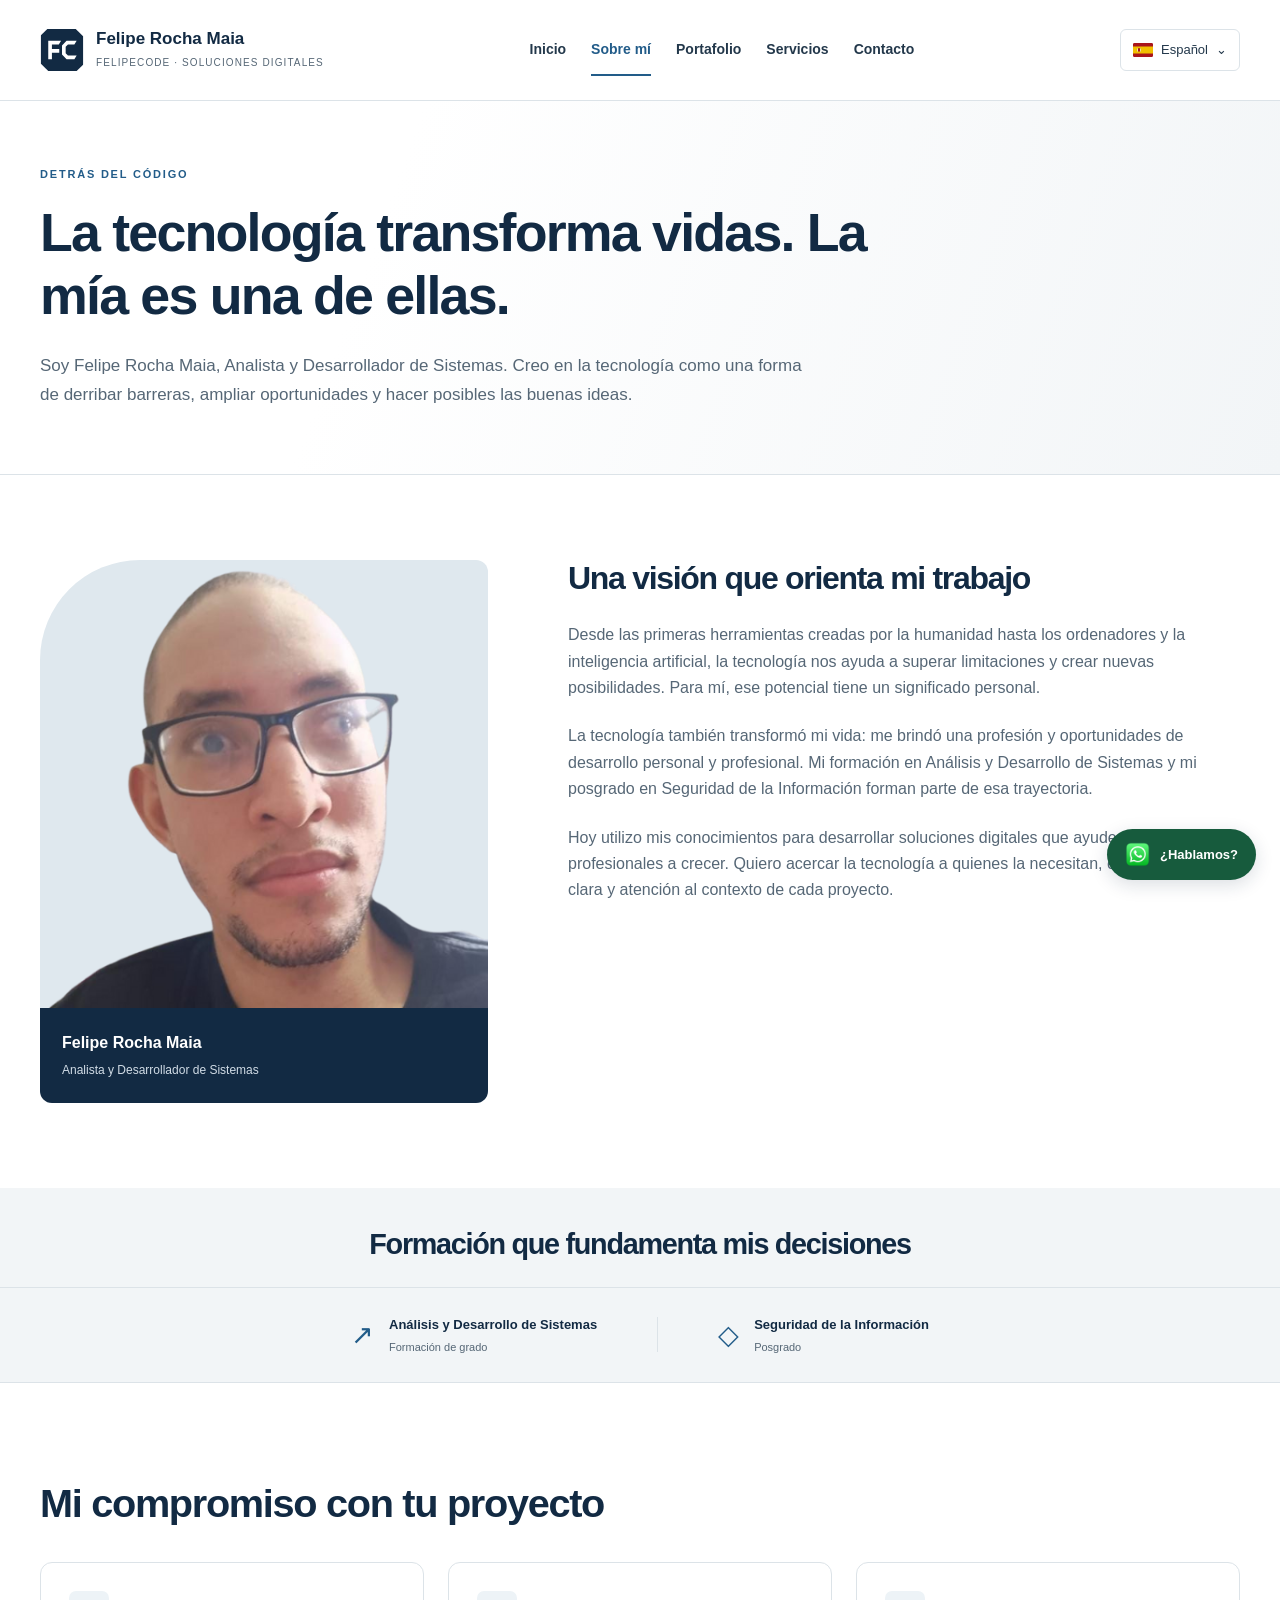
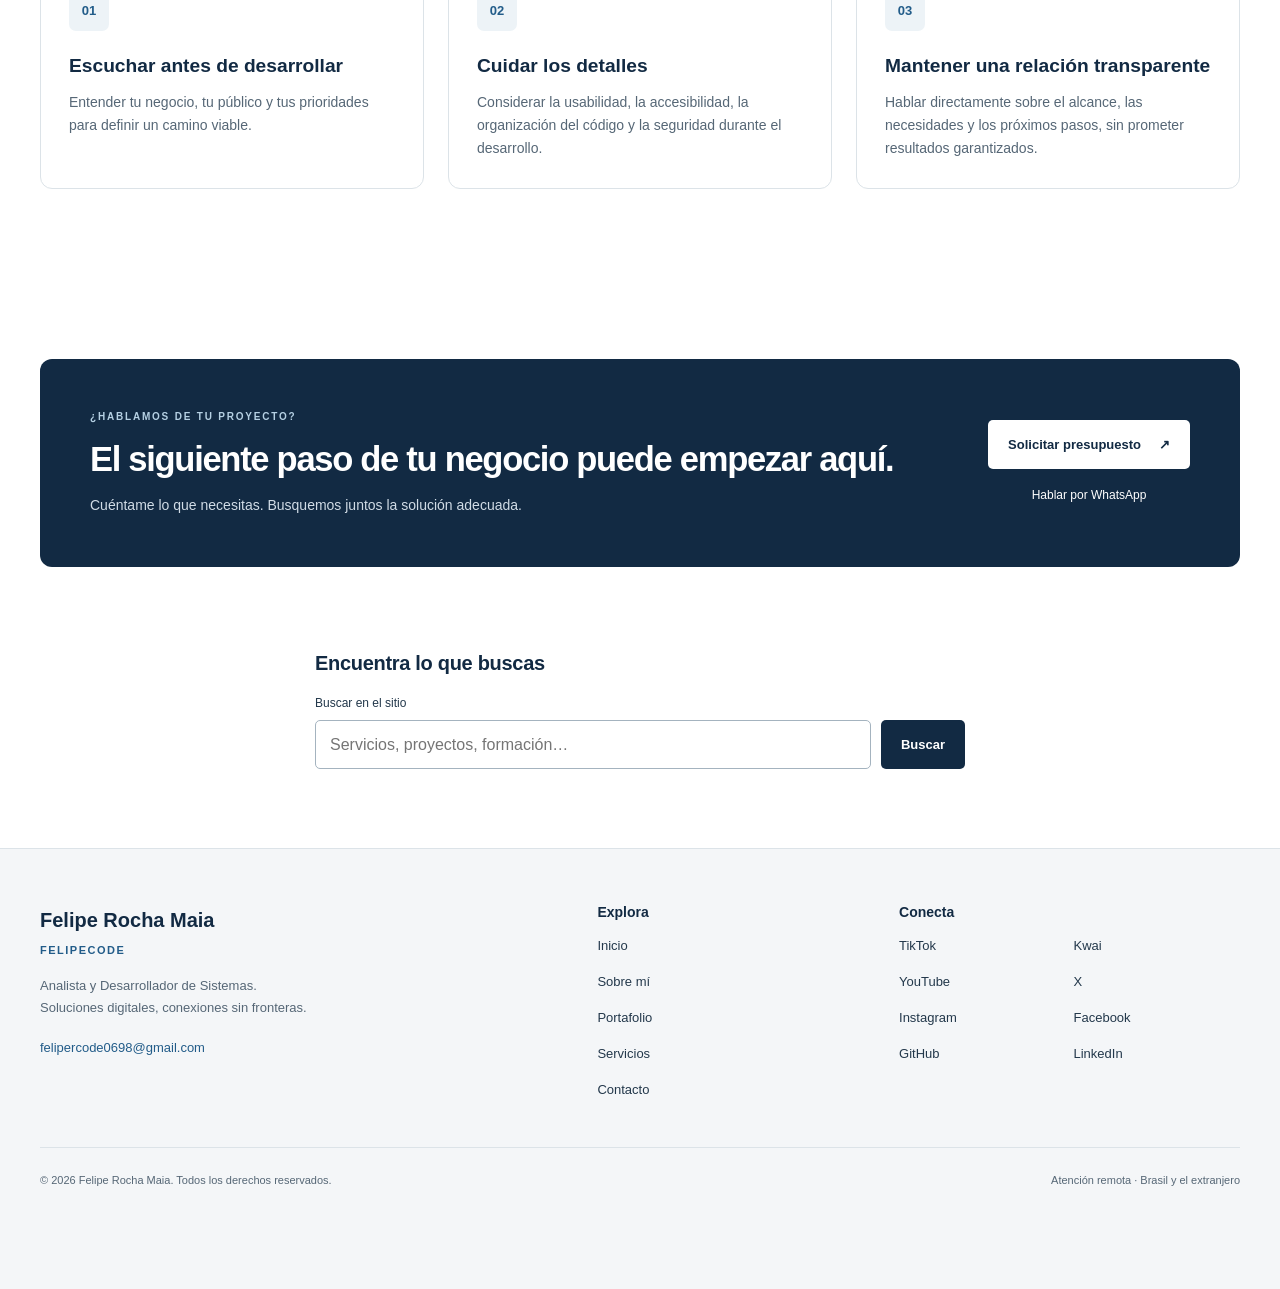
<file: es/sobre-mi.html>
<!DOCTYPE html>
<html lang="es">
<head>
<meta charset="UTF-8">
<meta name="viewport" content="width=device-width, initial-scale=1">
<title>Sobre mí | Felipe Rocha Maia — FelipeCode</title>
<meta name="description" content="Conoce a Felipe Rocha Maia: su trayectoria, formación en Análisis y Desarrollo de Sistemas y posgrado en Seguridad de la Información.">
<meta name="author" content="Felipe Rocha Maia">
<meta name="theme-color" content="#122a43">
<link rel="icon" type="image/svg+xml" href="../assets/icons/felipe-code.svg">
<link rel="canonical" href="https://felipercode0698.com/es/sobre-mi.html">
<link rel="alternate" hreflang="pt-BR" href="https://felipercode0698.com/sobre-mim.html">
<link rel="alternate" hreflang="en" href="https://felipercode0698.com/en/about.html">
<link rel="alternate" hreflang="es" href="https://felipercode0698.com/es/sobre-mi.html">
<link rel="alternate" hreflang="x-default" href="https://felipercode0698.com/sobre-mim.html">
<meta property="og:type" content="website">
<meta property="og:locale" content="es_ES">
<meta property="og:title" content="Sobre mí | Felipe Rocha Maia — FelipeCode">
<meta property="og:description" content="Conoce a Felipe Rocha Maia: su trayectoria, formación en Análisis y Desarrollo de Sistemas y posgrado en Seguridad de la Información.">
<meta property="og:url" content="https://felipercode0698.com/es/sobre-mi.html">
<meta property="og:image" content="https://felipercode0698.com/img/minha-foto.png">
<meta property="og:image:alt" content="Felipe Rocha Maia">
<meta name="twitter:card" content="summary">
<link rel="stylesheet" href="../assets/css/home.css?v=fc">
<link rel="stylesheet" href="../assets/css/site.css?v=fc">
<script type="application/ld+json">{"@context": "https://schema.org", "@graph": [{"@type": "Person", "@id": "https://felipercode0698.com/#felipe", "name": "Felipe Rocha Maia", "url": "https://felipercode0698.com/", "image": "https://felipercode0698.com/img/minha-foto.png", "jobTitle": "Analista y Desarrollador de Sistemas", "sameAs": ["https://www.tiktok.com/@felipercode0698", "https://www.kwai.com/@felipercode0698", "https://www.youtube.com/@felipercode0698", "https://x.com/@felipercode0698", "https://www.instagram.com/felipercode0698/", "https://www.facebook.com/felipercode0698", "https://github.com/Feliperocha0698", "https://www.linkedin.com/in/feliperocha0698/"]}, {"@type": "WebSite", "@id": "https://felipercode0698.com/#website", "url": "https://felipercode0698.com/", "name": "Felipe Rocha Maia — FelipeCode", "inLanguage": ["pt-BR", "en", "es"], "publisher": {"@id": "https://felipercode0698.com/#felipe"}}, {"@type": "WebPage", "@id": "https://felipercode0698.com/es/sobre-mi.html#page", "url": "https://felipercode0698.com/es/sobre-mi.html", "name": "Sobre mí | Felipe Rocha Maia", "description": "Conoce a Felipe Rocha Maia: su trayectoria, formación en Análisis y Desarrollo de Sistemas y posgrado en Seguridad de la Información.", "inLanguage": "es", "isPartOf": {"@id": "https://felipercode0698.com/#website"}, "about": {"@id": "https://felipercode0698.com/#felipe"}}]}</script>
<script id="site-data" type="application/json">{"lang": "es", "page": 1, "routes": {"pt-BR": "../sobre-mim.html", "en": "../en/about.html", "es": "sobre-mi.html"}, "ui": {"skip": "Ir al contenido", "mainNav": "Navegación principal", "footerNav": "Navegación del pie de página", "language": "Elegir idioma", "quote": "Solicitar presupuesto", "portfolio": "Conoce mi portafolio", "whatsapp": "Hablar por WhatsApp", "remote": "Atención remota · Brasil y el extranjero", "newTab": " (se abre en una nueva pestaña)", "explore": "Explora", "connect": "Conecta", "rights": "Todos los derechos reservados.", "footerText": "Soluciones digitales, conexiones sin fronteras.", "floating": "¿Hablamos?", "searchHeading": "Encuentra lo que buscas", "searchLabel": "Buscar en el sitio", "searchPlaceholder": "Servicios, proyectos, formación…", "searchButton": "Buscar", "searchEmpty": "Introduce un término de búsqueda.", "searchNone": "No hay resultados. Prueba con servicios, proyectos, formación o contacto.", "searchFound": "Páginas encontradas:", "all": "Todos", "code": "Ver proyecto en GitHub", "projectType": "Proyecto de portafolio", "technologies": "Tecnologías", "noProjects": "Todavía no hay proyectos publicados en esta categoría.", "filters": "Filtrar proyectos por categoría", "filterCount": "Proyectos mostrados:", "moreAbout": "Conoce mi trayectoria", "allServices": "Conoce todos los servicios", "allProjects": "Explorar portafolio", "learnAbout": "Más sobre mí", "next": "El siguiente paso", "ctaTitle": "El siguiente paso de tu negocio puede empezar aquí.", "ctaText": "Cuéntame lo que necesitas. Busquemos juntos la solución adecuada.", "ctaEyebrow": "¿Hablamos de tu proyecto?"}, "contact": {"eyebrow": "Una buena conversación es el primer paso", "title": "¿Hablamos de tu proyecto?", "intro": "Cuéntame tu idea, el reto de tu negocio y lo que te gustaría construir. La atención puede realizarse a distancia, en Brasil y el extranjero.", "directTitle": "Habla directamente conmigo", "directText": "Mientras el formulario espera su configuración, utiliza WhatsApp o el correo para solicitar un presupuesto.", "formTitle": "Describe lo que necesitas", "inactive": "El envío aún no está disponible. El formulario espera la configuración y las pruebas de Web3Forms. No se enviará ningún dato a través de él en esta versión.", "required": "Todos los campos son obligatorios.", "name": "Nombre completo", "email": "Correo electrónico", "phone": "WhatsApp con código de país", "phoneHelp": "Incluye + y el código del país. Se aceptan números internacionales.", "service": "Servicio deseado", "choose": "Selecciona un servicio", "options": ["Desarrollo de sitios web", "Desarrollo de sistemas", "Desarrollo de aplicaciones", "Mantenimiento de sitios web", "Gestión de Google Ads", "Otro servicio"], "description": "Descripción del proyecto", "descriptionHelp": "Describe el objetivo y las funcionalidades deseadas (mínimo de 20 caracteres). No incluyas contraseñas ni información confidencial.", "privacy": "Cuando se active el envío, los datos proporcionados se remitirán a través de Web3Forms para responder a tu solicitud. En esta versión, el sitio no los envía ni los almacena.", "submit": "Validar solicitud (envío no disponible)", "send": "Enviar solicitud", "sending": "Enviando…", "validInactive": "Los campos se han validado. No se ha enviado ningún dato: Web3Forms todavía no está configurado. Contacta por WhatsApp o correo.", "invalid": "Revisa los campos indicados antes de continuar.", "nameError": "Introduce tu nombre completo.", "emailError": "Introduce una dirección de correo válida.", "phoneError": "Introduce un número internacional con + y entre 7 y 15 dígitos.", "serviceError": "Selecciona el servicio deseado.", "descriptionError": "Describe el proyecto con al menos 20 caracteres.", "success": "Web3Forms ha aceptado tu solicitud. Gracias por contactar.", "failure": "No se ha podido confirmar el envío. Inténtalo más tarde o utiliza WhatsApp o el correo.", "spam": "No se ha podido enviar esta solicitud. Utiliza uno de los canales de contacto.", "nojs": "Activa JavaScript para validar el formulario. También puedes contactar por WhatsApp o correo.", "ready": "El envío utiliza Web3Forms. También puedes contactar directamente por WhatsApp o correo.", "privacyActive": "Los datos de este formulario se remitirán a través de Web3Forms para responder a tu solicitud. No incluyas datos sensibles.", "directActive": "Utiliza el formulario, WhatsApp o el correo para hablar de tu proyecto.", "honeypot": "Deja este campo vacío"}, "search": [{"title": "Inicio", "url": "index.html", "terms": "Inicio Sitios web, sistemas y aplicaciones a medida con Felipe Rocha Maia. Atención remota en Brasil y el extranjero. Conoce los proyectos y solicita un presupuesto."}, {"title": "Sobre mí", "url": "sobre-mi.html", "terms": "Sobre mí Conoce a Felipe Rocha Maia: su trayectoria, formación en Análisis y Desarrollo de Sistemas y posgrado en Seguridad de la Información. Análisis y Desarrollo de Sistemas Seguridad de la Información"}, {"title": "Portafolio", "url": "portafolio.html", "terms": "Portafolio Explora los proyectos de Felipe Rocha Maia: formulario de registro, lista de tareas y reloj digital, con enlaces al código en GitHub. Formulario de registro Interfaz de registro de desarrolladores con campos para información personal y habilidades técnicas. Lista de tareas Proyecto para organizar actividades, presentado con su interfaz y código en GitHub. Reloj digital Una interfaz para mostrar la hora en formato digital."}, {"title": "Servicios", "url": "servicios.html", "terms": "Servicios Sitios web, sistemas, aplicaciones, mantenimiento de sitios y gestión de Google Ads. Presupuestos según el proyecto con Felipe Rocha Maia. Sitios web profesionales Sistemas a medida Aplicaciones Mantenimiento de sitios web Gestión de Google Ads"}, {"title": "Contacto", "url": "contacto.html", "terms": "Contacto Habla con Felipe Rocha Maia sobre tu proyecto. Atención remota, contacto por WhatsApp y correo y formulario de presupuesto pendiente de configuración."}]}</script>
<script src="../js/home.js" defer></script>

</head>
<body>
<a class="skip-link" href="#conteudo">Ir al contenido</a>

<header class="site-header">
<div class="container header-inner"><a class="brand" href="index.html" aria-label="Felipe Rocha Maia — Inicio"><img class="brand-mark" src="../assets/icons/felipe-code.svg" alt="" width="44" height="48"><span><strong>Felipe Rocha Maia</strong><span class="brand-sub">FelipeCode · Soluciones digitales</span></span></a>
<nav class="primary-nav" aria-label="Navegación principal"><a href="index.html">Inicio</a><a href="sobre-mi.html" aria-current="page">Sobre mí</a><a href="portafolio.html">Portafolio</a><a href="servicios.html">Servicios</a><a href="contacto.html">Contacto</a>
</nav>
<details class="language-picker">
<summary aria-label="Elegir idioma"><img class="language-flag" src="../assets/icons/es.svg" width="20" height="14" alt="" aria-hidden="true"> Español <span aria-hidden="true">⌄</span>
</summary>
<nav class="language-panel" aria-label="Elegir idioma"><a href="../sobre-mim.html?lang=pt-BR" data-language="pt-BR" lang="pt-BR" hreflang="pt-BR"><img class="language-flag" src="../assets/icons/br.svg" width="20" height="14" alt="" aria-hidden="true"> Português</a><a href="../en/about.html?lang=en" data-language="en" lang="en" hreflang="en"><img class="language-flag" src="../assets/icons/us.svg" width="20" height="14" alt="" aria-hidden="true"> English</a><a href="sobre-mi.html?lang=es" data-language="es" lang="es" hreflang="es" aria-current="true"><img class="language-flag" src="../assets/icons/es.svg" width="20" height="14" alt="" aria-hidden="true"> Español</a>
</nav>
</details>
</div>
</header>

<main id="conteudo" tabindex="-1">
<section class="page-hero">
<div class="container">
<p class="eyebrow">Detrás del código
</p>
<h1>La tecnología transforma vidas. La mía es una de ellas.
</h1>
<p class="page-intro">Soy Felipe Rocha Maia, Analista y Desarrollador de Sistemas. Creo en la tecnología como una forma de derribar barreras, ampliar oportunidades y hacer posibles las buenas ideas.
</p>
</div>
</section>
<section class="section container story-grid">
<figure class="about-portrait"><img src="../img/minha-foto.png" alt="Felipe Rocha Maia" width="480" height="480"><figcaption>Felipe Rocha Maia<span>Analista y Desarrollador de Sistemas</span></figcaption>
</figure>
<div class="story-copy">
<h2>Una visión que orienta mi trabajo
</h2>
<p>Desde las primeras herramientas creadas por la humanidad hasta los ordenadores y la inteligencia artificial, la tecnología nos ayuda a superar limitaciones y crear nuevas posibilidades. Para mí, ese potencial tiene un significado personal.
</p>
<p>La tecnología también transformó mi vida: me brindó una profesión y oportunidades de desarrollo personal y profesional. Mi formación en Análisis y Desarrollo de Sistemas y mi posgrado en Seguridad de la Información forman parte de esa trayectoria.
</p>
<p>Hoy utilizo mis conocimientos para desarrollar soluciones digitales que ayuden a empresas y profesionales a crecer. Quiero acercar la tecnología a quienes la necesitan, con comunicación clara y atención al contexto de cada proyecto.
</p>
</div>
</section>
<section class="education-section">
<div class="container">
<h2>Formación que fundamenta mis decisiones
</h2>
</div>
<div class="qualification-strip">
<div class="container qualification-inner">
<p><span aria-hidden="true">↗</span><strong>Análisis y Desarrollo de Sistemas</strong><span>Formación de grado</span>
</p><span class="strip-divider" aria-hidden="true"></span>
<p><span aria-hidden="true">◇</span><strong>Seguridad de la Información</strong><span>Posgrado</span>
</p>
</div>
</div>
</section>
<section class="section container">
<div class="section-heading">
<h2>Mi compromiso con tu proyecto
</h2>
</div>
<div class="three-grid">
<article class="service-card"><span class="service-icon" aria-hidden="true">01</span>
<h3>Escuchar antes de desarrollar
</h3>
<p>Entender tu negocio, tu público y tus prioridades para definir un camino viable.
</p>
</article>
<article class="service-card"><span class="service-icon" aria-hidden="true">02</span>
<h3>Cuidar los detalles
</h3>
<p>Considerar la usabilidad, la accesibilidad, la organización del código y la seguridad durante el desarrollo.
</p>
</article>
<article class="service-card"><span class="service-icon" aria-hidden="true">03</span>
<h3>Mantener una relación transparente
</h3>
<p>Hablar directamente sobre el alcance, las necesidades y los próximos pasos, sin prometer resultados garantizados.
</p>
</article>
</div>
</section>
<section class="section container">
<div class="contact-banner">
<div>
<p class="eyebrow">¿Hablamos de tu proyecto?
</p>
<h2>El siguiente paso de tu negocio puede empezar aquí.
</h2>
<p>Cuéntame lo que necesitas. Busquemos juntos la solución adecuada.
</p>
</div>
<div class="banner-actions"><a class="button light" href="contacto.html">Solicitar presupuesto <span aria-hidden="true">↗</span></a><a class="" href="https://wa.me/5571996345224?text=Ol%C3%A1%20Felipe" target="_blank" rel="noopener noreferrer">Hablar por WhatsApp<span class="sr-only"> (se abre en una nueva pestaña)</span></a>
</div>
</div>
</section>
<section class="container search-section" aria-labelledby="busca-titulo">
<h2 id="busca-titulo">Encuentra lo que buscas
</h2>
<form id="site-search" role="search"><label for="search-input">Buscar en el sitio</label>
<div class="search-row"><input id="search-input" name="q" type="search" placeholder="Servicios, proyectos, formación…" maxlength="120" required><button class="button primary" type="submit">Buscar</button>
</div>
</form>
<p id="search-status" role="status">
</p>
<ul id="search-results">
</ul>
</section>
</main>

<footer class="site-footer">
<div class="container">
<div class="footer-top">
<div><a class="footer-brand" href="index.html">Felipe Rocha Maia<span>FelipeCode</span></a>
<p>Analista y Desarrollador de Sistemas.<br>Soluciones digitales, conexiones sin fronteras.
</p><a class="email-link" href="https://mail.google.com/mail/?view=cm&amp;fs=1&amp;to=felipercode0698@gmail.com" target="_blank" rel="noopener noreferrer">felipercode0698@gmail.com<span class="sr-only"> (se abre en una nueva pestaña)</span></a>
</div>
<nav aria-label="Navegación del pie de página">
<h2>Explora
</h2><a href="index.html">Inicio</a><a href="sobre-mi.html" aria-current="page">Sobre mí</a><a href="portafolio.html">Portafolio</a><a href="servicios.html">Servicios</a><a href="contacto.html">Contacto</a>
</nav>
<nav class="social-links" aria-label="Conecta">
<h2>Conecta
</h2><a class="" href="https://www.tiktok.com/@felipercode0698" target="_blank" rel="noopener noreferrer">TikTok<span class="sr-only"> (se abre en una nueva pestaña)</span></a><a class="" href="https://www.kwai.com/@felipercode0698" target="_blank" rel="noopener noreferrer">Kwai<span class="sr-only"> (se abre en una nueva pestaña)</span></a><a class="" href="https://www.youtube.com/@felipercode0698" target="_blank" rel="noopener noreferrer">YouTube<span class="sr-only"> (se abre en una nueva pestaña)</span></a><a class="" href="https://x.com/@felipercode0698" target="_blank" rel="noopener noreferrer">X<span class="sr-only"> (se abre en una nueva pestaña)</span></a><a class="" href="https://www.instagram.com/felipercode0698/" target="_blank" rel="noopener noreferrer">Instagram<span class="sr-only"> (se abre en una nueva pestaña)</span></a><a class="" href="https://www.facebook.com/felipercode0698" target="_blank" rel="noopener noreferrer">Facebook<span class="sr-only"> (se abre en una nueva pestaña)</span></a><a class="" href="https://github.com/Feliperocha0698" target="_blank" rel="noopener noreferrer">GitHub<span class="sr-only"> (se abre en una nueva pestaña)</span></a><a class="" href="https://www.linkedin.com/in/feliperocha0698/" target="_blank" rel="noopener noreferrer">LinkedIn<span class="sr-only"> (se abre en una nueva pestaña)</span></a>
</nav>
</div>
<div class="footer-bottom">
<p>© <span id="current-year">2026</span> Felipe Rocha Maia. Todos los derechos reservados.
</p>
<p>Atención remota · Brasil y el extranjero
</p>
</div>
</div>
</footer>
<a class="floating-whatsapp" href="https://wa.me/5571996345224?text=Ol%C3%A1%20Felipe" target="_blank" rel="noopener noreferrer" aria-label="Hablar por WhatsApp (se abre en una nueva pestaña)"><img src="../img/icons/whatsapp.png" width="25" height="25" alt=""><span>¿Hablamos?</span></a>
</body>
</html>
</file>
<file: assets/css/home.css>
/* Base visual aprovada na home, agora compartilhada entre todas as páginas. */
:root {
  --navy:#122a43;
  --blue:#225c89;
  --ink:#23384b;
  --muted:#566776;
  --line:#dce3e8;
  --pale:#f2f5f7;
  --white:#fff;
  --radius:12px;
}
* {
  box-sizing:border-box;
}
body {
  margin:0;
  color:var(--ink);
  background:#fff;
  font:16px/1.65 'Segoe UI',Arial,sans-serif;
}
h1,h2,h3,p {
  margin:0;
}
a {
  color:inherit;
  text-decoration:none;
}
button,input {
  font:inherit;
}
button,summary {
  cursor:pointer;
}
img {
  display:block;
  max-width:100%;
}
h1,h2,h3 {
  color:var(--navy);
  line-height:1.18;
}
h2 {
  font-size:clamp(1.9rem,3.1vw,2.7rem);
  font-weight:650;
  letter-spacing:-1.3px;
}
h3 {
  font-size:1.2rem;
  font-weight:650;
}
p {
  color:var(--muted);
}
a,button,summary,input {
  -webkit-tap-highlight-color:transparent;
}
a:hover {
  text-decoration:underline;
  text-underline-offset:5px;
}
:focus-visible {
  outline:3px solid #a5600d;
  outline-offset:5px;
}
.container {
  width:min(1200px,calc(100% - 80px));
  margin-inline:auto;
}
.sr-only {
  position:absolute;
  width:1px;
  height:1px;
  padding:0;
  margin:-1px;
  overflow:hidden;
  clip:rect(0,0,0,0);
  white-space:nowrap;
  border:0;
}
.skip-link {
  position:fixed;
  left:20px;
  top:10px;
  background:var(--navy);
  color:white;
  padding:12px;
  z-index:100;
  transform:translateY(-160%);
}
.skip-link:focus {
  transform:none;
}
.site-header {
  border-bottom:1px solid var(--line);
  background:white;
  position:relative;
  z-index:10;
}
.header-inner {
  min-height:100px;
  display:flex;
  align-items:center;
  justify-content:space-between;
  gap:24px;
}
.brand {
  display:flex;
  gap:12px;
  align-items:center;
  flex-shrink:0;
}
.brand:hover {
  text-decoration:none;
}
.brand-mark {
  width:44px;
  height:48px;
  flex-shrink:0;
  object-fit:contain;
}
.brand strong {
  display:block;
  font-size:17px;
  line-height:1.3;
  color:var(--navy);
}
.brand-sub {
  display:block;
  font-size:10px;
  letter-spacing:1.1px;
  text-transform:uppercase;
  margin-top:5px;
  color:var(--muted);
}
.primary-nav {
  display:flex;
  gap:25px;
  font-size:14px;
  font-weight:600;
  align-items:center;
}
.primary-nav a {
  padding:12px 0;
}
.primary-nav a[aria-current] {
  color:var(--blue);
  box-shadow:0 2px var(--blue);
}
.language-picker {
  position:relative;
  font-size:13px;
  flex-shrink:0;
}
.language-picker summary {
  display:flex;
  gap:8px;
  align-items:center;
  list-style:none;
  border:1px solid var(--line);
  border-radius:6px;
  padding:9px 12px;
}
.language-picker summary::-webkit-details-marker {
  display:none;
}
.language-panel {
  position:absolute;
  right:0;
  top:calc(100% + 12px);
  width:265px;
  padding:20px;
  background:white;
  border:1px solid var(--line);
  box-shadow:0 12px 32px #122a4314;
  border-radius:8px;
}
.language-panel>span {
  display:flex;
  gap:8px;
  padding:12px 0;
  border-bottom:1px solid var(--line);
  color:var(--muted);
}
.language-panel small {
  margin-left:auto;
}
.language-note {
  font-size:12px;
  margin-top:12px;
}
.hero {
  background:linear-gradient(110deg,#fff 47%,#f1f5f7 47%);
  padding:70px 0 62px;
}
.hero-grid {
  display:grid;
  grid-template-columns:1.15fr 1fr;
  gap:70px;
  align-items:center;
}
.eyebrow {
  color:var(--blue);
  font-size:11px;
  line-height:1.6;
  font-weight:700;
  letter-spacing:1.8px;
  text-transform:uppercase;
}
.short-line {
  display:inline-block;
  background:var(--blue);
  width:26px;
  height:2px;
  vertical-align:middle;
  margin-right:8px;
}
.professional-name {
  font-size:18px;
  color:var(--navy);
  font-weight:650;
  margin-top:26px;
}
.professional-title {
  font-size:13px;
  margin-top:2px;
}
.hero h1 {
  font-size:clamp(2.5rem,4vw,3.65rem);
  font-weight:650;
  letter-spacing:-2px;
  margin-top:20px;
  line-height:1.12;
}
.hero h1 span {
  color:var(--blue);
}
.hero-description {
  margin-top:24px;
  max-width:530px;
  font-size:17px;
  line-height:1.75;
}
.hero-actions {
  display:flex;
  gap:12px;
  flex-wrap:wrap;
  margin-top:29px;
}
.button {
  display:inline-flex;
  align-items:center;
  justify-content:center;
  gap:18px;
  min-height:49px;
  padding:12px 19px;
  border:1px solid transparent;
  border-radius:5px;
  font-size:13px;
  font-weight:650;
  line-height:1.5;
  text-align:center;
  cursor:pointer;
}
.button:hover {
  text-decoration:none;
  filter:brightness(.93);
}
.primary {
  background:var(--navy);
  color:#fff;
}
.secondary {
  border-color:#b6c2cc;
  color:var(--navy);
  background:#fff;
}
.hero-whatsapp {
  display:inline-block;
  font-size:13px;
  color:var(--blue);
  font-weight:650;
  margin-top:19px;
}
.hero-whatsapp span {
  margin-left:8px;
}
.remote-note {
  font-size:12px;
  margin-top:24px;
}
.remote-note span {
  margin-right:5px;
}
.portrait-wrap {
  position:relative;
  padding:10px 0 10px 16px;
}
.portrait-frame {
  position:relative;
  isolation:isolate;
  background:#dfe8ee;
  border-radius:140px 12px 12px 12px;
  overflow:hidden;
  border:1px solid #d3dee6;
}
.portrait-label {
  display:block;
  font-size:9px;
  letter-spacing:2px;
  text-align:right;
  padding:24px 24px 0;
  color:var(--navy);
}
.portrait {
  width:100%;
  height:430px;
  object-fit:contain;
  object-position:bottom center;
  padding:15px 15px 0;
}
.portrait-caption {
  position:relative;
  display:flex;
  gap:17px;
  align-items:center;
  padding:23px;
  background:var(--navy);
  color:white;
}
.portrait-caption strong {
  font-size:16px;
  line-height:1.45;
  display:block;
  font-weight:500;
}
.portrait-caption div>span {
  display:block;
  color:#c4d1de;
  font-size:10px;
  margin-top:8px;
  letter-spacing:.6px;
}
.caption-mark {
  font-size:30px;
  font-weight:300;
  color:#b5d0e3;
}
.portrait-corner {
  position:absolute;
  top:-6px;
  left:0;
  font-size:35px;
  font-weight:200;
  color:var(--blue);
}
.qualification-strip {
  border-block:1px solid var(--line);
}
.qualification-inner {
  display:flex;
  justify-content:center;
  gap:60px;
  align-items:center;
  padding-block:25px;
}
.qualification-inner p {
  display:grid;
  grid-template-columns:auto 1fr;
  column-gap:15px;
  align-items:center;
  font-size:13px;
}
.qualification-inner p>span:first-child {
  grid-row:span 2;
  font-size:27px;
  color:var(--blue);
}
.qualification-inner strong {
  font-weight:600;
  color:var(--navy);
}
.qualification-inner p>span:last-child {
  font-size:11px;
}
.strip-divider {
  height:35px;
  width:1px;
  background:var(--line);
}
.section {
  padding-block:85px;
}
.section-heading {
  display:flex;
  justify-content:space-between;
  align-items:end;
  gap:50px;
  margin-bottom:35px;
}
.section-heading h2 {
  margin-top:12px;
}
.section-heading>p {
  max-width:335px;
  font-size:14px;
}
.services-grid {
  display:grid;
  grid-template-columns:repeat(3,1fr);
  gap:18px;
}
.service-card {
  display:flex;
  flex-direction:column;
  padding:28px;
  border:1px solid var(--line);
  border-radius:var(--radius);
  background:white;
}
.service-icon {
  width:40px;
  height:40px;
  display:grid;
  place-content:center;
  background:#edf3f7;
  color:var(--blue);
  font-size:13px;
  font-weight:650;
  border-radius:7px;
  margin-bottom:24px;
}
.service-card h3 {
  margin-bottom:13px;
}
.service-card p {
  font-size:14px;
}
.service-card .service-detail {
  font-size:12px;
  margin-top:14px;
  margin-bottom:24px;
}
.text-link {
  display:inline-flex;
  align-items:center;
  gap:15px;
  color:var(--blue);
  font-weight:650;
  font-size:13px;
  line-height:1.6;
}
.service-card .text-link {
  margin-top:auto;
}
.section-link {
  margin-top:25px;
}
.benefits-section {
  background:var(--pale);
  padding-block:75px;
}
.benefits-grid {
  display:grid;
  grid-template-columns:1fr 1fr;
  gap:110px;
}
.benefits-grid h2 {
  margin:15px 0 24px;
}
.benefits-grid>div>p:not(.eyebrow) {
  font-size:15px;
}
.benefits-grid .text-link {
  margin-top:25px;
}
.benefit-list article {
  display:flex;
  gap:24px;
  padding:22px 0;
  border-bottom:1px solid #d6dfe6;
}
.benefit-list article:first-child {
  padding-top:0;
}
.benefit-list article>span {
  font-size:12px;
  color:var(--blue);
  padding-top:5px;
  white-space:nowrap;
}
.benefit-list h3 {
  font-size:19px;
  margin-bottom:9px;
}
.benefit-list p {
  font-size:14px;
}
.projects-intro {
  max-width:710px;
  font-size:14px;
  margin:-10px 0 28px;
}
.projects-grid {
  display:grid;
  grid-template-columns:repeat(3,1fr);
  gap:24px;
}
.project-card {
  border:1px solid var(--line);
  border-radius:var(--radius);
  overflow:hidden;
  display:flex;
  flex-direction:column;
}
.project-image {
  background:#edf1f4;
  padding:20px;
  aspect-ratio:1.55;
  display:flex;
  align-items:center;
  justify-content:center;
}
.project-image img {
  width:100%;
  height:100%;
  object-fit:contain;
  max-height:210px;
}
.project-body {
  padding:25px;
  display:flex;
  flex-direction:column;
  flex:1;
}
.project-body .eyebrow {
  font-size:9px;
  letter-spacing:1.3px;
}
.project-body h3 {
  margin:12px 0;
}
.project-body p {
  font-size:14px;
  margin-bottom:23px;
}
.project-body .text-link {
  margin-top:auto;
}
.about-section {
  border-block:1px solid var(--line);
  padding-block:70px;
}
.about-grid {
  display:grid;
  grid-template-columns:1fr 1fr;
  gap:85px;
}
.about-grid h2 {
  margin-top:15px;
}
.about-grid>div>p:not(.eyebrow) {
  font-size:15px;
  margin-bottom:18px;
}
.contact-banner {
  border-radius:var(--radius);
  background:var(--navy);
  padding:50px;
  display:flex;
  justify-content:space-between;
  align-items:center;
  gap:35px;
}
.contact-banner h2 {
  color:white;
  margin:14px 0;
  font-size:clamp(1.8rem,2.7vw,2.35rem);
}
.contact-banner p {
  color:#d1dce6;
  font-size:14px;
}
.contact-banner .eyebrow {
  font-size:10px;
  color:#b5d0e3;
}
.banner-actions {
  display:flex;
  flex-direction:column;
  gap:17px;
  flex-shrink:0;
  text-align:center;
}
.light {
  background:white;
  color:var(--navy);
}
.banner-actions>a:not(.button) {
  font-size:12px;
  color:white;
}
.search-section {
  padding-bottom:65px;
  max-width:650px;
}
.search-section h2 {
  font-size:20px;
  letter-spacing:-.3px;
  margin-bottom:18px;
}
.search-section label {
  display:block;
  font-size:12px;
  margin-bottom:7px;
}
.search-row {
  display:flex;
  gap:10px;
}
.search-row input {
  width:100%;
  min-width:0;
  border:1px solid #a4b3bf;
  border-radius:5px;
  padding:10px 14px;
  background:white;
  color:var(--ink);
}
#search-status {
  font-size:13px;
  margin-top:12px;
}
#search-results {
  padding-left:20px;
  font-size:14px;
}
#search-results a {
  color:var(--blue);
  text-decoration:underline;
}
.site-footer {
  background:#f4f6f8;
  border-top:1px solid var(--line);
  padding:55px 0 100px;
}
.footer-top {
  display:grid;
  grid-template-columns:1.4fr .65fr 1fr;
  gap:80px;
}
.footer-brand {
  font-size:20px;
  font-weight:650;
  color:var(--navy);
}
.footer-brand span {
  display:block;
  font-size:11px;
  letter-spacing:1.5px;
  text-transform:uppercase;
  color:var(--blue);
  margin-top:4px;
}
.footer-top p {
  font-size:13px;
  margin:16px 0;
}
.email-link {
  font-size:13px;
  color:var(--blue);
  overflow-wrap:anywhere;
}
.footer-top nav {
  display:flex;
  flex-direction:column;
  align-items:start;
  gap:8px;
  font-size:13px;
}
.footer-top h2 {
  font-size:14px;
  letter-spacing:0;
  margin-bottom:6px;
}
.footer-top .social-links {
  display:grid;
  grid-template-columns:1fr 1fr;
  align-content:start;
}
.social-links h2 {
  grid-column:1/-1;
}
.footer-bottom {
  display:flex;
  justify-content:space-between;
  gap:25px;
  border-top:1px solid var(--line);
  padding-top:23px;
  margin-top:40px;
  font-size:11px;
}
.floating-whatsapp {
  position:fixed;
  bottom:20px;
  right:24px;
  z-index:20;
  display:flex;
  align-items:center;
  gap:10px;
  background:#175b3d;
  color:white;
  padding:13px 18px;
  border-radius:40px;
  box-shadow:0 5px 18px #122a4326;
  font-size:13px;
  font-weight:600;
}
.floating-whatsapp:hover {
  background:#10452d;
  text-decoration:none;
}
@media(min-width:1100px) {
  .service-card:nth-child(4) {
    grid-column:1/2;
  }
  .services-grid {
    grid-template-columns:repeat(6,1fr);
  }
  .service-card {
    grid-column:span 2;
  }
  .service-card:nth-child(4) {
    grid-column:2/4;
  }
  .service-card:nth-child(5) {
    grid-column:4/6;
  }
}
@media(max-width:1100px) {
  .container {
    width:calc(100% - 48px);
  }
  .header-inner {
    flex-wrap:wrap;
    padding-block:20px;
    gap:16px;
  }
  .primary-nav {
    order:3;
    width:100%;
    justify-content:center;
    gap:30px;
  }
  .hero-grid {
    gap:35px;
  }
  .hero {
    padding-top:45px;
  }
  .hero h1 {
    font-size:43px;
  }
  .portrait {
    height:390px;
  }
  .hero-actions {
    flex-direction:column;
    align-items:start;
  }
  .benefits-grid {
    gap:55px;
  }
  .services-grid {
    grid-template-columns:repeat(2,1fr);
  }
  .footer-top {
    gap:35px;
  }
  .contact-banner {
    padding:35px;
  }
  .project-body {
    padding:20px;
  }
}
@media(max-width:760px) {
  .container {
    width:calc(100% - 40px);
  }
  .hero-grid {
    grid-template-columns:1fr;
    gap:40px;
  }
  .hero {
    background:linear-gradient(#fff,#f2f5f7);
    padding:38px 0 40px;
  }
  .hero h1 {
    font-size:clamp(36px,7vw,48px);
    max-width:600px;
    letter-spacing:-1.4px;
  }
  .hero-description {
    font-size:16px;
  }
  .hero-actions {
    flex-direction:row;
  }
  .portrait-wrap {
    max-width:440px;
    width:100%;
    margin-inline:auto;
  }
  .portrait {
    height:360px;
  }
  .qualification-inner {
    gap:20px;
    justify-content:start;
    flex-wrap:wrap;
  }
  .qualification-inner p {
    font-size:12px;
  }
  .strip-divider {
    display:none;
  }
  .section {
    padding-block:55px;
  }
  .section-heading {
    display:block;
    margin-bottom:28px;
  }
  .section-heading>p,.section-heading>a {
    margin-top:20px;
  }
  .benefits-grid,.about-grid {
    grid-template-columns:1fr;
    gap:35px;
  }
  .benefits-section,.about-section {
    padding-block:50px;
  }
  .projects-grid {
    grid-template-columns:1fr;
  }
  .project-card {
    display:grid;
    grid-template-columns:1fr 1fr;
  }
  .project-image {
    aspect-ratio:auto;
    min-height:200px;
  }
  .contact-banner {
    align-items:start;
    flex-direction:column;
    padding:30px;
  }
  .contact-banner br {
    display:none;
  }
  .banner-actions {
    align-items:start;
  }
  .footer-top {
    grid-template-columns:1fr 1fr;
    gap:35px;
  }
  .footer-top>div {
    grid-column:1/-1;
  }
  .footer-bottom {
    flex-direction:column;
    gap:10px;
  }
  .search-section {
    padding-bottom:45px;
  }
  .primary-nav {
    gap:22px;
    justify-content:start;
    flex-wrap:wrap;
    font-size:13px;
  }
  .header-inner {
    gap:20px;
  }
  .brand strong {
    font-size:15px;
  }
  .brand-sub {
    font-size:9px;
  }
  .brand-mark {
    width:36px;
    height:42px;
  }
  .language-picker summary {
    font-size:12px;
    padding:8px;
  }
  .floating-whatsapp {
    right:16px;
    bottom:16px;
  }
  .site-footer {
    padding-bottom:105px;
  }
}
@media(max-width:450px) {
  .header-inner {
    column-gap:10px;
  }
  .brand {
    gap:8px;
  }
  .brand-sub {
    letter-spacing:.5px;
  }
  .language-picker summary {
    gap:4px;
    font-size:11px;
  }
  .brand strong {
    font-size:14px;
  }
  .brand-mark {
    width:32px;
    height:36px;
  }
  .primary-nav {
    gap:18px;
    row-gap:0;
  }
  .services-grid {
    grid-template-columns:1fr;
  }
  .hero-actions {
    flex-direction:column;
    align-items:stretch;
  }
  .hero-actions .button {
    width:100%;
  }
  .service-card {
    padding:25px;
  }
  .project-card {
    display:flex;
  }
  .project-image {
    aspect-ratio:1.6;
  }
  .portrait {
    height:320px;
  }
  .portrait-caption {
    padding:20px;
  }
  .hero .eyebrow {
    font-size:9px;
    letter-spacing:1.2px;
  }
  .contact-banner {
    padding:26px;
  }
  .search-row {
    flex-direction:column;
  }
  .qualification-inner p {
    column-gap:10px;
  }
  .floating-whatsapp {
    padding:12px;
  }
  .floating-whatsapp span {
    display:none;
  }
  .footer-top {
    gap:25px;
  }
}
@media(prefers-reduced-motion:reduce) {
  *,*::before,*::after {
    scroll-behavior:auto!important;
    animation:none!important;
    transition:none!important;
  }
}
</file>
<file: assets/css/site.css>
/* Extensions of the approved home identity, shared by all language versions. */
[hidden] { display: none !important; }
select, textarea { font: inherit; }
.language-panel a { display: flex; gap: 9px; padding: 10px 8px; border-radius: 4px; }
.language-panel a[aria-current] { background: var(--pale); font-weight: 650; }
.primary-nav { flex-wrap: wrap; }
.primary-nav a { min-height: 44px; }
.page-hero { padding: 65px 0; background: linear-gradient(110deg, #fff 30%, var(--pale)); border-bottom: 1px solid var(--line); }
.page-hero h1 { font-size: clamp(2.3rem, 4.2vw, 3.7rem); max-width: 850px; letter-spacing: -1.8px; margin: 17px 0 25px; }
.page-intro { max-width: 780px; font-size: 17px; }
.service-icon svg { width: 25px; height: 25px; }
.service-card h2 { font-size: 1.35rem; letter-spacing: -.4px; margin-bottom: 15px; }
.service-benefit { border-left: 2px solid var(--line); padding-left: 13px; margin-top: 18px; }
.service-card p { overflow-wrap: anywhere; }
.three-grid { display: grid; grid-template-columns: repeat(3, minmax(0, 1fr)); gap: 24px; }
.two-grid { display: grid; grid-template-columns: repeat(2, minmax(0, 1fr)); gap: 45px; }
.story-grid { display: grid; grid-template-columns: minmax(0, .8fr) minmax(0, 1.2fr); gap: 80px; align-items: start; }
.about-portrait { margin: 0; background: #dfe8ee; border-radius: 100px 12px 12px 12px; overflow: hidden; }
.about-portrait img { width: 100%; height: auto; }
.about-portrait figcaption { padding: 22px; background: var(--navy); color: white; font-weight: 650; }
.about-portrait figcaption span { display: block; font-size: 12px; font-weight: 400; color: #d1dce6; margin-top: 5px; }
.story-copy h2 { font-size: 2rem; margin-bottom: 25px; }
.story-copy p { margin-bottom: 22px; }
.education-section { background: var(--pale); padding-top: 40px; }
.education-section h2 { font-size: 1.8rem; margin-bottom: 25px; text-align: center; }
.process-grid { margin-top: 35px; }
.process-grid h3 { margin: 14px 0; }
.pricing-note, .notice { padding: 20px; background: var(--pale); border-left: 3px solid var(--blue); font-size: 14px; }
.pricing-note { margin-top: 30px; }
.project-filters { display: flex; flex-wrap: wrap; gap: 9px; margin-bottom: 20px; }
.project-filters button { padding: 10px 15px; border: 1px solid #a4b3bf; border-radius: 30px; color: var(--navy); background: white; font-size: 13px; min-height: 44px; }
.project-filters button[aria-pressed="true"] { background: var(--navy); color: white; border-color: var(--navy); }
.filter-status { font-size: 13px; min-height: 25px; margin-bottom: 15px; }
.portfolio-section .project-body h2 { font-size: 1.35rem; letter-spacing: -.3px; margin: 12px 0; }
.category-label { font-size: 12px !important; color: var(--blue); margin-bottom: 12px !important; }
.tech-list { display: flex; flex-wrap: wrap; gap: 7px; }
.tech-list > span:not(.sr-only) { background: var(--pale); padding: 3px 9px; border-radius: 3px; font-size: 11px; color: var(--navy); }
.small-note { font-size: 12px; margin-top: 20px; }
.empty-projects { padding: 35px; background: var(--pale); border: 1px dashed #a4b3bf; border-radius: var(--radius); }
.future-slot { border: 1px dashed #a4b3bf; border-radius: var(--radius); padding: 35px; }
.future-slot > span { color: var(--blue); font-size: 26px; }
.future-slot h2 { font-size: 1.7rem; letter-spacing: -.5px; margin: 15px 0; }
.future-slot p { font-size: 14px; }
.contact-grid { display: grid; grid-template-columns: minmax(0, .8fr) minmax(0, 1.2fr); gap: 70px; align-items: start; }
.contact-sidebar h2, .contact-form-panel h2 { font-size: 1.8rem; letter-spacing: -.7px; margin-bottom: 20px; }
.contact-sidebar .button { margin-top: 22px; }
.contact-sidebar .email-link { display: block; margin-top: 18px; }
.contact-form-panel { padding: 32px; border: 1px solid var(--line); border-radius: var(--radius); }
#contact-form { margin-top: 25px; }
#contact-form fieldset { margin: 0; padding: 0; border: 0; min-width: 0; }
.form-field { margin-bottom: 20px; }
.form-field label { display: block; font-size: 14px; font-weight: 650; margin-bottom: 7px; }
.form-field input, .form-field textarea, .form-field select { width: 100%; border: 1px solid #8c9dab; padding: 12px; min-height: 48px; border-radius: 5px; background: white; color: var(--ink); }
.form-field textarea { resize: vertical; }
.form-field [aria-invalid="true"] { border: 2px solid #a62929; }
.field-help, .privacy-note { font-size: 12px; margin-top: 7px; }
.field-error { font-size: 13px; color: #a62929; margin-top: 5px; }
.privacy-note { margin-bottom: 22px; }
#form-status { margin-top: 20px; font-size: 14px; color: var(--navy); }
#contact-submit:disabled { opacity: .65; cursor: wait; }
.spam-trap { display: none; }
.footer-top a { min-height: 28px; }
:target { scroll-margin-top: 20px; }
@media (max-width: 1000px) {
  .story-grid, .contact-grid { gap: 35px; }
  .three-grid { gap: 16px; }
  .contact-form-panel { padding: 25px; }
}
@media (max-width: 760px) {
  .page-hero { padding: 45px 0; }
  .page-hero h1 { font-size: clamp(2.1rem, 6.5vw, 3rem); letter-spacing: -1px; }
  .page-intro { font-size: 16px; }
  .story-grid, .contact-grid, .three-grid, .two-grid { grid-template-columns: minmax(0, 1fr); gap: 30px; }
  .about-portrait { max-width: 380px; margin-inline: auto; }
  .education-section h2 { text-align: left; }
  .contact-form-panel { padding: 22px; }
  .future-slot { padding: 26px; }
  .page-hero h1, .contact-grid h2 { overflow-wrap: anywhere; }
}
@media (max-width: 450px) {
  .language-panel { width: 210px; }
  .contact-form-panel { padding: 20px 15px; }
  #contact-submit { width: 100%; }
}
.language-flag { display: inline-block; width: 20px; height: 14px; object-fit: cover; flex-shrink: 0; border-radius: 1px; }
.language-panel a { align-items: center; }
/* The service grid span rules must not affect the three commitment cards. */
.three-grid > .service-card { grid-column: auto; }
</file>
